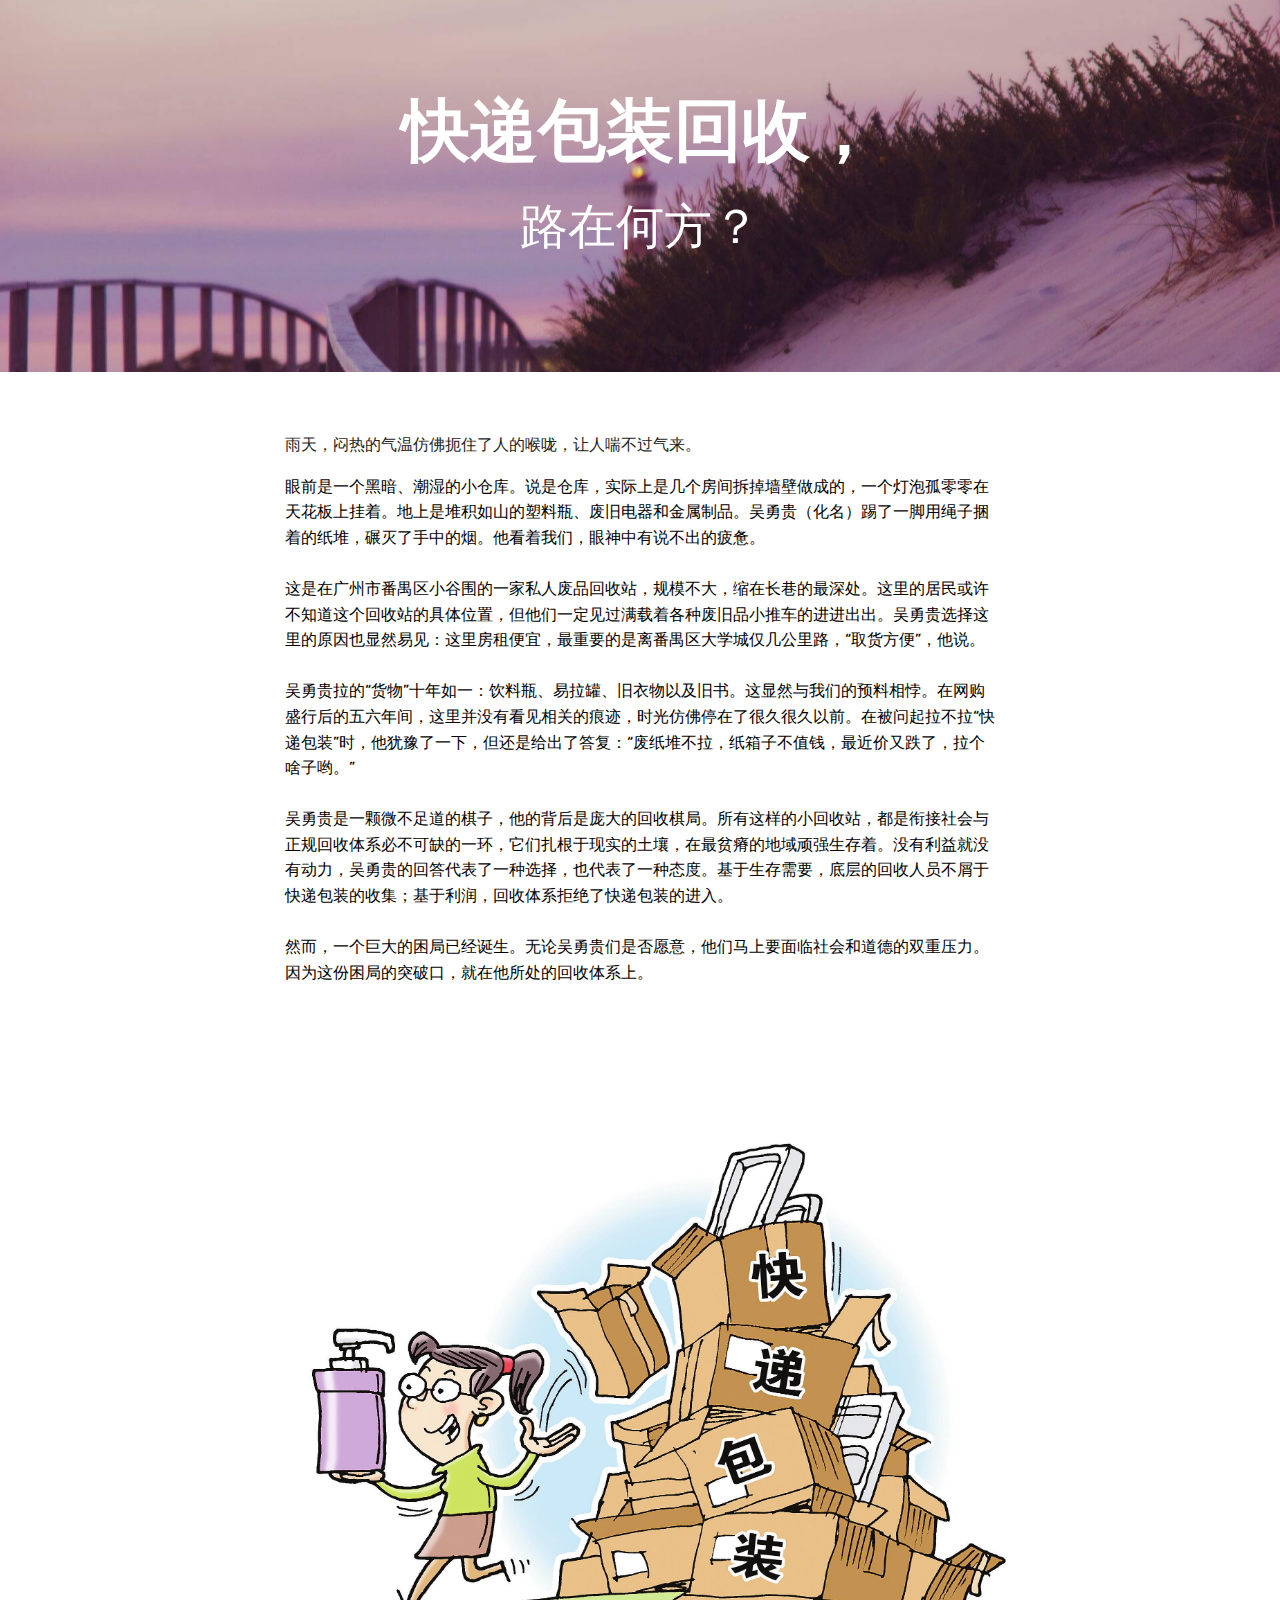
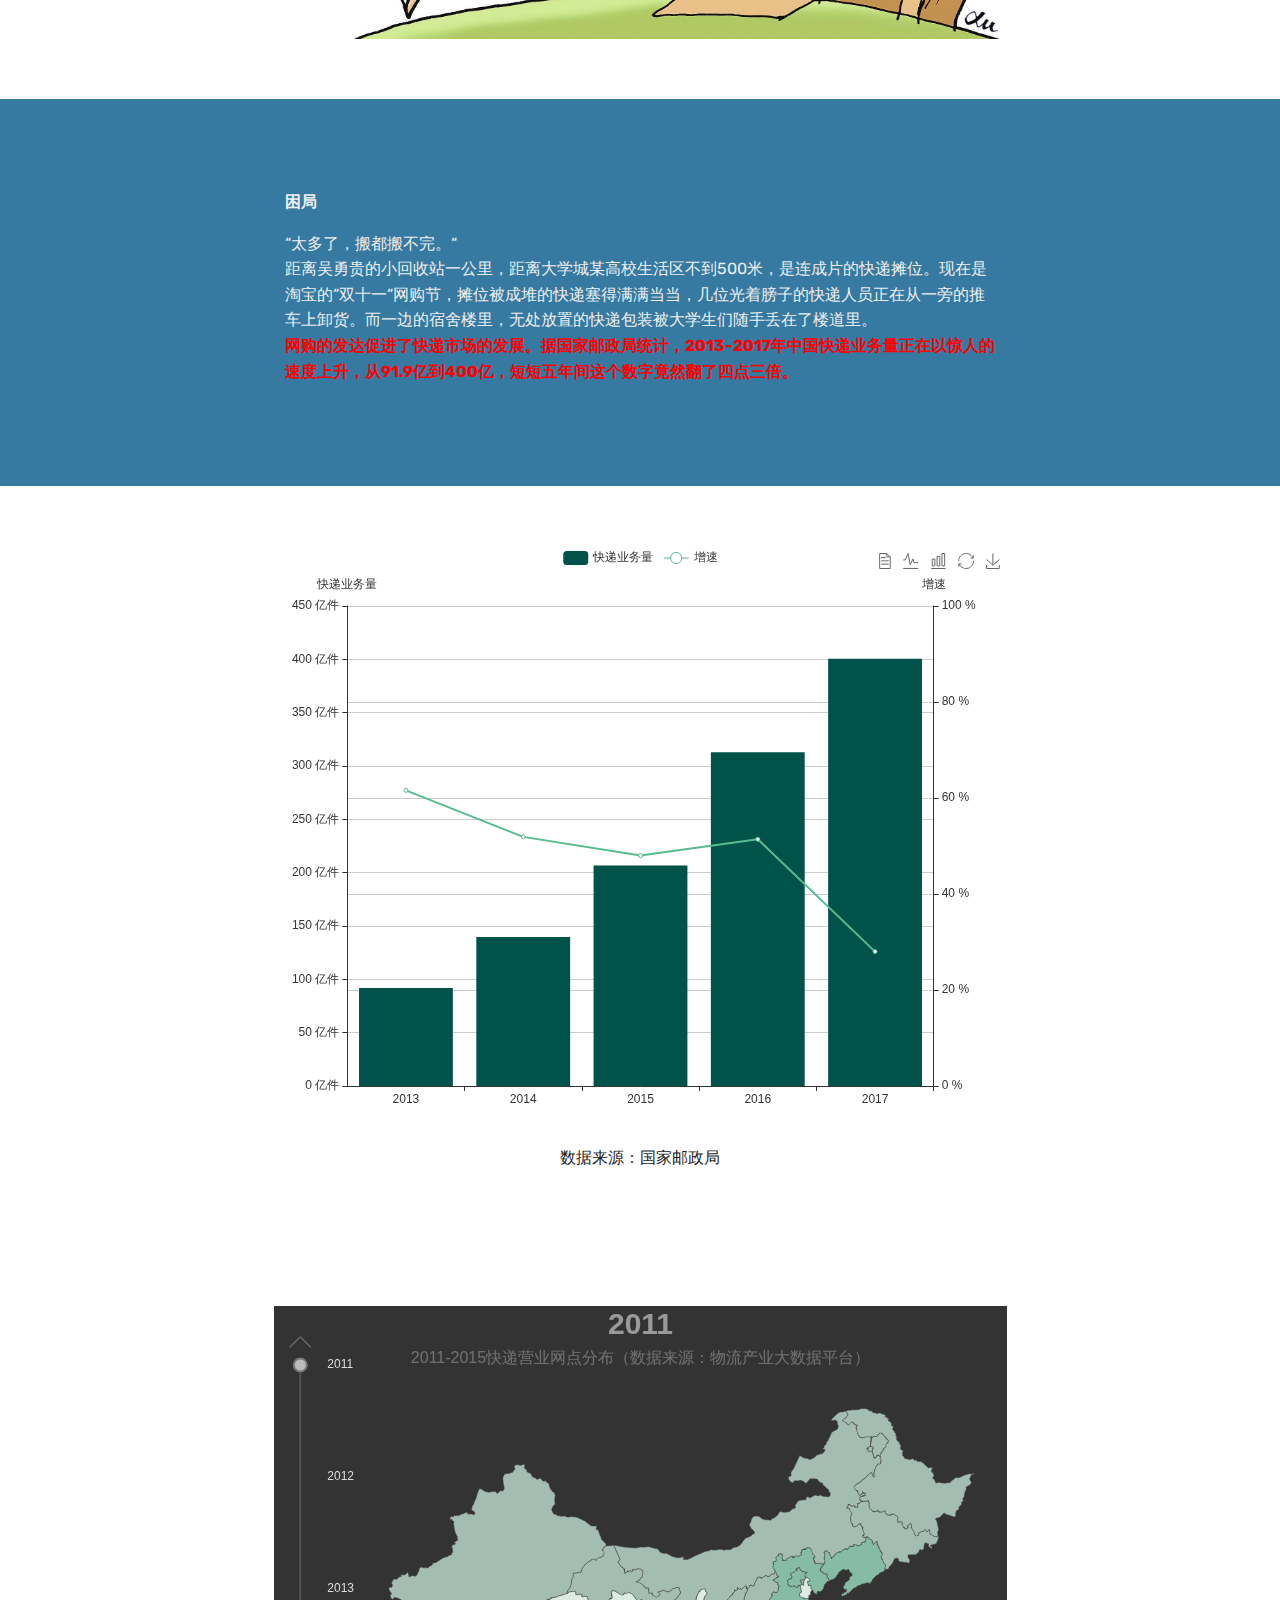
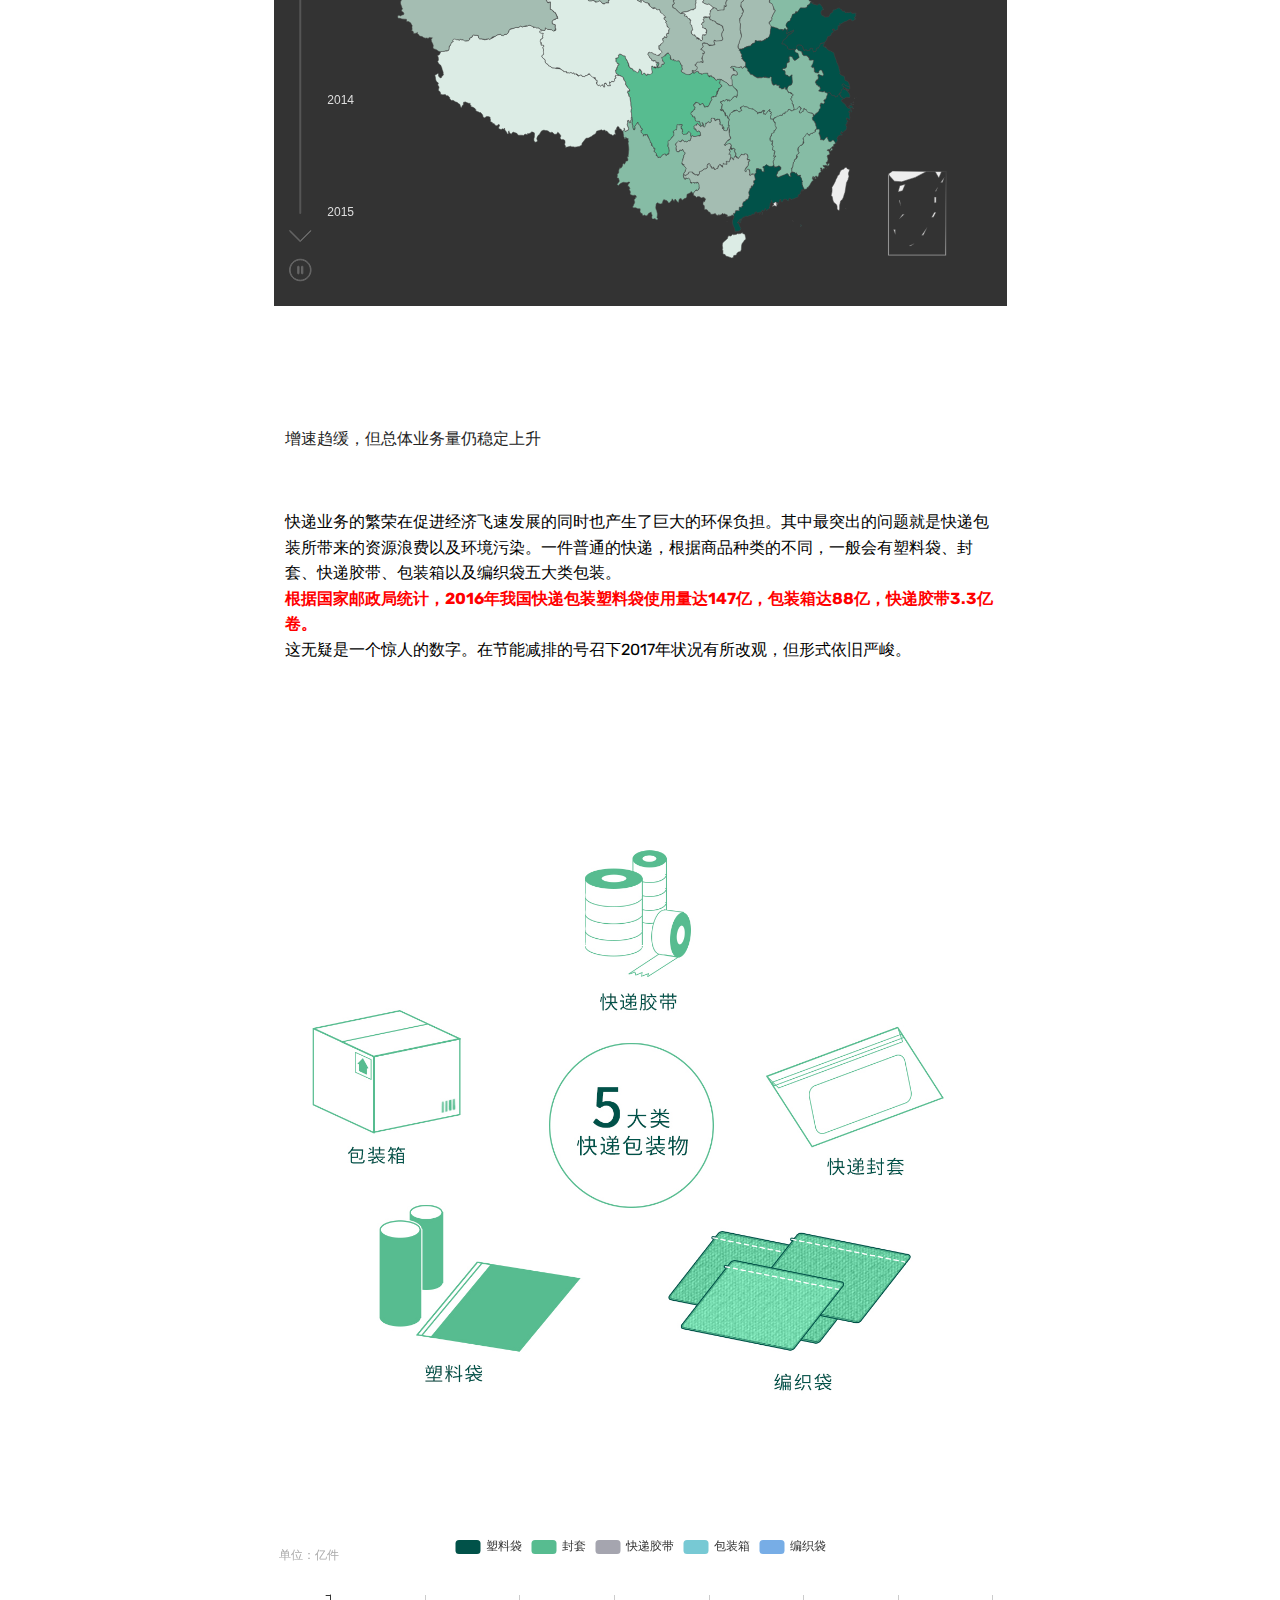
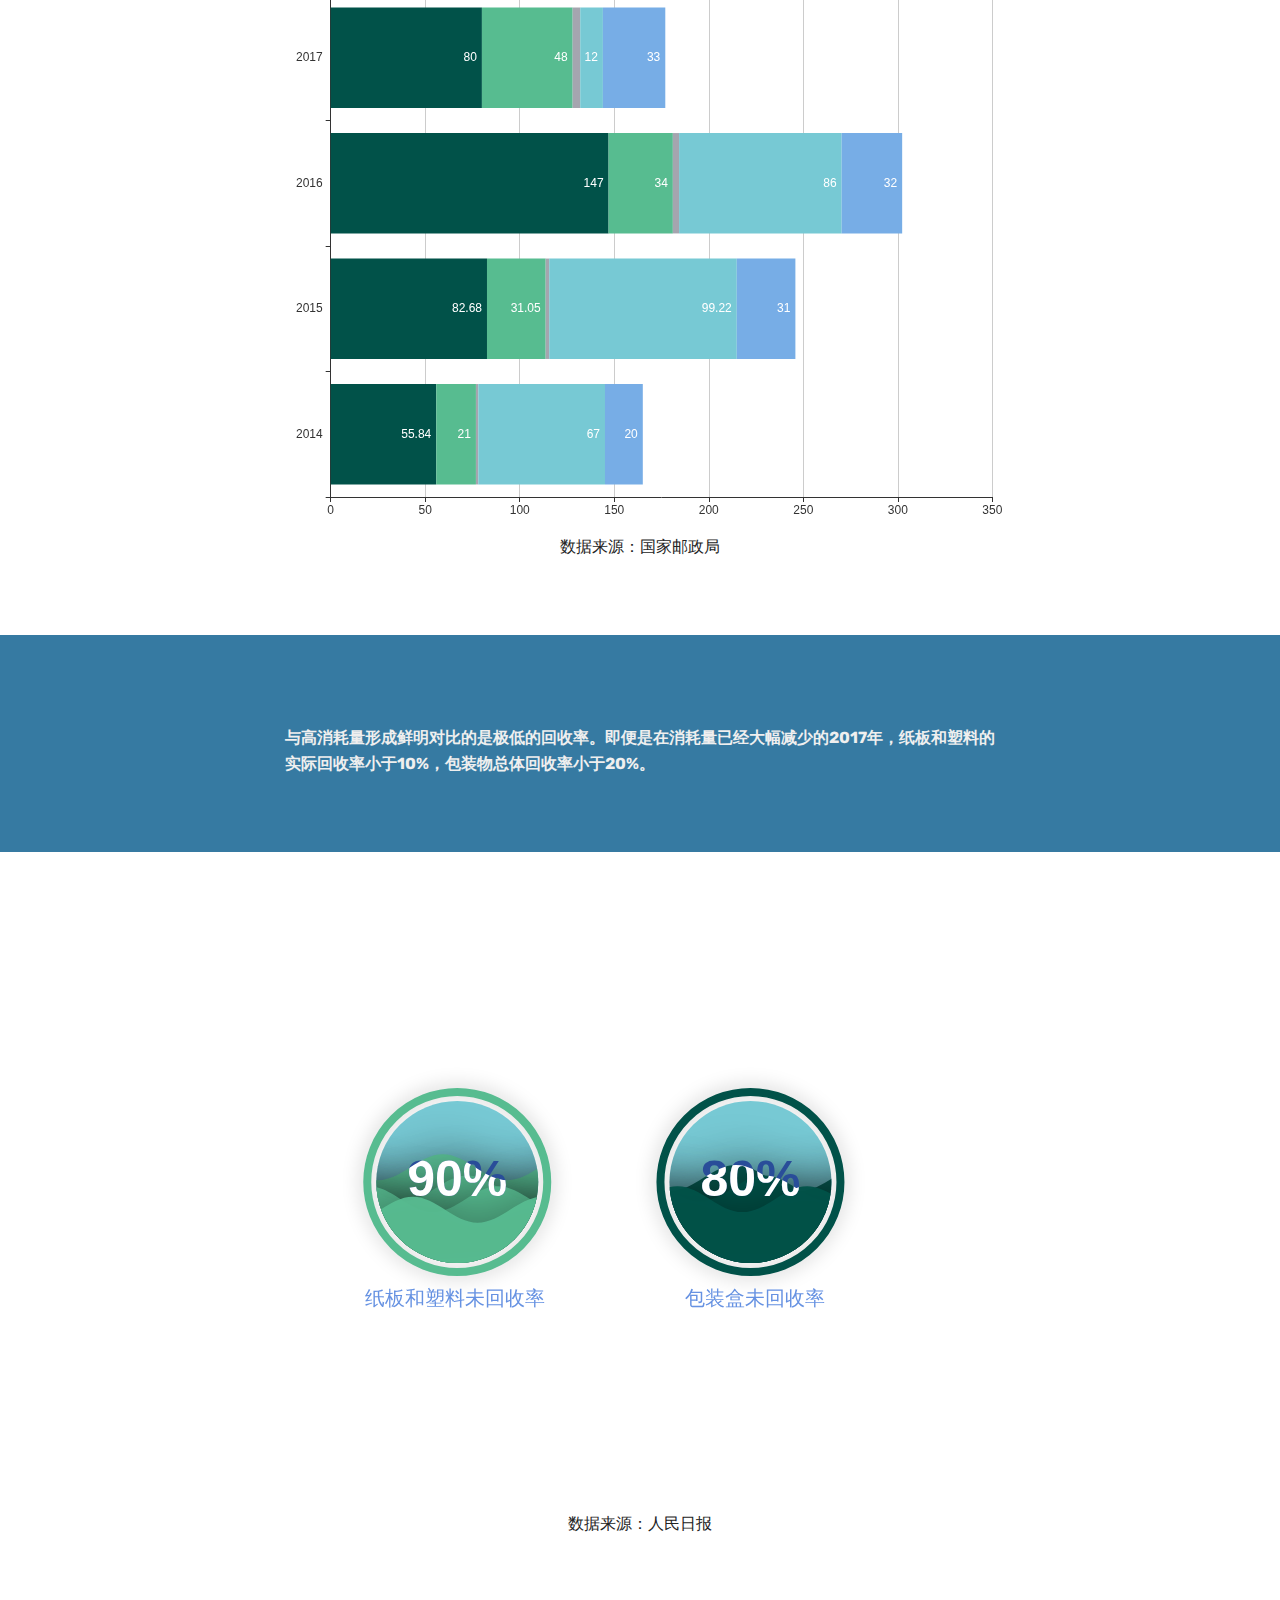
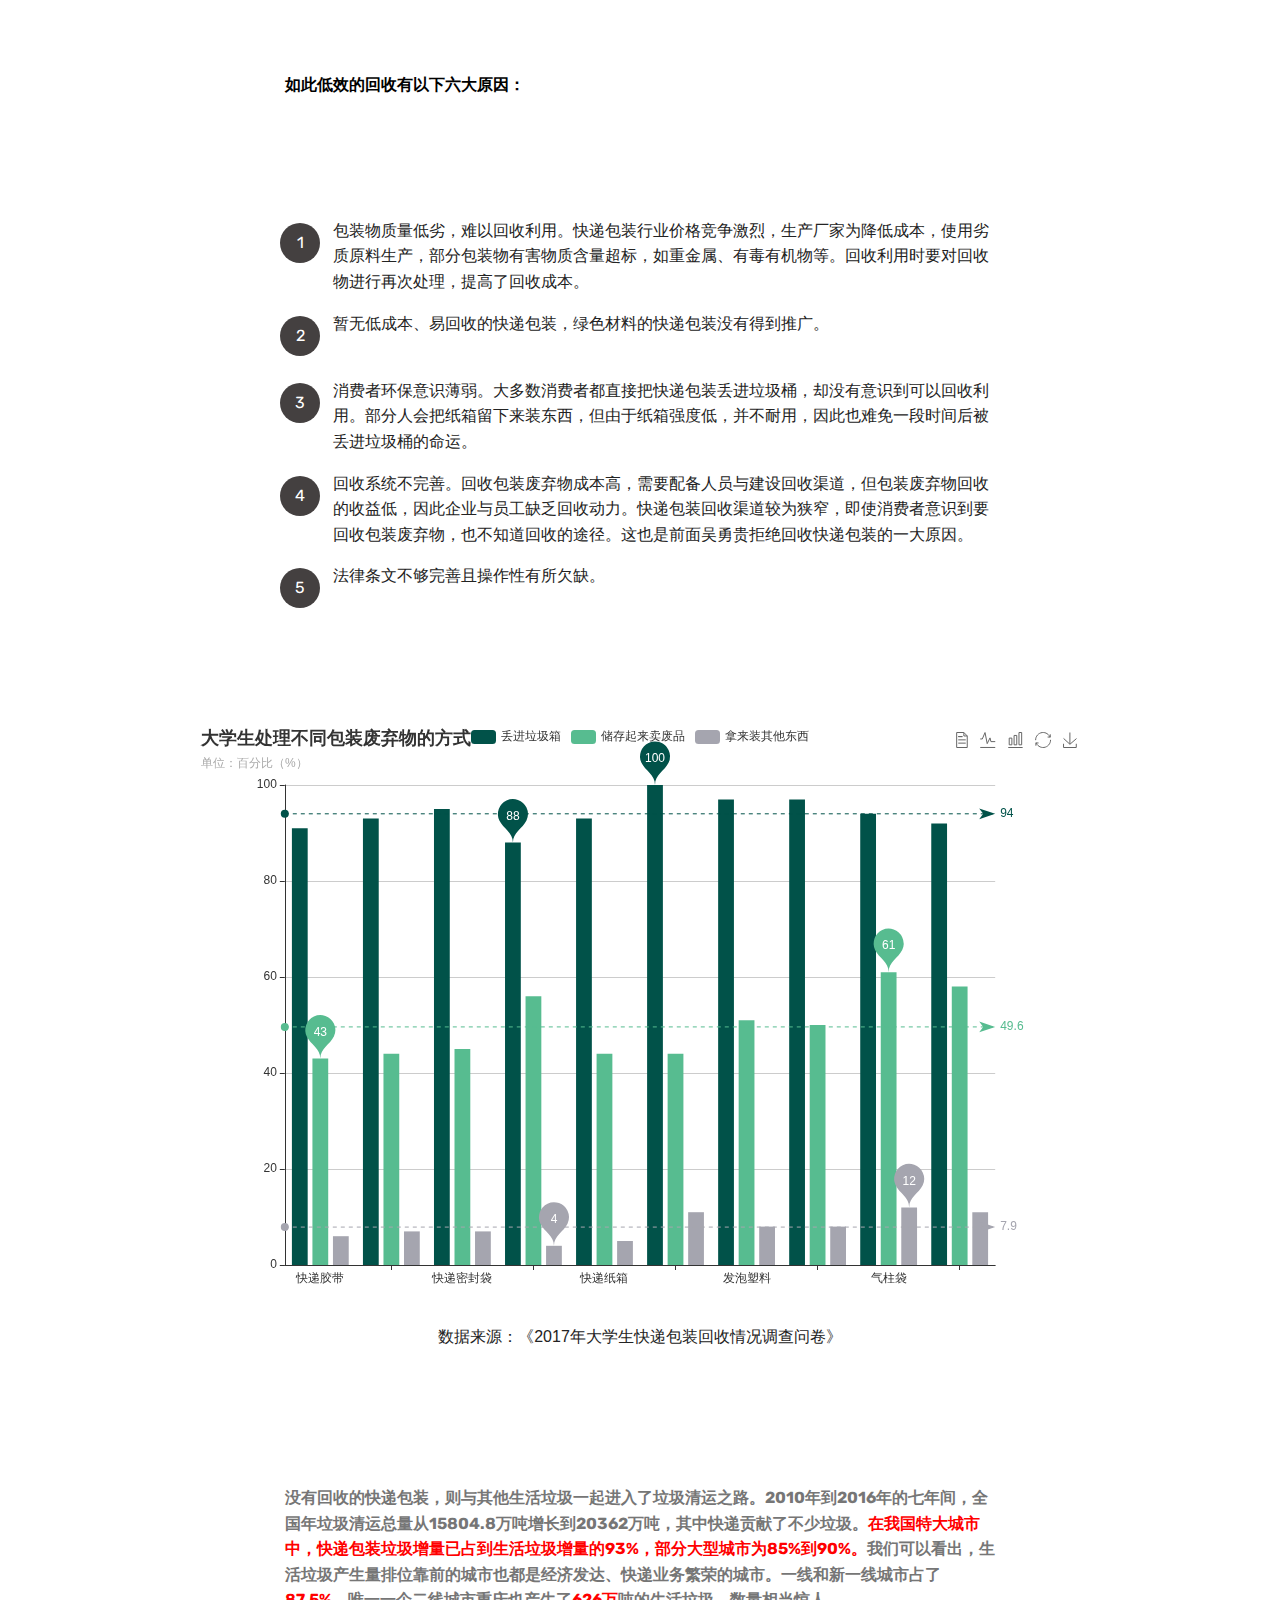
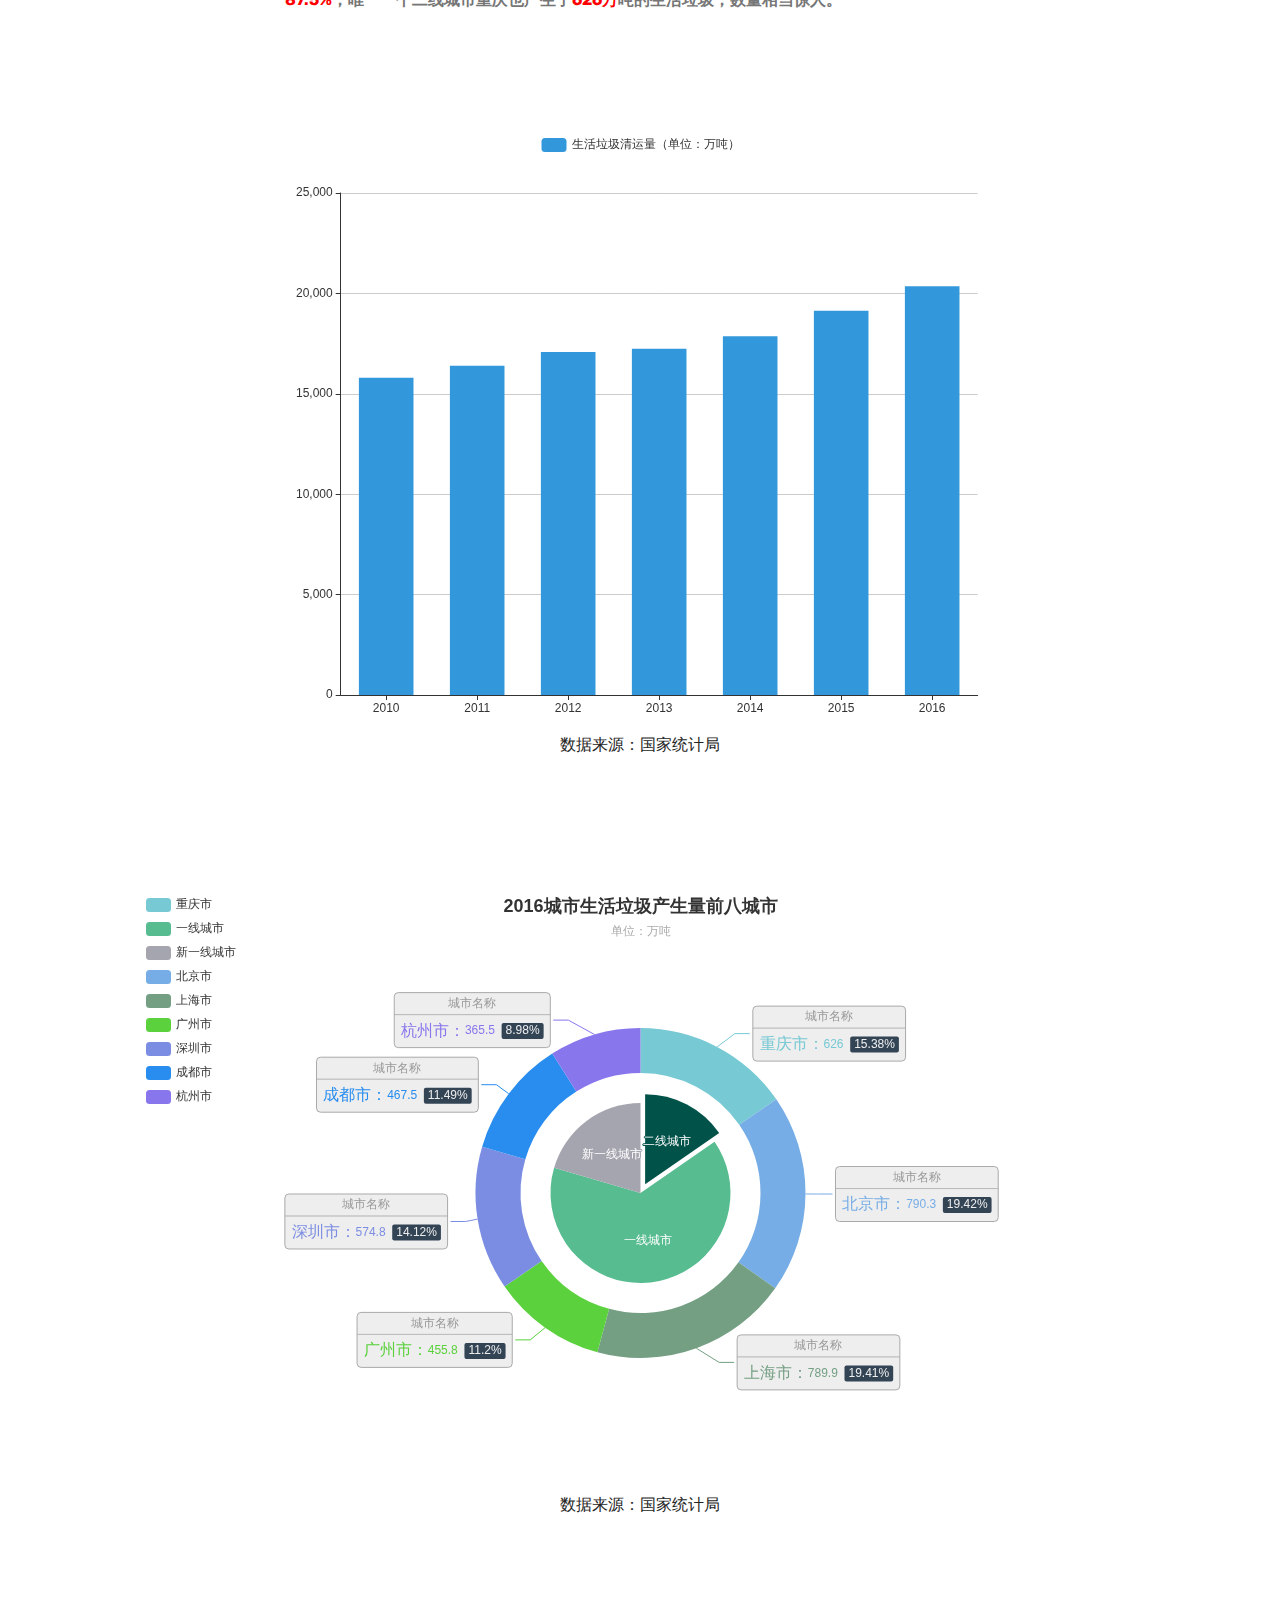
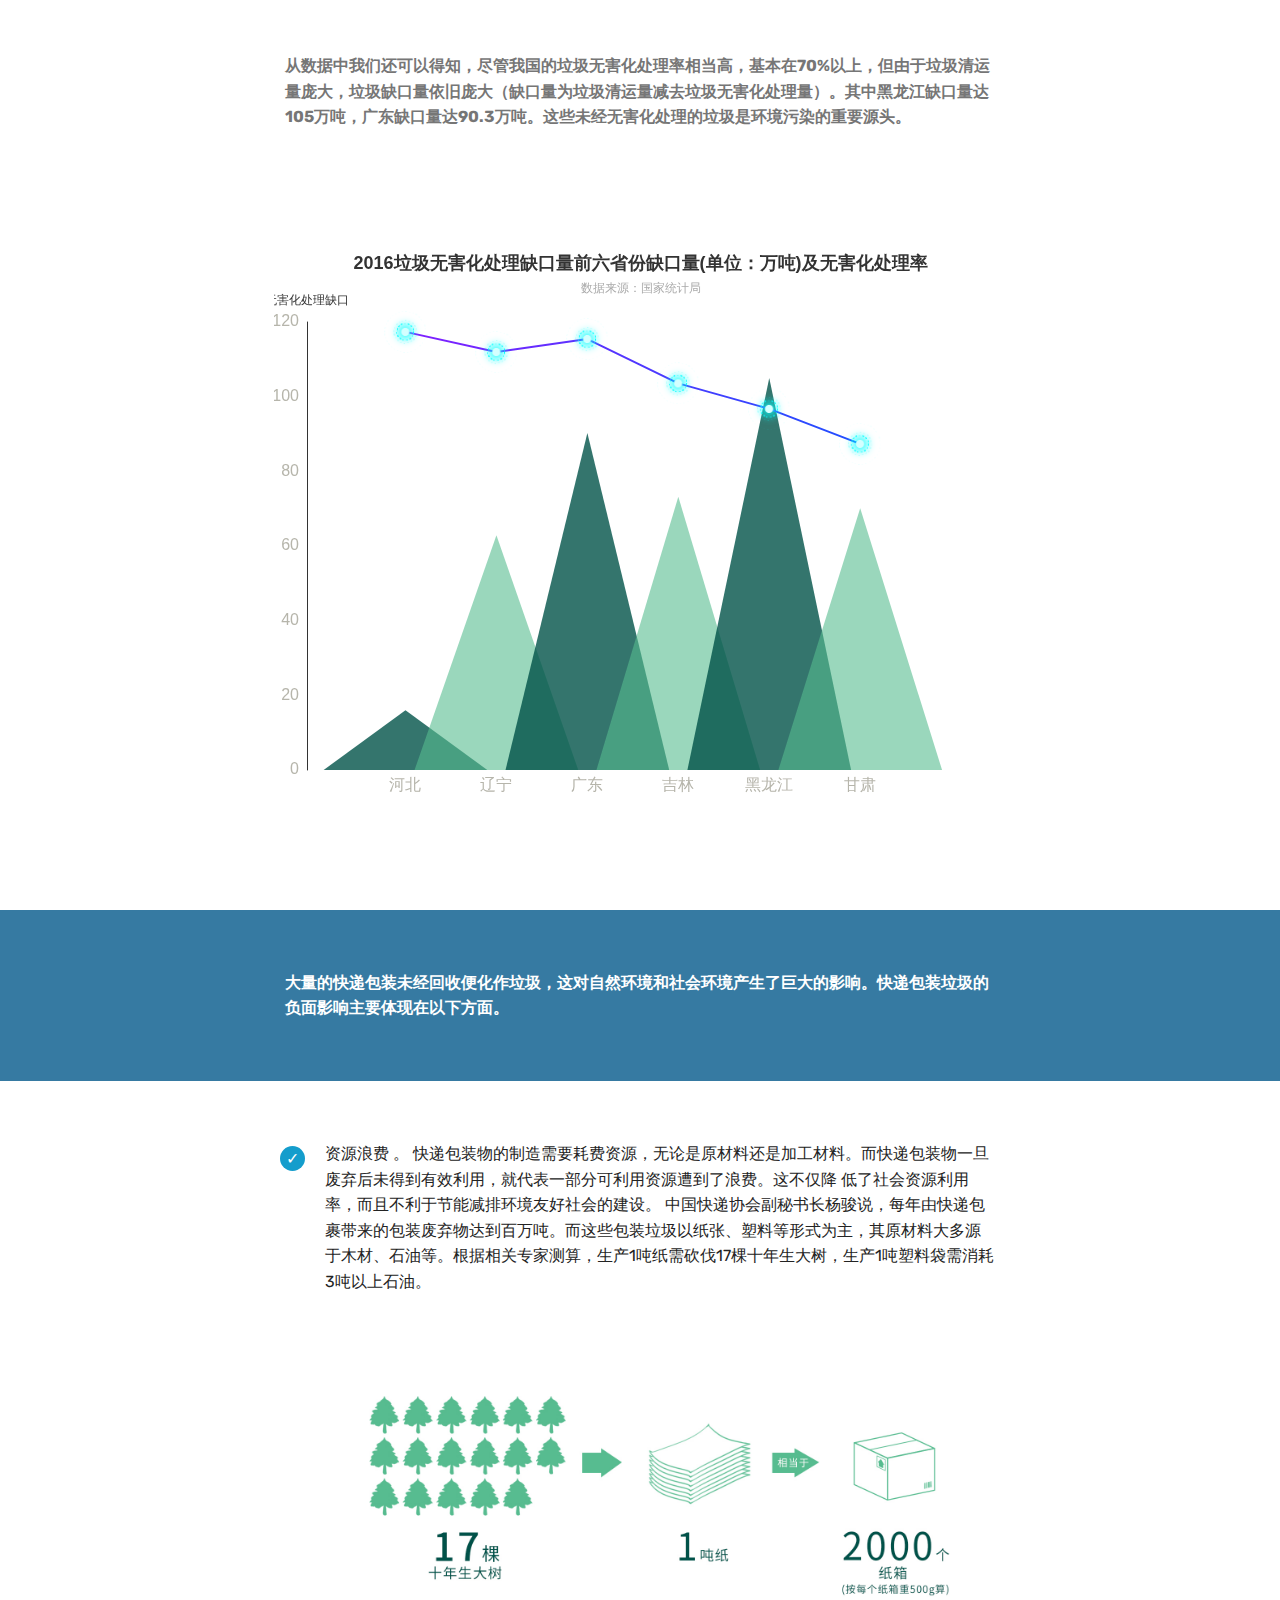
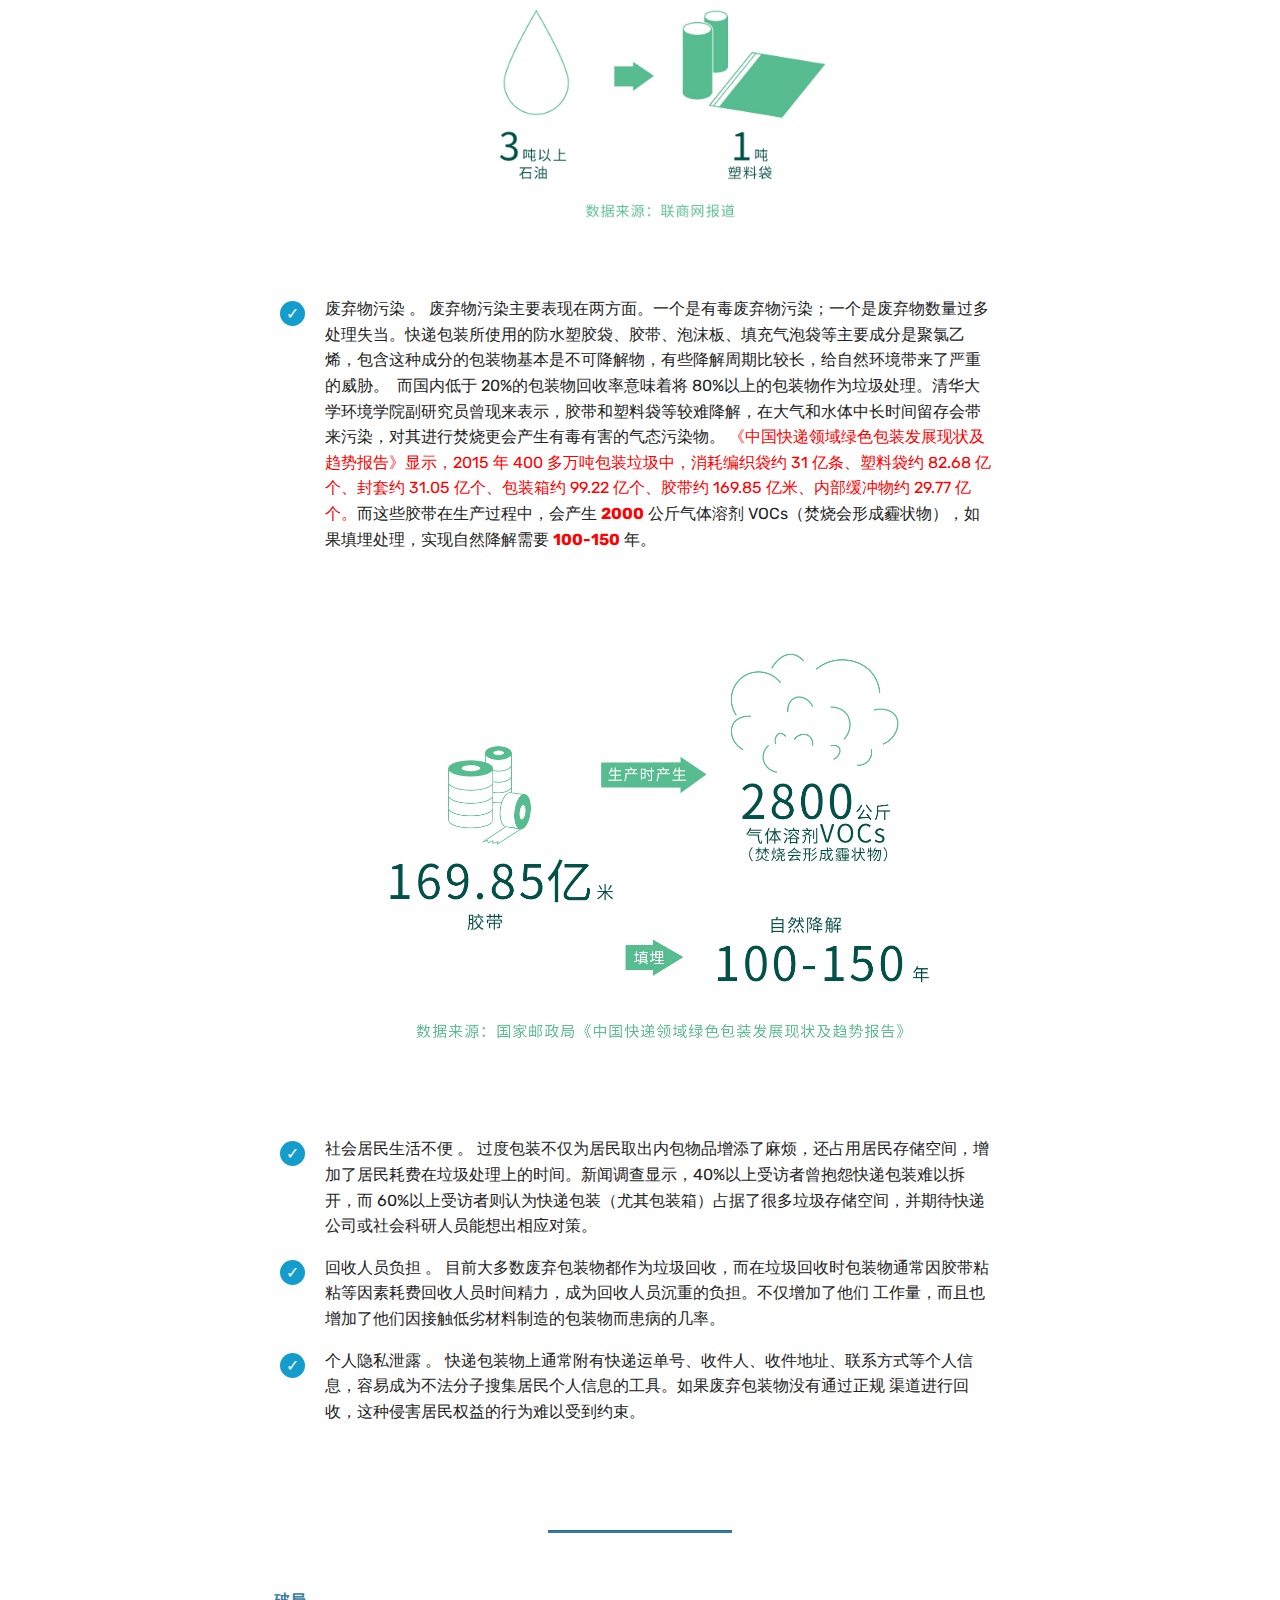
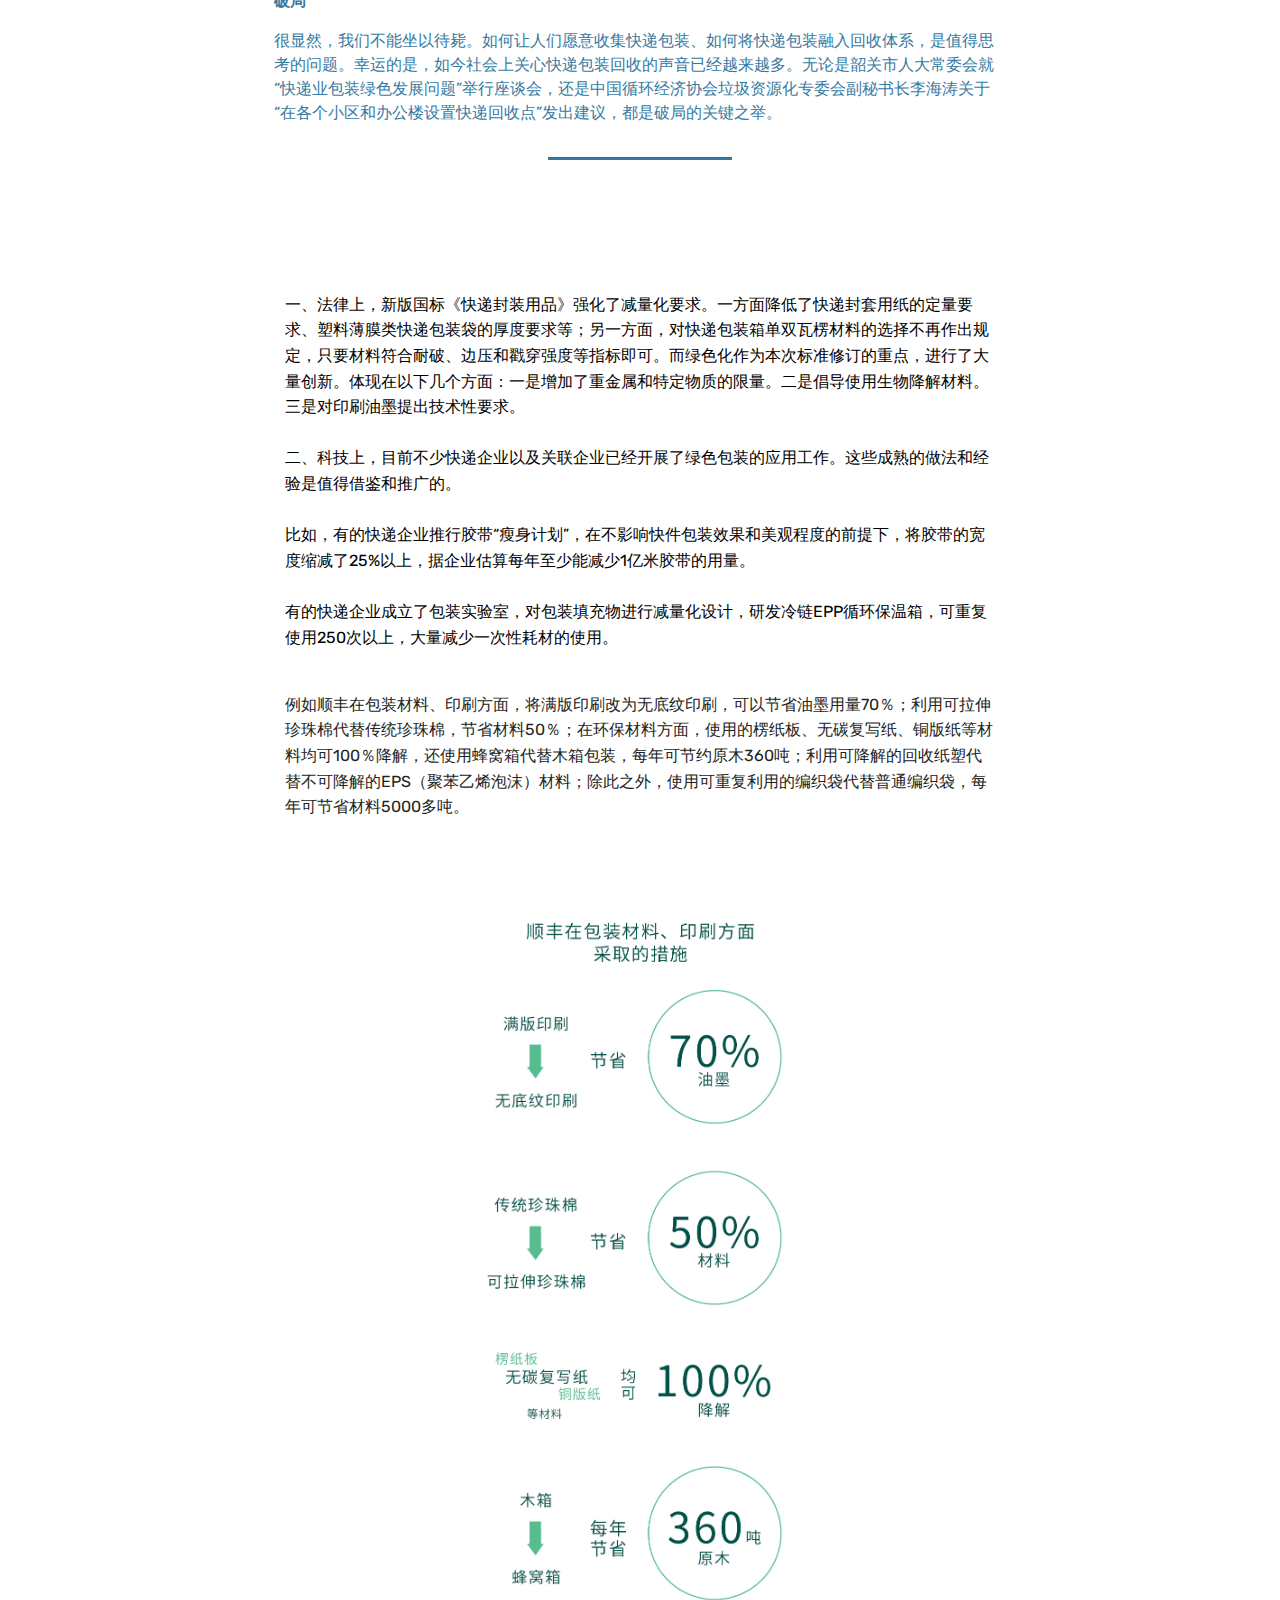
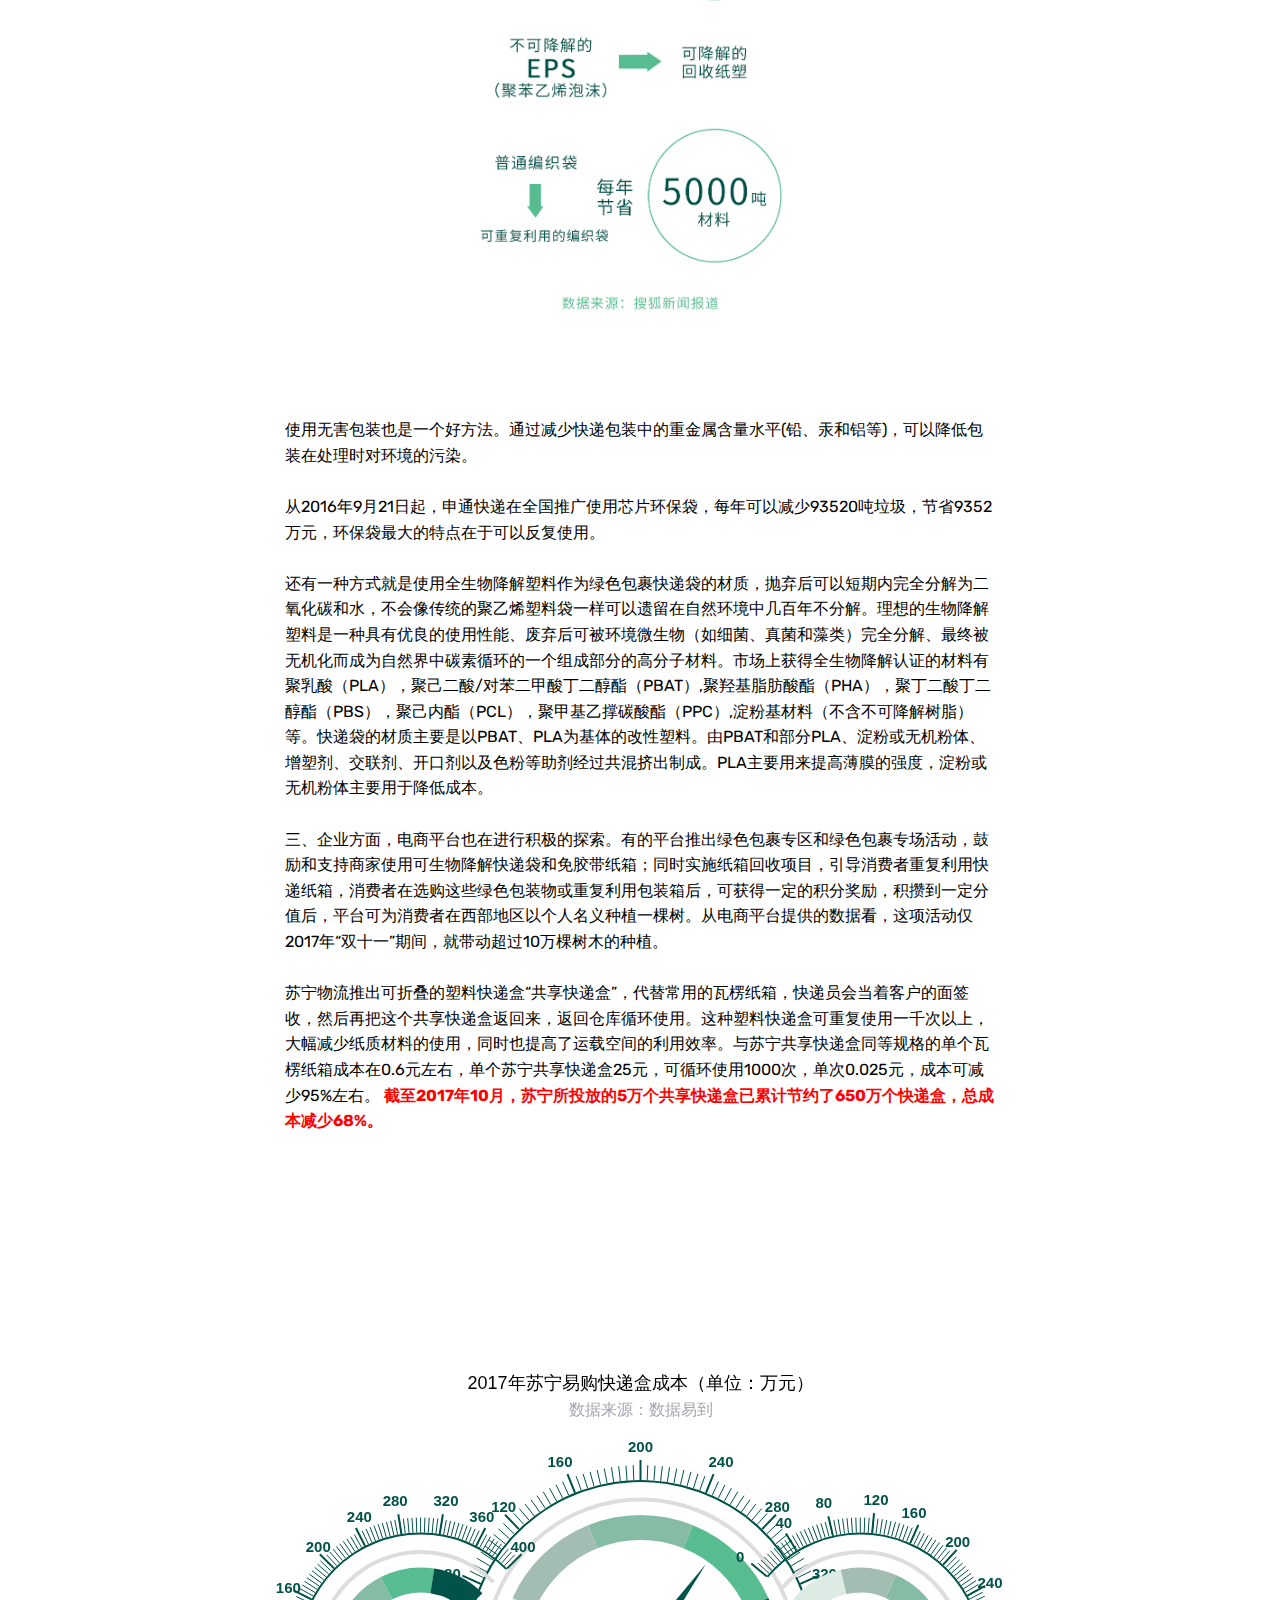
<file: index.html>
<!DOCTYPE html>
<html>

<head>
    <!-- Site made with Mobirise Website Builder v4.8.6, https://mobirise.com -->
    <meta charset="UTF-8">
    <script type="text/javascript" src="echarts.js"></script>
    <script type="text/javascript" src="js/echarts-liquidfill.min.js"></script>
    <script type="text/javascript" src="js/china.js"></script>
    <meta http-equiv="X-UA-Compatible" content="IE=edge">
    <meta name="generator" content="Mobirise v4.8.6, mobirise.com">
    <meta name="viewport" content="width=device-width, initial-scale=1, minimum-scale=1">
    <link rel="shortcut icon" href="assets/images/logo4.png" type="image/x-icon">
    <meta name="description" content="">
    <title>Home</title>
    <link rel="stylesheet" href="assets/web/assets/mobirise-icons/mobirise-icons.css">
    <link rel="stylesheet" href="assets/tether/tether.min.css">
    <link rel="stylesheet" href="assets/bootstrap/css/bootstrap.min.css">
    <link rel="stylesheet" href="assets/bootstrap/css/bootstrap-grid.min.css">
    <link rel="stylesheet" href="assets/bootstrap/css/bootstrap-reboot.min.css">
    <link rel="stylesheet" href="assets/socicon/css/styles.css">
    <link rel="stylesheet" href="assets/theme/css/style.css">
    <link rel="stylesheet" href="assets/mobirise/css/mbr-additional.css" type="text/css">



</head>

<body>
    <section class="header1 cid-r7hHEXvPCP mbr-parallax-background" id="header1-1">





        <div class="container">
            <div class="row justify-content-md-center">
                <div class="mbr-white col-md-10">
                    <h1 class="mbr-section-title align-center mbr-bold pb-3 mbr-fonts-style display-1">
                        快递包装回收，</h1>
                    <h3 class="mbr-section-subtitle align-center mbr-light pb-3 mbr-fonts-style display-2">
                        路在何方？</h3>


                </div>
            </div>
        </div>

    </section>

    <section class="engine"><a href="https://mobirise.info/y">html web templates</a></section>
    <section class="mbr-section article content1 cid-r7hIEdWmOl" id="content1-4">



        <div class="container">
            <div class="media-container-row" style="color: black">
                <div class="mbr-text col-12 col-md-8 mbr-fonts-style display-7">
                    <p>雨天，闷热的气温仿佛扼住了人的喉咙，让人喘不过气来。
                    </p>
                    <p></p>
                    <div style="color: black">眼前是一个黑暗、潮湿的小仓库。说是仓库，实际上是几个房间拆掉墙壁做成的，一个灯泡孤零零在天花板上挂着。地上是堆积如山的塑料瓶、废旧电器和金属制品。吴勇贵（化名）踢了一脚用绳子捆着的纸堆，碾灭了手中的烟。他看着我们，眼神中有说不出的疲惫。
                    </div>
                    <div><br></div>
                    <div style="color: black">这是在广州市番禺区小谷围的一家私人废品回收站，规模不大，缩在长巷的最深处。这里的居民或许不知道这个回收站的具体位置，但他们一定见过满载着各种废旧品小推车的进进出出。吴勇贵选择这里的原因也显然易见：这里房租便宜，最重要的是离番禺区大学城仅几公里路，“取货方便”，他说。
                    </div>
                    <div><br></div>
                    <div style="color: black">吴勇贵拉的“货物”十年如一：饮料瓶、易拉罐、旧衣物以及旧书。这显然与我们的预料相悖。在网购盛行后的五六年间，这里并没有看见相关的痕迹，时光仿佛停在了很久很久以前。在被问起拉不拉“快递包装”时，他犹豫了一下，但还是给出了答复：“废纸堆不拉，纸箱子不值钱，最近价又跌了，拉个啥子哟。”
                    </div>
                    <div><br></div>
                    <div style="color: black">吴勇贵是一颗微不足道的棋子，他的背后是庞大的回收棋局。所有这样的小回收站，都是衔接社会与正规回收体系必不可缺的一环，它们扎根于现实的土壤，在最贫瘠的地域顽强生存着。没有利益就没有动力，吴勇贵的回答代表了一种选择，也代表了一种态度。基于生存需要，底层的回收人员不屑于快递包装的收集；基于利润，回收体系拒绝了快递包装的进入。
                    </div>
                    <div><br></div>
                    <div style="color: black">然而，一个巨大的困局已经诞生。无论吴勇贵们是否愿意，他们马上要面临社会和道德的双重压力。因为这份困局的突破口，就在他所处的回收体系上。
                    </div>

                </div>
            </div>
        </div>
    </section>

    <section class="cid-r7hJ3kKZdB" id="image1-5">



        <figure class="mbr-figure container">
            <div class="image-block" style="width: 66%;">
                <img src="assets/images/p6.jpg" width="1400" alt="Mobirise">

            </div>
        </figure>
    </section>

    <section class="mbr-section article content1 cid-r7hJoDcj3W" id="content1-7">



        <div class="container">
            <div class="media-container-row">
                <div class="mbr-text col-12 col-md-8 mbr-fonts-style display-7">
                    <p><strong>困局
</strong></p>
                    <p></p>
                    <div>“太多了，搬都搬不完。“
                    </div>
                    <div>距离吴勇贵的小回收站一公里，距离大学城某高校生活区不到500米，是连成片的快递摊位。现在是淘宝的“双十一“网购节，摊位被成堆的快递塞得满满当当，几位光着膀子的快递人员正在从一旁的推车上卸货。而一边的宿舍楼里，无处放置的快递包装被大学生们随手丢在了楼道里。
                    </div>
                    <div style="color:red"><strong>网购的发达促进了快递市场的发展。据国家邮政局统计，2013-2017年中国快递业务量正在以惊人的速度上升，从91.9亿到400亿，短短五年间这个数字竟然翻了四点三倍。
                    </strong> </div>
                    <div><strong><br></strong></div>
                    <p></p>
                </div>
            </div>
        </div>
    </section>

    <section class="cid-r7hJtXLcLc" id="image1-8">



        <figure class="mbr-figure container">
            <center>
                <div id='picture1' style="width: 66%;height:600px;">
                    <script type="text/javascript">
                        var myChart = echarts.init(document.getElementById('picture1'));

                        option = {
                            tooltip: {
                                trigger: 'axis',
                                axisPointer: {
                                    type: 'cross',
                                    crossStyle: {
                                        color: '#999'
                                    }
                                }
                            },
                            toolbox: {
                                feature: {
                                    dataView: {
                                        show: true,
                                        readOnly: false
                                    },
                                    magicType: {
                                        show: true,
                                        type: ['line', 'bar']
                                    },
                                    restore: {
                                        show: true
                                    },
                                    saveAsImage: {
                                        show: true
                                    }
                                }
                            },
                            legend: {
                                data: ['快递业务量', '增速']
                            },
                            xAxis: [{
                                type: 'category',
                                data: ['2013', '2014', '2015', '2016', '2017'],
                                axisPointer: {
                                    type: 'shadow'
                                }
                            }],
                            yAxis: [{
                                type: 'value',
                                name: '快递业务量',
                                min: 0,
                                max: 450,
                                interval: 50,
                                axisLabel: {
                                    formatter: '{value} 亿件'
                                }
                            }, {
                                type: 'value',
                                name: '增速',
                                min: 0,
                                max: 100,
                                interval: 20,
                                axisLabel: {
                                    formatter: '{value} %'
                                }
                            }],
                            series: [{
                                    name: '快递业务量',
                                    type: 'bar',
                                    data: [91.9, 139.6, 206.7, 312.8, 400.6]
                                },

                                {
                                    name: '增速',
                                    type: 'line',
                                    yAxisIndex: 1,
                                    data: [61.6, 51.9, 48.0, 51.4, 28.0]
                                }
                            ]
                        };



                        myChart.setOption(option);
                    </script>

                </div>
                <p>数据来源：国家邮政局</p>
            </center>

        </figure>
    </section>
    <section class="cid-r7hLWMQtXa" id="image1-j">



        <figure class="mbr-figure container">
            <center>
                <div id="picture6" style="width: 66%;height:600px;">
                    <script type="text/javascript">
                        var myChart = echarts.init(document.getElementById('picture6'));

                        var all = {
                            "options": [{
                                "series": [{
                                    "center": [100, 38],
                                    "data": [{
                                        "name": "青海",
                                        "value": 165,
                                        "itemStyle": {
                                            "emphasis": {
                                                "areaColor": "#77C9D4"
                                            },
                                            "normal": {
                                                "areaColor": "#dcece5"
                                            }
                                        }
                                    }, {
                                        "name": "西藏",
                                        "value": 225,
                                        "itemStyle": {
                                            "emphasis": {
                                                "areaColor": "#77C9D4"
                                            },
                                            "normal": {
                                                "areaColor": "#dcece5"
                                            }
                                        }
                                    }, {
                                        "name": "新疆",
                                        "value": 1231,
                                        "itemStyle": {
                                            "emphasis": {
                                                "areaColor": "#77C9D4"
                                            },
                                            "normal": {
                                                "areaColor": "#a4bdb2"
                                            }
                                        }
                                    }, {
                                        "name": "重庆",
                                        "value": 2276,
                                        "itemStyle": {
                                            "emphasis": {
                                                "areaColor": "#77C9D4"
                                            },
                                            "normal": {
                                                "areaColor": "#86bca5"
                                            }
                                        }
                                    }, {
                                        "name": "宁夏",
                                        "value": 317,
                                        "itemStyle": {
                                            "emphasis": {
                                                "areaColor": "#77C9D4"
                                            },
                                            "normal": {
                                                "areaColor": "#dcece5"
                                            }
                                        }
                                    }, {
                                        "name": "云南",
                                        "value": 2134,
                                        "itemStyle": {
                                            "emphasis": {
                                                "areaColor": "#77C9D4"
                                            },
                                            "normal": {
                                                "areaColor": "#86bca5"
                                            }
                                        }
                                    }, {
                                        "name": "甘肃",
                                        "value": 1471,
                                        "itemStyle": {
                                            "emphasis": {
                                                "areaColor": "#77C9D4"
                                            },
                                            "normal": {
                                                "areaColor": "#a4bdb2"
                                            }
                                        }
                                    }, {
                                        "name": "贵州",
                                        "value": 1637,
                                        "itemStyle": {
                                            "emphasis": {
                                                "areaColor": "#77C9D4"
                                            },
                                            "normal": {
                                                "areaColor": "#a4bdb2"
                                            }
                                        }
                                    }, {
                                        "name": "辽宁",
                                        "value": 2545,
                                        "itemStyle": {
                                            "emphasis": {
                                                "areaColor": "#77C9D4"
                                            },
                                            "normal": {
                                                "areaColor": "#86bca5"
                                            }
                                        }
                                    }, {
                                        "name": "广西",
                                        "value": 1941,
                                        "itemStyle": {
                                            "emphasis": {
                                                "areaColor": "#77C9D4"
                                            },
                                            "normal": {
                                                "areaColor": "#a4bdb2"
                                            }
                                        }
                                    }, {
                                        "name": "四川",
                                        "value": 3938,
                                        "itemStyle": {
                                            "emphasis": {
                                                "areaColor": "#77C9D4"
                                            },
                                            "normal": {
                                                "areaColor": "#57BC90"
                                            }
                                        }
                                    }, {
                                        "name": "吉林",
                                        "value": 1429,
                                        "itemStyle": {
                                            "emphasis": {
                                                "areaColor": "#77C9D4"
                                            },
                                            "normal": {
                                                "areaColor": "#a4bdb2"
                                            }
                                        }
                                    }, {
                                        "name": "黑龙江",
                                        "value": 1654,
                                        "itemStyle": {
                                            "emphasis": {
                                                "areaColor": "#77C9D4"
                                            },
                                            "normal": {
                                                "areaColor": "#a4bdb2"
                                            }
                                        }
                                    }, {
                                        "name": "上海",
                                        "value": 5208,
                                        "itemStyle": {
                                            "emphasis": {
                                                "areaColor": "#77C9D4"
                                            },
                                            "normal": {
                                                "areaColor": "#015249"
                                            }
                                        }
                                    }, {
                                        "name": "江西",
                                        "value": 2142,
                                        "itemStyle": {
                                            "emphasis": {
                                                "areaColor": "#77C9D4"
                                            },
                                            "normal": {
                                                "areaColor": "#86bca5"
                                            }
                                        }
                                    }, {
                                        "name": "广东",
                                        "value": 7070,
                                        "itemStyle": {
                                            "emphasis": {
                                                "areaColor": "#77C9D4"
                                            },
                                            "normal": {
                                                "areaColor": "#015249"
                                            }
                                        }
                                    }, {
                                        "name": "内蒙古",
                                        "value": 1112,
                                        "itemStyle": {
                                            "emphasis": {
                                                "areaColor": "#77C9D4"
                                            },
                                            "normal": {
                                                "areaColor": "#a4bdb2"
                                            }
                                        }
                                    }, {
                                        "name": "陕西",
                                        "value": 1842,
                                        "itemStyle": {
                                            "emphasis": {
                                                "areaColor": "#77C9D4"
                                            },
                                            "normal": {
                                                "areaColor": "#a4bdb2"
                                            }
                                        }
                                    }, {
                                        "name": "天津",
                                        "value": 765,
                                        "itemStyle": {
                                            "emphasis": {
                                                "areaColor": "#77C9D4"
                                            },
                                            "normal": {
                                                "areaColor": "#dcece5"
                                            }
                                        }
                                    }, {
                                        "name": "湖南",
                                        "value": 2510,
                                        "itemStyle": {
                                            "emphasis": {
                                                "areaColor": "#77C9D4"
                                            },
                                            "normal": {
                                                "areaColor": "#86bca5"
                                            }
                                        }
                                    }, {
                                        "name": "福建",
                                        "value": 2288,
                                        "itemStyle": {
                                            "emphasis": {
                                                "areaColor": "#77C9D4"
                                            },
                                            "normal": {
                                                "areaColor": "#86bca5"
                                            }
                                        }
                                    }, {
                                        "name": "浙江",
                                        "value": 3965,
                                        "itemStyle": {
                                            "emphasis": {
                                                "areaColor": "#77C9D4"
                                            },
                                            "normal": {
                                                "areaColor": "#015249"
                                            }
                                        }
                                    }, {
                                        "name": "北京",
                                        "value": 2507,
                                        "itemStyle": {
                                            "emphasis": {
                                                "areaColor": "#77C9D4"
                                            },
                                            "normal": {
                                                "areaColor": "#86bca5"
                                            }
                                        }
                                    }, {
                                        "name": "海南",
                                        "value": 632,
                                        "itemStyle": {
                                            "emphasis": {
                                                "areaColor": "#77C9D4"
                                            },
                                            "normal": {
                                                "areaColor": "#dcece5"
                                            }
                                        }
                                    }, {
                                        "name": "河南",
                                        "value": 4325,
                                        "itemStyle": {
                                            "emphasis": {
                                                "areaColor": "#77C9D4"
                                            },
                                            "normal": {
                                                "areaColor": "#015249"
                                            }
                                        }
                                    }, {
                                        "name": "湖北",
                                        "value": 2569,
                                        "itemStyle": {
                                            "emphasis": {
                                                "areaColor": "#77C9D4"
                                            },
                                            "normal": {
                                                "areaColor": "#86bca5"
                                            }
                                        }
                                    }, {
                                        "name": "安徽",
                                        "value": 2260,
                                        "itemStyle": {
                                            "emphasis": {
                                                "areaColor": "#77C9D4"
                                            },
                                            "normal": {
                                                "areaColor": "#86bca5"
                                            }
                                        }
                                    }, {
                                        "name": "江苏",
                                        "value": 5837,
                                        "itemStyle": {
                                            "emphasis": {
                                                "areaColor": "#77C9D4"
                                            },
                                            "normal": {
                                                "areaColor": "#015249"
                                            }
                                        }
                                    }, {
                                        "name": "山西",
                                        "value": 1300,
                                        "itemStyle": {
                                            "emphasis": {
                                                "areaColor": "#77C9D4"
                                            },
                                            "normal": {
                                                "areaColor": "#a4bdb2"
                                            }
                                        }
                                    }, {
                                        "name": "山东",
                                        "value": 5506,
                                        "itemStyle": {
                                            "emphasis": {
                                                "areaColor": "#77C9D4"
                                            },
                                            "normal": {
                                                "areaColor": "#015249"
                                            }
                                        }
                                    }, {
                                        "name": "河北",
                                        "value": 2461,
                                        "itemStyle": {
                                            "emphasis": {
                                                "areaColor": "#77C9D4"
                                            },
                                            "normal": {
                                                "areaColor": "#86bca5"
                                            }
                                        }
                                    }],
                                    "label": {
                                        "emphasis": {
                                            "show": false
                                        },
                                        "normal": {
                                            "show": false
                                        }
                                    },
                                    "mapType": "china",
                                    "roam": false,
                                    "type": "map"
                                }],
                                "title": {
                                    "text": "2011"
                                }
                            }, {
                                "series": [{
                                    "center": [100, 38],
                                    "data": [{
                                        "name": "青海",
                                        "value": 241,
                                        "itemStyle": {
                                            "emphasis": {
                                                "areaColor": "#77C9D4"
                                            },
                                            "normal": {
                                                "areaColor": "#dcece5"
                                            }
                                        }
                                    }, {
                                        "name": "新疆",
                                        "value": 1554,
                                        "itemStyle": {
                                            "emphasis": {
                                                "areaColor": "#77C9D4"
                                            },
                                            "normal": {
                                                "areaColor": "#a4bdb2"
                                            }
                                        }
                                    }, {
                                        "name": "西藏",
                                        "value": 247,
                                        "itemStyle": {
                                            "emphasis": {
                                                "areaColor": "#77C9D4"
                                            },
                                            "normal": {
                                                "areaColor": "#dcece5"
                                            }
                                        }
                                    }, {
                                        "name": "重庆",
                                        "value": 2506,
                                        "itemStyle": {
                                            "emphasis": {
                                                "areaColor": "#77C9D4"
                                            },
                                            "normal": {
                                                "areaColor": "#a4bdb2"
                                            }
                                        }
                                    }, {
                                        "name": "宁夏",
                                        "value": 364,
                                        "itemStyle": {
                                            "emphasis": {
                                                "areaColor": "#77C9D4"
                                            },
                                            "normal": {
                                                "areaColor": "#dcece5"
                                            }
                                        }
                                    }, {
                                        "name": "贵州",
                                        "value": 1921,
                                        "itemStyle": {
                                            "emphasis": {
                                                "areaColor": "#77C9D4"
                                            },
                                            "normal": {
                                                "areaColor": "#a4bdb2"
                                            }
                                        }
                                    }, {
                                        "name": "云南",
                                        "value": 2598,
                                        "itemStyle": {
                                            "emphasis": {
                                                "areaColor": "#77C9D4"
                                            },
                                            "normal": {
                                                "areaColor": "#a4bdb2"
                                            }
                                        }
                                    }, {
                                        "name": "广西",
                                        "value": 2304,
                                        "itemStyle": {
                                            "emphasis": {
                                                "areaColor": "#77C9D4"
                                            },
                                            "normal": {
                                                "areaColor": "#a4bdb2"
                                            }
                                        }
                                    }, {
                                        "name": "甘肃",
                                        "value": 1697,
                                        "itemStyle": {
                                            "emphasis": {
                                                "areaColor": "#77C9D4"
                                            },
                                            "normal": {
                                                "areaColor": "#a4bdb2"
                                            }
                                        }
                                    }, {
                                        "name": "辽宁",
                                        "value": 3087,
                                        "itemStyle": {
                                            "emphasis": {
                                                "areaColor": "#77C9D4"
                                            },
                                            "normal": {
                                                "areaColor": "#86bca5"
                                            }
                                        }
                                    }, {
                                        "name": "黑龙江",
                                        "value": 1881,
                                        "itemStyle": {
                                            "emphasis": {
                                                "areaColor": "#77C9D4"
                                            },
                                            "normal": {
                                                "areaColor": "#a4bdb2"
                                            }
                                        }
                                    }, {
                                        "name": "上海",
                                        "value": 3792,
                                        "itemStyle": {
                                            "emphasis": {
                                                "areaColor": "#77C9D4"
                                            },
                                            "normal": {
                                                "areaColor": "#86bca5"
                                            }
                                        }
                                    }, {
                                        "name": "四川",
                                        "value": 6217,
                                        "itemStyle": {
                                            "emphasis": {
                                                "areaColor": "#77C9D4"
                                            },
                                            "normal": {
                                                "areaColor": "#015249"
                                            }
                                        }
                                    }, {
                                        "name": "吉林",
                                        "value": 1601,
                                        "itemStyle": {
                                            "emphasis": {
                                                "areaColor": "#77C9D4"
                                            },
                                            "normal": {
                                                "areaColor": "#a4bdb2"
                                            }
                                        }
                                    }, {
                                        "name": "湖南",
                                        "value": 2846,
                                        "itemStyle": {
                                            "emphasis": {
                                                "areaColor": "#77C9D4"
                                            },
                                            "normal": {
                                                "areaColor": "#86bca5"
                                            }
                                        }
                                    }, {
                                        "name": "江西",
                                        "value": 2369,
                                        "itemStyle": {
                                            "emphasis": {
                                                "areaColor": "#77C9D4"
                                            },
                                            "normal": {
                                                "areaColor": "#a4bdb2"
                                            }
                                        }
                                    }, {
                                        "name": "内蒙古",
                                        "value": 1596,
                                        "itemStyle": {
                                            "emphasis": {
                                                "areaColor": "#77C9D4"
                                            },
                                            "normal": {
                                                "areaColor": "#a4bdb2"
                                            }
                                        }
                                    }, {
                                        "name": "福建",
                                        "value": 3117,
                                        "itemStyle": {
                                            "emphasis": {
                                                "areaColor": "#77C9D4"
                                            },
                                            "normal": {
                                                "areaColor": "#86bca5"
                                            }
                                        }
                                    }, {
                                        "name": "广东",
                                        "value": 10015,
                                        "itemStyle": {
                                            "emphasis": {
                                                "areaColor": "#77C9D4"
                                            },
                                            "normal": {
                                                "areaColor": "#015249"
                                            }
                                        }
                                    }, {
                                        "name": "陕西",
                                        "value": 2312,
                                        "itemStyle": {
                                            "emphasis": {
                                                "areaColor": "#77C9D4"
                                            },
                                            "normal": {
                                                "areaColor": "#86bca5"
                                            }
                                        }
                                    }, {
                                        "name": "浙江",
                                        "value": 5155,
                                        "itemStyle": {
                                            "emphasis": {
                                                "areaColor": "#77C9D4"
                                            },
                                            "normal": {
                                                "areaColor": "#015249"
                                            }
                                        }
                                    }, {
                                        "name": "天津",
                                        "value": 1068,
                                        "itemStyle": {
                                            "emphasis": {
                                                "areaColor": "#77C9D4"
                                            },
                                            "normal": {
                                                "areaColor": "#dcece5"
                                            }
                                        }
                                    }, {
                                        "name": "北京",
                                        "value": 3052,
                                        "itemStyle": {
                                            "emphasis": {
                                                "areaColor": "#77C9D4"
                                            },
                                            "normal": {
                                                "areaColor": "#86bca5"
                                            }
                                        }
                                    }, {
                                        "name": "安徽",
                                        "value": 2434,
                                        "itemStyle": {
                                            "emphasis": {
                                                "areaColor": "#77C9D4"
                                            },
                                            "normal": {
                                                "areaColor": "#a4bdb2"
                                            }
                                        }
                                    }, {
                                        "name": "河南",
                                        "value": 4035,
                                        "itemStyle": {
                                            "emphasis": {
                                                "areaColor": "#77C9D4"
                                            },
                                            "normal": {
                                                "areaColor": "#57BC90"
                                            }
                                        }
                                    }, {
                                        "name": "湖北",
                                        "value": 4305,
                                        "itemStyle": {
                                            "emphasis": {
                                                "areaColor": "#77C9D4"
                                            },
                                            "normal": {
                                                "areaColor": "#57BC90"
                                            }
                                        }
                                    }, {
                                        "name": "海南",
                                        "value": 675,
                                        "itemStyle": {
                                            "emphasis": {
                                                "areaColor": "#77C9D4"
                                            },
                                            "normal": {
                                                "areaColor": "#dcece5"
                                            }
                                        }
                                    }, {
                                        "name": "江苏",
                                        "value": 6405,
                                        "itemStyle": {
                                            "emphasis": {
                                                "areaColor": "#77C9D4"
                                            },
                                            "normal": {
                                                "areaColor": "#015249"
                                            }
                                        }
                                    }, {
                                        "name": "山西",
                                        "value": 1728,
                                        "itemStyle": {
                                            "emphasis": {
                                                "areaColor": "#77C9D4"
                                            },
                                            "normal": {
                                                "areaColor": "#a4bdb2"
                                            }
                                        }
                                    }, {
                                        "name": "山东",
                                        "value": 5173,
                                        "itemStyle": {
                                            "emphasis": {
                                                "areaColor": "#77C9D4"
                                            },
                                            "normal": {
                                                "areaColor": "#015249"
                                            }
                                        }
                                    }, {
                                        "name": "河北",
                                        "value": 2734,
                                        "itemStyle": {
                                            "emphasis": {
                                                "areaColor": "#77C9D4"
                                            },
                                            "normal": {
                                                "areaColor": "#86bca5"
                                            }
                                        }
                                    }],
                                    "label": {
                                        "emphasis": {
                                            "show": false
                                        },
                                        "normal": {
                                            "show": false
                                        }
                                    },
                                    "mapType": "china",
                                    "roam": false,
                                    "type": "map"
                                }],
                                "title": {
                                    "text": "2012"
                                }
                            }, {
                                "series": [{
                                    "center": [100, 38],
                                    "data": [{
                                        "name": "青海",
                                        "value": 725,
                                        "itemStyle": {
                                            "emphasis": {
                                                "areaColor": "#77C9D4"
                                            },
                                            "normal": {
                                                "areaColor": "#dcece5"
                                            }
                                        }
                                    }, {
                                        "name": "西藏",
                                        "value": 303,
                                        "itemStyle": {
                                            "emphasis": {
                                                "areaColor": "#77C9D4"
                                            },
                                            "normal": {
                                                "areaColor": "#dcece5"
                                            }
                                        }
                                    }, {
                                        "name": "宁夏",
                                        "value": 541,
                                        "itemStyle": {
                                            "emphasis": {
                                                "areaColor": "#77C9D4"
                                            },
                                            "normal": {
                                                "areaColor": "#dcece5"
                                            }
                                        }
                                    }, {
                                        "name": "新疆",
                                        "value": 2381,
                                        "itemStyle": {
                                            "emphasis": {
                                                "areaColor": "#77C9D4"
                                            },
                                            "normal": {
                                                "areaColor": "#a4bdb2"
                                            }
                                        }
                                    }, {
                                        "name": "贵州",
                                        "value": 3070,
                                        "itemStyle": {
                                            "emphasis": {
                                                "areaColor": "#77C9D4"
                                            },
                                            "normal": {
                                                "areaColor": "#57BC90"
                                            }
                                        }
                                    }, {
                                        "name": "云南",
                                        "value": 3095,
                                        "itemStyle": {
                                            "emphasis": {
                                                "areaColor": "#77C9D4"
                                            },
                                            "normal": {
                                                "areaColor": "#57BC90"
                                            }
                                        }
                                    }, {
                                        "name": "重庆",
                                        "value": 3044,
                                        "itemStyle": {
                                            "emphasis": {
                                                "areaColor": "#77C9D4"
                                            },
                                            "normal": {
                                                "areaColor": "#57BC90"
                                            }
                                        }
                                    }, {
                                        "name": "甘肃",
                                        "value": 2028,
                                        "itemStyle": {
                                            "emphasis": {
                                                "areaColor": "#77C9D4"
                                            },
                                            "normal": {
                                                "areaColor": "#a4bdb2"
                                            }
                                        }
                                    }, {
                                        "name": "四川",
                                        "value": 8465,
                                        "itemStyle": {
                                            "emphasis": {
                                                "areaColor": "#77C9D4"
                                            },
                                            "normal": {
                                                "areaColor": "#015249"
                                            }
                                        }
                                    }, {
                                        "name": "广西",
                                        "value": 2764,
                                        "itemStyle": {
                                            "emphasis": {
                                                "areaColor": "#77C9D4"
                                            },
                                            "normal": {
                                                "areaColor": "#a4bdb2"
                                            }
                                        }
                                    }, {
                                        "name": "辽宁",
                                        "value": 3641,
                                        "itemStyle": {
                                            "emphasis": {
                                                "areaColor": "#77C9D4"
                                            },
                                            "normal": {
                                                "areaColor": "#57BC90"
                                            }
                                        }
                                    }, {
                                        "name": "黑龙江",
                                        "value": 2645,
                                        "itemStyle": {
                                            "emphasis": {
                                                "areaColor": "#77C9D4"
                                            },
                                            "normal": {
                                                "areaColor": "#a4bdb2"
                                            }
                                        }
                                    }, {
                                        "name": "吉林",
                                        "value": 2278,
                                        "itemStyle": {
                                            "emphasis": {
                                                "areaColor": "#77C9D4"
                                            },
                                            "normal": {
                                                "areaColor": "#a4bdb2"
                                            }
                                        }
                                    }, {
                                        "name": "上海",
                                        "value": 4568,
                                        "itemStyle": {
                                            "emphasis": {
                                                "areaColor": "#77C9D4"
                                            },
                                            "normal": {
                                                "areaColor": "#57BC90"
                                            }
                                        }
                                    }, {
                                        "name": "湖南",
                                        "value": 4364,
                                        "itemStyle": {
                                            "emphasis": {
                                                "areaColor": "#77C9D4"
                                            },
                                            "normal": {
                                                "areaColor": "#57BC90"
                                            }
                                        }
                                    }, {
                                        "name": "江西",
                                        "value": 3827,
                                        "itemStyle": {
                                            "emphasis": {
                                                "areaColor": "#77C9D4"
                                            },
                                            "normal": {
                                                "areaColor": "#86bca5"
                                            }
                                        }
                                    }, {
                                        "name": "内蒙古",
                                        "value": 2104,
                                        "itemStyle": {
                                            "emphasis": {
                                                "areaColor": "#77C9D4"
                                            },
                                            "normal": {
                                                "areaColor": "#a4bdb2"
                                            }
                                        }
                                    }, {
                                        "name": "陕西",
                                        "value": 2529,
                                        "itemStyle": {
                                            "emphasis": {
                                                "areaColor": "#77C9D4"
                                            },
                                            "normal": {
                                                "areaColor": "#a4bdb2"
                                            }
                                        }
                                    }, {
                                        "name": "福建",
                                        "value": 4125,
                                        "itemStyle": {
                                            "emphasis": {
                                                "areaColor": "#77C9D4"
                                            },
                                            "normal": {
                                                "areaColor": "#57BC90"
                                            }
                                        }
                                    }, {
                                        "name": "天津",
                                        "value": 1405,
                                        "itemStyle": {
                                            "emphasis": {
                                                "areaColor": "#77C9D4"
                                            },
                                            "normal": {
                                                "areaColor": "#dcece5"
                                            }
                                        }
                                    }, {
                                        "name": "浙江",
                                        "value": 6818,
                                        "itemStyle": {
                                            "emphasis": {
                                                "areaColor": "#77C9D4"
                                            },
                                            "normal": {
                                                "areaColor": "#015249"
                                            }
                                        }
                                    }, {
                                        "name": "广东",
                                        "value": 13461,
                                        "itemStyle": {
                                            "emphasis": {
                                                "areaColor": "#77C9D4"
                                            },
                                            "normal": {
                                                "areaColor": "#015249"
                                            }
                                        }
                                    }, {
                                        "name": "北京",
                                        "value": 3826,
                                        "itemStyle": {
                                            "emphasis": {
                                                "areaColor": "#77C9D4"
                                            },
                                            "normal": {
                                                "areaColor": "#86bca5"
                                            }
                                        }
                                    }, {
                                        "name": "安徽",
                                        "value": 2925,
                                        "itemStyle": {
                                            "emphasis": {
                                                "areaColor": "#77C9D4"
                                            },
                                            "normal": {
                                                "areaColor": "#86bca5"
                                            }
                                        }
                                    }, {
                                        "name": "海南",
                                        "value": 864,
                                        "itemStyle": {
                                            "emphasis": {
                                                "areaColor": "#77C9D4"
                                            },
                                            "normal": {
                                                "areaColor": "#dcece5"
                                            }
                                        }
                                    }, {
                                        "name": "湖北",
                                        "value": 5178,
                                        "itemStyle": {
                                            "emphasis": {
                                                "areaColor": "#77C9D4"
                                            },
                                            "normal": {
                                                "areaColor": "#015249"
                                            }
                                        }
                                    }, {
                                        "name": "河南",
                                        "value": 5626,
                                        "itemStyle": {
                                            "emphasis": {
                                                "areaColor": "#77C9D4"
                                            },
                                            "normal": {
                                                "areaColor": "#015249"
                                            }
                                        }
                                    }, {
                                        "name": "江苏",
                                        "value": 8913,
                                        "itemStyle": {
                                            "emphasis": {
                                                "areaColor": "#77C9D4"
                                            },
                                            "normal": {
                                                "areaColor": "#015249"
                                            }
                                        }
                                    }, {
                                        "name": "山西",
                                        "value": 2727,
                                        "itemStyle": {
                                            "emphasis": {
                                                "areaColor": "#77C9D4"
                                            },
                                            "normal": {
                                                "areaColor": "#a4bdb2"
                                            }
                                        }
                                    }, {
                                        "name": "山东",
                                        "value": 6153,
                                        "itemStyle": {
                                            "emphasis": {
                                                "areaColor": "#77C9D4"
                                            },
                                            "normal": {
                                                "areaColor": "#015249"
                                            }
                                        }
                                    }, {
                                        "name": "河北",
                                        "value": 3260,
                                        "itemStyle": {
                                            "emphasis": {
                                                "areaColor": "#77C9D4"
                                            },
                                            "normal": {
                                                "areaColor": "#86bca5"
                                            }
                                        }
                                    }],
                                    "label": {
                                        "emphasis": {
                                            "show": false
                                        },
                                        "normal": {
                                            "show": false
                                        }
                                    },
                                    "mapType": "china",
                                    "roam": false,
                                    "type": "map"
                                }],
                                "title": {
                                    "text": "2013"
                                }
                            }, {
                                "series": [{
                                    "center": [100, 38],
                                    "data": [{
                                        "name": "青海",
                                        "value": 425,
                                        "itemStyle": {
                                            "emphasis": {
                                                "areaColor": "#77C9D4"
                                            },
                                            "normal": {
                                                "areaColor": "#dcece5"
                                            }
                                        }
                                    }, {
                                        "name": "西藏",
                                        "value": 284,
                                        "itemStyle": {
                                            "emphasis": {
                                                "areaColor": "#77C9D4"
                                            },
                                            "normal": {
                                                "areaColor": "#dcece5"
                                            }
                                        }
                                    }, {
                                        "name": "宁夏",
                                        "value": 642,
                                        "itemStyle": {
                                            "emphasis": {
                                                "areaColor": "#77C9D4"
                                            },
                                            "normal": {
                                                "areaColor": "#dcece5"
                                            }
                                        }
                                    }, {
                                        "name": "重庆",
                                        "value": 3542,
                                        "itemStyle": {
                                            "emphasis": {
                                                "areaColor": "#77C9D4"
                                            },
                                            "normal": {
                                                "areaColor": "#86bca5"
                                            }
                                        }
                                    }, {
                                        "name": "贵州",
                                        "value": 4815,
                                        "itemStyle": {
                                            "emphasis": {
                                                "areaColor": "#77C9D4"
                                            },
                                            "normal": {
                                                "areaColor": "#57BC90"
                                            }
                                        }
                                    }, {
                                        "name": "云南",
                                        "value": 3458,
                                        "itemStyle": {
                                            "emphasis": {
                                                "areaColor": "#77C9D4"
                                            },
                                            "normal": {
                                                "areaColor": "#57BC90"
                                            }
                                        }
                                    }, {
                                        "name": "甘肃",
                                        "value": 2573,
                                        "itemStyle": {
                                            "emphasis": {
                                                "areaColor": "#77C9D4"
                                            },
                                            "normal": {
                                                "areaColor": "#a4bdb2"
                                            }
                                        }
                                    }, {
                                        "name": "辽宁",
                                        "value": 3846,
                                        "itemStyle": {
                                            "emphasis": {
                                                "areaColor": "#77C9D4"
                                            },
                                            "normal": {
                                                "areaColor": "#86bca5"
                                            }
                                        }
                                    }, {
                                        "name": "四川",
                                        "value": 9266,
                                        "itemStyle": {
                                            "emphasis": {
                                                "areaColor": "#77C9D4"
                                            },
                                            "normal": {
                                                "areaColor": "#015249"
                                            }
                                        }
                                    }, {
                                        "name": "黑龙江",
                                        "value": 2897,
                                        "itemStyle": {
                                            "emphasis": {
                                                "areaColor": "#77C9D4"
                                            },
                                            "normal": {
                                                "areaColor": "#a4bdb2"
                                            }
                                        }
                                    }, {
                                        "name": "广西",
                                        "value": 3370,
                                        "itemStyle": {
                                            "emphasis": {
                                                "areaColor": "#77C9D4"
                                            },
                                            "normal": {
                                                "areaColor": "#a4bdb2"
                                            }
                                        }
                                    }, {
                                        "name": "吉林",
                                        "value": 2369,
                                        "itemStyle": {
                                            "emphasis": {
                                                "areaColor": "#77C9D4"
                                            },
                                            "normal": {
                                                "areaColor": "#a4bdb2"
                                            }
                                        }
                                    }, {
                                        "name": "江西",
                                        "value": 3360,
                                        "itemStyle": {
                                            "emphasis": {
                                                "areaColor": "#77C9D4"
                                            },
                                            "normal": {
                                                "areaColor": "a4bdb2"
                                            }
                                        }
                                    }, {
                                        "name": "新疆",
                                        "value": 2489,
                                        "itemStyle": {
                                            "emphasis": {
                                                "areaColor": "#77C9D4"
                                            },
                                            "normal": {
                                                "areaColor": "#a4bdb2"
                                            }
                                        }
                                    }, {
                                        "name": "上海",
                                        "value": 4477,
                                        "itemStyle": {
                                            "emphasis": {
                                                "areaColor": "#77C9D4"
                                            },
                                            "normal": {
                                                "areaColor": "#86bca5"
                                            }
                                        }
                                    }, {
                                        "name": "内蒙古",
                                        "value": 2462,
                                        "itemStyle": {
                                            "emphasis": {
                                                "areaColor": "#77C9D4"
                                            },
                                            "normal": {
                                                "areaColor": "#a4bdb2"
                                            }
                                        }
                                    }, {
                                        "name": "陕西",
                                        "value": 3205,
                                        "itemStyle": {
                                            "emphasis": {
                                                "areaColor": "#77C9D4"
                                            },
                                            "normal": {
                                                "areaColor": "#a4bdb2"
                                            }
                                        }
                                    }, {
                                        "name": "福建",
                                        "value": 4222,
                                        "itemStyle": {
                                            "emphasis": {
                                                "areaColor": "#77C9D4"
                                            },
                                            "normal": {
                                                "areaColor": "#86bca5"
                                            }
                                        }
                                    }, {
                                        "name": "天津",
                                        "value": 1342,
                                        "itemStyle": {
                                            "emphasis": {
                                                "areaColor": "#77C9D4"
                                            },
                                            "normal": {
                                                "areaColor": "#dcece5"
                                            }
                                        }
                                    }, {
                                        "name": "湖南",
                                        "value": 4792,
                                        "itemStyle": {
                                            "emphasis": {
                                                "areaColor": "#77C9D4"
                                            },
                                            "normal": {
                                                "areaColor": "#57BC90"
                                            }
                                        }
                                    }, {
                                        "name": "浙江",
                                        "value": 7217,
                                        "itemStyle": {
                                            "emphasis": {
                                                "areaColor": "#77C9D4"
                                            },
                                            "normal": {
                                                "areaColor": "#015249"
                                            }
                                        }
                                    }, {
                                        "name": "广东",
                                        "value": 14476,
                                        "itemStyle": {
                                            "emphasis": {
                                                "areaColor": "#77C9D4"
                                            },
                                            "normal": {
                                                "areaColor": "#015249"
                                            }
                                        }
                                    }, {
                                        "name": "北京",
                                        "value": 4110,
                                        "itemStyle": {
                                            "emphasis": {
                                                "areaColor": "#77C9D4"
                                            },
                                            "normal": {
                                                "areaColor": "#86bca5"
                                            }
                                        }
                                    }, {
                                        "name": "海南",
                                        "value": 1108,
                                        "itemStyle": {
                                            "emphasis": {
                                                "areaColor": "#77C9D4"
                                            },
                                            "normal": {
                                                "areaColor": "#dcece5"
                                            }
                                        }
                                    }, {
                                        "name": "湖北",
                                        "value": 5581,
                                        "itemStyle": {
                                            "emphasis": {
                                                "areaColor": "#77C9D4"
                                            },
                                            "normal": {
                                                "areaColor": "#015249"
                                            }
                                        }
                                    }, {
                                        "name": "安徽",
                                        "value": 3786,
                                        "itemStyle": {
                                            "emphasis": {
                                                "areaColor": "#77C9D4"
                                            },
                                            "normal": {
                                                "areaColor": "#86bca5"
                                            }
                                        }
                                    }, {
                                        "name": "河南",
                                        "value": 6481,
                                        "itemStyle": {
                                            "emphasis": {
                                                "areaColor": "#77C9D4"
                                            },
                                            "normal": {
                                                "areaColor": "#015249"
                                            }
                                        }
                                    }, {
                                        "name": "山西",
                                        "value": 3568,
                                        "itemStyle": {
                                            "emphasis": {
                                                "areaColor": "#77C9D4"
                                            },
                                            "normal": {
                                                "areaColor": "#86bca5"
                                            }
                                        }
                                    }, {
                                        "name": "江苏",
                                        "value": 11861,
                                        "itemStyle": {
                                            "emphasis": {
                                                "areaColor": "#77C9D4"
                                            },
                                            "normal": {
                                                "areaColor": "#015249"
                                            }
                                        }
                                    }, {
                                        "name": "山东",
                                        "value": 6498,
                                        "itemStyle": {
                                            "emphasis": {
                                                "areaColor": "#77C9D4"
                                            },
                                            "normal": {
                                                "areaColor": "#015249"
                                            }
                                        }
                                    }, {
                                        "name": "河北",
                                        "value": 3697,
                                        "itemStyle": {
                                            "emphasis": {
                                                "areaColor": "#77C9D4"
                                            },
                                            "normal": {
                                                "areaColor": "#86bca5"
                                            }
                                        }
                                    }],
                                    "label": {
                                        "emphasis": {
                                            "show": false
                                        },
                                        "normal": {
                                            "show": false
                                        }
                                    },
                                    "mapType": "china",
                                    "roam": false,
                                    "type": "map"
                                }],
                                "title": {
                                    "text": "2014"
                                }
                            }, {
                                "series": [{
                                    "center": [100, 38],
                                    "data": [{
                                        "name": "西藏",
                                        "value": 888,
                                        "itemStyle": {
                                            "emphasis": {
                                                "areaColor": "#77C9D4"
                                            },
                                            "normal": {
                                                "areaColor": "#dcece5"
                                            }
                                        }
                                    }, {
                                        "name": "青海",
                                        "value": 425,
                                        "itemStyle": {
                                            "emphasis": {
                                                "areaColor": "#77C9D4"
                                            },
                                            "normal": {
                                                "areaColor": "#dcece5"
                                            }
                                        }
                                    }, {
                                        "name": "宁夏",
                                        "value": 941,
                                        "itemStyle": {
                                            "emphasis": {
                                                "areaColor": "#77C9D4"
                                            },
                                            "normal": {
                                                "areaColor": "#dcece5"
                                            }
                                        }
                                    }, {
                                        "name": "重庆",
                                        "value": 3685,
                                        "itemStyle": {
                                            "emphasis": {
                                                "areaColor": "#77C9D4"
                                            },
                                            "normal": {
                                                "areaColor": "#86bca5"
                                            }
                                        }
                                    }, {
                                        "name": "贵州",
                                        "value": 4815,
                                        "itemStyle": {
                                            "emphasis": {
                                                "areaColor": "#77C9D4"
                                            },
                                            "normal": {
                                                "areaColor": "#57BC90"
                                            }
                                        }
                                    }, {
                                        "name": "云南",
                                        "value": 4774,
                                        "itemStyle": {
                                            "emphasis": {
                                                "areaColor": "#77C9D4"
                                            },
                                            "normal": {
                                                "areaColor": "#57BC90"
                                            }
                                        }
                                    }, {
                                        "name": "甘肃",
                                        "value": 3935,
                                        "itemStyle": {
                                            "emphasis": {
                                                "areaColor": "#77C9D4"
                                            },
                                            "normal": {
                                                "areaColor": "#86bca5"
                                            }
                                        }
                                    }, {
                                        "name": "四川",
                                        "value": 11833,
                                        "itemStyle": {
                                            "emphasis": {
                                                "areaColor": "#77C9D4"
                                            },
                                            "normal": {
                                                "areaColor": "#015249"
                                            }
                                        }
                                    }, {
                                        "name": "江西",
                                        "value": 4384,
                                        "itemStyle": {
                                            "emphasis": {
                                                "areaColor": "#77C9D4"
                                            },
                                            "normal": {
                                                "areaColor": "#57BC90"
                                            }
                                        }
                                    }, {
                                        "name": "上海",
                                        "value": 7781,
                                        "itemStyle": {
                                            "emphasis": {
                                                "areaColor": "#77C9D4"
                                            },
                                            "normal": {
                                                "areaColor": "#015249"
                                            }
                                        }
                                    }, {
                                        "name": "黑龙江",
                                        "value": 4244,
                                        "itemStyle": {
                                            "emphasis": {
                                                "areaColor": "#77C9D4"
                                            },
                                            "normal": {
                                                "areaColor": "#86bca5"
                                            }
                                        }
                                    }, {
                                        "name": "辽宁",
                                        "value": 5295,
                                        "itemStyle": {
                                            "emphasis": {
                                                "areaColor": "#77C9D4"
                                            },
                                            "normal": {
                                                "areaColor": "#57BC90"
                                            }
                                        }
                                    }, {
                                        "name": "内蒙古",
                                        "value": 3477,
                                        "itemStyle": {
                                            "emphasis": {
                                                "areaColor": "#77C9D4"
                                            },
                                            "normal": {
                                                "areaColor": "#86bca5"
                                            }
                                        }
                                    }, {
                                        "name": "福建",
                                        "value": 6453,
                                        "itemStyle": {
                                            "emphasis": {
                                                "areaColor": "#77C9D4"
                                            },
                                            "normal": {
                                                "areaColor": "#015249"
                                            }
                                        }
                                    }, {
                                        "name": "吉林",
                                        "value": 4081,
                                        "itemStyle": {
                                            "emphasis": {
                                                "areaColor": "#77C9D4"
                                            },
                                            "normal": {
                                                "areaColor": "#86bca5"
                                            }
                                        }
                                    }, {
                                        "name": "湖南",
                                        "value": 7016,
                                        "itemStyle": {
                                            "emphasis": {
                                                "areaColor": "#77C9D4"
                                            },
                                            "normal": {
                                                "areaColor": "#015249"
                                            }
                                        }
                                    }, {
                                        "name": "天津",
                                        "value": 1814,
                                        "itemStyle": {
                                            "emphasis": {
                                                "areaColor": "#77C9D4"
                                            },
                                            "normal": {
                                                "areaColor": "#dcece5"
                                            }
                                        }
                                    }, {
                                        "name": "陕西",
                                        "value": 4335,
                                        "itemStyle": {
                                            "emphasis": {
                                                "areaColor": "#77C9D4"
                                            },
                                            "normal": {
                                                "areaColor": "#86bca5"
                                            }
                                        }
                                    }, {
                                        "name": "新疆",
                                        "value": 3194,
                                        "itemStyle": {
                                            "emphasis": {
                                                "areaColor": "#77C9D4"
                                            },
                                            "normal": {
                                                "areaColor": "#a4bdb2"
                                            }
                                        }
                                    }, {
                                        "name": "广西",
                                        "value": 4834,
                                        "itemStyle": {
                                            "emphasis": {
                                                "areaColor": "#77C9D4"
                                            },
                                            "normal": {
                                                "areaColor": "#57BC90"
                                            }
                                        }
                                    }, {
                                        "name": "北京",
                                        "value": 6110,
                                        "itemStyle": {
                                            "emphasis": {
                                                "areaColor": "#77C9D4"
                                            },
                                            "normal": {
                                                "areaColor": "#015249"
                                            }
                                        }
                                    }, {
                                        "name": "浙江",
                                        "value": 11829,
                                        "itemStyle": {
                                            "emphasis": {
                                                "areaColor": "#77C9D4"
                                            },
                                            "normal": {
                                                "areaColor": "#015249"
                                            }
                                        }
                                    }, {
                                        "name": "海南",
                                        "value": 1513,
                                        "itemStyle": {
                                            "emphasis": {
                                                "areaColor": "#77C9D4"
                                            },
                                            "normal": {
                                                "areaColor": "#dcece5"
                                            }
                                        }
                                    }, {
                                        "name": "广东",
                                        "value": 21965,
                                        "itemStyle": {
                                            "emphasis": {
                                                "areaColor": "#77C9D4"
                                            },
                                            "normal": {
                                                "areaColor": "#015249"
                                            }
                                        }
                                    }, {
                                        "name": "湖北",
                                        "value": 9129,
                                        "itemStyle": {
                                            "emphasis": {
                                                "areaColor": "#77C9D4"
                                            },
                                            "normal": {
                                                "areaColor": "#015249"
                                            }
                                        }
                                    }, {
                                        "name": "安徽",
                                        "value": 7039,
                                        "itemStyle": {
                                            "emphasis": {
                                                "areaColor": "#77C9D4"
                                            },
                                            "normal": {
                                                "areaColor": "#015249"
                                            }
                                        }
                                    }, {
                                        "name": "河南",
                                        "value": 7408,
                                        "itemStyle": {
                                            "emphasis": {
                                                "areaColor": "#77C9D4"
                                            },
                                            "normal": {
                                                "areaColor": "#015249"
                                            }
                                        }
                                    }, {
                                        "name": "山西",
                                        "value": 5580,
                                        "itemStyle": {
                                            "emphasis": {
                                                "areaColor": "#77C9D4"
                                            },
                                            "normal": {
                                                "areaColor": "#015249"
                                            }
                                        }
                                    }, {
                                        "name": "江苏",
                                        "value": 10866,
                                        "itemStyle": {
                                            "emphasis": {
                                                "areaColor": "#77C9D4"
                                            },
                                            "normal": {
                                                "areaColor": "#015249"
                                            }
                                        }
                                    }, {
                                        "name": "河北",
                                        "value": 4830,
                                        "itemStyle": {
                                            "emphasis": {
                                                "areaColor": "#77C9D4"
                                            },
                                            "normal": {
                                                "areaColor": "#57BC90"
                                            }
                                        }
                                    }, {
                                        "name": "山东",
                                        "value": 8599,
                                        "itemStyle": {
                                            "emphasis": {
                                                "areaColor": "#77C9D4"
                                            },
                                            "normal": {
                                                "areaColor": "#015249"
                                            }
                                        }
                                    }],
                                    "label": {
                                        "emphasis": {
                                            "show": false
                                        },
                                        "normal": {
                                            "show": false
                                        }
                                    },
                                    "mapType": "china",
                                    "roam": false,
                                    "type": "map"
                                }],
                                "title": {
                                    "text": "2015"
                                }
                            }],
                            "years": ["2011", "2012", "2013", "2014", "2015"]
                        };

                        option = {
                            baseOption: {
                                timeline: {
                                    axisType: 'category',
                                    orient: 'vertical',
                                    autoPlay: true,
                                    inverse: true,
                                    playInterval: 5000,
                                    left: 10,
                                    right: null,
                                    top: 20,
                                    bottom: 20,
                                    width: 65,
                                    height: null,
                                    label: {
                                        normal: {
                                            textStyle: {
                                                color: '#ddd'
                                            }
                                        },
                                        emphasis: {
                                            textStyle: {
                                                color: '#fff'
                                            }
                                        }
                                    },
                                    symbol: 'none',
                                    lineStyle: {
                                        color: '#555'
                                    },
                                    checkpointStyle: {
                                        color: '#bbb',
                                        borderColor: '#777',
                                        borderWidth: 2
                                    },
                                    controlStyle: {
                                        showNextBtn: true,
                                        showPrevBtn: true,
                                        normal: {
                                            color: '#666',
                                            borderColor: '#666'
                                        },
                                        emphasis: {
                                            color: '#aaa',
                                            borderColor: '#aaa'
                                        }
                                    },
                                    data: all.years
                                },
                                title: {
                                    left: 'center',
                                    subtext: '2011-2015快递营业网点分布（数据来源：物流产业大数据平台）',
                                    textStyle: {
                                        fontSize: 30,
                                        color: 'rgba(255, 255, 255, 0.5)'
                                    },
                                    subtextStyle: {
                                        fontSize: 16,
                                        color: 'rgba(255, 255, 255, 0.3)'
                                    }
                                },
                                backgroundColor: '#333',
                                tooltip: {
                                    trigger: 'item',
                                    formatter: '{b}: {c}'
                                },
                                series: [],
                                animationDurationUpdate: 1000,
                                animationEasingUpdate: 'quinticInOut'
                            },
                            options: all.options
                        };


                        myChart.setOption(option);
                    </script>
                </div>
            </center>
        </figure>
    </section>


    <section class="mbr-section article content1 cid-r7hK3glZ4X" id="content1-9">



        <div class="container" style="color: black">
            <div class="media-container-row">
                <div class="mbr-text col-12 col-md-8 mbr-fonts-style display-7">
                    <p>增速趋缓，但总体业务量仍稳定上升
                    </p>
                    <p><br></p>
                    <div style="color:black">快递业务的繁荣在促进经济飞速发展的同时也产生了巨大的环保负担。其中最突出的问题就是快递包装所带来的资源浪费以及环境污染。一件普通的快递，根据商品种类的不同，一般会有塑料袋、封套、快递胶带、包装箱以及编织袋五大类包装。
                        <div style="color:red"><strong>根据国家邮政局统计，2016年我国快递包装塑料袋使用量达147亿，包装箱达88亿，快递胶带3.3亿卷。</strong></div>这无疑是一个惊人的数字。在节能减排的号召下2017年状况有所改观，但形式依旧严峻。
                    </div>
                    <div><strong><br></strong></div>
                    <p></p>
                </div>
            </div>
        </div>
    </section>
    <section class="cid-r7hJ3kKZdB" id="image1-5">



        <figure class="mbr-figure container">
            <div class="image-block" style="width: 66%;">
                <img src="assets/images/p1.jpg" width="1400" alt="Mobirise">

            </div>
        </figure>
    </section>


    <section class="cid-r7hKdvpKrZ" id="image1-a">



        <figure class="mbr-figure container">
            <center>
                <div id="picture2" style="width:66%;height:600px;">
                    <script type="text/javascript">
                        var myChart = echarts.init(document.getElementById('picture2'));



                        option = {
                            title: {
                                subtext: '单位：亿件'
                            },

                            tooltip: {
                                trigger: 'axis',
                                axisPointer: { // 坐标轴指示器，坐标轴触发有效
                                    type: 'shadow' // 默认为直线，可选为：'line' | 'shadow'
                                }
                            },
                            legend: {
                                data: ['塑料袋', '封套', '快递胶带', '包装箱', '编织袋']
                            },
                            grid: {
                                left: '3%',
                                right: '2%',
                                bottom: '3%',
                                containLabel: true
                            },
                            xAxis: {
                                type: 'value'
                            },
                            yAxis: {

                                type: 'category',
                                data: ['2014', '2015', '2016', '2017']
                            },
                            series: [{
                                name: '塑料袋',
                                type: 'bar',
                                stack: '总量',
                                label: {
                                    normal: {
                                        show: true,
                                        position: 'insideRight'
                                    }
                                },
                                data: [55.84, 82.68, 147, 80]
                            }, {
                                name: '封套',
                                type: 'bar',
                                stack: '总量',
                                label: {
                                    normal: {
                                        show: true,
                                        position: 'insideRight'
                                    }
                                },
                                data: [21, 31.05, 34, 48]
                            }, {
                                name: '快递胶带',
                                type: 'bar',
                                stack: '总量',
                                label: {

                                },
                                data: [1.26, 1.87, 3.3, 4]
                            }, {
                                name: '包装箱',
                                type: 'bar',
                                stack: '总量',
                                label: {
                                    normal: {
                                        show: true,
                                        position: 'insideRight'
                                    }
                                },
                                data: [67, 99.22, 86, 12]
                            }, {
                                name: '编织袋',
                                type: 'bar',
                                stack: '总量',
                                label: {
                                    normal: {
                                        show: true,
                                        position: 'insideRight'
                                    }
                                },
                                data: [20, 31, 32, 33]
                            }]
                        };

                        myChart.setOption(option);
                    </script>
                </div>
                <p>数据来源：国家邮政局</p>
            </center>
        </figure>
    </section>

    <section class="mbr-section article content1 cid-r7hKDP60Pl" id="content1-d">



        <div class="container">
            <div class="media-container-row">
                <div class="mbr-text col-12 col-md-8 mbr-fonts-style display-7">
                    <p><strong>与高消耗量形成鲜明对比的是极低的回收率。即便是在消耗量已经大幅减少的2017年，纸板和塑料的实际回收率小于10%，包装物总体回收率小于20%。
</strong><strong></strong></p>
                </div>
            </div>
        </div>
    </section>
    <section class="cid-r7hLgCEwWa" id="image1-f">
        <figure class="mbr-figure container">
            <center>
                <div id="picture5" style="width: 66%;height:600px;">
                    <script type="text/javascript">
                        var myChart = echarts.init(document.getElementById('picture5'));


                        // ECharts 水球图插件，需要额外插件脚本，参见上方“脚本”
                        // 完整配置参数参见：https://github.com/ecomfe/echarts-liquidfill

                        option = {

                            title: [{
                                text: '纸板和塑料未回收率',
                                left: '24%',
                                top: '62%',
                                textAlign: 'center',
                                textStyle: {
                                    fontWeight: 'normal',
                                    color: '#6692e2',
                                    fontSize: 20,
                                    textAlign: 'center',
                                }
                            }, {
                                text: '包装盒未回收率',
                                left: '65%',
                                top: '62%',
                                textAlign: 'center',
                                textStyle: {
                                    fontWeight: 'normal',
                                    color: '#6692e2',
                                    fontSize: 20,
                                    textAlign: 'center',
                                }
                            }],
                            series: [{
                                type: 'liquidFill',
                                // data: [0.6, 0.5, 0.4, 0.3],
                                data: [0.9, 0.7, 0.6, 0.5],
                                direction: 'right', //波浪方向或者静止
                                radius: '30%',
                                // 水球颜色
                                color: ['#57BC90'],
                                center: ['25%', '45%'], //水球位置
                                // outline  外边
                                outline: {
                                    // show: false
                                    borderDistance: 5, //内环padding值
                                    itemStyle: {
                                        borderWidth: 8, //圆边线宽度
                                        borderColor: '#57BC90',
                                    },
                                },
                                label: {
                                    normal: {
                                        formatter: '90%', //重置百分比字体为空
                                        // textStyle: {
                                        color: 'red',
                                        insideColor: 'yellow',
                                        fontSize: 10
                                            // }
                                    }
                                },
                                // 内图 背景色 边
                                backgroundStyle: {
                                    color: '#77C9D4',
                                    // borderWidth: 5,
                                    // borderColor: 'red',
                                }
                            }, {
                                type: 'liquidFill',
                                data: [0.8, 0.7, 0.6],

                                direction: 'right', //波浪方向或者静止
                                radius: '30%',
                                // 水球颜色
                                color: ['#015249'],
                                center: ['65%', '45%'], //水球位置
                                // outline  外边
                                outline: {
                                    // show: false
                                    borderDistance: 5, //内环padding值
                                    itemStyle: {
                                        borderWidth: 8, //圆边线宽度
                                        borderColor: '#015249',
                                    },
                                },
                                label: {
                                    normal: {
                                        formatter: '80%', //重置百分比字体为空
                                        // textStyle: {
                                        color: 'red',
                                        insideColor: 'yellow',
                                        fontSize: 10
                                            // }
                                    }
                                },
                                // 内图 背景色 边
                                backgroundStyle: {
                                    color: '#77C9D4',
                                    // borderWidth: 5,
                                    // borderColor: 'red',
                                }
                            }]
                        };

                        myChart.setOption(option);
                    </script>
                </div>
                <p>数据来源：人民日报</p>
            </center>
        </figure>
    </section>

    <section class="mbr-section article content1 cid-r7hQEAHggx" id="content1-o">
        <div class="container">
            <div class="media-container-row">
                <div class="mbr-text col-12 col-md-8 mbr-fonts-style display-7" style="color: black"><strong>如此低效的回收有以下六大原因：</strong>
                </div>
            </div>
        </div>
    </section>

    <section class="mbr-section article content11 cid-r7hKHg1u9o" id="content11-e">


        <div class="container">
            <div class="media-container-row">
                <div class="mbr-text counter-container col-12 col-md-8 mbr-fonts-style display-7">
                    <ol>
                        <li>包装物质量低劣，难以回收利用。快递包装行业价格竞争激烈，生产厂家为降低成本，使用劣质原料生产，部分包装物有害物质含量超标，如重金属、有毒有机物等。回收利用时要对回收物进行再次处理，提高了回收成本。<br></li>
                        <li><span style="font-size: 1rem;">暂无低成本、易回收的快递包装，绿色材料的快递包装没有得到推广。<br></span><br></li>
                        <li><span style="font-size: 1rem;">消费者环保意识薄弱。大多数消费者都直接把快递包装丢进垃圾桶，却没有意识到可以回收利用。部分人会把纸箱留下来装东西，但由于纸箱强度低，并不耐用，因此也难免一段时间后被丢进垃圾桶的命运。</span></li>
                        <li><span style="font-size: 1rem;">回收系统不完善。回收包装废弃物成本高，需要配备人员与建设回收渠道，但包装废弃物回收的收益低，因此企业与员工缺乏回收动力。快递包装回收渠道较为狭窄，即使消费者意识到要回收包装废弃物，也不知道回收的途径。这也是前面吴勇贵拒绝回收快递包装的一大原因。</span></li>
                        <li><span style="font-size: 1rem;">法律条文不够完善且操作性有所欠缺。</span><br></li>
                    </ol>
                </div>
            </div>
        </div>
    </section>

    <section class="cid-r7hLgCEwWa" id="image1-f">



        <figure class="mbr-figure container">
            <center>
                <!-- 为ECharts准备一个具备大小（宽高）的Dom -->
                <div id="main" style="width: 80%;height:600px;"></div>
                <script type="text/javascript">
                    // 基于准备好的dom，初始化echarts实例
                    var myChart = echarts.init(document.getElementById('main'));

                    // 指定图表的配置项和数据
                    var option = {
                        title: {
                            text: '大学生处理不同包装废弃物的方式',
                            subtext: '单位：百分比（%）   '
                        },
                        tooltip: {
                            trigger: 'axis'
                        },
                        legend: {
                            data: ['丢进垃圾箱', '储存起来卖废品', '拿来装其他东西']
                        },
                        toolbox: {
                            show: true,
                            feature: {
                                dataView: {
                                    show: true,
                                    readOnly: false
                                },
                                magicType: {
                                    show: true,
                                    type: ['line', 'bar']
                                },
                                restore: {
                                    show: true
                                },
                                saveAsImage: {
                                    show: true
                                }
                            }
                        },
                        calculable: true,
                        xAxis: [{
                            type: 'category',
                            data: ['快递胶带', '快递气泡袋', '快递密封袋', '快递编织袋', '快递纸箱', '快递木箱', '发泡塑料', '气泡膜', '气柱袋', '胶带或标示贴']
                        }],
                        yAxis: [{
                            type: 'value'
                        }],
                        series: [{
                            name: '丢进垃圾箱',
                            type: 'bar',
                            data: [91, 93, 95, 88, 93, 100, 97, 97, 94, 92, ],
                            markPoint: {
                                data: [{
                                    type: 'max',
                                    name: '最大值1'
                                }, {
                                    type: 'min',
                                    name: '最小值1'
                                }]
                            },
                            markLine: {
                                data: [{
                                    type: 'average',
                                    name: '平均值1'
                                }]
                            }
                        }, {
                            name: '储存起来卖废品',
                            type: 'bar',
                            data: [43, 44, 45, 56, 44, 44, 51, 50, 61, 58],
                            markPoint: {
                                data: [{
                                    type: 'max',
                                    name: '最大值2'
                                }, {
                                    type: 'min',
                                    name: '最小值2'
                                }]
                            },
                            markLine: {
                                data: [{
                                    type: 'average',
                                    name: '平均值2'
                                }]
                            }
                        }, {
                            name: '拿来装其他东西',
                            type: 'bar',
                            data: [6, 7, 7, 4, 5, 11, 8, 8, 12, 11],
                            markPoint: {
                                data: [{
                                    type: 'max',
                                    name: '最大值3'
                                }, {
                                    type: 'min',
                                    name: '最小值3'
                                }]
                            },
                            markLine: {
                                data: [{
                                    type: 'average',
                                    name: '平均值3'
                                }]
                            }
                        }]
                    };

                    // 使用刚指定的配置项和数据显示图表。
                    myChart.setOption(option);
                </script>
                <p>数据来源：《2017年大学生快递包装回收情况调查问卷》</p>
            </center>
        </figure>
    </section>

    <section class="mbr-section article content1 cid-r7hLztnGPD" id="content1-g">



        <div class="container">
            <div class="media-container-row">
                <div class="mbr-text col-12 col-md-8 mbr-fonts-style display-7"><strong>
                    没有回收的快递包装，则与其他生活垃圾一起进入了垃圾清运之路。2010年到2016年的七年间，全国年垃圾清运总量从15804.8万吨增长到20362万吨，其中快递贡献了不少垃圾。<span style="color:red"><strong>在我国特大城市中，快递包装垃圾增量已占到生活垃圾增量的93%，部分大型城市为85%到90%。</strong></span>我们可以看出，生活垃圾产生量排位靠前的城市也都是经济发达、快递业务繁荣的城市。一线和新一线城市占了
                    <span style="color:red">87.5%</span>，唯一一个二线城市重庆也产生了<span style="color:red">626万</span>吨的生活垃圾，数量相当惊人。
                    </strong>
                </div>
            </div>
        </div>
    </section>

    <section class="cid-r7hLIIAcNL" id="image1-h">



        <figure class="mbr-figure container">
            <center>
                <div id="picture30" style="width: 66%;height:600px;">
                    <script type="text/javascript">
                        var myChart = echarts.init(document.getElementById('picture30'));



                        option = {
                            legend: {
                                data: ['生活垃圾清运量（单位：万吨）']
                            },

                            color: ['#3398DB'],

                            tooltip: {
                                trigger: 'axis',
                                axisPointer: { // 坐标轴指示器，坐标轴触发有效
                                    type: 'shadow' // 默认为直线，可选为：'line' | 'shadow'
                                }
                            },
                            grid: {
                                left: '3%',
                                right: '4%',
                                bottom: '3%',
                                containLabel: true
                            },
                            xAxis: [{
                                type: 'category',

                                data: ['2010', '2011', '2012', '2013', '2014', '2015', '2016'],
                                axisTick: {
                                    alignWithLabel: true
                                }
                            }],
                            yAxis: [{
                                type: 'value'
                            }],
                            series: [{
                                name: '生活垃圾清运量（单位：万吨）',
                                type: 'bar',
                                barWidth: '60%',
                                data: [15804.8, 16395.3, 17080.9, 17238.6, 17860.2, 19141.9, 20362]
                            }]
                        };



                        myChart.setOption(option);
                    </script>
                </div>
                <p>数据来源：国家统计局</p>

            </center>
        </figure>
    </section>
    <section class="cid-r7hJtXLcLc" id="image1-8">



        <figure class="mbr-figure container">
            <center>
                <div id="picture33" style="width: 90%;height:600px;">
                    <script type="text/javascript">
                        var myChart = echarts.init(document.getElementById('picture33'));


                        option = {
                            title: {
                                text: '2016城市生活垃圾产生量前八城市',
                                subtext: '单位：万吨',
                                x: 'center'
                            },
                            tooltip: {
                                trigger: 'item',
                                formatter: "{a} <br/>{b}: {c} ({d}%)"
                            },
                            legend: {
                                orient: 'vertical',
                                x: 'left',
                                data: ['重庆市', '一线城市', '新一线城市', '北京市', '上海市', '广州市', '深圳市', '成都市', '杭州市']
                            },
                            series: [{
                                name: '城市名称',
                                type: 'pie',
                                selectedMode: 'single',
                                radius: [0, '30%'],

                                label: {
                                    normal: {
                                        position: 'inner'
                                    }
                                },
                                labelLine: {
                                    normal: {
                                        show: false
                                    }
                                },
                                data: [{
                                    value: 626,
                                    name: '二线城市',
                                    selected: true
                                }, {
                                    value: 2610.8,
                                    name: '一线城市'
                                }, {
                                    value: 833,
                                    name: '新一线城市'
                                }]
                            }, {
                                name: '城市名称',
                                type: 'pie',
                                radius: ['40%', '55%'],
                                label: {
                                    normal: {
                                        formatter: '{a|{a}}{abg|}\n{hr|}\n  {b|{b}：}{c}  {per|{d}%}  ',
                                        backgroundColor: '#eee',
                                        borderColor: '#aaa',
                                        borderWidth: 1,
                                        borderRadius: 4,
                                        // shadowBlur:3,
                                        // shadowOffsetX: 2,
                                        // shadowOffsetY: 2,
                                        // shadowColor: '#999',
                                        // padding: [0, 7],
                                        rich: {
                                            a: {
                                                color: '#999',
                                                lineHeight: 22,
                                                align: 'center'
                                            },
                                            // abg: {
                                            //     backgroundColor: '#333',
                                            //     width: '100%',
                                            //     align: 'right',
                                            //     height: 22,
                                            //     borderRadius: [4, 4, 0, 0]
                                            // },
                                            hr: {
                                                borderColor: '#aaa',
                                                width: '100%',
                                                borderWidth: 0.5,
                                                height: 0
                                            },
                                            b: {
                                                fontSize: 16,
                                                lineHeight: 33
                                            },
                                            per: {
                                                color: '#eee',
                                                backgroundColor: '#334455',
                                                padding: [2, 4],
                                                borderRadius: 2
                                            }
                                        }
                                    }
                                },
                                data: [{
                                    value: 626,
                                    name: '重庆市'
                                }, {
                                    value: 790.3,
                                    name: '北京市'
                                }, {
                                    value: 789.9,
                                    name: '上海市'
                                }, {
                                    value: 455.8,
                                    name: '广州市'
                                }, {
                                    value: 574.8,
                                    name: '深圳市'
                                }, {
                                    value: 467.5,
                                    name: '成都市'
                                }, {
                                    value: 365.5,
                                    name: '杭州市'
                                }]
                            }]
                        };


                        myChart.setOption(option);
                    </script>
                </div>
                <p>数据来源：国家统计局</p>
            </center>

        </figure>
    </section>

    <section class="mbr-section article content1 cid-r7hLztnGPD" id="content1-g">



        <div class="container">
            <div class="media-container-row">
                <div class="mbr-text col-12 col-md-8 mbr-fonts-style display-7"><strong>
                            从数据中我们还可以得知，尽管我国的垃圾无害化处理率相当高，基本在70%以上，但由于垃圾清运量庞大，垃圾缺口量依旧庞大（缺口量为垃圾清运量减去垃圾无害化处理量）。其中黑龙江缺口量达105万吨，广东缺口量达90.3万吨。这些未经无害化处理的垃圾是环境污染的重要源头。
                            </strong></div>
            </div>
        </div>
    </section>

    <section class="cid-r7hLWMQtXa" id="image1-j">



        <figure class="mbr-figure container">
            <center>
                <div id="picture7" style="width:66%;height:600px;">
                    <script type="text/javascript">
                        var myChart = echarts.init(document.getElementById('picture7'));





                        let data = {
                            "chart": [{
                                    month: "河北",
                                    value: 16,
                                    ratio: 97.8
                                },

                                {
                                    month: "辽宁",
                                    value: 62.9,
                                    ratio: 93.3
                                },

                                {
                                    month: "广东",
                                    value: 90.3,
                                    ratio: 96.2
                                },

                                {
                                    month: "吉林",
                                    value: 73.2,
                                    ratio: 86.3
                                },

                                {
                                    month: "黑龙江",
                                    value: 105,
                                    ratio: 80.6
                                },


                                {
                                    month: "甘肃",
                                    value: 70.1,
                                    ratio: 72.8
                                }

                            ]
                        }

                        //  x轴数据          象形柱图数据  折线图数据
                        let xAxisMonth = [],
                            barData = [],
                            lineData = [];
                        for (let i = 0; i < data.chart.length; i++) {
                            xAxisMonth.push(data.chart[i].month);
                            barData.push({
                                "name": xAxisMonth[i],
                                "value": data.chart[i].value
                            });
                            lineData.push({
                                "name": xAxisMonth[i],
                                "value": data.chart[i].ratio
                            });
                        }

                        option = {

                            title: {
                                text: '2016垃圾无害化处理缺口量前六省份缺口量(单位：万吨)及无害化处理率',
                                subtext: '数据来源：国家统计局',
                                x: 'center',
                                align: 'right'
                            },

                            grid: {
                                top: '12%',
                                left: '7%',
                                bottom: '6%',
                                containLabel: true
                            },
                            tooltip: {
                                trigger: 'axis',
                                axisPointer: {
                                    type: 'none'
                                },
                                formatter: function(params) {
                                    return params[0]["data"].name + "<br/>" + '垃圾无害化处理缺口量（单位：万吨）: ' + params[1]["data"].value + "<br/>" + '垃圾无害化处理率（%）: ' + params[0]["data"].value;
                                }
                            },
                            xAxis: [{
                                    type: 'category',
                                    show: false,
                                    data: ['河北', '辽宁', '广东', '吉林', '黑龙江', '甘肃'],

                                    axisLabel: {
                                        textStyle: {
                                            color: '#b6b5ab'
                                        }
                                    }
                                }, {
                                    type: 'category',
                                    position: "bottom",
                                    data: xAxisMonth,
                                    boundaryGap: true,
                                    // offset: 40,
                                    axisTick: {
                                        show: false
                                    },
                                    axisLine: {
                                        show: false
                                    },
                                    axisLabel: {
                                        textStyle: {
                                            color: '#A5ASAF',
                                            fontSize: 16
                                        }
                                    }
                                }

                            ],
                            yAxis: [{
                                show: true,
                                name: '无害化处理缺口',

                                type: 'value',
                                offset: 53,
                                splitLine: {
                                    show: false,
                                    lineStyle: {
                                        color: "rgba(255,255,255,0.2)"
                                    }
                                },
                                axisTick: {
                                    show: false
                                },
                                axisLine: {
                                    show: true
                                },
                                axisLabel: {
                                    show: true,
                                    color: '#b6b5ab',
                                    fontSize: 16
                                }
                            }, {
                                show: false,
                                type: "value",
                                name: "垃圾无害化处理率（%）",
                                nameTextStyle: {
                                    color: '#ccc'
                                },
                                axisLabel: {
                                    color: '#ccc'
                                },
                                splitLine: {
                                    show: false
                                },
                                axisLine: {
                                    show: false
                                },
                                axisTick: {
                                    show: false
                                }
                            }],
                            color: ['#e54035'],
                            series: [{
                                name: '垃圾无害化处理缺口量',
                                type: 'pictorialBar',
                                xAxisIndex: 1,
                                barCategoryGap: '-80%',
                                // barCategoryGap: '-5%',
                                symbol: 'path://d="M150 50 L130 130 L170 130  Z"',
                                itemStyle: {
                                    normal: {
                                        color: function(params) {
                                            let colorList = [
                                                'rgba(1,82,73,0.8)', 'rgba(87,188,144,0.6)',
                                                'rgba(1,82,73,0.8)', 'rgba(87,188,144,0.6)',
                                                'rgba(1,82,73,0.8)', 'rgba(87,188,144,0.6)'
                                            ];
                                            return colorList[params.dataIndex];
                                        }
                                    },
                                    emphasis: {
                                        opacity: 1
                                    }
                                },
                                data: barData,
                            }, {
                                symbol: 'image://[data-uri]',
                                symbolSize: 42,
                                name: "垃圾无害化处理率（%）",
                                type: "line",
                                yAxisIndex: 1,
                                data: lineData,
                                itemStyle: {
                                    normal: {
                                        borderWidth: 5,
                                        color: {
                                            colorStops: [{
                                                    offset: 0,
                                                    color: '#821eff'
                                                },

                                                {
                                                    offset: 1,
                                                    color: '#204fff'
                                                }
                                            ],
                                        }
                                    }
                                }
                            }]
                        }




                        myChart.setOption(option);
                    </script>
                </div>
            </center>
        </figure>
    </section>

    <section class="mbr-section article content1 cid-r7hM4IURgC" id="content1-k">


        <div class="container">
            <div class="media-container-row">
                <div class="mbr-text col-12 col-md-8 mbr-fonts-style display-7" style="color: white"><strong>大量的快递包装未经回收便化作垃圾，这对自然环境和社会环境产生了巨大的影响。快递包装垃圾的负面影响主要体现在以下方面。</strong></div>
            </div>
        </div>
    </section>

    <section class="mbr-section article content12 cid-r7hMoRQBam" id="content12-l">


        <div class="container">
            <div class="media-container-row">
                <div class="mbr-text counter-container col-12 col-md-8 mbr-fonts-style display-7">
                    <ul>
                        <li>资源浪费 。
                            <span style="font-size: 1rem;">快递包装物的制造需要耗费资源，无论是原材料还是加工材料。而快递包装物一旦废弃后未得到有效利用，就代表一部分可利用资源遭到了浪费。这不仅降 低了社会资源利用率，而且不利于节能减排环境友好社会的建设。 中国快递协会副秘书长杨骏说，每年由快递包裹带来的包装废弃物达到百万吨。而这些包装垃圾以纸张、塑料等形式为主，其原材料大多源于木材、石油等。根据相关专家测算，生产1吨纸需砍伐17棵十年生大树，生产1吨塑料袋需消耗3吨以上石油。&nbsp;</span></li>
                        <section class="cid-r7hJ3kKZdB" id="image1-5">



                            <figure class="mbr-figure container">
                                <div class="image-block">
                                    <img src="assets/images/p4.jpg" width="1400" alt="Mobirise">

                                </div>
                            </figure>
                        </section>

                        <li>废弃物污染 。
                            <span style="font-size: 1rem;">废弃物污染主要表现在两方面。一个是有毒废弃物污染；一个是废弃物数量过多处理失当。快递包装所使用的防水塑胶袋、胶带、泡沫板、填充气泡袋等主要成分是聚氯乙烯，包含这种成分的包装物基本是不可降解物，有些降解周期比较长，给自然环境带来了严重的威胁。 &nbsp;而国内低于 20%的包装物回收率意味着将 80%以上的包装物作为垃圾处理。清华大学环境学院副研究员曾现来表示，胶带和塑料袋等较难降解，在大气和水体中长时间留存会带来污染，对其进行焚烧更会产生有毒有害的气态污染物。</span>
                            <span style="font-size: 1rem;"><span  style="color:red">《中国快递领域绿色包装发展现状及趋势报告》显示，2015 年 400 多万吨包装垃圾中，消耗编织袋约 31 亿条、塑料袋约 82.68 亿个、封套约 31.05 亿个、包装箱约 99.22 亿个、胶带约 169.85 亿米、内部缓冲物约 29.77 亿个。</span>而这些胶带在生产过程中，会产生 <span style="color:red"><strong>2000</strong> </span>公斤气体溶剂
                            VOCs（焚烧会形成霾状物），如果填埋处理，实现自然降解需要 <span style="color:red"><strong> 100-150</strong></span> 年。 &nbsp;</span>
                        </li>
                        <section class="cid-r7hJ3kKZdB" id="image1-5">



                            <figure class="mbr-figure container">
                                <div class="image-block">
                                    <img src="assets/images/p2.jpg" width="1400" alt="Mobirise">

                                </div>
                            </figure>
                        </section>

                        <li>社会居民生活不便 。
                            <span style="font-size: 1rem;">过度包装不仅为居民取出内包物品增添了麻烦，还占用居民存储空间，增加了居民耗费在垃圾处理上的时间。新闻调查显示，40%以上受访者曾抱怨快递包装难以拆开，而 60%以上受访者则认为快递包装（尤其包装箱）占据了很多垃圾存储空间，并期待快递公司或社会科研人员能想出相应对策。 &nbsp;</span></li>
                        <li>回收人员负担 。
                            <span style="font-size: 1rem;">目前大多数废弃包装物都作为垃圾回收，而在垃圾回收时包装物通常因胶带粘粘等因素耗费回收人员时间精力，成为回收人员沉重的负担。不仅增加了他们 工作量，而且也增加了他们因接触低劣材料制造的包装物而患病的几率。&nbsp;</span></li>
                        <li>个人隐私泄露 。
                            <span style="font-size: 1rem;">快递包装物上通常附有快递运单号、收件人、收件地址、联系方式等个人信息，容易成为不法分子搜集居民个人信息的工具。如果废弃包装物没有通过正规 渠道进行回收，这种侵害居民权益的行为难以受到约束。 &nbsp;</span></li>
                    </ul>
                </div>
            </div>
        </div>
    </section>


    <section class="mbr-section article content10 cid-r7hRqMTUwC" id="content10-q">



        <div class="container">
            <div class="inner-container" style="width: 66%;">
                <hr class="line" style="width: 25%;">
                <div class="section-text align-center mbr-white mbr-fonts-style display-7"><strong>
                    破局
                </strong>
                    <center>
                        <div>
                            <p><strong>破局</strong></p>
                        </div>
                    </center>

                    <div>很显然，我们不能坐以待毙。如何让人们愿意收集快递包装、如何将快递包装融入回收体系，是值得思考的问题。幸运的是，如今社会上关心快递包装回收的声音已经越来越多。无论是韶关市人大常委会就“快递业包装绿色发展问题”举行座谈会，还是中国循环经济协会垃圾资源化专委会副秘书长李海涛关于“在各个小区和办公楼设置快递回收点”发出建议，都是破局的关键之举。
                    </div>
                </div>
                <hr class="line" style="width: 25%;">
            </div>
        </div>
    </section>

    <section class="mbr-section article content1 cid-r7hMXC8bbf" id="content1-m">



        <div class="container">
            <div class="media-container-row">
                <div class="mbr-text col-12 col-md-8 mbr-fonts-style display-7">
                    <p><br></p>
                    <p></p>
                    <div style="color: black">一、法律上，新版国标《快递封装用品》强化了减量化要求。一方面降低了快递封套用纸的定量要求、塑料薄膜类快递包装袋的厚度要求等；另一方面，对快递包装箱单双瓦楞材料的选择不再作出规定，只要材料符合耐破、边压和戳穿强度等指标即可。而绿色化作为本次标准修订的重点，进行了大量创新。体现在以下几个方面：一是增加了重金属和特定物质的限量。二是倡导使用生物降解材料。三是对印刷油墨提出技术性要求。
                    </div>
                    <div><br></div>
                    <div style="color: black">二、科技上，目前不少快递企业以及关联企业已经开展了绿色包装的应用工作。这些成熟的做法和经验是值得借鉴和推广的。
                    </div>
                    <div><br></div>
                    <div style="color: black">比如，有的快递企业推行胶带“瘦身计划”，在不影响快件包装效果和美观程度的前提下，将胶带的宽度缩减了25%以上，据企业估算每年至少能减少1亿米胶带的用量。
                    </div>
                    <div><br></div>

                    <div style="color: black">有的快递企业成立了包装实验室，对包装填充物进行减量化设计，研发冷链EPP循环保温箱，可重复使用250次以上，大量减少一次性耗材的使用。</div>
                    <p><br></p>
                    <p>例如顺丰在包装材料、印刷方面，将满版印刷改为无底纹印刷，可以节省油墨用量70％；利用可拉伸珍珠棉代替传统珍珠棉，节省材料50％；在环保材料方面，使用的楞纸板、无碳复写纸、铜版纸等材料均可100％降解，还使用蜂窝箱代替木箱包装，每年可节约原木360吨；利用可降解的回收纸塑代替不可降解的EPS（聚苯乙烯泡沫）材料；除此之外，使用可重复利用的编织袋代替普通编织袋，每年可节省材料5000多吨。</p>
                    <section class="cid-r7hJ3kKZdB" id="image1-5">



                        <figure class="mbr-figure container">
                            <div class="image-block" style="width: 50%;">
                                <img src="assets/images/p5.jpg" width="1400" alt="Mobirise">

                            </div>
                        </figure>
                    </section>
                    <div>

                        <div><br></div>
                        <div style="color: black">使用无害包装也是一个好方法。通过减少快递包装中的重金属含量水平(铅、汞和铝等)，可以降低包装在处理时对环境的污染。
                        </div>
                        <div><br></div>
                    </div>
                    <div style="color: black">从2016年9月21日起，申通快递在全国推广使用芯片环保袋，每年可以减少93520吨垃圾，节省9352万元，环保袋最大的特点在于可以反复使用。
                    </div>
                    <div><br></div>
                    <div style="color: black">还有一种方式就是使用全生物降解塑料作为绿色包裹快递袋的材质，抛弃后可以短期内完全分解为二氧化碳和水，不会像传统的聚乙烯塑料袋一样可以遗留在自然环境中几百年不分解。理想的生物降解塑料是一种具有优良的使用性能、废弃后可被环境微生物（如细菌、真菌和藻类）完全分解、最终被无机化而成为自然界中碳素循环的一个组成部分的高分子材料。市场上获得全生物降解认证的材料有聚乳酸（PLA），聚己二酸/对苯二甲酸丁二醇酯（PBAT）,聚羟基脂肪酸酯（PHA），聚丁二酸丁二醇酯（PBS），聚己内酯（PCL），聚甲基乙撑碳酸酯（PPC）,淀粉基材料（不含不可降解树脂）等。快递袋的材质主要是以PBAT、PLA为基体的改性塑料。由PBAT和部分PLA、淀粉或无机粉体、增塑剂、交联剂、开口剂以及色粉等助剂经过共混挤出制成。PLA主要用来提高薄膜的强度，淀粉或无机粉体主要用于降低成本。
                    </div>
                    <div><br></div>
                    <div style="color: black">三、企业方面，电商平台也在进行积极的探索。有的平台推出绿色包裹专区和绿色包裹专场活动，鼓励和支持商家使用可生物降解快递袋和免胶带纸箱；同时实施纸箱回收项目，引导消费者重复利用快递纸箱，消费者在选购这些绿色包装物或重复利用包装箱后，可获得一定的积分奖励，积攒到一定分值后，平台可为消费者在西部地区以个人名义种植一棵树。从电商平台提供的数据看，这项活动仅2017年“双十一”期间，就带动超过10万棵树木的种植。
                    </div>
                    <div><br></div>
                    <div style="color: black">苏宁物流推出可折叠的塑料快递盒“共享快递盒”，代替常用的瓦楞纸箱，快递员会当着客户的面签收，然后再把这个共享快递盒返回来，返回仓库循环使用。这种塑料快递盒可重复使用一千次以上，大幅减少纸质材料的使用，同时也提高了运载空间的利用效率。与苏宁共享快递盒同等规格的单个瓦楞纸箱成本在0.6元左右，单个苏宁共享快递盒25元，可循环使用1000次，单次0.025元，成本可减少95%左右。<span style="color: red"> <strong>截至2017年10月，苏宁所投放的5万个共享快递盒已累计节约了650万个快递盒，总成本减少68%。</strong></span>
                    </div>
                    <p></p>
                </div>
            </div>
        </div>
    </section>

    <section class="cid-r7hJtXLcLc" id="image1-8">



        <figure class="mbr-figure container">
            <center>
                <div id="picture9" style="width: 66%;height:700px;">
                    <script type="text/javascript">
                        var myChart = echarts.init(document.getElementById('picture9'));

                        var myRate1 = 1000;
                        option = {

                            title: [{
                                x: "12%",
                                bottom: 200,
                                text: '共享快递盒成本',
                                textStyle: {
                                    fontWeight: 'normal',
                                    fontSize: 18,
                                    color: "#a5a5af"
                                },
                            }, {
                                x: "45%",
                                bottom: 200,
                                text: '节约成本',
                                textStyle: {
                                    fontWeight: 'normal',
                                    fontSize: 18,
                                    color: "#a5a5af"
                                },
                            }, {
                                x: "75%",
                                bottom: 200,
                                text: '瓦楞纸箱成本',
                                textStyle: {
                                    fontWeight: 'normal',
                                    fontSize: 18,
                                    color: "#a5a5af"
                                },
                            }, {
                                x: "center",
                                top: 100,
                                text: '2017年苏宁易购快递盒成本（单位：万元）',
                                subtext: '数据来源：数据易到',
                                textStyle: {
                                    fontWeight: 'normal',
                                    fontSize: 18,
                                    color: "#000000"
                                },
                                subtextStyle: {
                                    fontWeight: 'normal',
                                    fontSize: 16,
                                    color: "#a5a5af"
                                }


                            }],
                            tooltip: {
                                show: true,


                            },
                            series: [{
                                type: 'gauge',
                                center: ['50%', '55%'], // 默认全局居中  
                                radius: '50%',
                                splitNumber: 10, //刻度数量
                                min: 0,
                                max: 400,
                                startAngle: 200,
                                endAngle: -20,
                                clockwise: true,
                                axisLine: {
                                    show: true,
                                    lineStyle: {
                                        width: 2,
                                        shadowBlur: 0,
                                        color: [
                                            [1, '#015249']
                                        ]
                                    }
                                },
                                axisTick: {
                                    show: true,
                                    lineStyle: {
                                        color: '#015249',
                                        width: 1
                                    },
                                    length: -15,
                                    splitNumber: 10
                                },
                                splitLine: {
                                    show: true,
                                    length: -20,
                                    lineStyle: {
                                        color: '#015249',
                                    }
                                },
                                axisLabel: {
                                    distance: -20,
                                    textStyle: {
                                        color: "#015249",
                                        fontSize: "15",
                                        fontWeight: "bold"
                                    }
                                },
                                pointer: { //仪表盘指针
                                    show: 0
                                },
                                detail: {
                                    show: false
                                },
                                data: [{
                                    name: "",
                                    value: myRate1
                                }]
                            }, {
                                startAngle: 200,
                                endAngle: -20,
                                type: 'gauge',
                                center: ['50%', '55%'], // 默认全局居中  
                                radius: '45%',
                                min: 0,
                                max: 400,
                                splitNumber: 0,
                                axisLine: { // 坐标轴线  
                                    lineStyle: {
                                        color: [
                                            [0.66, '#dddddd'],
                                            [1, '#dddddd']
                                        ], // 属性lineStyle控制线条样式  
                                        width: 4
                                    }
                                },


                                axisLabel: { // 坐标轴小标记  
                                    textStyle: { // 属性lineStyle控制线条样式  
                                        fontWeight: 'bolder',
                                        fontSize: 16,
                                        color: 'rgba(30,144,255,0)',
                                    }
                                },
                                splitLine: { // 分隔线  
                                    length: 10, // 属性length控制线长  
                                    lineStyle: { // 属性lineStyle（详见lineStyle）控制线条样式  
                                        width: 0,
                                        color: '#444'
                                    }
                                },
                                pointer: { // 分隔线 指针  
                                    color: '#666666',
                                    width: 0,
                                    length: 230
                                },
                                detail: {
                                    show: false
                                },

                            }, {
                                name: '节约成本',
                                type: 'gauge',
                                startAngle: 200,
                                endAngle: -20,
                                radius: '40%',
                                center: ['50%', '55%'], // 默认全局居中  

                                min: 0,
                                max: 400,

                                axisLine: {
                                    show: false,
                                    lineStyle: {
                                        width: 25,
                                        shadowBlur: 0,
                                        color: [
                                            [0.2, '#dcece5'],
                                            [0.4, '#a4bdb2'],
                                            [0.6, '#86bca5'],
                                            [0.8, '#57bc90'],
                                            [1, '#015249']
                                        ]
                                    }
                                },
                                axisTick: {
                                    show: false,

                                },
                                splitLine: {
                                    show: false,
                                    length: 20,

                                },

                                axisLabel: {
                                    show: false
                                },
                                pointer: {
                                    show: true,
                                },
                                detail: {
                                    show: true,
                                    offsetCenter: [0, '40%'],
                                    textStyle: {
                                        fontSize: 30
                                    }
                                },
                                itemStyle: {
                                    normal: {
                                        color: "#015249",

                                    }
                                },
                                data: [{
                                    value: 265
                                }]
                            }, {
                                type: 'gauge',
                                center: ['20%', '55%'], // 默认全局居中  
                                radius: '35%',
                                splitNumber: 10, //刻度数量
                                min: 0,
                                max: 400,
                                endAngle: 45,
                                clockwise: true,
                                axisLine: {
                                    show: true,
                                    lineStyle: {
                                        width: 2,
                                        shadowBlur: 0,
                                        color: [
                                            [1, '#015249']
                                        ]
                                    }
                                },
                                axisTick: {
                                    show: true,
                                    lineStyle: {
                                        color: '#015249',
                                        width: 1
                                    },
                                    length: -15,
                                    splitNumber: 10
                                },
                                splitLine: {
                                    show: true,
                                    length: -20,
                                    lineStyle: {
                                        color: '#015249',
                                    }
                                },
                                axisLabel: {
                                    distance: -20,
                                    textStyle: {
                                        color: "#015249",
                                        fontSize: "15",
                                        fontWeight: "bold"
                                    }
                                },
                                pointer: { //仪表盘指针
                                    show: 0
                                },
                                detail: {
                                    show: false
                                },
                                data: [{
                                    name: "",
                                    value: myRate1
                                }]
                            }, {
                                type: 'gauge',
                                center: ['20%', '55%'], // 默认全局居中  
                                radius: '30%',
                                min: 0,
                                max: 400,
                                endAngle: 45,
                                splitNumber: 0,
                                axisLine: { // 坐标轴线  
                                    lineStyle: {
                                        color: [
                                            [0.66, '#dddddd'],
                                            [1, '#dddddd']
                                        ], // 属性lineStyle控制线条样式  
                                        width: 4
                                    }
                                },


                                axisLabel: { // 坐标轴小标记  
                                    textStyle: { // 属性lineStyle控制线条样式  
                                        fontWeight: 'bolder',
                                        fontSize: 16,
                                        color: 'rgba(30,144,255,0)',
                                    }
                                },
                                splitLine: { // 分隔线  
                                    length: 10, // 属性length控制线长  
                                    lineStyle: { // 属性lineStyle（详见lineStyle）控制线条样式  
                                        width: 0,
                                        color: '#444'
                                    }
                                },
                                pointer: { // 分隔线 指针  
                                    color: '#666666',
                                    width: 0,
                                    length: 230
                                },
                                detail: {
                                    show: false
                                },

                            }, {
                                name: '共享快递盒成本',
                                type: 'gauge',
                                endAngle: 45,
                                radius: '25%',
                                center: ['20%', '55%'], // 默认全局居中  

                                min: 0,
                                max: 400,

                                axisLine: {
                                    show: false,
                                    lineStyle: {
                                        width: 25,
                                        shadowBlur: 0,
                                        color: [
                                            [0.2, '#dcece5'],
                                            [0.4, '#a4bdb2'],
                                            [0.6, '#86bca5'],
                                            [0.8, '#57bc90'],
                                            [1, '#015249']
                                        ]
                                    }
                                },
                                axisTick: {
                                    show: false,

                                },
                                splitLine: {
                                    show: false,
                                    length: 20,

                                },

                                axisLabel: {
                                    show: false
                                },
                                pointer: {
                                    show: true,
                                },
                                detail: {
                                    show: true,
                                    offsetCenter: [0, '40%'],
                                    textStyle: {
                                        fontSize: 30
                                    }
                                },
                                itemStyle: {
                                    normal: {
                                        color: "#015249",

                                    }
                                },
                                data: [{
                                    value: 125
                                }]
                            }, {
                                type: 'gauge',
                                center: ['80%', '55%'], // 默认全局居中  
                                radius: '35%',
                                splitNumber: 10, //刻度数量
                                min: 0,
                                max: 400,
                                startAngle: 140,
                                endAngle: -45,
                                clockwise: true,
                                axisLine: {
                                    show: true,
                                    lineStyle: {
                                        width: 2,
                                        shadowBlur: 0,
                                        color: [
                                            [1, '#015249']
                                        ]
                                    }
                                },
                                axisTick: {
                                    show: true,
                                    lineStyle: {
                                        color: '#015249',
                                        width: 1
                                    },
                                    length: -15,
                                    splitNumber: 10
                                },
                                splitLine: {
                                    show: true,
                                    length: -20,
                                    lineStyle: {
                                        color: '#015249',
                                    }
                                },
                                axisLabel: {
                                    distance: -20,
                                    textStyle: {
                                        color: "#015249",
                                        fontSize: "15",
                                        fontWeight: "bold"
                                    }
                                },
                                pointer: { //仪表盘指针
                                    show: 0
                                },
                                detail: {
                                    show: false
                                },
                                data: [{
                                    name: "",
                                    value: myRate1
                                }]
                            }, {
                                type: 'gauge',
                                center: ['80%', '55%'], // 默认全局居中  
                                radius: '30%',
                                min: 0,
                                max: 400,
                                startAngle: 140,
                                endAngle: -45,
                                splitNumber: 0,
                                axisLine: { // 坐标轴线  
                                    lineStyle: {
                                        color: [
                                            [0.66, '#dddddd'],
                                            [1, '#dddddd']
                                        ], // 属性lineStyle控制线条样式  
                                        width: 4
                                    }
                                },


                                axisLabel: { // 坐标轴小标记  
                                    textStyle: { // 属性lineStyle控制线条样式  
                                        fontWeight: 'bolder',
                                        fontSize: 16,
                                        color: 'rgba(30,144,255,0)',
                                    }
                                },
                                splitLine: { // 分隔线  
                                    length: 10, // 属性length控制线长  
                                    lineStyle: { // 属性lineStyle（详见lineStyle）控制线条样式  
                                        width: 0,
                                        color: '#444'
                                    }
                                },
                                pointer: { // 分隔线 指针  
                                    color: '#666666',
                                    width: 0,
                                    length: 230
                                },
                                detail: {
                                    show: false
                                },

                            }, {
                                name: '未处理',
                                type: 'gauge',
                                startAngle: 140,
                                endAngle: -45,
                                radius: '25%',
                                center: ['80%', '55%'], // 默认全局居中  

                                min: 0,
                                max: 400,

                                axisLine: {
                                    show: false,
                                    lineStyle: {
                                        width: 25,
                                        shadowBlur: 0,
                                        color: [
                                            [0.2, '#dcece5'],
                                            [0.4, '#a4bdb2'],
                                            [0.6, '#86bca5'],
                                            [0.8, '#57bc90'],
                                            [1, '#015249']
                                        ]
                                    }
                                },
                                axisTick: {
                                    show: false,

                                },
                                splitLine: {
                                    show: false,
                                    length: 20,

                                },

                                axisLabel: {
                                    show: false
                                },
                                pointer: {
                                    show: true,
                                },
                                detail: {
                                    show: true,
                                    offsetCenter: [0, '40%'],
                                    textStyle: {
                                        fontSize: 30
                                    }
                                },
                                itemStyle: {
                                    normal: {
                                        color: "#015249",

                                    }
                                },
                                data: [{
                                    value: 390
                                }]
                            }]
                        };


                        myChart.setOption(option);
                    </script>
                </div>
            </center>

        </figure>
    </section>
    <section class="mbr-section article content1 cid-r7hK3glZ4X" id="content1-9">



        <div class="container">
            <div class="media-container-row">
                <div class="mbr-text col-12 col-md-8 mbr-fonts-style display-7" style="color: black">
                    四、政府方面，需要对快递包装环保回收事业提供一定的资金支持、扶持政策和宣传。资金支持一方面用于资助快递包装回收体系如高校、社区快递包装回收站和快递包装回收机构的建立和运营，另一方面用于绿色包装的技术革新，通过研发更低成本的环保型快递包装取代不可降解的聚氯乙烯塑料包装制品。既能降低对环境的污染，也能实现更大范围的推广和使用，不必让快递公司承担过高的成本负担。

                    <p><br></p>
                    <div style="color: black">政府的扶持政策如税收的优惠，对积极从事回收业务、使用环保型快递包装的快递企业和研发、生产环保型快递包装的包装企业应当予以税收优惠的奖励。还要把快递包装回收箱、回收站、回收机构的网点整体规划设置具体列入可持续发展计划中，改变目前快递包装回收站点的数目远少于垃圾回收站点、网点无序经营状况。
                    </div>
                    <div><strong><br></strong></div>
                    <div style="color: black">还可以加强快递包装环保回收的宣传力度，明确回收体系中各相关利益者的责任，保障快递包装回收体系有条不紊地运行。
                    </div>
                    <div><strong><br></strong></div>
                    <div style="color: black">五、消费者方面，消费者主动了解回收相关知识，不使用包装过度的商品，拒绝有毒有害快递包装，形成绿色消费观念，享受网购的乐趣。
                    </div>
                    <div><strong><br></strong></div>
                    <p></p>
                </div>
            </div>
        </div>
    </section>
    <section class="cid-r7hJtXLcLc" id="image1-8">



        <figure class="mbr-figure container">
            <center>
                <div id="picture8" style="width: 1000px;height:1200px;">
                    <script type="text/javascript">
                        var myChart = echarts.init(document.getElementById('picture8'));

                        option = {

                            title: {
                                text: "快递包装回收体系模型",
                                subtext: "其中数值表示分配份额（单位：%）",
                                top: "top",
                                left: "center"
                            },
                            tooltip: {},
                            legend: [{
                                formatter: function(name) {
                                    return echarts.format.truncateText(name, 40, '14px Microsoft Yahei', '…');
                                },
                                tooltip: {
                                    show: true
                                },
                                selectedMode: 'true',
                                bottom: 20,
                                data: ['快递包装回收', '科技', '法律', '企业', '政府', '消费者']
                            }],
                            toolbox: {
                                show: true,
                                feature: {
                                    dataView: {
                                        show: true,
                                        readOnly: true
                                    },
                                    restore: {
                                        show: true
                                    },
                                    saveAsImage: {
                                        show: true
                                    }
                                }
                            },
                            animationDuration: 1000,
                            animationEasingUpdate: 'quinticInOut',
                            series: [{
                                name: '快递包装回收',
                                type: 'graph',
                                layout: 'force',

                                force: {
                                    repulsion: 500,
                                    edgeLength: 120
                                },
                                data: [{
                                    "id": 0,
                                    "name": "快递包装回收",
                                    // "x": 0,
                                    // y: 0,
                                    "symbolSize": [100, 100],
                                    "draggable": "false",
                                    "category": "父节点",
                                    "value": 100,

                                }, {
                                    "id": 1,
                                    "name": "科技",
                                    "symbolSize": 45,
                                    "category": "项目类型",
                                    "draggable": "true",
                                    "value": 35
                                }, {
                                    "id": 2,
                                    "name": "政府",
                                    "symbolSize": 32,
                                    "category": "项目类型",
                                    "draggable": "true",
                                    "value": 35
                                }, {
                                    "id": 3,
                                    "name": "法律",
                                    "symbolSize": 40,
                                    "category": "项目类型",
                                    "draggable": "true",
                                    "value": 10
                                }, {
                                    "id": 4,
                                    "name": "消费者",
                                    "symbolSize": 40,
                                    "category": "项目类型",
                                    "draggable": "true",
                                    "value": 10
                                }, {
                                    "id": 5,
                                    "name": "企业",
                                    "symbolSize": 40,
                                    "category": "项目类型",
                                    "draggable": "true",
                                    "value": 10
                                }, {
                                    "id": 6,
                                    "name": "快递企业",
                                    "symbolSize": 53,
                                    "category": "评标办法",
                                    "draggable": "true",
                                    "value": 35
                                }, {
                                    "id": 8,
                                    "name": "电商平台",
                                    "symbolSize": 45,
                                    "category": "评标办法",
                                    "draggable": "true",
                                    "value": 10
                                }, {
                                    "id": 9,
                                    "name": "资金支持",
                                    "symbolSize": 45,
                                    "category": "评标办法",
                                    "draggable": "true",
                                    "value": 12
                                }, {
                                    "id": 10,
                                    "name": "扶持政策",
                                    "symbolSize": 45,
                                    "category": "评标办法",
                                    "draggable": "true",
                                    "value": 12
                                }, {
                                    "id": 11,
                                    "name": "宣传",
                                    "symbolSize": 45,
                                    "category": "评标办法",
                                    "draggable": "true",
                                    "value": 11
                                }, {
                                    "id": 12,
                                    "name": "《快递封装用品》",
                                    "symbolSize": 45,
                                    "category": "评标办法",
                                    "draggable": "true",
                                    "value": 10
                                }, {
                                    "id": 13,
                                    "name": "了解环保知识",
                                    "symbolSize": 26,
                                    "category": "定标办法",
                                    "draggable": "true",
                                    "value": 5
                                }, {
                                    "id": 14,
                                    "name": "包装",
                                    "symbolSize": 45,
                                    "category": "定标办法",
                                    "draggable": "true",
                                    "value": 35
                                }, {
                                    "id": 15,
                                    "name": "共享快递盒",
                                    "symbolSize": 45,
                                    "category": "定标办法",
                                    "draggable": "true",
                                    "value": 5
                                }, {
                                    "id": 16,
                                    "name": "重金属限量",
                                    "symbolSize": 45,
                                    "category": "定标办法",
                                    "draggable": "true",
                                    "value": 3

                                }, {
                                    "id": 17,
                                    "name": "生物降解材料",
                                    "symbolSize": 45,
                                    "category": "定标办法",
                                    "draggable": "true",
                                    "value": 3
                                }, {
                                    "id": 18,
                                    "name": "绿色包裹活动",
                                    "symbolSize": 45,
                                    "category": "定标办法",
                                    "draggable": "true",
                                    "value": 5
                                }, {
                                    "id": 19,
                                    "name": "绿色包装技术革新",
                                    "symbolSize": 26,
                                    "category": "定标办法",
                                    "draggable": "true",
                                    "value": 6

                                }, {
                                    "id": 20,
                                    "name": "资助回收机构",
                                    "symbolSize": 45,
                                    "category": "定标办法",
                                    "draggable": "true",
                                    "value": 6
                                }, {
                                    "id": 21,
                                    "name": "税收优惠",
                                    "symbolSize": 45,
                                    "category": "定标办法",
                                    "draggable": "true",
                                    "value": 6
                                }, {
                                    "id": 22,
                                    "name": "回收网点整体规划",
                                    "symbolSize": 45,
                                    "category": "定标办法",
                                    "draggable": "true",
                                    "value": 6
                                }, {
                                    "id": 23,
                                    "name": "加大回收宣传力度",
                                    "symbolSize": 45,
                                    "category": "定标办法",
                                    "draggable": "true",
                                    "value": 11
                                }, {
                                    "id": 24,
                                    "name": "技术性印刷油墨",
                                    "symbolSize": 45,
                                    "category": "定标办法",
                                    "draggable": "true",
                                    "value": 4
                                }, {
                                    "id": 25,
                                    "name": "无害包装",
                                    "symbolSize": 28,
                                    "category": "中标企业",
                                    "draggable": "true",
                                    "value": 7
                                }, {
                                    "id": 26,
                                    "name": "胶带瘦身",
                                    "symbolSize": 30,
                                    "category": "中标企业",
                                    "draggable": "true",
                                    "value": 7
                                }, {
                                    "id": 27,
                                    "name": "包装实验室",
                                    "symbolSize": 40,
                                    "category": "中标企业",
                                    "draggable": "true",
                                    "value": 7
                                }, {
                                    "id": 28,
                                    "name": "芯片环保袋",
                                    "symbolSize": 25,
                                    "category": "中标企业",
                                    "draggable": "true",
                                    "value": 7

                                }, {
                                    "id": 29,
                                    "name": "全生物降解材料",
                                    "symbolSize": 45,
                                    "category": "中标企业",
                                    "draggable": "true",
                                    "value": 7
                                }],
                                links: [{
                                    "source": "0",
                                    "target": "1"
                                }, {
                                    "source": "0",
                                    "target": "2"
                                }, {
                                    "source": "0",
                                    "target": "3"
                                }, {
                                    "source": "0",
                                    "target": "4"
                                }, {
                                    "source": "0",
                                    "target": "5"
                                }, {
                                    "source": "1",
                                    "target": "6"
                                }, {
                                    "source": "5",
                                    "target": "8"
                                }, {
                                    "source": "2",
                                    "target": "9"
                                }, {
                                    "source": "2",
                                    "target": "10"
                                }, {
                                    "source": "2",
                                    "target": "11"
                                }, {
                                    "source": "12",
                                    "target": "17"
                                }, {
                                    "source": "3",
                                    "target": "12"
                                }, {
                                    "source": "4",
                                    "target": "13"
                                }, {
                                    "source": "6",
                                    "target": "14"
                                }, {
                                    "source": "8",
                                    "target": "15"
                                }, {
                                    "source": "12",
                                    "target": "16"
                                }, {
                                    "source": "8",
                                    "target": "18"
                                }, {
                                    "source": "9",
                                    "target": "19"
                                }, {
                                    "source": "9",
                                    "target": "20"
                                }, {
                                    "source": "10",
                                    "target": "21"
                                }, {
                                    "source": "10",
                                    "target": "22"
                                }, {
                                    "source": "11",
                                    "target": "23"
                                }, {
                                    "source": "12",
                                    "target": "24"
                                }, {
                                    "source": "14",
                                    "target": "25"
                                }, {
                                    "source": "14",
                                    "target": "26"
                                }, {
                                    "source": "14",
                                    "target": "27"
                                }, {
                                    "source": "14",
                                    "target": "28"
                                }, {
                                    "source": "14",
                                    "target": "29"
                                }],
                                categories: [{
                                    'name': '项目类型',
                                    itemStyle: {
                                        normal: {
                                            color: '#57BC90'
                                        }
                                    },
                                }, {
                                    'name': '评标办法',
                                    itemStyle: {
                                        normal: {
                                            color: '#86bca5'
                                        }
                                    },
                                }, {
                                    'name': '父节点',
                                    itemStyle: {
                                        normal: {
                                            color: '#015249'
                                        }
                                    },
                                }, {
                                    'name': '定标办法',
                                    itemStyle: {
                                        normal: {
                                            color: '#a4bdb2'
                                        }
                                    },
                                }, {
                                    'name': '中标企业',
                                    itemStyle: {
                                        normal: {
                                            color: '#A5A5AF'
                                        }
                                    },
                                }],
                                focusNodeAdjacency: true,
                                roam: true,
                                label: {
                                    normal: {
                                        show: true,
                                        position: 'top',
                                    }
                                },
                                lineStyle: {
                                    normal: {
                                        color: 'source',
                                        curveness: 0,
                                        type: "solid"
                                    }
                                }
                            }]
                        };

                        myChart.setOption(option);
                    </script>
                </div>
            </center>

        </figure>
    </section>
    <section class="mbr-section article content1 cid-r7hSgd1cQe" id="content2-t">



        <div class="container">
            <div class="media-container-row">
                <div class="mbr-text col-12 col-md-8 mbr-fonts-style display-7">
                    <blockquote><strong>很显然，为了促进资源循环利用，消费者、快递公司、商家、政府与社会回收机构必须进行协调合作，迎接废弃快递包装物带来的新挑战。新的商机也一起到来。正如深圳市快递行业协会秘书长郭小梅接受采访时所说，唯有建立起以政府为主导、企业为主体、社会组织和公众共同参与的治理体系，发挥全社会合力，让快递垃圾变废为宝，才能让快递包装真正变‘绿’，才能让每一个吴勇贵愿意回收快递包装，每一个快递公司形成完善的回收体制。</strong></blockquote>
                </div>
            </div>
        </div>
    </section>

    <section class="cid-r7hOllbZ8b" id="footer1-n">





        <div class="container">
            <div class="media-container-row content text-white">
                <div class="col-12 col-md-3">
                    <div class="media-wrap">
                        <a href="https://mobirise.co/">
                            <img src="assets/images/logo2.png" alt="Mobirise">
                        </a>
                    </div>
                </div>
                <div class="col-12 col-md-3 mbr-fonts-style display-7">
                    <h5 class="pb-3">
                        Address
                    </h5>
                    <p class="mbr-text">广东省广州市番禺区小谷围街道<br>华南理工大学</p>
                </div>
                <div class="col-12 col-md-3 mbr-fonts-style display-7">
                    <h5 class="pb-3">
                        Contacts
                    </h5>
                    <p class="mbr-text">
                        Email: 1090318998@qq.com &nbsp; &nbsp; &nbsp; &nbsp; &nbsp; &nbsp; &nbsp;<br>Phone: 18307515003 &nbsp; &nbsp; &nbsp; &nbsp; &nbsp; &nbsp; &nbsp; &nbsp; &nbsp; &nbsp;<br><br></p>
                </div>
                <div class="col-12 col-md-3 mbr-fonts-style display-7">
                    <h5 class="pb-3">Menbers</h5>
                    <p class="mbr-text">谭复子<br>战瑾元<br>麦鑫琳</p>
                </div>
            </div>
            <div class="footer-lower">
                <div class="media-container-row">
                    <div class="col-sm-12">
                        <hr>
                    </div>
                </div>
                <div class="media-container-row mbr-white">
                    <div class="col-sm-6 copyright">
                        <p class="mbr-text mbr-fonts-style display-7">
                            数据来源：国家统计局、国家邮政局、数据易到、搜狐新闻报道、人民日报、物流产业大数据平台、联商网报道
                        </p>
                        <p>《中国快递领域绿色包装发展现状及趋势报告》《2017年大学生快递包装回收情况调查问卷》</p>
                    </div>
                    <div class="col-md-6">
                        <div class="social-list align-right">
                            <div class="soc-item">
                                <a href="https://twitter.com/mobirise" target="_blank">
                                    <span class="socicon-twitter socicon mbr-iconfont mbr-iconfont-social"></span>
                                </a>
                            </div>
                            <div class="soc-item">
                                <a href="https://www.facebook.com/pages/Mobirise/1616226671953247" target="_blank">
                                    <span class="socicon-facebook socicon mbr-iconfont mbr-iconfont-social"></span>
                                </a>
                            </div>
                            <div class="soc-item">
                                <a href="https://www.youtube.com/c/mobirise" target="_blank">
                                    <span class="socicon-youtube socicon mbr-iconfont mbr-iconfont-social"></span>
                                </a>
                            </div>
                            <div class="soc-item">
                                <a href="https://instagram.com/mobirise" target="_blank">
                                    <span class="socicon-instagram socicon mbr-iconfont mbr-iconfont-social"></span>
                                </a>
                            </div>
                            <div class="soc-item">
                                <a href="https://plus.google.com/u/0/+Mobirise" target="_blank">
                                    <span class="socicon-googleplus socicon mbr-iconfont mbr-iconfont-social"></span>
                                </a>
                            </div>
                            <div class="soc-item">
                                <a href="https://www.behance.net/Mobirise" target="_blank">
                                    <span class="socicon-behance socicon mbr-iconfont mbr-iconfont-social"></span>
                                </a>
                            </div>
                        </div>
                    </div>
                </div>
            </div>
        </div>
    </section>


    <script src="assets/web/assets/jquery/jquery.min.js"></script>
    <script src="assets/popper/popper.min.js"></script>
    <script src="assets/tether/tether.min.js"></script>
    <script src="assets/bootstrap/js/bootstrap.min.js"></script>
    <script src="assets/smoothscroll/smooth-scroll.js"></script>
    <script src="assets/parallax/jarallax.min.js"></script>
    <script src="assets/theme/js/script.js"></script>


</body>

</html>
</file>
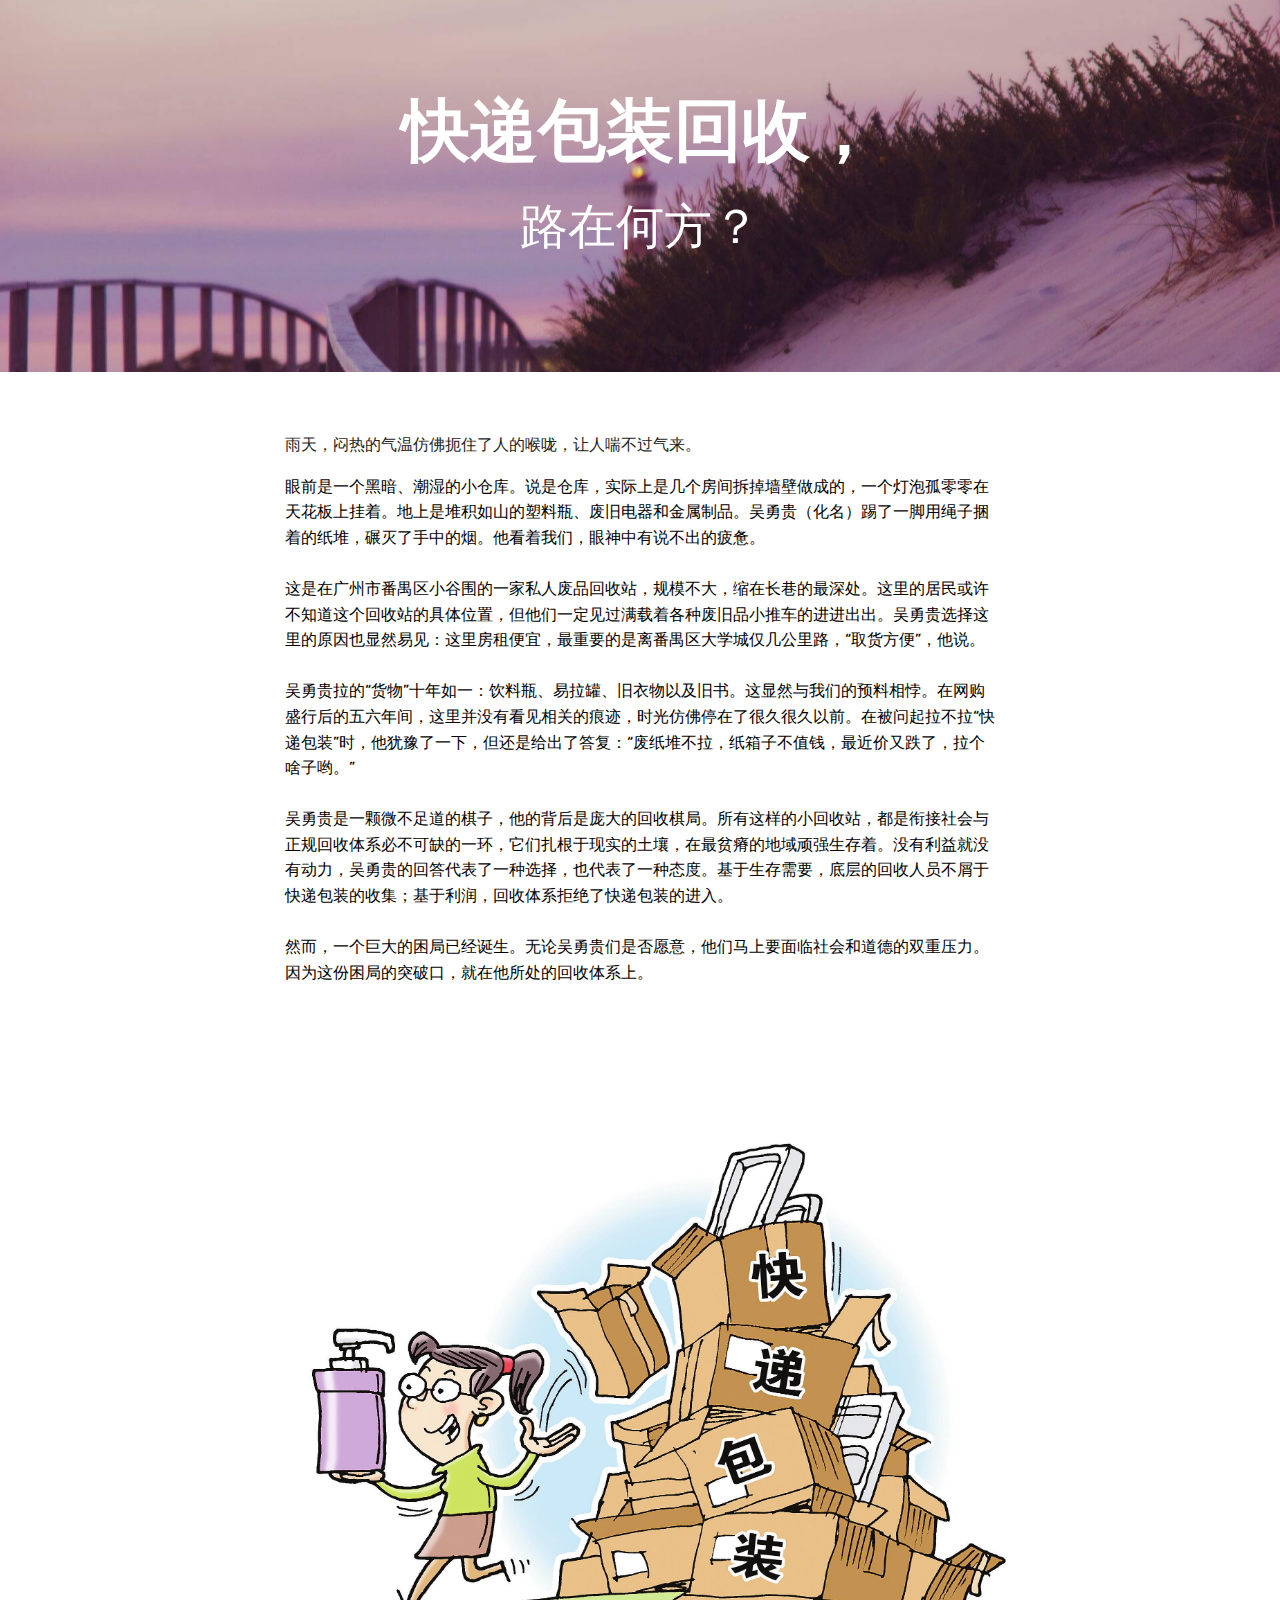
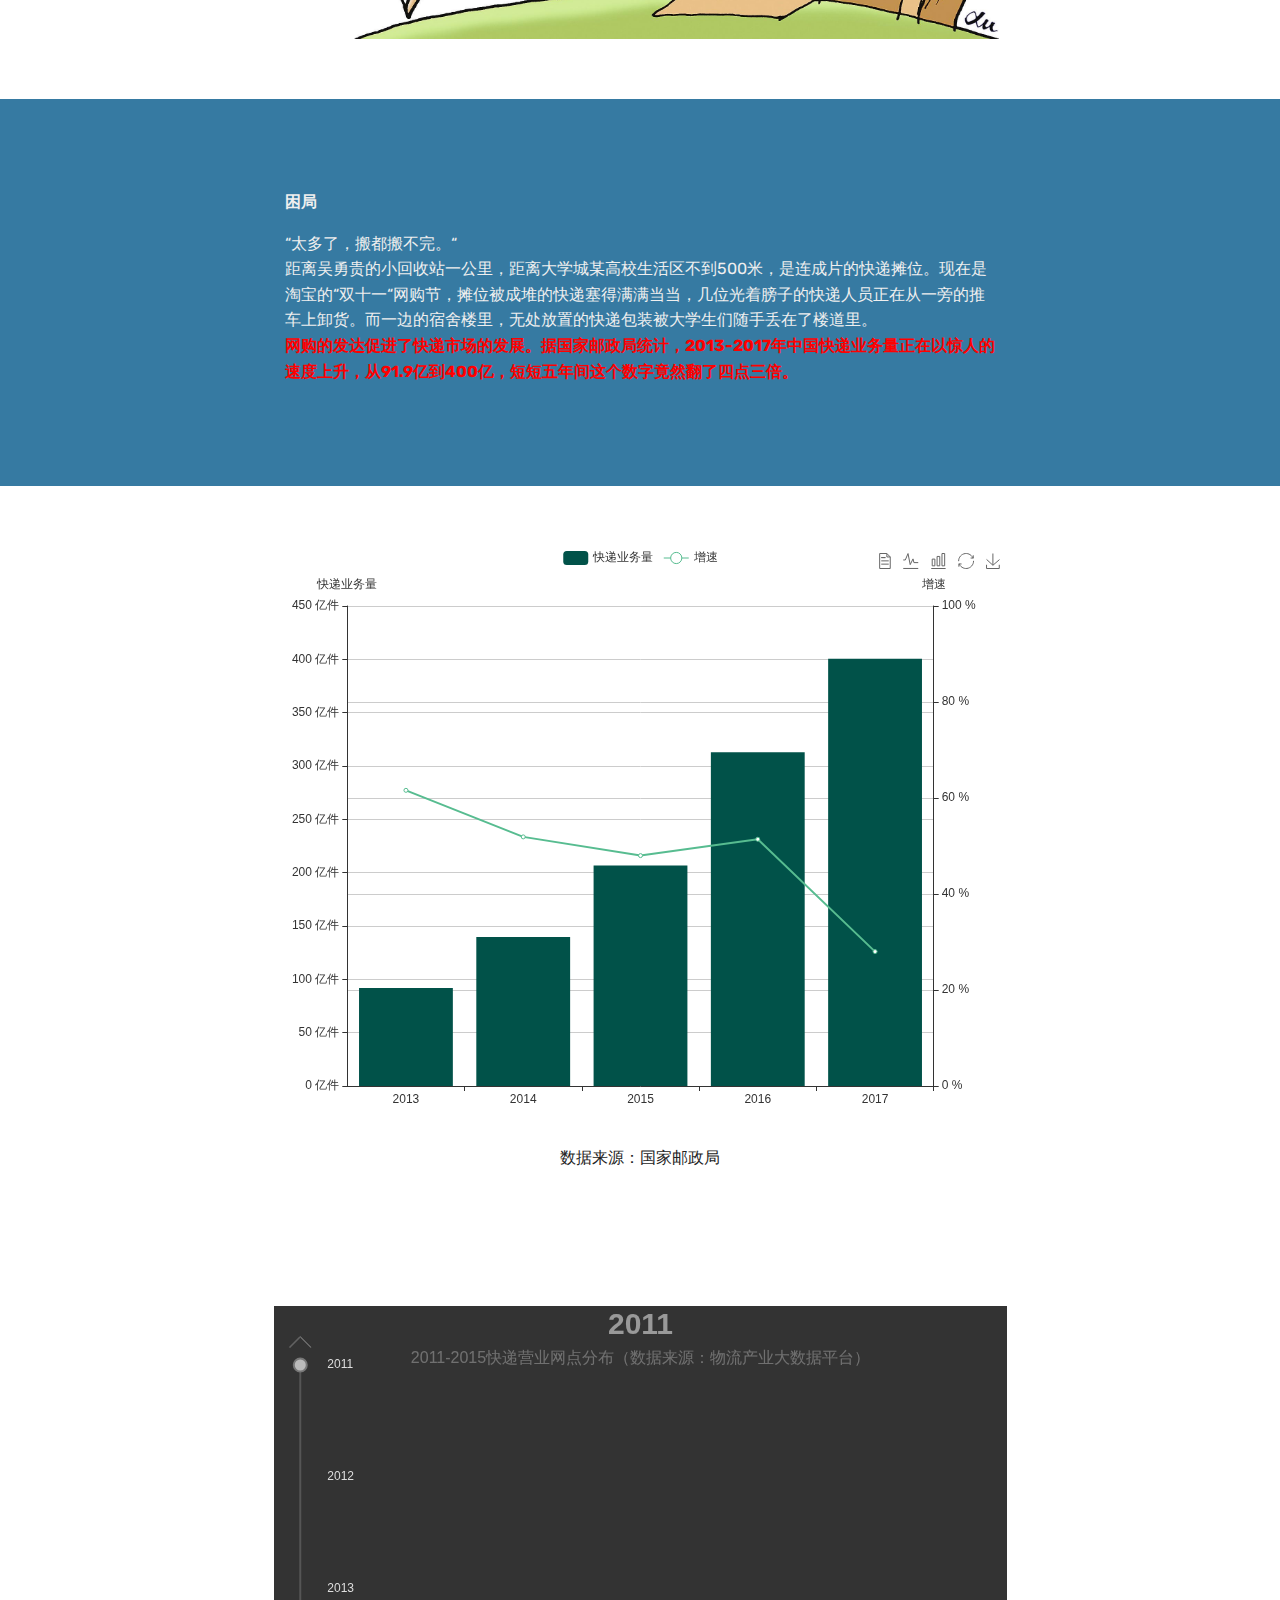
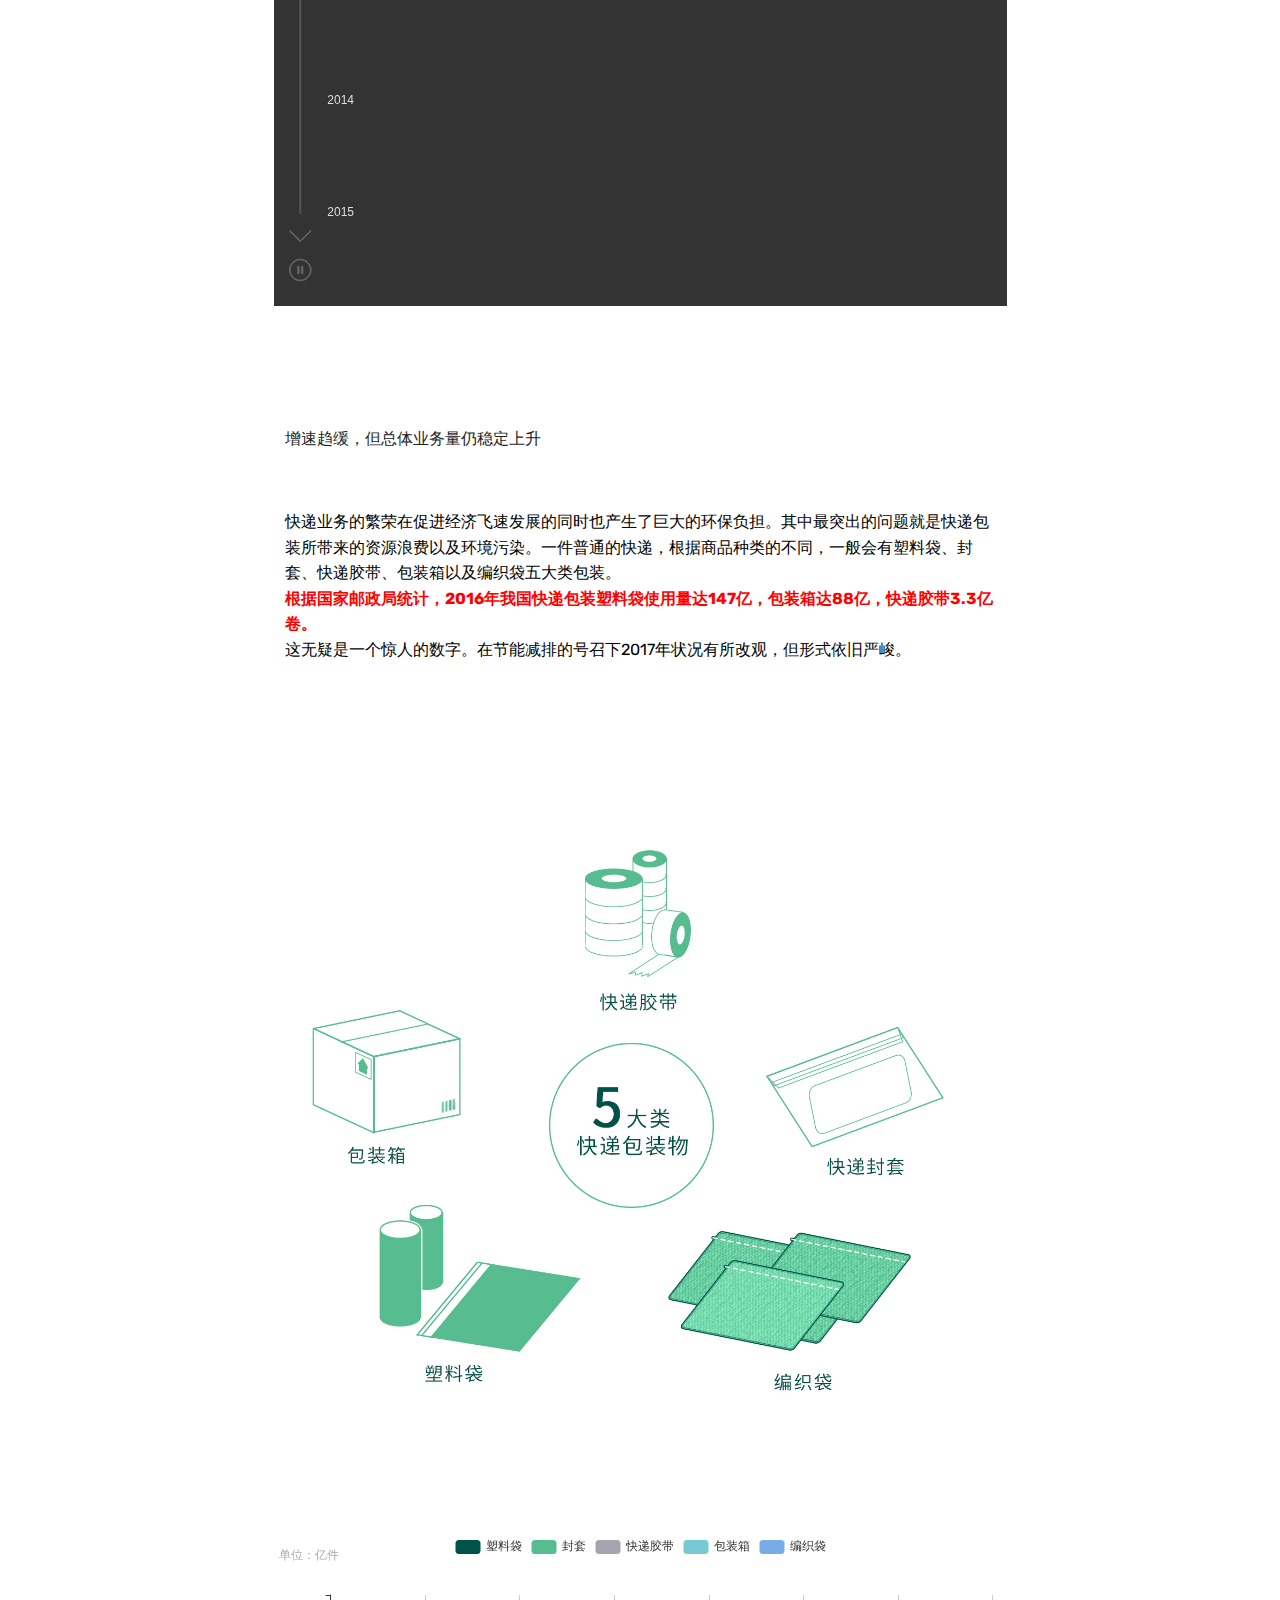
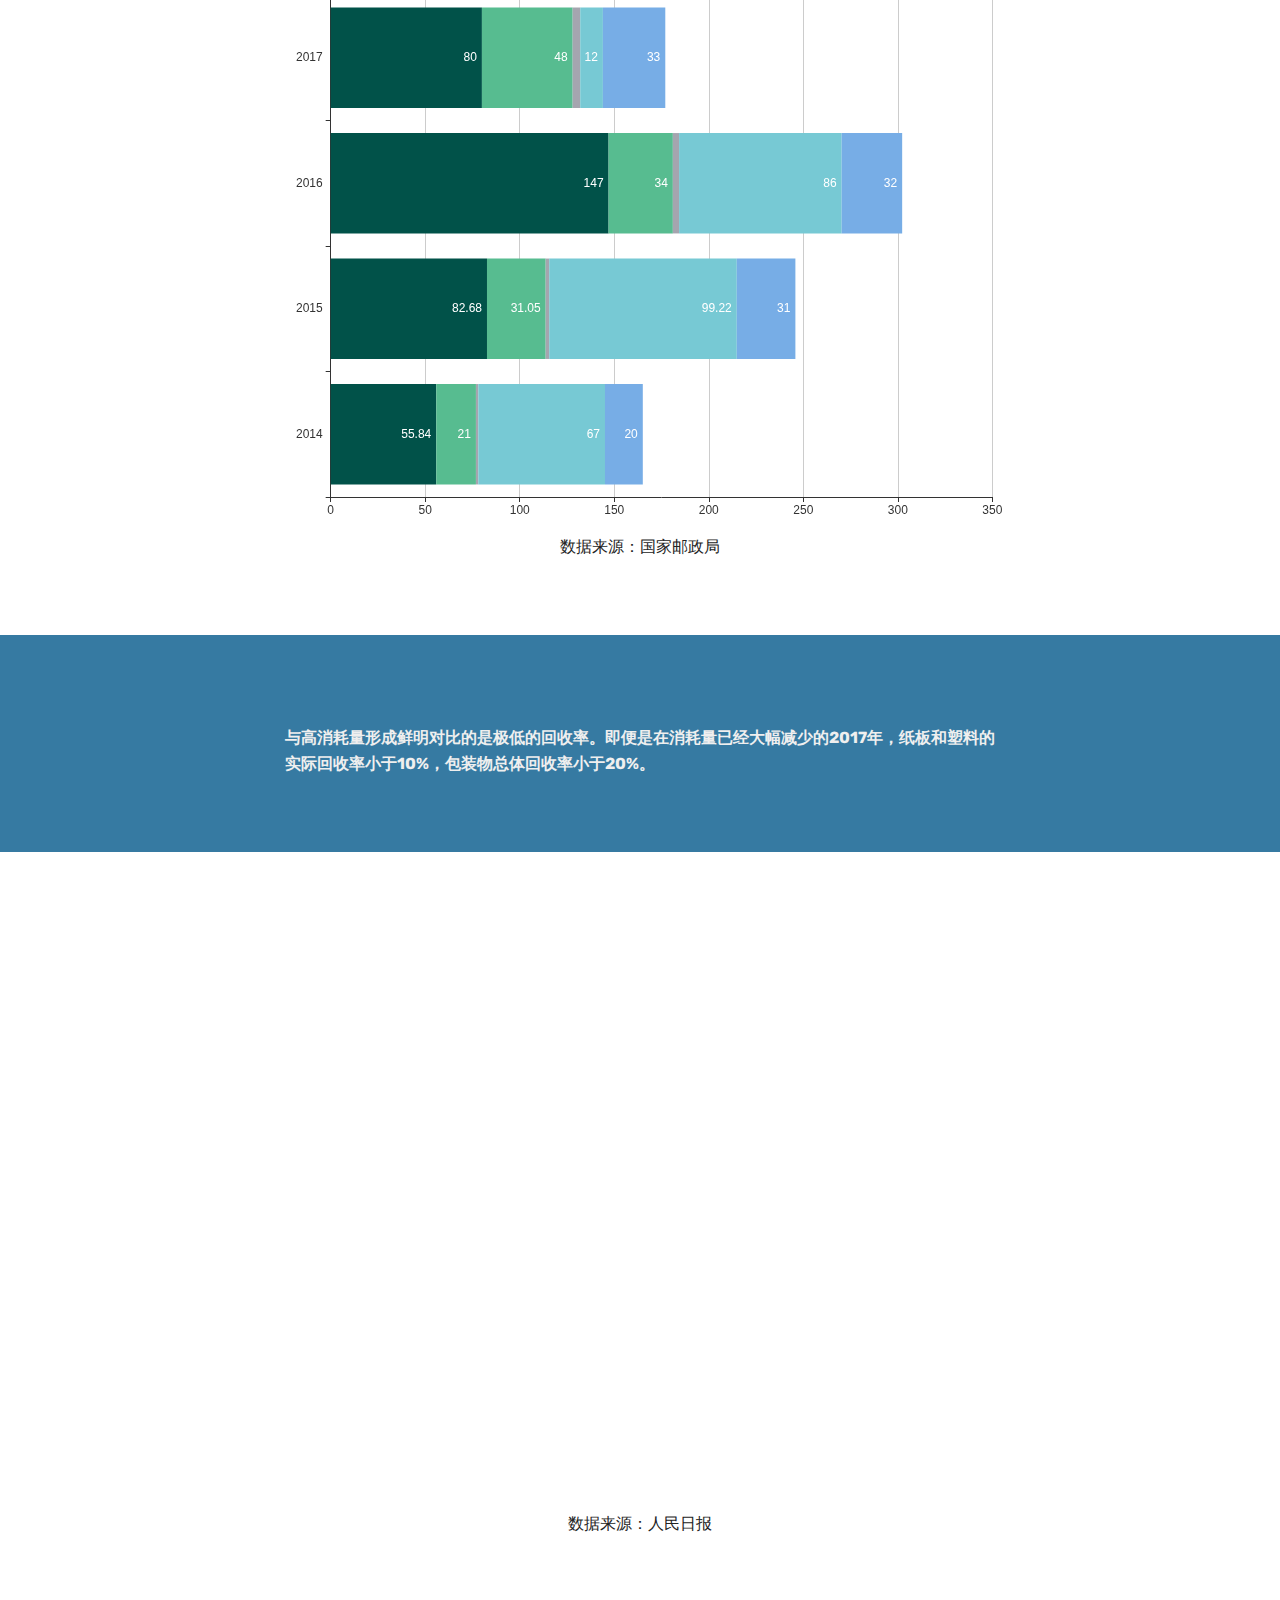
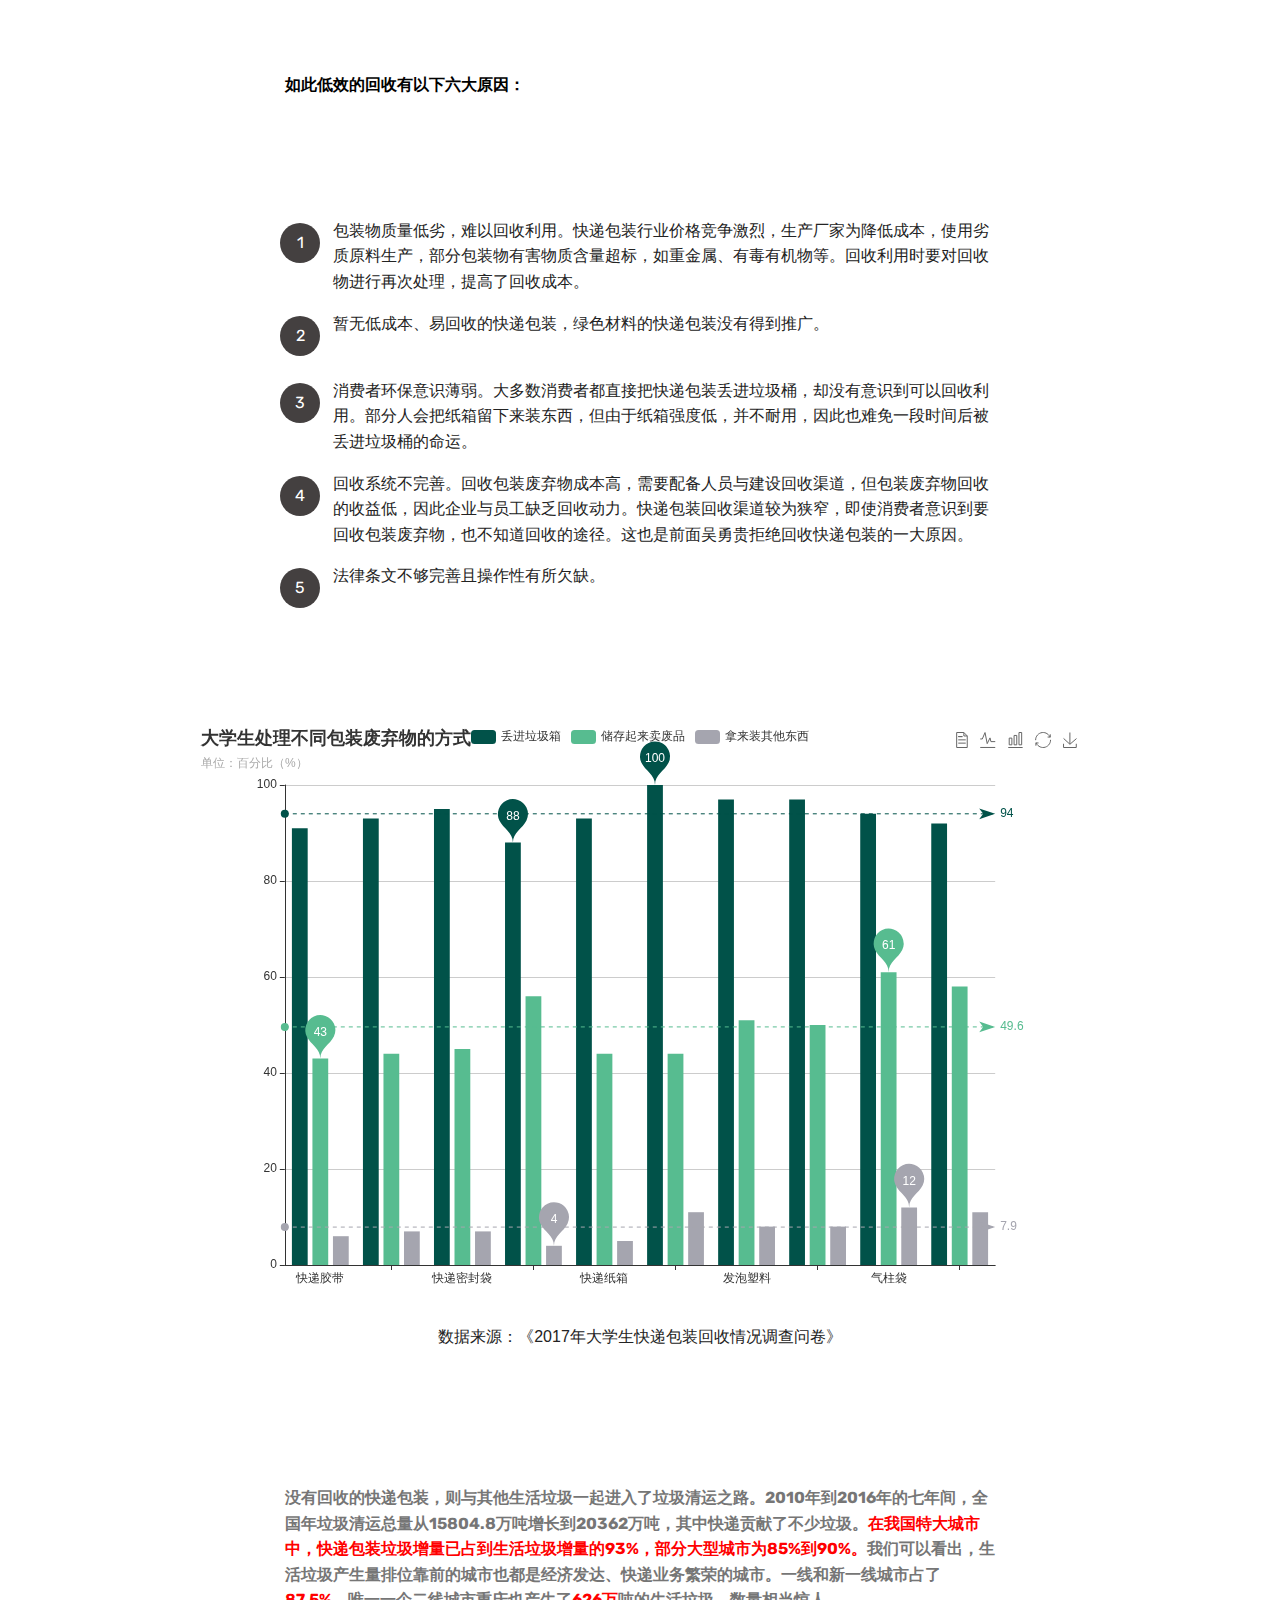
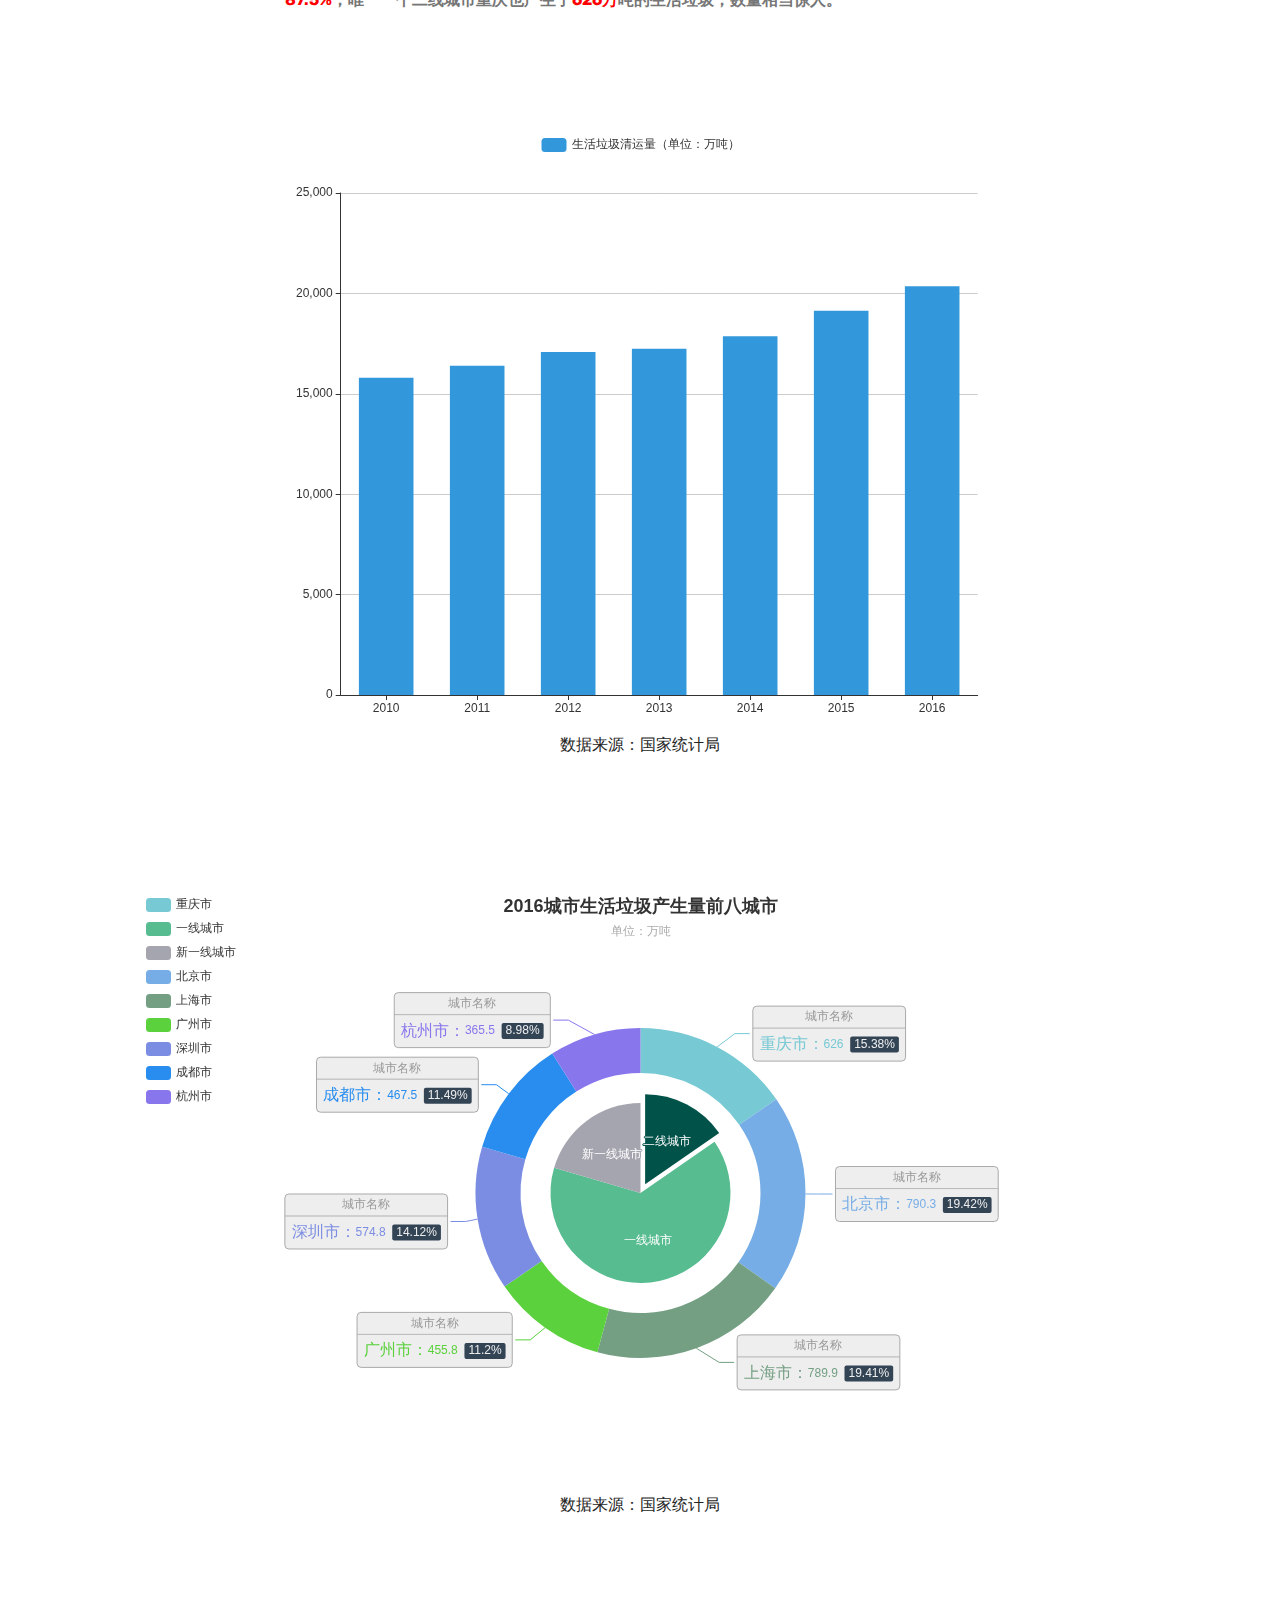
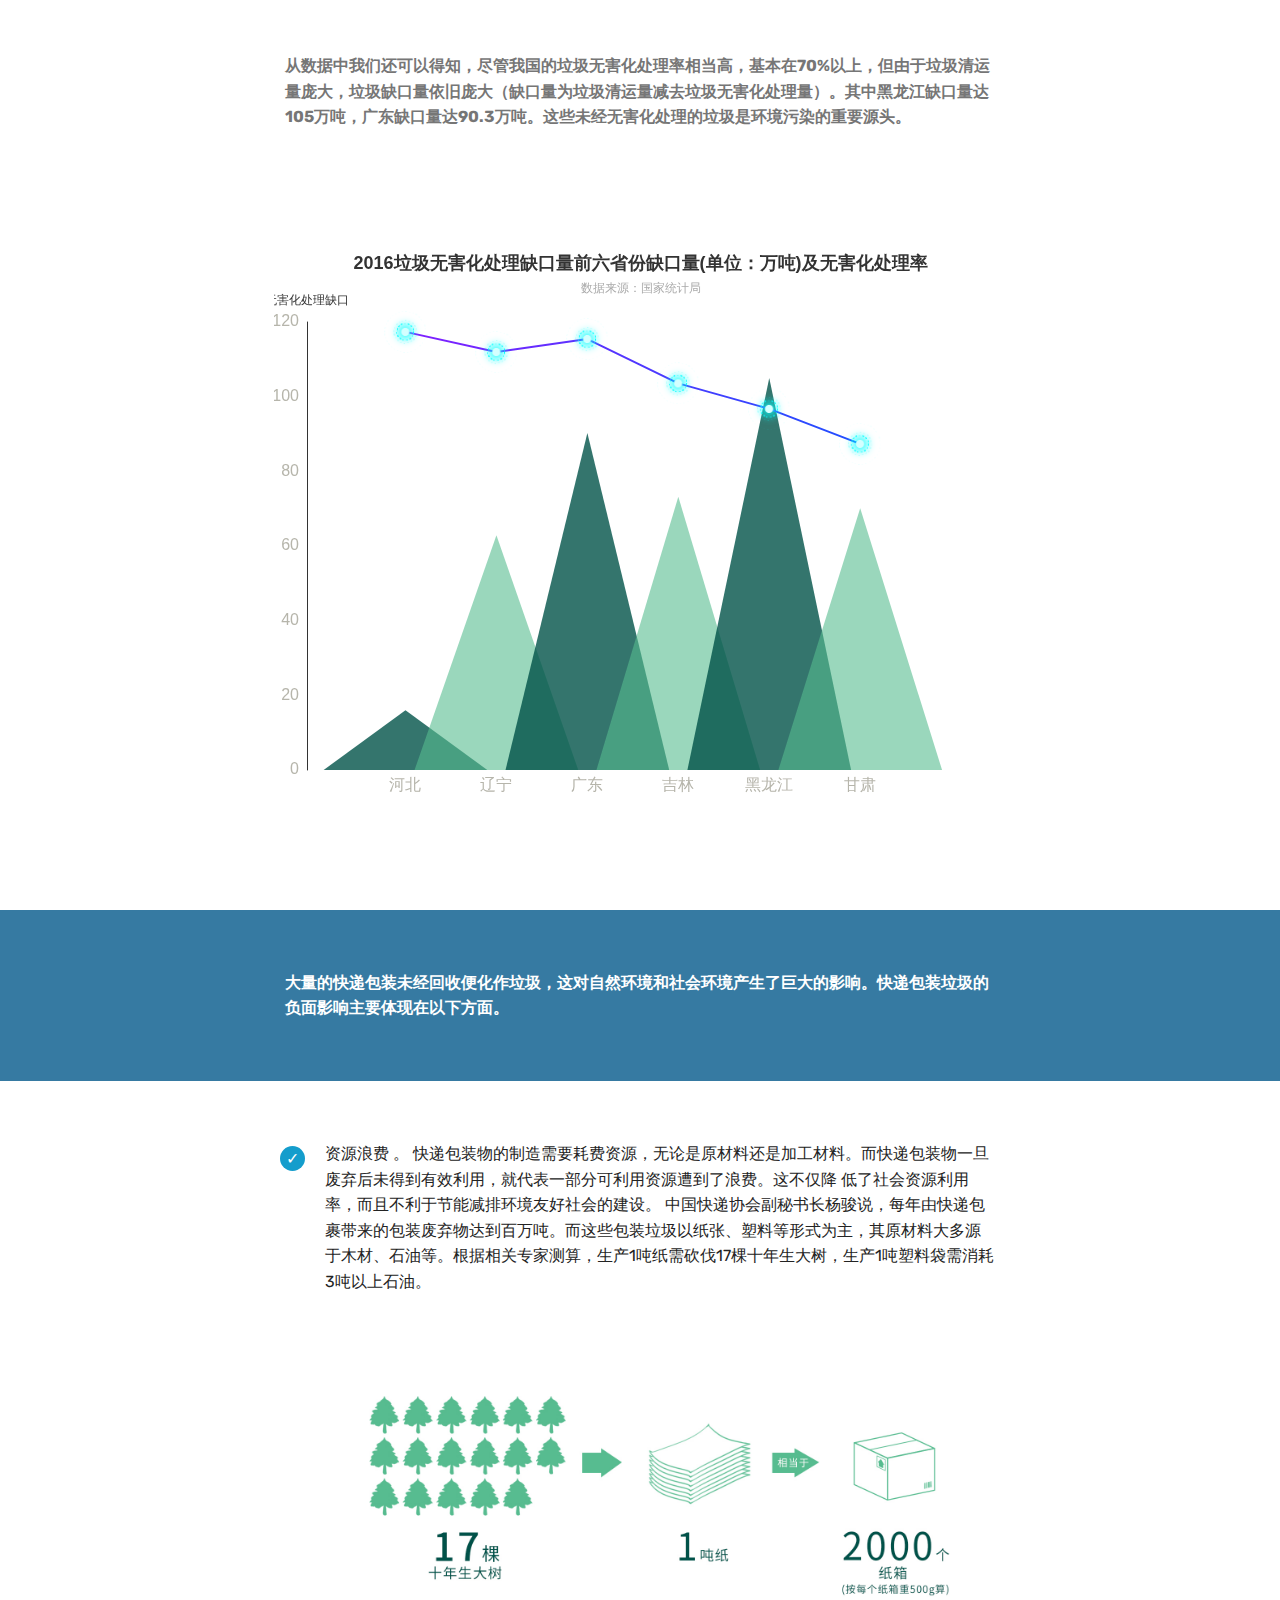
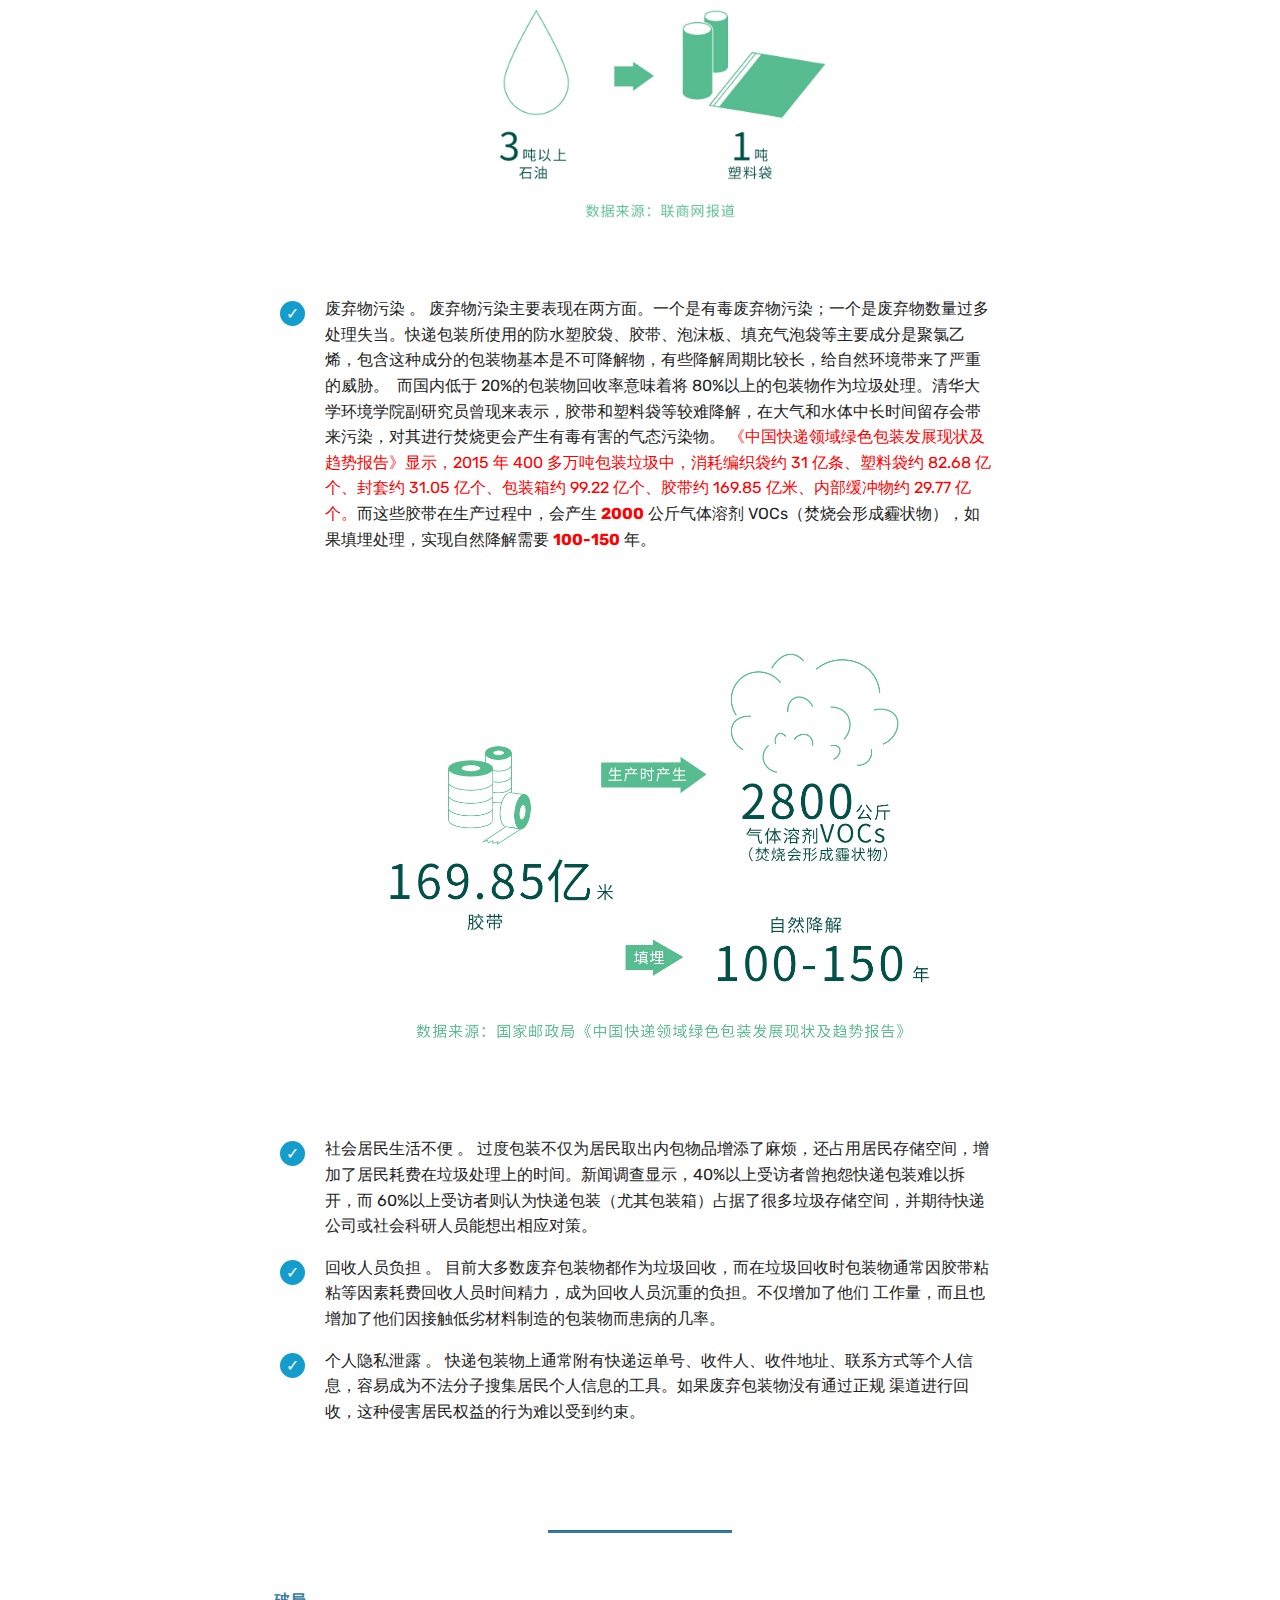
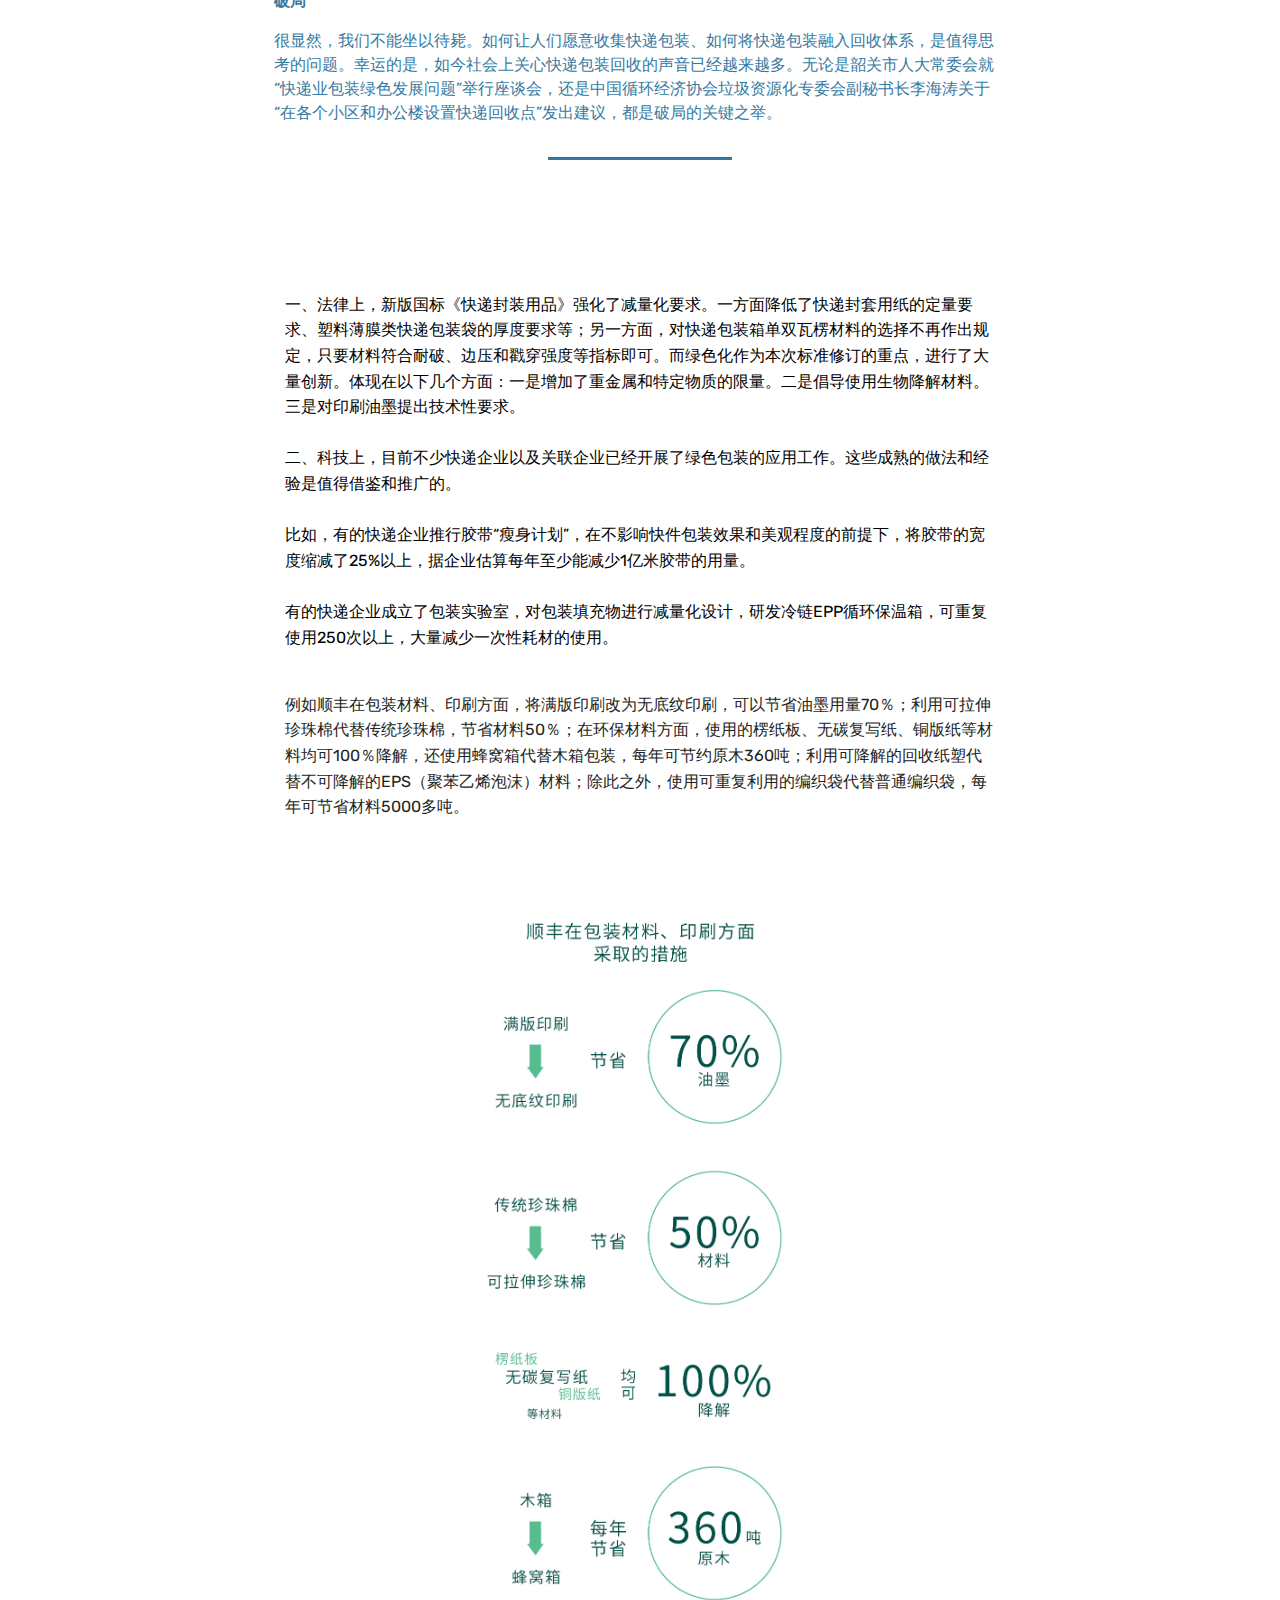
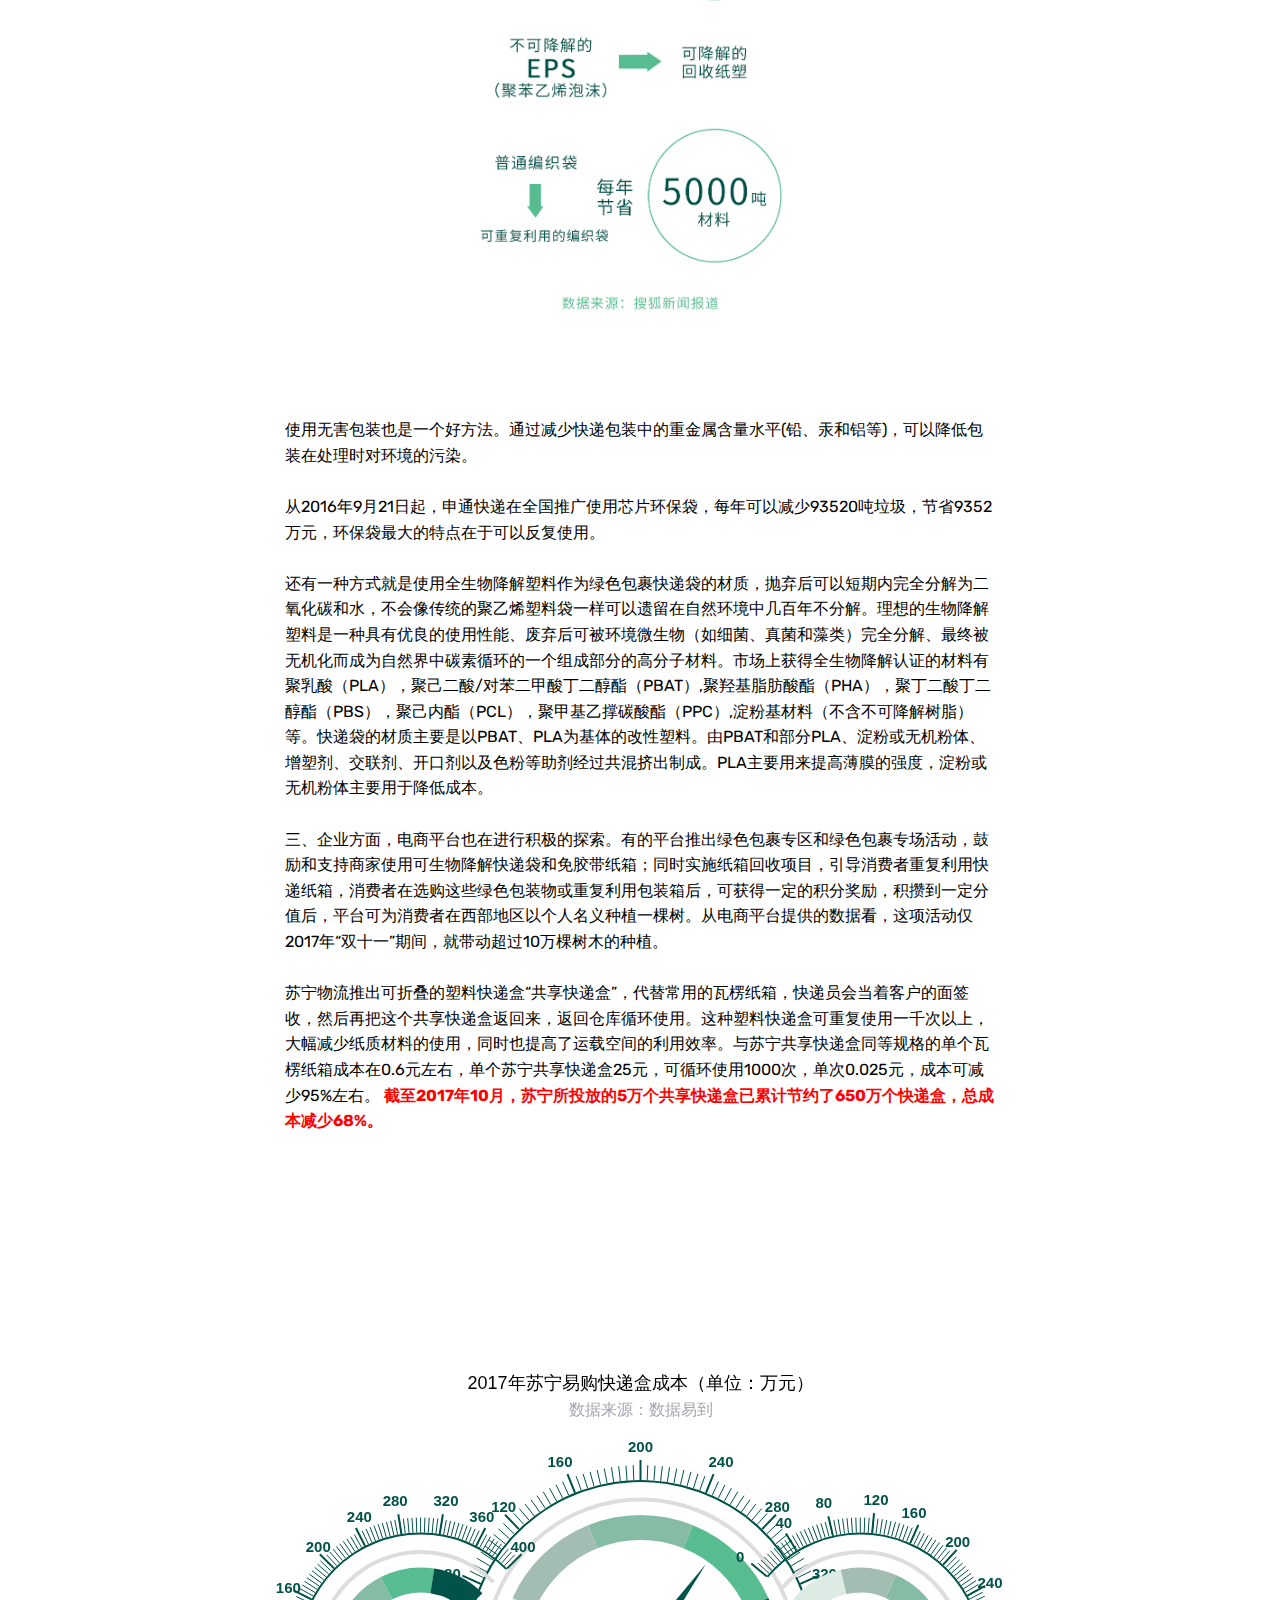
<file: 快递包装回收，路在何方？/index.html>
<!DOCTYPE html>
<html>

<head>
    <!-- Site made with Mobirise Website Builder v4.8.6, https://mobirise.com -->
    <meta charset="UTF-8">
    <script type="text/javascript" src="echarts.js"></script>
    <script type="text/javascript" src="http://echarts.baidu.com/resource/echarts-liquidfill-latest/dist/echarts-liquidfill.min.js"></script>
    <script type="text/javascript" src="http://gallery.echartsjs.com/dep/echarts/map/js/china.js"></script>
    <meta http-equiv="X-UA-Compatible" content="IE=edge">
    <meta name="generator" content="Mobirise v4.8.6, mobirise.com">
    <meta name="viewport" content="width=device-width, initial-scale=1, minimum-scale=1">
    <link rel="shortcut icon" href="assets/images/logo4.png" type="image/x-icon">
    <meta name="description" content="">
    <title>Home</title>
    <link rel="stylesheet" href="assets/web/assets/mobirise-icons/mobirise-icons.css">
    <link rel="stylesheet" href="assets/tether/tether.min.css">
    <link rel="stylesheet" href="assets/bootstrap/css/bootstrap.min.css">
    <link rel="stylesheet" href="assets/bootstrap/css/bootstrap-grid.min.css">
    <link rel="stylesheet" href="assets/bootstrap/css/bootstrap-reboot.min.css">
    <link rel="stylesheet" href="assets/socicon/css/styles.css">
    <link rel="stylesheet" href="assets/theme/css/style.css">
    <link rel="stylesheet" href="assets/mobirise/css/mbr-additional.css" type="text/css">



</head>

<body>
    <section class="header1 cid-r7hHEXvPCP mbr-parallax-background" id="header1-1">





        <div class="container">
            <div class="row justify-content-md-center">
                <div class="mbr-white col-md-10">
                    <h1 class="mbr-section-title align-center mbr-bold pb-3 mbr-fonts-style display-1">
                        快递包装回收，</h1>
                    <h3 class="mbr-section-subtitle align-center mbr-light pb-3 mbr-fonts-style display-2">
                        路在何方？</h3>


                </div>
            </div>
        </div>

    </section>

    <section class="engine"><a href="https://mobirise.info/y">html web templates</a></section>
    <section class="mbr-section article content1 cid-r7hIEdWmOl" id="content1-4">



        <div class="container">
            <div class="media-container-row" style="color: black">
                <div class="mbr-text col-12 col-md-8 mbr-fonts-style display-7">
                    <p>雨天，闷热的气温仿佛扼住了人的喉咙，让人喘不过气来。
                    </p>
                    <p></p>
                    <div style="color: black">眼前是一个黑暗、潮湿的小仓库。说是仓库，实际上是几个房间拆掉墙壁做成的，一个灯泡孤零零在天花板上挂着。地上是堆积如山的塑料瓶、废旧电器和金属制品。吴勇贵（化名）踢了一脚用绳子捆着的纸堆，碾灭了手中的烟。他看着我们，眼神中有说不出的疲惫。
                    </div>
                    <div><br></div>
                    <div style="color: black">这是在广州市番禺区小谷围的一家私人废品回收站，规模不大，缩在长巷的最深处。这里的居民或许不知道这个回收站的具体位置，但他们一定见过满载着各种废旧品小推车的进进出出。吴勇贵选择这里的原因也显然易见：这里房租便宜，最重要的是离番禺区大学城仅几公里路，“取货方便”，他说。
                    </div>
                    <div><br></div>
                    <div style="color: black">吴勇贵拉的“货物”十年如一：饮料瓶、易拉罐、旧衣物以及旧书。这显然与我们的预料相悖。在网购盛行后的五六年间，这里并没有看见相关的痕迹，时光仿佛停在了很久很久以前。在被问起拉不拉“快递包装”时，他犹豫了一下，但还是给出了答复：“废纸堆不拉，纸箱子不值钱，最近价又跌了，拉个啥子哟。”
                    </div>
                    <div><br></div>
                    <div style="color: black">吴勇贵是一颗微不足道的棋子，他的背后是庞大的回收棋局。所有这样的小回收站，都是衔接社会与正规回收体系必不可缺的一环，它们扎根于现实的土壤，在最贫瘠的地域顽强生存着。没有利益就没有动力，吴勇贵的回答代表了一种选择，也代表了一种态度。基于生存需要，底层的回收人员不屑于快递包装的收集；基于利润，回收体系拒绝了快递包装的进入。
                    </div>
                    <div><br></div>
                    <div style="color: black">然而，一个巨大的困局已经诞生。无论吴勇贵们是否愿意，他们马上要面临社会和道德的双重压力。因为这份困局的突破口，就在他所处的回收体系上。
                    </div>

                </div>
            </div>
        </div>
    </section>

    <section class="cid-r7hJ3kKZdB" id="image1-5">



        <figure class="mbr-figure container">
            <div class="image-block" style="width: 66%;">
                <img src="assets/images/p6.jpg" width="1400" alt="Mobirise">

            </div>
        </figure>
    </section>

    <section class="mbr-section article content1 cid-r7hJoDcj3W" id="content1-7">



        <div class="container">
            <div class="media-container-row">
                <div class="mbr-text col-12 col-md-8 mbr-fonts-style display-7">
                    <p><strong>困局
</strong></p>
                    <p></p>
                    <div>“太多了，搬都搬不完。“
                    </div>
                    <div>距离吴勇贵的小回收站一公里，距离大学城某高校生活区不到500米，是连成片的快递摊位。现在是淘宝的“双十一“网购节，摊位被成堆的快递塞得满满当当，几位光着膀子的快递人员正在从一旁的推车上卸货。而一边的宿舍楼里，无处放置的快递包装被大学生们随手丢在了楼道里。
                    </div>
                    <div style="color:red"><strong>网购的发达促进了快递市场的发展。据国家邮政局统计，2013-2017年中国快递业务量正在以惊人的速度上升，从91.9亿到400亿，短短五年间这个数字竟然翻了四点三倍。
                    </strong> </div>
                    <div><strong><br></strong></div>
                    <p></p>
                </div>
            </div>
        </div>
    </section>

    <section class="cid-r7hJtXLcLc" id="image1-8">



        <figure class="mbr-figure container">
            <center>
                <div id='picture1' style="width: 66%;height:600px;">
                    <script type="text/javascript">
                        var myChart = echarts.init(document.getElementById('picture1'));

                        option = {
                            tooltip: {
                                trigger: 'axis',
                                axisPointer: {
                                    type: 'cross',
                                    crossStyle: {
                                        color: '#999'
                                    }
                                }
                            },
                            toolbox: {
                                feature: {
                                    dataView: {
                                        show: true,
                                        readOnly: false
                                    },
                                    magicType: {
                                        show: true,
                                        type: ['line', 'bar']
                                    },
                                    restore: {
                                        show: true
                                    },
                                    saveAsImage: {
                                        show: true
                                    }
                                }
                            },
                            legend: {
                                data: ['快递业务量', '增速']
                            },
                            xAxis: [{
                                type: 'category',
                                data: ['2013', '2014', '2015', '2016', '2017'],
                                axisPointer: {
                                    type: 'shadow'
                                }
                            }],
                            yAxis: [{
                                type: 'value',
                                name: '快递业务量',
                                min: 0,
                                max: 450,
                                interval: 50,
                                axisLabel: {
                                    formatter: '{value} 亿件'
                                }
                            }, {
                                type: 'value',
                                name: '增速',
                                min: 0,
                                max: 100,
                                interval: 20,
                                axisLabel: {
                                    formatter: '{value} %'
                                }
                            }],
                            series: [{
                                    name: '快递业务量',
                                    type: 'bar',
                                    data: [91.9, 139.6, 206.7, 312.8, 400.6]
                                },

                                {
                                    name: '增速',
                                    type: 'line',
                                    yAxisIndex: 1,
                                    data: [61.6, 51.9, 48.0, 51.4, 28.0]
                                }
                            ]
                        };



                        myChart.setOption(option);
                    </script>

                </div>
                <p>数据来源：国家邮政局</p>
            </center>

        </figure>
    </section>
    <section class="cid-r7hLWMQtXa" id="image1-j">



        <figure class="mbr-figure container">
            <center>
                <div id="picture6" style="width: 66%;height:600px;">
                    <script type="text/javascript">
                        var myChart = echarts.init(document.getElementById('picture6'));

                        var all = {
                            "options": [{
                                "series": [{
                                    "center": [100, 38],
                                    "data": [{
                                        "name": "青海",
                                        "value": 165,
                                        "itemStyle": {
                                            "emphasis": {
                                                "areaColor": "#77C9D4"
                                            },
                                            "normal": {
                                                "areaColor": "#dcece5"
                                            }
                                        }
                                    }, {
                                        "name": "西藏",
                                        "value": 225,
                                        "itemStyle": {
                                            "emphasis": {
                                                "areaColor": "#77C9D4"
                                            },
                                            "normal": {
                                                "areaColor": "#dcece5"
                                            }
                                        }
                                    }, {
                                        "name": "新疆",
                                        "value": 1231,
                                        "itemStyle": {
                                            "emphasis": {
                                                "areaColor": "#77C9D4"
                                            },
                                            "normal": {
                                                "areaColor": "#a4bdb2"
                                            }
                                        }
                                    }, {
                                        "name": "重庆",
                                        "value": 2276,
                                        "itemStyle": {
                                            "emphasis": {
                                                "areaColor": "#77C9D4"
                                            },
                                            "normal": {
                                                "areaColor": "#86bca5"
                                            }
                                        }
                                    }, {
                                        "name": "宁夏",
                                        "value": 317,
                                        "itemStyle": {
                                            "emphasis": {
                                                "areaColor": "#77C9D4"
                                            },
                                            "normal": {
                                                "areaColor": "#dcece5"
                                            }
                                        }
                                    }, {
                                        "name": "云南",
                                        "value": 2134,
                                        "itemStyle": {
                                            "emphasis": {
                                                "areaColor": "#77C9D4"
                                            },
                                            "normal": {
                                                "areaColor": "#86bca5"
                                            }
                                        }
                                    }, {
                                        "name": "甘肃",
                                        "value": 1471,
                                        "itemStyle": {
                                            "emphasis": {
                                                "areaColor": "#77C9D4"
                                            },
                                            "normal": {
                                                "areaColor": "#a4bdb2"
                                            }
                                        }
                                    }, {
                                        "name": "贵州",
                                        "value": 1637,
                                        "itemStyle": {
                                            "emphasis": {
                                                "areaColor": "#77C9D4"
                                            },
                                            "normal": {
                                                "areaColor": "#a4bdb2"
                                            }
                                        }
                                    }, {
                                        "name": "辽宁",
                                        "value": 2545,
                                        "itemStyle": {
                                            "emphasis": {
                                                "areaColor": "#77C9D4"
                                            },
                                            "normal": {
                                                "areaColor": "#86bca5"
                                            }
                                        }
                                    }, {
                                        "name": "广西",
                                        "value": 1941,
                                        "itemStyle": {
                                            "emphasis": {
                                                "areaColor": "#77C9D4"
                                            },
                                            "normal": {
                                                "areaColor": "#a4bdb2"
                                            }
                                        }
                                    }, {
                                        "name": "四川",
                                        "value": 3938,
                                        "itemStyle": {
                                            "emphasis": {
                                                "areaColor": "#77C9D4"
                                            },
                                            "normal": {
                                                "areaColor": "#57BC90"
                                            }
                                        }
                                    }, {
                                        "name": "吉林",
                                        "value": 1429,
                                        "itemStyle": {
                                            "emphasis": {
                                                "areaColor": "#77C9D4"
                                            },
                                            "normal": {
                                                "areaColor": "#a4bdb2"
                                            }
                                        }
                                    }, {
                                        "name": "黑龙江",
                                        "value": 1654,
                                        "itemStyle": {
                                            "emphasis": {
                                                "areaColor": "#77C9D4"
                                            },
                                            "normal": {
                                                "areaColor": "#a4bdb2"
                                            }
                                        }
                                    }, {
                                        "name": "上海",
                                        "value": 5208,
                                        "itemStyle": {
                                            "emphasis": {
                                                "areaColor": "#77C9D4"
                                            },
                                            "normal": {
                                                "areaColor": "#015249"
                                            }
                                        }
                                    }, {
                                        "name": "江西",
                                        "value": 2142,
                                        "itemStyle": {
                                            "emphasis": {
                                                "areaColor": "#77C9D4"
                                            },
                                            "normal": {
                                                "areaColor": "#86bca5"
                                            }
                                        }
                                    }, {
                                        "name": "广东",
                                        "value": 7070,
                                        "itemStyle": {
                                            "emphasis": {
                                                "areaColor": "#77C9D4"
                                            },
                                            "normal": {
                                                "areaColor": "#015249"
                                            }
                                        }
                                    }, {
                                        "name": "内蒙古",
                                        "value": 1112,
                                        "itemStyle": {
                                            "emphasis": {
                                                "areaColor": "#77C9D4"
                                            },
                                            "normal": {
                                                "areaColor": "#a4bdb2"
                                            }
                                        }
                                    }, {
                                        "name": "陕西",
                                        "value": 1842,
                                        "itemStyle": {
                                            "emphasis": {
                                                "areaColor": "#77C9D4"
                                            },
                                            "normal": {
                                                "areaColor": "#a4bdb2"
                                            }
                                        }
                                    }, {
                                        "name": "天津",
                                        "value": 765,
                                        "itemStyle": {
                                            "emphasis": {
                                                "areaColor": "#77C9D4"
                                            },
                                            "normal": {
                                                "areaColor": "#dcece5"
                                            }
                                        }
                                    }, {
                                        "name": "湖南",
                                        "value": 2510,
                                        "itemStyle": {
                                            "emphasis": {
                                                "areaColor": "#77C9D4"
                                            },
                                            "normal": {
                                                "areaColor": "#86bca5"
                                            }
                                        }
                                    }, {
                                        "name": "福建",
                                        "value": 2288,
                                        "itemStyle": {
                                            "emphasis": {
                                                "areaColor": "#77C9D4"
                                            },
                                            "normal": {
                                                "areaColor": "#86bca5"
                                            }
                                        }
                                    }, {
                                        "name": "浙江",
                                        "value": 3965,
                                        "itemStyle": {
                                            "emphasis": {
                                                "areaColor": "#77C9D4"
                                            },
                                            "normal": {
                                                "areaColor": "#015249"
                                            }
                                        }
                                    }, {
                                        "name": "北京",
                                        "value": 2507,
                                        "itemStyle": {
                                            "emphasis": {
                                                "areaColor": "#77C9D4"
                                            },
                                            "normal": {
                                                "areaColor": "#86bca5"
                                            }
                                        }
                                    }, {
                                        "name": "海南",
                                        "value": 632,
                                        "itemStyle": {
                                            "emphasis": {
                                                "areaColor": "#77C9D4"
                                            },
                                            "normal": {
                                                "areaColor": "#dcece5"
                                            }
                                        }
                                    }, {
                                        "name": "河南",
                                        "value": 4325,
                                        "itemStyle": {
                                            "emphasis": {
                                                "areaColor": "#77C9D4"
                                            },
                                            "normal": {
                                                "areaColor": "#015249"
                                            }
                                        }
                                    }, {
                                        "name": "湖北",
                                        "value": 2569,
                                        "itemStyle": {
                                            "emphasis": {
                                                "areaColor": "#77C9D4"
                                            },
                                            "normal": {
                                                "areaColor": "#86bca5"
                                            }
                                        }
                                    }, {
                                        "name": "安徽",
                                        "value": 2260,
                                        "itemStyle": {
                                            "emphasis": {
                                                "areaColor": "#77C9D4"
                                            },
                                            "normal": {
                                                "areaColor": "#86bca5"
                                            }
                                        }
                                    }, {
                                        "name": "江苏",
                                        "value": 5837,
                                        "itemStyle": {
                                            "emphasis": {
                                                "areaColor": "#77C9D4"
                                            },
                                            "normal": {
                                                "areaColor": "#015249"
                                            }
                                        }
                                    }, {
                                        "name": "山西",
                                        "value": 1300,
                                        "itemStyle": {
                                            "emphasis": {
                                                "areaColor": "#77C9D4"
                                            },
                                            "normal": {
                                                "areaColor": "#a4bdb2"
                                            }
                                        }
                                    }, {
                                        "name": "山东",
                                        "value": 5506,
                                        "itemStyle": {
                                            "emphasis": {
                                                "areaColor": "#77C9D4"
                                            },
                                            "normal": {
                                                "areaColor": "#015249"
                                            }
                                        }
                                    }, {
                                        "name": "河北",
                                        "value": 2461,
                                        "itemStyle": {
                                            "emphasis": {
                                                "areaColor": "#77C9D4"
                                            },
                                            "normal": {
                                                "areaColor": "#86bca5"
                                            }
                                        }
                                    }],
                                    "label": {
                                        "emphasis": {
                                            "show": false
                                        },
                                        "normal": {
                                            "show": false
                                        }
                                    },
                                    "mapType": "china",
                                    "roam": false,
                                    "type": "map"
                                }],
                                "title": {
                                    "text": "2011"
                                }
                            }, {
                                "series": [{
                                    "center": [100, 38],
                                    "data": [{
                                        "name": "青海",
                                        "value": 241,
                                        "itemStyle": {
                                            "emphasis": {
                                                "areaColor": "#77C9D4"
                                            },
                                            "normal": {
                                                "areaColor": "#dcece5"
                                            }
                                        }
                                    }, {
                                        "name": "新疆",
                                        "value": 1554,
                                        "itemStyle": {
                                            "emphasis": {
                                                "areaColor": "#77C9D4"
                                            },
                                            "normal": {
                                                "areaColor": "#a4bdb2"
                                            }
                                        }
                                    }, {
                                        "name": "西藏",
                                        "value": 247,
                                        "itemStyle": {
                                            "emphasis": {
                                                "areaColor": "#77C9D4"
                                            },
                                            "normal": {
                                                "areaColor": "#dcece5"
                                            }
                                        }
                                    }, {
                                        "name": "重庆",
                                        "value": 2506,
                                        "itemStyle": {
                                            "emphasis": {
                                                "areaColor": "#77C9D4"
                                            },
                                            "normal": {
                                                "areaColor": "#a4bdb2"
                                            }
                                        }
                                    }, {
                                        "name": "宁夏",
                                        "value": 364,
                                        "itemStyle": {
                                            "emphasis": {
                                                "areaColor": "#77C9D4"
                                            },
                                            "normal": {
                                                "areaColor": "#dcece5"
                                            }
                                        }
                                    }, {
                                        "name": "贵州",
                                        "value": 1921,
                                        "itemStyle": {
                                            "emphasis": {
                                                "areaColor": "#77C9D4"
                                            },
                                            "normal": {
                                                "areaColor": "#a4bdb2"
                                            }
                                        }
                                    }, {
                                        "name": "云南",
                                        "value": 2598,
                                        "itemStyle": {
                                            "emphasis": {
                                                "areaColor": "#77C9D4"
                                            },
                                            "normal": {
                                                "areaColor": "#a4bdb2"
                                            }
                                        }
                                    }, {
                                        "name": "广西",
                                        "value": 2304,
                                        "itemStyle": {
                                            "emphasis": {
                                                "areaColor": "#77C9D4"
                                            },
                                            "normal": {
                                                "areaColor": "#a4bdb2"
                                            }
                                        }
                                    }, {
                                        "name": "甘肃",
                                        "value": 1697,
                                        "itemStyle": {
                                            "emphasis": {
                                                "areaColor": "#77C9D4"
                                            },
                                            "normal": {
                                                "areaColor": "#a4bdb2"
                                            }
                                        }
                                    }, {
                                        "name": "辽宁",
                                        "value": 3087,
                                        "itemStyle": {
                                            "emphasis": {
                                                "areaColor": "#77C9D4"
                                            },
                                            "normal": {
                                                "areaColor": "#86bca5"
                                            }
                                        }
                                    }, {
                                        "name": "黑龙江",
                                        "value": 1881,
                                        "itemStyle": {
                                            "emphasis": {
                                                "areaColor": "#77C9D4"
                                            },
                                            "normal": {
                                                "areaColor": "#a4bdb2"
                                            }
                                        }
                                    }, {
                                        "name": "上海",
                                        "value": 3792,
                                        "itemStyle": {
                                            "emphasis": {
                                                "areaColor": "#77C9D4"
                                            },
                                            "normal": {
                                                "areaColor": "#86bca5"
                                            }
                                        }
                                    }, {
                                        "name": "四川",
                                        "value": 6217,
                                        "itemStyle": {
                                            "emphasis": {
                                                "areaColor": "#77C9D4"
                                            },
                                            "normal": {
                                                "areaColor": "#015249"
                                            }
                                        }
                                    }, {
                                        "name": "吉林",
                                        "value": 1601,
                                        "itemStyle": {
                                            "emphasis": {
                                                "areaColor": "#77C9D4"
                                            },
                                            "normal": {
                                                "areaColor": "#a4bdb2"
                                            }
                                        }
                                    }, {
                                        "name": "湖南",
                                        "value": 2846,
                                        "itemStyle": {
                                            "emphasis": {
                                                "areaColor": "#77C9D4"
                                            },
                                            "normal": {
                                                "areaColor": "#86bca5"
                                            }
                                        }
                                    }, {
                                        "name": "江西",
                                        "value": 2369,
                                        "itemStyle": {
                                            "emphasis": {
                                                "areaColor": "#77C9D4"
                                            },
                                            "normal": {
                                                "areaColor": "#a4bdb2"
                                            }
                                        }
                                    }, {
                                        "name": "内蒙古",
                                        "value": 1596,
                                        "itemStyle": {
                                            "emphasis": {
                                                "areaColor": "#77C9D4"
                                            },
                                            "normal": {
                                                "areaColor": "#a4bdb2"
                                            }
                                        }
                                    }, {
                                        "name": "福建",
                                        "value": 3117,
                                        "itemStyle": {
                                            "emphasis": {
                                                "areaColor": "#77C9D4"
                                            },
                                            "normal": {
                                                "areaColor": "#86bca5"
                                            }
                                        }
                                    }, {
                                        "name": "广东",
                                        "value": 10015,
                                        "itemStyle": {
                                            "emphasis": {
                                                "areaColor": "#77C9D4"
                                            },
                                            "normal": {
                                                "areaColor": "#015249"
                                            }
                                        }
                                    }, {
                                        "name": "陕西",
                                        "value": 2312,
                                        "itemStyle": {
                                            "emphasis": {
                                                "areaColor": "#77C9D4"
                                            },
                                            "normal": {
                                                "areaColor": "#86bca5"
                                            }
                                        }
                                    }, {
                                        "name": "浙江",
                                        "value": 5155,
                                        "itemStyle": {
                                            "emphasis": {
                                                "areaColor": "#77C9D4"
                                            },
                                            "normal": {
                                                "areaColor": "#015249"
                                            }
                                        }
                                    }, {
                                        "name": "天津",
                                        "value": 1068,
                                        "itemStyle": {
                                            "emphasis": {
                                                "areaColor": "#77C9D4"
                                            },
                                            "normal": {
                                                "areaColor": "#dcece5"
                                            }
                                        }
                                    }, {
                                        "name": "北京",
                                        "value": 3052,
                                        "itemStyle": {
                                            "emphasis": {
                                                "areaColor": "#77C9D4"
                                            },
                                            "normal": {
                                                "areaColor": "#86bca5"
                                            }
                                        }
                                    }, {
                                        "name": "安徽",
                                        "value": 2434,
                                        "itemStyle": {
                                            "emphasis": {
                                                "areaColor": "#77C9D4"
                                            },
                                            "normal": {
                                                "areaColor": "#a4bdb2"
                                            }
                                        }
                                    }, {
                                        "name": "河南",
                                        "value": 4035,
                                        "itemStyle": {
                                            "emphasis": {
                                                "areaColor": "#77C9D4"
                                            },
                                            "normal": {
                                                "areaColor": "#57BC90"
                                            }
                                        }
                                    }, {
                                        "name": "湖北",
                                        "value": 4305,
                                        "itemStyle": {
                                            "emphasis": {
                                                "areaColor": "#77C9D4"
                                            },
                                            "normal": {
                                                "areaColor": "#57BC90"
                                            }
                                        }
                                    }, {
                                        "name": "海南",
                                        "value": 675,
                                        "itemStyle": {
                                            "emphasis": {
                                                "areaColor": "#77C9D4"
                                            },
                                            "normal": {
                                                "areaColor": "#dcece5"
                                            }
                                        }
                                    }, {
                                        "name": "江苏",
                                        "value": 6405,
                                        "itemStyle": {
                                            "emphasis": {
                                                "areaColor": "#77C9D4"
                                            },
                                            "normal": {
                                                "areaColor": "#015249"
                                            }
                                        }
                                    }, {
                                        "name": "山西",
                                        "value": 1728,
                                        "itemStyle": {
                                            "emphasis": {
                                                "areaColor": "#77C9D4"
                                            },
                                            "normal": {
                                                "areaColor": "#a4bdb2"
                                            }
                                        }
                                    }, {
                                        "name": "山东",
                                        "value": 5173,
                                        "itemStyle": {
                                            "emphasis": {
                                                "areaColor": "#77C9D4"
                                            },
                                            "normal": {
                                                "areaColor": "#015249"
                                            }
                                        }
                                    }, {
                                        "name": "河北",
                                        "value": 2734,
                                        "itemStyle": {
                                            "emphasis": {
                                                "areaColor": "#77C9D4"
                                            },
                                            "normal": {
                                                "areaColor": "#86bca5"
                                            }
                                        }
                                    }],
                                    "label": {
                                        "emphasis": {
                                            "show": false
                                        },
                                        "normal": {
                                            "show": false
                                        }
                                    },
                                    "mapType": "china",
                                    "roam": false,
                                    "type": "map"
                                }],
                                "title": {
                                    "text": "2012"
                                }
                            }, {
                                "series": [{
                                    "center": [100, 38],
                                    "data": [{
                                        "name": "青海",
                                        "value": 725,
                                        "itemStyle": {
                                            "emphasis": {
                                                "areaColor": "#77C9D4"
                                            },
                                            "normal": {
                                                "areaColor": "#dcece5"
                                            }
                                        }
                                    }, {
                                        "name": "西藏",
                                        "value": 303,
                                        "itemStyle": {
                                            "emphasis": {
                                                "areaColor": "#77C9D4"
                                            },
                                            "normal": {
                                                "areaColor": "#dcece5"
                                            }
                                        }
                                    }, {
                                        "name": "宁夏",
                                        "value": 541,
                                        "itemStyle": {
                                            "emphasis": {
                                                "areaColor": "#77C9D4"
                                            },
                                            "normal": {
                                                "areaColor": "#dcece5"
                                            }
                                        }
                                    }, {
                                        "name": "新疆",
                                        "value": 2381,
                                        "itemStyle": {
                                            "emphasis": {
                                                "areaColor": "#77C9D4"
                                            },
                                            "normal": {
                                                "areaColor": "#a4bdb2"
                                            }
                                        }
                                    }, {
                                        "name": "贵州",
                                        "value": 3070,
                                        "itemStyle": {
                                            "emphasis": {
                                                "areaColor": "#77C9D4"
                                            },
                                            "normal": {
                                                "areaColor": "#57BC90"
                                            }
                                        }
                                    }, {
                                        "name": "云南",
                                        "value": 3095,
                                        "itemStyle": {
                                            "emphasis": {
                                                "areaColor": "#77C9D4"
                                            },
                                            "normal": {
                                                "areaColor": "#57BC90"
                                            }
                                        }
                                    }, {
                                        "name": "重庆",
                                        "value": 3044,
                                        "itemStyle": {
                                            "emphasis": {
                                                "areaColor": "#77C9D4"
                                            },
                                            "normal": {
                                                "areaColor": "#57BC90"
                                            }
                                        }
                                    }, {
                                        "name": "甘肃",
                                        "value": 2028,
                                        "itemStyle": {
                                            "emphasis": {
                                                "areaColor": "#77C9D4"
                                            },
                                            "normal": {
                                                "areaColor": "#a4bdb2"
                                            }
                                        }
                                    }, {
                                        "name": "四川",
                                        "value": 8465,
                                        "itemStyle": {
                                            "emphasis": {
                                                "areaColor": "#77C9D4"
                                            },
                                            "normal": {
                                                "areaColor": "#015249"
                                            }
                                        }
                                    }, {
                                        "name": "广西",
                                        "value": 2764,
                                        "itemStyle": {
                                            "emphasis": {
                                                "areaColor": "#77C9D4"
                                            },
                                            "normal": {
                                                "areaColor": "#a4bdb2"
                                            }
                                        }
                                    }, {
                                        "name": "辽宁",
                                        "value": 3641,
                                        "itemStyle": {
                                            "emphasis": {
                                                "areaColor": "#77C9D4"
                                            },
                                            "normal": {
                                                "areaColor": "#57BC90"
                                            }
                                        }
                                    }, {
                                        "name": "黑龙江",
                                        "value": 2645,
                                        "itemStyle": {
                                            "emphasis": {
                                                "areaColor": "#77C9D4"
                                            },
                                            "normal": {
                                                "areaColor": "#a4bdb2"
                                            }
                                        }
                                    }, {
                                        "name": "吉林",
                                        "value": 2278,
                                        "itemStyle": {
                                            "emphasis": {
                                                "areaColor": "#77C9D4"
                                            },
                                            "normal": {
                                                "areaColor": "#a4bdb2"
                                            }
                                        }
                                    }, {
                                        "name": "上海",
                                        "value": 4568,
                                        "itemStyle": {
                                            "emphasis": {
                                                "areaColor": "#77C9D4"
                                            },
                                            "normal": {
                                                "areaColor": "#57BC90"
                                            }
                                        }
                                    }, {
                                        "name": "湖南",
                                        "value": 4364,
                                        "itemStyle": {
                                            "emphasis": {
                                                "areaColor": "#77C9D4"
                                            },
                                            "normal": {
                                                "areaColor": "#57BC90"
                                            }
                                        }
                                    }, {
                                        "name": "江西",
                                        "value": 3827,
                                        "itemStyle": {
                                            "emphasis": {
                                                "areaColor": "#77C9D4"
                                            },
                                            "normal": {
                                                "areaColor": "#86bca5"
                                            }
                                        }
                                    }, {
                                        "name": "内蒙古",
                                        "value": 2104,
                                        "itemStyle": {
                                            "emphasis": {
                                                "areaColor": "#77C9D4"
                                            },
                                            "normal": {
                                                "areaColor": "#a4bdb2"
                                            }
                                        }
                                    }, {
                                        "name": "陕西",
                                        "value": 2529,
                                        "itemStyle": {
                                            "emphasis": {
                                                "areaColor": "#77C9D4"
                                            },
                                            "normal": {
                                                "areaColor": "#a4bdb2"
                                            }
                                        }
                                    }, {
                                        "name": "福建",
                                        "value": 4125,
                                        "itemStyle": {
                                            "emphasis": {
                                                "areaColor": "#77C9D4"
                                            },
                                            "normal": {
                                                "areaColor": "#57BC90"
                                            }
                                        }
                                    }, {
                                        "name": "天津",
                                        "value": 1405,
                                        "itemStyle": {
                                            "emphasis": {
                                                "areaColor": "#77C9D4"
                                            },
                                            "normal": {
                                                "areaColor": "#dcece5"
                                            }
                                        }
                                    }, {
                                        "name": "浙江",
                                        "value": 6818,
                                        "itemStyle": {
                                            "emphasis": {
                                                "areaColor": "#77C9D4"
                                            },
                                            "normal": {
                                                "areaColor": "#015249"
                                            }
                                        }
                                    }, {
                                        "name": "广东",
                                        "value": 13461,
                                        "itemStyle": {
                                            "emphasis": {
                                                "areaColor": "#77C9D4"
                                            },
                                            "normal": {
                                                "areaColor": "#015249"
                                            }
                                        }
                                    }, {
                                        "name": "北京",
                                        "value": 3826,
                                        "itemStyle": {
                                            "emphasis": {
                                                "areaColor": "#77C9D4"
                                            },
                                            "normal": {
                                                "areaColor": "#86bca5"
                                            }
                                        }
                                    }, {
                                        "name": "安徽",
                                        "value": 2925,
                                        "itemStyle": {
                                            "emphasis": {
                                                "areaColor": "#77C9D4"
                                            },
                                            "normal": {
                                                "areaColor": "#86bca5"
                                            }
                                        }
                                    }, {
                                        "name": "海南",
                                        "value": 864,
                                        "itemStyle": {
                                            "emphasis": {
                                                "areaColor": "#77C9D4"
                                            },
                                            "normal": {
                                                "areaColor": "#dcece5"
                                            }
                                        }
                                    }, {
                                        "name": "湖北",
                                        "value": 5178,
                                        "itemStyle": {
                                            "emphasis": {
                                                "areaColor": "#77C9D4"
                                            },
                                            "normal": {
                                                "areaColor": "#015249"
                                            }
                                        }
                                    }, {
                                        "name": "河南",
                                        "value": 5626,
                                        "itemStyle": {
                                            "emphasis": {
                                                "areaColor": "#77C9D4"
                                            },
                                            "normal": {
                                                "areaColor": "#015249"
                                            }
                                        }
                                    }, {
                                        "name": "江苏",
                                        "value": 8913,
                                        "itemStyle": {
                                            "emphasis": {
                                                "areaColor": "#77C9D4"
                                            },
                                            "normal": {
                                                "areaColor": "#015249"
                                            }
                                        }
                                    }, {
                                        "name": "山西",
                                        "value": 2727,
                                        "itemStyle": {
                                            "emphasis": {
                                                "areaColor": "#77C9D4"
                                            },
                                            "normal": {
                                                "areaColor": "#a4bdb2"
                                            }
                                        }
                                    }, {
                                        "name": "山东",
                                        "value": 6153,
                                        "itemStyle": {
                                            "emphasis": {
                                                "areaColor": "#77C9D4"
                                            },
                                            "normal": {
                                                "areaColor": "#015249"
                                            }
                                        }
                                    }, {
                                        "name": "河北",
                                        "value": 3260,
                                        "itemStyle": {
                                            "emphasis": {
                                                "areaColor": "#77C9D4"
                                            },
                                            "normal": {
                                                "areaColor": "#86bca5"
                                            }
                                        }
                                    }],
                                    "label": {
                                        "emphasis": {
                                            "show": false
                                        },
                                        "normal": {
                                            "show": false
                                        }
                                    },
                                    "mapType": "china",
                                    "roam": false,
                                    "type": "map"
                                }],
                                "title": {
                                    "text": "2013"
                                }
                            }, {
                                "series": [{
                                    "center": [100, 38],
                                    "data": [{
                                        "name": "青海",
                                        "value": 425,
                                        "itemStyle": {
                                            "emphasis": {
                                                "areaColor": "#77C9D4"
                                            },
                                            "normal": {
                                                "areaColor": "#dcece5"
                                            }
                                        }
                                    }, {
                                        "name": "西藏",
                                        "value": 284,
                                        "itemStyle": {
                                            "emphasis": {
                                                "areaColor": "#77C9D4"
                                            },
                                            "normal": {
                                                "areaColor": "#dcece5"
                                            }
                                        }
                                    }, {
                                        "name": "宁夏",
                                        "value": 642,
                                        "itemStyle": {
                                            "emphasis": {
                                                "areaColor": "#77C9D4"
                                            },
                                            "normal": {
                                                "areaColor": "#dcece5"
                                            }
                                        }
                                    }, {
                                        "name": "重庆",
                                        "value": 3542,
                                        "itemStyle": {
                                            "emphasis": {
                                                "areaColor": "#77C9D4"
                                            },
                                            "normal": {
                                                "areaColor": "#86bca5"
                                            }
                                        }
                                    }, {
                                        "name": "贵州",
                                        "value": 4815,
                                        "itemStyle": {
                                            "emphasis": {
                                                "areaColor": "#77C9D4"
                                            },
                                            "normal": {
                                                "areaColor": "#57BC90"
                                            }
                                        }
                                    }, {
                                        "name": "云南",
                                        "value": 3458,
                                        "itemStyle": {
                                            "emphasis": {
                                                "areaColor": "#77C9D4"
                                            },
                                            "normal": {
                                                "areaColor": "#57BC90"
                                            }
                                        }
                                    }, {
                                        "name": "甘肃",
                                        "value": 2573,
                                        "itemStyle": {
                                            "emphasis": {
                                                "areaColor": "#77C9D4"
                                            },
                                            "normal": {
                                                "areaColor": "#a4bdb2"
                                            }
                                        }
                                    }, {
                                        "name": "辽宁",
                                        "value": 3846,
                                        "itemStyle": {
                                            "emphasis": {
                                                "areaColor": "#77C9D4"
                                            },
                                            "normal": {
                                                "areaColor": "#86bca5"
                                            }
                                        }
                                    }, {
                                        "name": "四川",
                                        "value": 9266,
                                        "itemStyle": {
                                            "emphasis": {
                                                "areaColor": "#77C9D4"
                                            },
                                            "normal": {
                                                "areaColor": "#015249"
                                            }
                                        }
                                    }, {
                                        "name": "黑龙江",
                                        "value": 2897,
                                        "itemStyle": {
                                            "emphasis": {
                                                "areaColor": "#77C9D4"
                                            },
                                            "normal": {
                                                "areaColor": "#a4bdb2"
                                            }
                                        }
                                    }, {
                                        "name": "广西",
                                        "value": 3370,
                                        "itemStyle": {
                                            "emphasis": {
                                                "areaColor": "#77C9D4"
                                            },
                                            "normal": {
                                                "areaColor": "#a4bdb2"
                                            }
                                        }
                                    }, {
                                        "name": "吉林",
                                        "value": 2369,
                                        "itemStyle": {
                                            "emphasis": {
                                                "areaColor": "#77C9D4"
                                            },
                                            "normal": {
                                                "areaColor": "#a4bdb2"
                                            }
                                        }
                                    }, {
                                        "name": "江西",
                                        "value": 3360,
                                        "itemStyle": {
                                            "emphasis": {
                                                "areaColor": "#77C9D4"
                                            },
                                            "normal": {
                                                "areaColor": "a4bdb2"
                                            }
                                        }
                                    }, {
                                        "name": "新疆",
                                        "value": 2489,
                                        "itemStyle": {
                                            "emphasis": {
                                                "areaColor": "#77C9D4"
                                            },
                                            "normal": {
                                                "areaColor": "#a4bdb2"
                                            }
                                        }
                                    }, {
                                        "name": "上海",
                                        "value": 4477,
                                        "itemStyle": {
                                            "emphasis": {
                                                "areaColor": "#77C9D4"
                                            },
                                            "normal": {
                                                "areaColor": "#86bca5"
                                            }
                                        }
                                    }, {
                                        "name": "内蒙古",
                                        "value": 2462,
                                        "itemStyle": {
                                            "emphasis": {
                                                "areaColor": "#77C9D4"
                                            },
                                            "normal": {
                                                "areaColor": "#a4bdb2"
                                            }
                                        }
                                    }, {
                                        "name": "陕西",
                                        "value": 3205,
                                        "itemStyle": {
                                            "emphasis": {
                                                "areaColor": "#77C9D4"
                                            },
                                            "normal": {
                                                "areaColor": "#a4bdb2"
                                            }
                                        }
                                    }, {
                                        "name": "福建",
                                        "value": 4222,
                                        "itemStyle": {
                                            "emphasis": {
                                                "areaColor": "#77C9D4"
                                            },
                                            "normal": {
                                                "areaColor": "#86bca5"
                                            }
                                        }
                                    }, {
                                        "name": "天津",
                                        "value": 1342,
                                        "itemStyle": {
                                            "emphasis": {
                                                "areaColor": "#77C9D4"
                                            },
                                            "normal": {
                                                "areaColor": "#dcece5"
                                            }
                                        }
                                    }, {
                                        "name": "湖南",
                                        "value": 4792,
                                        "itemStyle": {
                                            "emphasis": {
                                                "areaColor": "#77C9D4"
                                            },
                                            "normal": {
                                                "areaColor": "#57BC90"
                                            }
                                        }
                                    }, {
                                        "name": "浙江",
                                        "value": 7217,
                                        "itemStyle": {
                                            "emphasis": {
                                                "areaColor": "#77C9D4"
                                            },
                                            "normal": {
                                                "areaColor": "#015249"
                                            }
                                        }
                                    }, {
                                        "name": "广东",
                                        "value": 14476,
                                        "itemStyle": {
                                            "emphasis": {
                                                "areaColor": "#77C9D4"
                                            },
                                            "normal": {
                                                "areaColor": "#015249"
                                            }
                                        }
                                    }, {
                                        "name": "北京",
                                        "value": 4110,
                                        "itemStyle": {
                                            "emphasis": {
                                                "areaColor": "#77C9D4"
                                            },
                                            "normal": {
                                                "areaColor": "#86bca5"
                                            }
                                        }
                                    }, {
                                        "name": "海南",
                                        "value": 1108,
                                        "itemStyle": {
                                            "emphasis": {
                                                "areaColor": "#77C9D4"
                                            },
                                            "normal": {
                                                "areaColor": "#dcece5"
                                            }
                                        }
                                    }, {
                                        "name": "湖北",
                                        "value": 5581,
                                        "itemStyle": {
                                            "emphasis": {
                                                "areaColor": "#77C9D4"
                                            },
                                            "normal": {
                                                "areaColor": "#015249"
                                            }
                                        }
                                    }, {
                                        "name": "安徽",
                                        "value": 3786,
                                        "itemStyle": {
                                            "emphasis": {
                                                "areaColor": "#77C9D4"
                                            },
                                            "normal": {
                                                "areaColor": "#86bca5"
                                            }
                                        }
                                    }, {
                                        "name": "河南",
                                        "value": 6481,
                                        "itemStyle": {
                                            "emphasis": {
                                                "areaColor": "#77C9D4"
                                            },
                                            "normal": {
                                                "areaColor": "#015249"
                                            }
                                        }
                                    }, {
                                        "name": "山西",
                                        "value": 3568,
                                        "itemStyle": {
                                            "emphasis": {
                                                "areaColor": "#77C9D4"
                                            },
                                            "normal": {
                                                "areaColor": "#86bca5"
                                            }
                                        }
                                    }, {
                                        "name": "江苏",
                                        "value": 11861,
                                        "itemStyle": {
                                            "emphasis": {
                                                "areaColor": "#77C9D4"
                                            },
                                            "normal": {
                                                "areaColor": "#015249"
                                            }
                                        }
                                    }, {
                                        "name": "山东",
                                        "value": 6498,
                                        "itemStyle": {
                                            "emphasis": {
                                                "areaColor": "#77C9D4"
                                            },
                                            "normal": {
                                                "areaColor": "#015249"
                                            }
                                        }
                                    }, {
                                        "name": "河北",
                                        "value": 3697,
                                        "itemStyle": {
                                            "emphasis": {
                                                "areaColor": "#77C9D4"
                                            },
                                            "normal": {
                                                "areaColor": "#86bca5"
                                            }
                                        }
                                    }],
                                    "label": {
                                        "emphasis": {
                                            "show": false
                                        },
                                        "normal": {
                                            "show": false
                                        }
                                    },
                                    "mapType": "china",
                                    "roam": false,
                                    "type": "map"
                                }],
                                "title": {
                                    "text": "2014"
                                }
                            }, {
                                "series": [{
                                    "center": [100, 38],
                                    "data": [{
                                        "name": "西藏",
                                        "value": 888,
                                        "itemStyle": {
                                            "emphasis": {
                                                "areaColor": "#77C9D4"
                                            },
                                            "normal": {
                                                "areaColor": "#dcece5"
                                            }
                                        }
                                    }, {
                                        "name": "青海",
                                        "value": 425,
                                        "itemStyle": {
                                            "emphasis": {
                                                "areaColor": "#77C9D4"
                                            },
                                            "normal": {
                                                "areaColor": "#dcece5"
                                            }
                                        }
                                    }, {
                                        "name": "宁夏",
                                        "value": 941,
                                        "itemStyle": {
                                            "emphasis": {
                                                "areaColor": "#77C9D4"
                                            },
                                            "normal": {
                                                "areaColor": "#dcece5"
                                            }
                                        }
                                    }, {
                                        "name": "重庆",
                                        "value": 3685,
                                        "itemStyle": {
                                            "emphasis": {
                                                "areaColor": "#77C9D4"
                                            },
                                            "normal": {
                                                "areaColor": "#86bca5"
                                            }
                                        }
                                    }, {
                                        "name": "贵州",
                                        "value": 4815,
                                        "itemStyle": {
                                            "emphasis": {
                                                "areaColor": "#77C9D4"
                                            },
                                            "normal": {
                                                "areaColor": "#57BC90"
                                            }
                                        }
                                    }, {
                                        "name": "云南",
                                        "value": 4774,
                                        "itemStyle": {
                                            "emphasis": {
                                                "areaColor": "#77C9D4"
                                            },
                                            "normal": {
                                                "areaColor": "#57BC90"
                                            }
                                        }
                                    }, {
                                        "name": "甘肃",
                                        "value": 3935,
                                        "itemStyle": {
                                            "emphasis": {
                                                "areaColor": "#77C9D4"
                                            },
                                            "normal": {
                                                "areaColor": "#86bca5"
                                            }
                                        }
                                    }, {
                                        "name": "四川",
                                        "value": 11833,
                                        "itemStyle": {
                                            "emphasis": {
                                                "areaColor": "#77C9D4"
                                            },
                                            "normal": {
                                                "areaColor": "#015249"
                                            }
                                        }
                                    }, {
                                        "name": "江西",
                                        "value": 4384,
                                        "itemStyle": {
                                            "emphasis": {
                                                "areaColor": "#77C9D4"
                                            },
                                            "normal": {
                                                "areaColor": "#57BC90"
                                            }
                                        }
                                    }, {
                                        "name": "上海",
                                        "value": 7781,
                                        "itemStyle": {
                                            "emphasis": {
                                                "areaColor": "#77C9D4"
                                            },
                                            "normal": {
                                                "areaColor": "#015249"
                                            }
                                        }
                                    }, {
                                        "name": "黑龙江",
                                        "value": 4244,
                                        "itemStyle": {
                                            "emphasis": {
                                                "areaColor": "#77C9D4"
                                            },
                                            "normal": {
                                                "areaColor": "#86bca5"
                                            }
                                        }
                                    }, {
                                        "name": "辽宁",
                                        "value": 5295,
                                        "itemStyle": {
                                            "emphasis": {
                                                "areaColor": "#77C9D4"
                                            },
                                            "normal": {
                                                "areaColor": "#57BC90"
                                            }
                                        }
                                    }, {
                                        "name": "内蒙古",
                                        "value": 3477,
                                        "itemStyle": {
                                            "emphasis": {
                                                "areaColor": "#77C9D4"
                                            },
                                            "normal": {
                                                "areaColor": "#86bca5"
                                            }
                                        }
                                    }, {
                                        "name": "福建",
                                        "value": 6453,
                                        "itemStyle": {
                                            "emphasis": {
                                                "areaColor": "#77C9D4"
                                            },
                                            "normal": {
                                                "areaColor": "#015249"
                                            }
                                        }
                                    }, {
                                        "name": "吉林",
                                        "value": 4081,
                                        "itemStyle": {
                                            "emphasis": {
                                                "areaColor": "#77C9D4"
                                            },
                                            "normal": {
                                                "areaColor": "#86bca5"
                                            }
                                        }
                                    }, {
                                        "name": "湖南",
                                        "value": 7016,
                                        "itemStyle": {
                                            "emphasis": {
                                                "areaColor": "#77C9D4"
                                            },
                                            "normal": {
                                                "areaColor": "#015249"
                                            }
                                        }
                                    }, {
                                        "name": "天津",
                                        "value": 1814,
                                        "itemStyle": {
                                            "emphasis": {
                                                "areaColor": "#77C9D4"
                                            },
                                            "normal": {
                                                "areaColor": "#dcece5"
                                            }
                                        }
                                    }, {
                                        "name": "陕西",
                                        "value": 4335,
                                        "itemStyle": {
                                            "emphasis": {
                                                "areaColor": "#77C9D4"
                                            },
                                            "normal": {
                                                "areaColor": "#86bca5"
                                            }
                                        }
                                    }, {
                                        "name": "新疆",
                                        "value": 3194,
                                        "itemStyle": {
                                            "emphasis": {
                                                "areaColor": "#77C9D4"
                                            },
                                            "normal": {
                                                "areaColor": "#a4bdb2"
                                            }
                                        }
                                    }, {
                                        "name": "广西",
                                        "value": 4834,
                                        "itemStyle": {
                                            "emphasis": {
                                                "areaColor": "#77C9D4"
                                            },
                                            "normal": {
                                                "areaColor": "#57BC90"
                                            }
                                        }
                                    }, {
                                        "name": "北京",
                                        "value": 6110,
                                        "itemStyle": {
                                            "emphasis": {
                                                "areaColor": "#77C9D4"
                                            },
                                            "normal": {
                                                "areaColor": "#015249"
                                            }
                                        }
                                    }, {
                                        "name": "浙江",
                                        "value": 11829,
                                        "itemStyle": {
                                            "emphasis": {
                                                "areaColor": "#77C9D4"
                                            },
                                            "normal": {
                                                "areaColor": "#015249"
                                            }
                                        }
                                    }, {
                                        "name": "海南",
                                        "value": 1513,
                                        "itemStyle": {
                                            "emphasis": {
                                                "areaColor": "#77C9D4"
                                            },
                                            "normal": {
                                                "areaColor": "#dcece5"
                                            }
                                        }
                                    }, {
                                        "name": "广东",
                                        "value": 21965,
                                        "itemStyle": {
                                            "emphasis": {
                                                "areaColor": "#77C9D4"
                                            },
                                            "normal": {
                                                "areaColor": "#015249"
                                            }
                                        }
                                    }, {
                                        "name": "湖北",
                                        "value": 9129,
                                        "itemStyle": {
                                            "emphasis": {
                                                "areaColor": "#77C9D4"
                                            },
                                            "normal": {
                                                "areaColor": "#015249"
                                            }
                                        }
                                    }, {
                                        "name": "安徽",
                                        "value": 7039,
                                        "itemStyle": {
                                            "emphasis": {
                                                "areaColor": "#77C9D4"
                                            },
                                            "normal": {
                                                "areaColor": "#015249"
                                            }
                                        }
                                    }, {
                                        "name": "河南",
                                        "value": 7408,
                                        "itemStyle": {
                                            "emphasis": {
                                                "areaColor": "#77C9D4"
                                            },
                                            "normal": {
                                                "areaColor": "#015249"
                                            }
                                        }
                                    }, {
                                        "name": "山西",
                                        "value": 5580,
                                        "itemStyle": {
                                            "emphasis": {
                                                "areaColor": "#77C9D4"
                                            },
                                            "normal": {
                                                "areaColor": "#015249"
                                            }
                                        }
                                    }, {
                                        "name": "江苏",
                                        "value": 10866,
                                        "itemStyle": {
                                            "emphasis": {
                                                "areaColor": "#77C9D4"
                                            },
                                            "normal": {
                                                "areaColor": "#015249"
                                            }
                                        }
                                    }, {
                                        "name": "河北",
                                        "value": 4830,
                                        "itemStyle": {
                                            "emphasis": {
                                                "areaColor": "#77C9D4"
                                            },
                                            "normal": {
                                                "areaColor": "#57BC90"
                                            }
                                        }
                                    }, {
                                        "name": "山东",
                                        "value": 8599,
                                        "itemStyle": {
                                            "emphasis": {
                                                "areaColor": "#77C9D4"
                                            },
                                            "normal": {
                                                "areaColor": "#015249"
                                            }
                                        }
                                    }],
                                    "label": {
                                        "emphasis": {
                                            "show": false
                                        },
                                        "normal": {
                                            "show": false
                                        }
                                    },
                                    "mapType": "china",
                                    "roam": false,
                                    "type": "map"
                                }],
                                "title": {
                                    "text": "2015"
                                }
                            }],
                            "years": ["2011", "2012", "2013", "2014", "2015"]
                        };

                        option = {
                            baseOption: {
                                timeline: {
                                    axisType: 'category',
                                    orient: 'vertical',
                                    autoPlay: true,
                                    inverse: true,
                                    playInterval: 5000,
                                    left: 10,
                                    right: null,
                                    top: 20,
                                    bottom: 20,
                                    width: 65,
                                    height: null,
                                    label: {
                                        normal: {
                                            textStyle: {
                                                color: '#ddd'
                                            }
                                        },
                                        emphasis: {
                                            textStyle: {
                                                color: '#fff'
                                            }
                                        }
                                    },
                                    symbol: 'none',
                                    lineStyle: {
                                        color: '#555'
                                    },
                                    checkpointStyle: {
                                        color: '#bbb',
                                        borderColor: '#777',
                                        borderWidth: 2
                                    },
                                    controlStyle: {
                                        showNextBtn: true,
                                        showPrevBtn: true,
                                        normal: {
                                            color: '#666',
                                            borderColor: '#666'
                                        },
                                        emphasis: {
                                            color: '#aaa',
                                            borderColor: '#aaa'
                                        }
                                    },
                                    data: all.years
                                },
                                title: {
                                    left: 'center',
                                    subtext: '2011-2015快递营业网点分布（数据来源：物流产业大数据平台）',
                                    textStyle: {
                                        fontSize: 30,
                                        color: 'rgba(255, 255, 255, 0.5)'
                                    },
                                    subtextStyle: {
                                        fontSize: 16,
                                        color: 'rgba(255, 255, 255, 0.3)'
                                    }
                                },
                                backgroundColor: '#333',
                                tooltip: {
                                    trigger: 'item',
                                    formatter: '{b}: {c}'
                                },
                                series: [],
                                animationDurationUpdate: 1000,
                                animationEasingUpdate: 'quinticInOut'
                            },
                            options: all.options
                        };


                        myChart.setOption(option);
                    </script>
                </div>
            </center>
        </figure>
    </section>


    <section class="mbr-section article content1 cid-r7hK3glZ4X" id="content1-9">



        <div class="container" style="color: black">
            <div class="media-container-row">
                <div class="mbr-text col-12 col-md-8 mbr-fonts-style display-7">
                    <p>增速趋缓，但总体业务量仍稳定上升
                    </p>
                    <p><br></p>
                    <div style="color:black">快递业务的繁荣在促进经济飞速发展的同时也产生了巨大的环保负担。其中最突出的问题就是快递包装所带来的资源浪费以及环境污染。一件普通的快递，根据商品种类的不同，一般会有塑料袋、封套、快递胶带、包装箱以及编织袋五大类包装。
                        <div style="color:red"><strong>根据国家邮政局统计，2016年我国快递包装塑料袋使用量达147亿，包装箱达88亿，快递胶带3.3亿卷。</strong></div>这无疑是一个惊人的数字。在节能减排的号召下2017年状况有所改观，但形式依旧严峻。
                    </div>
                    <div><strong><br></strong></div>
                    <p></p>
                </div>
            </div>
        </div>
    </section>
    <section class="cid-r7hJ3kKZdB" id="image1-5">



        <figure class="mbr-figure container">
            <div class="image-block" style="width: 66%;">
                <img src="assets/images/p1.jpg" width="1400" alt="Mobirise">

            </div>
        </figure>
    </section>


    <section class="cid-r7hKdvpKrZ" id="image1-a">



        <figure class="mbr-figure container">
            <center>
                <div id="picture2" style="width:66%;height:600px;">
                    <script type="text/javascript">
                        var myChart = echarts.init(document.getElementById('picture2'));



                        option = {
                            title: {
                                subtext: '单位：亿件'
                            },

                            tooltip: {
                                trigger: 'axis',
                                axisPointer: { // 坐标轴指示器，坐标轴触发有效
                                    type: 'shadow' // 默认为直线，可选为：'line' | 'shadow'
                                }
                            },
                            legend: {
                                data: ['塑料袋', '封套', '快递胶带', '包装箱', '编织袋']
                            },
                            grid: {
                                left: '3%',
                                right: '2%',
                                bottom: '3%',
                                containLabel: true
                            },
                            xAxis: {
                                type: 'value'
                            },
                            yAxis: {

                                type: 'category',
                                data: ['2014', '2015', '2016', '2017']
                            },
                            series: [{
                                name: '塑料袋',
                                type: 'bar',
                                stack: '总量',
                                label: {
                                    normal: {
                                        show: true,
                                        position: 'insideRight'
                                    }
                                },
                                data: [55.84, 82.68, 147, 80]
                            }, {
                                name: '封套',
                                type: 'bar',
                                stack: '总量',
                                label: {
                                    normal: {
                                        show: true,
                                        position: 'insideRight'
                                    }
                                },
                                data: [21, 31.05, 34, 48]
                            }, {
                                name: '快递胶带',
                                type: 'bar',
                                stack: '总量',
                                label: {

                                },
                                data: [1.26, 1.87, 3.3, 4]
                            }, {
                                name: '包装箱',
                                type: 'bar',
                                stack: '总量',
                                label: {
                                    normal: {
                                        show: true,
                                        position: 'insideRight'
                                    }
                                },
                                data: [67, 99.22, 86, 12]
                            }, {
                                name: '编织袋',
                                type: 'bar',
                                stack: '总量',
                                label: {
                                    normal: {
                                        show: true,
                                        position: 'insideRight'
                                    }
                                },
                                data: [20, 31, 32, 33]
                            }]
                        };

                        myChart.setOption(option);
                    </script>
                </div>
                <p>数据来源：国家邮政局</p>
            </center>
        </figure>
    </section>

    <section class="mbr-section article content1 cid-r7hKDP60Pl" id="content1-d">



        <div class="container">
            <div class="media-container-row">
                <div class="mbr-text col-12 col-md-8 mbr-fonts-style display-7">
                    <p><strong>与高消耗量形成鲜明对比的是极低的回收率。即便是在消耗量已经大幅减少的2017年，纸板和塑料的实际回收率小于10%，包装物总体回收率小于20%。
</strong><strong></strong></p>
                </div>
            </div>
        </div>
    </section>
    <section class="cid-r7hLgCEwWa" id="image1-f">
        <figure class="mbr-figure container">
            <center>
                <div id="picture5" style="width: 66%;height:600px;">
                    <script type="text/javascript">
                        var myChart = echarts.init(document.getElementById('picture5'));


                        // ECharts 水球图插件，需要额外插件脚本，参见上方“脚本”
                        // 完整配置参数参见：https://github.com/ecomfe/echarts-liquidfill

                        option = {

                            title: [{
                                text: '纸板和塑料未回收率',
                                left: '24%',
                                top: '62%',
                                textAlign: 'center',
                                textStyle: {
                                    fontWeight: 'normal',
                                    color: '#6692e2',
                                    fontSize: 20,
                                    textAlign: 'center',
                                }
                            }, {
                                text: '包装盒未回收率',
                                left: '65%',
                                top: '62%',
                                textAlign: 'center',
                                textStyle: {
                                    fontWeight: 'normal',
                                    color: '#6692e2',
                                    fontSize: 20,
                                    textAlign: 'center',
                                }
                            }],
                            series: [{
                                type: 'liquidFill',
                                // data: [0.6, 0.5, 0.4, 0.3],
                                data: [0.9, 0.7, 0.6, 0.5],
                                direction: 'right', //波浪方向或者静止
                                radius: '30%',
                                // 水球颜色
                                color: ['#57BC90'],
                                center: ['25%', '45%'], //水球位置
                                // outline  外边
                                outline: {
                                    // show: false
                                    borderDistance: 5, //内环padding值
                                    itemStyle: {
                                        borderWidth: 8, //圆边线宽度
                                        borderColor: '#57BC90',
                                    },
                                },
                                label: {
                                    normal: {
                                        formatter: '90%', //重置百分比字体为空
                                        // textStyle: {
                                        color: 'red',
                                        insideColor: 'yellow',
                                        fontSize: 10
                                            // }
                                    }
                                },
                                // 内图 背景色 边
                                backgroundStyle: {
                                    color: '#77C9D4',
                                    // borderWidth: 5,
                                    // borderColor: 'red',
                                }
                            }, {
                                type: 'liquidFill',
                                data: [0.8, 0.7, 0.6],

                                direction: 'right', //波浪方向或者静止
                                radius: '30%',
                                // 水球颜色
                                color: ['#015249'],
                                center: ['65%', '45%'], //水球位置
                                // outline  外边
                                outline: {
                                    // show: false
                                    borderDistance: 5, //内环padding值
                                    itemStyle: {
                                        borderWidth: 8, //圆边线宽度
                                        borderColor: '#015249',
                                    },
                                },
                                label: {
                                    normal: {
                                        formatter: '80%', //重置百分比字体为空
                                        // textStyle: {
                                        color: 'red',
                                        insideColor: 'yellow',
                                        fontSize: 10
                                            // }
                                    }
                                },
                                // 内图 背景色 边
                                backgroundStyle: {
                                    color: '#77C9D4',
                                    // borderWidth: 5,
                                    // borderColor: 'red',
                                }
                            }]
                        };

                        myChart.setOption(option);
                    </script>
                </div>
                <p>数据来源：人民日报</p>
            </center>
        </figure>
    </section>

    <section class="mbr-section article content1 cid-r7hQEAHggx" id="content1-o">
        <div class="container">
            <div class="media-container-row">
                <div class="mbr-text col-12 col-md-8 mbr-fonts-style display-7" style="color: black"><strong>如此低效的回收有以下六大原因：</strong>
                </div>
            </div>
        </div>
    </section>

    <section class="mbr-section article content11 cid-r7hKHg1u9o" id="content11-e">


        <div class="container">
            <div class="media-container-row">
                <div class="mbr-text counter-container col-12 col-md-8 mbr-fonts-style display-7">
                    <ol>
                        <li>包装物质量低劣，难以回收利用。快递包装行业价格竞争激烈，生产厂家为降低成本，使用劣质原料生产，部分包装物有害物质含量超标，如重金属、有毒有机物等。回收利用时要对回收物进行再次处理，提高了回收成本。<br></li>
                        <li><span style="font-size: 1rem;">暂无低成本、易回收的快递包装，绿色材料的快递包装没有得到推广。<br></span><br></li>
                        <li><span style="font-size: 1rem;">消费者环保意识薄弱。大多数消费者都直接把快递包装丢进垃圾桶，却没有意识到可以回收利用。部分人会把纸箱留下来装东西，但由于纸箱强度低，并不耐用，因此也难免一段时间后被丢进垃圾桶的命运。</span></li>
                        <li><span style="font-size: 1rem;">回收系统不完善。回收包装废弃物成本高，需要配备人员与建设回收渠道，但包装废弃物回收的收益低，因此企业与员工缺乏回收动力。快递包装回收渠道较为狭窄，即使消费者意识到要回收包装废弃物，也不知道回收的途径。这也是前面吴勇贵拒绝回收快递包装的一大原因。</span></li>
                        <li><span style="font-size: 1rem;">法律条文不够完善且操作性有所欠缺。</span><br></li>
                    </ol>
                </div>
            </div>
        </div>
    </section>

    <section class="cid-r7hLgCEwWa" id="image1-f">



        <figure class="mbr-figure container">
            <center>
                <!-- 为ECharts准备一个具备大小（宽高）的Dom -->
                <div id="main" style="width: 80%;height:600px;"></div>
                <script type="text/javascript">
                    // 基于准备好的dom，初始化echarts实例
                    var myChart = echarts.init(document.getElementById('main'));

                    // 指定图表的配置项和数据
                    var option = {
                        title: {
                            text: '大学生处理不同包装废弃物的方式',
                            subtext: '单位：百分比（%）   '
                        },
                        tooltip: {
                            trigger: 'axis'
                        },
                        legend: {
                            data: ['丢进垃圾箱', '储存起来卖废品', '拿来装其他东西']
                        },
                        toolbox: {
                            show: true,
                            feature: {
                                dataView: {
                                    show: true,
                                    readOnly: false
                                },
                                magicType: {
                                    show: true,
                                    type: ['line', 'bar']
                                },
                                restore: {
                                    show: true
                                },
                                saveAsImage: {
                                    show: true
                                }
                            }
                        },
                        calculable: true,
                        xAxis: [{
                            type: 'category',
                            data: ['快递胶带', '快递气泡袋', '快递密封袋', '快递编织袋', '快递纸箱', '快递木箱', '发泡塑料', '气泡膜', '气柱袋', '胶带或标示贴']
                        }],
                        yAxis: [{
                            type: 'value'
                        }],
                        series: [{
                            name: '丢进垃圾箱',
                            type: 'bar',
                            data: [91, 93, 95, 88, 93, 100, 97, 97, 94, 92, ],
                            markPoint: {
                                data: [{
                                    type: 'max',
                                    name: '最大值1'
                                }, {
                                    type: 'min',
                                    name: '最小值1'
                                }]
                            },
                            markLine: {
                                data: [{
                                    type: 'average',
                                    name: '平均值1'
                                }]
                            }
                        }, {
                            name: '储存起来卖废品',
                            type: 'bar',
                            data: [43, 44, 45, 56, 44, 44, 51, 50, 61, 58],
                            markPoint: {
                                data: [{
                                    type: 'max',
                                    name: '最大值2'
                                }, {
                                    type: 'min',
                                    name: '最小值2'
                                }]
                            },
                            markLine: {
                                data: [{
                                    type: 'average',
                                    name: '平均值2'
                                }]
                            }
                        }, {
                            name: '拿来装其他东西',
                            type: 'bar',
                            data: [6, 7, 7, 4, 5, 11, 8, 8, 12, 11],
                            markPoint: {
                                data: [{
                                    type: 'max',
                                    name: '最大值3'
                                }, {
                                    type: 'min',
                                    name: '最小值3'
                                }]
                            },
                            markLine: {
                                data: [{
                                    type: 'average',
                                    name: '平均值3'
                                }]
                            }
                        }]
                    };

                    // 使用刚指定的配置项和数据显示图表。
                    myChart.setOption(option);
                </script>
                <p>数据来源：《2017年大学生快递包装回收情况调查问卷》</p>
            </center>
        </figure>
    </section>

    <section class="mbr-section article content1 cid-r7hLztnGPD" id="content1-g">



        <div class="container">
            <div class="media-container-row">
                <div class="mbr-text col-12 col-md-8 mbr-fonts-style display-7"><strong>
                    没有回收的快递包装，则与其他生活垃圾一起进入了垃圾清运之路。2010年到2016年的七年间，全国年垃圾清运总量从15804.8万吨增长到20362万吨，其中快递贡献了不少垃圾。<span style="color:red"><strong>在我国特大城市中，快递包装垃圾增量已占到生活垃圾增量的93%，部分大型城市为85%到90%。</strong></span>我们可以看出，生活垃圾产生量排位靠前的城市也都是经济发达、快递业务繁荣的城市。一线和新一线城市占了
                    <span style="color:red">87.5%</span>，唯一一个二线城市重庆也产生了<span style="color:red">626万</span>吨的生活垃圾，数量相当惊人。
                    </strong>
                </div>
            </div>
        </div>
    </section>

    <section class="cid-r7hLIIAcNL" id="image1-h">



        <figure class="mbr-figure container">
            <center>
                <div id="picture30" style="width: 66%;height:600px;">
                    <script type="text/javascript">
                        var myChart = echarts.init(document.getElementById('picture30'));



                        option = {
                            legend: {
                                data: ['生活垃圾清运量（单位：万吨）']
                            },

                            color: ['#3398DB'],

                            tooltip: {
                                trigger: 'axis',
                                axisPointer: { // 坐标轴指示器，坐标轴触发有效
                                    type: 'shadow' // 默认为直线，可选为：'line' | 'shadow'
                                }
                            },
                            grid: {
                                left: '3%',
                                right: '4%',
                                bottom: '3%',
                                containLabel: true
                            },
                            xAxis: [{
                                type: 'category',

                                data: ['2010', '2011', '2012', '2013', '2014', '2015', '2016'],
                                axisTick: {
                                    alignWithLabel: true
                                }
                            }],
                            yAxis: [{
                                type: 'value'
                            }],
                            series: [{
                                name: '生活垃圾清运量（单位：万吨）',
                                type: 'bar',
                                barWidth: '60%',
                                data: [15804.8, 16395.3, 17080.9, 17238.6, 17860.2, 19141.9, 20362]
                            }]
                        };



                        myChart.setOption(option);
                    </script>
                </div>
                <p>数据来源：国家统计局</p>

            </center>
        </figure>
    </section>
    <section class="cid-r7hJtXLcLc" id="image1-8">



        <figure class="mbr-figure container">
            <center>
                <div id="picture33" style="width: 90%;height:600px;">
                    <script type="text/javascript">
                        var myChart = echarts.init(document.getElementById('picture33'));


                        option = {
                            title: {
                                text: '2016城市生活垃圾产生量前八城市',
                                subtext: '单位：万吨',
                                x: 'center'
                            },
                            tooltip: {
                                trigger: 'item',
                                formatter: "{a} <br/>{b}: {c} ({d}%)"
                            },
                            legend: {
                                orient: 'vertical',
                                x: 'left',
                                data: ['重庆市', '一线城市', '新一线城市', '北京市', '上海市', '广州市', '深圳市', '成都市', '杭州市']
                            },
                            series: [{
                                name: '城市名称',
                                type: 'pie',
                                selectedMode: 'single',
                                radius: [0, '30%'],

                                label: {
                                    normal: {
                                        position: 'inner'
                                    }
                                },
                                labelLine: {
                                    normal: {
                                        show: false
                                    }
                                },
                                data: [{
                                    value: 626,
                                    name: '二线城市',
                                    selected: true
                                }, {
                                    value: 2610.8,
                                    name: '一线城市'
                                }, {
                                    value: 833,
                                    name: '新一线城市'
                                }]
                            }, {
                                name: '城市名称',
                                type: 'pie',
                                radius: ['40%', '55%'],
                                label: {
                                    normal: {
                                        formatter: '{a|{a}}{abg|}\n{hr|}\n  {b|{b}：}{c}  {per|{d}%}  ',
                                        backgroundColor: '#eee',
                                        borderColor: '#aaa',
                                        borderWidth: 1,
                                        borderRadius: 4,
                                        // shadowBlur:3,
                                        // shadowOffsetX: 2,
                                        // shadowOffsetY: 2,
                                        // shadowColor: '#999',
                                        // padding: [0, 7],
                                        rich: {
                                            a: {
                                                color: '#999',
                                                lineHeight: 22,
                                                align: 'center'
                                            },
                                            // abg: {
                                            //     backgroundColor: '#333',
                                            //     width: '100%',
                                            //     align: 'right',
                                            //     height: 22,
                                            //     borderRadius: [4, 4, 0, 0]
                                            // },
                                            hr: {
                                                borderColor: '#aaa',
                                                width: '100%',
                                                borderWidth: 0.5,
                                                height: 0
                                            },
                                            b: {
                                                fontSize: 16,
                                                lineHeight: 33
                                            },
                                            per: {
                                                color: '#eee',
                                                backgroundColor: '#334455',
                                                padding: [2, 4],
                                                borderRadius: 2
                                            }
                                        }
                                    }
                                },
                                data: [{
                                    value: 626,
                                    name: '重庆市'
                                }, {
                                    value: 790.3,
                                    name: '北京市'
                                }, {
                                    value: 789.9,
                                    name: '上海市'
                                }, {
                                    value: 455.8,
                                    name: '广州市'
                                }, {
                                    value: 574.8,
                                    name: '深圳市'
                                }, {
                                    value: 467.5,
                                    name: '成都市'
                                }, {
                                    value: 365.5,
                                    name: '杭州市'
                                }]
                            }]
                        };


                        myChart.setOption(option);
                    </script>
                </div>
                <p>数据来源：国家统计局</p>
            </center>

        </figure>
    </section>

    <section class="mbr-section article content1 cid-r7hLztnGPD" id="content1-g">



        <div class="container">
            <div class="media-container-row">
                <div class="mbr-text col-12 col-md-8 mbr-fonts-style display-7"><strong>
                            从数据中我们还可以得知，尽管我国的垃圾无害化处理率相当高，基本在70%以上，但由于垃圾清运量庞大，垃圾缺口量依旧庞大（缺口量为垃圾清运量减去垃圾无害化处理量）。其中黑龙江缺口量达105万吨，广东缺口量达90.3万吨。这些未经无害化处理的垃圾是环境污染的重要源头。
                            </strong></div>
            </div>
        </div>
    </section>

    <section class="cid-r7hLWMQtXa" id="image1-j">



        <figure class="mbr-figure container">
            <center>
                <div id="picture7" style="width:66%;height:600px;">
                    <script type="text/javascript">
                        var myChart = echarts.init(document.getElementById('picture7'));





                        let data = {
                            "chart": [{
                                    month: "河北",
                                    value: 16,
                                    ratio: 97.8
                                },

                                {
                                    month: "辽宁",
                                    value: 62.9,
                                    ratio: 93.3
                                },

                                {
                                    month: "广东",
                                    value: 90.3,
                                    ratio: 96.2
                                },

                                {
                                    month: "吉林",
                                    value: 73.2,
                                    ratio: 86.3
                                },

                                {
                                    month: "黑龙江",
                                    value: 105,
                                    ratio: 80.6
                                },


                                {
                                    month: "甘肃",
                                    value: 70.1,
                                    ratio: 72.8
                                }

                            ]
                        }

                        //  x轴数据          象形柱图数据  折线图数据
                        let xAxisMonth = [],
                            barData = [],
                            lineData = [];
                        for (let i = 0; i < data.chart.length; i++) {
                            xAxisMonth.push(data.chart[i].month);
                            barData.push({
                                "name": xAxisMonth[i],
                                "value": data.chart[i].value
                            });
                            lineData.push({
                                "name": xAxisMonth[i],
                                "value": data.chart[i].ratio
                            });
                        }

                        option = {

                            title: {
                                text: '2016垃圾无害化处理缺口量前六省份缺口量(单位：万吨)及无害化处理率',
                                subtext: '数据来源：国家统计局',
                                x: 'center',
                                align: 'right'
                            },

                            grid: {
                                top: '12%',
                                left: '7%',
                                bottom: '6%',
                                containLabel: true
                            },
                            tooltip: {
                                trigger: 'axis',
                                axisPointer: {
                                    type: 'none'
                                },
                                formatter: function(params) {
                                    return params[0]["data"].name + "<br/>" + '垃圾无害化处理缺口量（单位：万吨）: ' + params[1]["data"].value + "<br/>" + '垃圾无害化处理率（%）: ' + params[0]["data"].value;
                                }
                            },
                            xAxis: [{
                                    type: 'category',
                                    show: false,
                                    data: ['河北', '辽宁', '广东', '吉林', '黑龙江', '甘肃'],

                                    axisLabel: {
                                        textStyle: {
                                            color: '#b6b5ab'
                                        }
                                    }
                                }, {
                                    type: 'category',
                                    position: "bottom",
                                    data: xAxisMonth,
                                    boundaryGap: true,
                                    // offset: 40,
                                    axisTick: {
                                        show: false
                                    },
                                    axisLine: {
                                        show: false
                                    },
                                    axisLabel: {
                                        textStyle: {
                                            color: '#A5ASAF',
                                            fontSize: 16
                                        }
                                    }
                                }

                            ],
                            yAxis: [{
                                show: true,
                                name: '无害化处理缺口',

                                type: 'value',
                                offset: 53,
                                splitLine: {
                                    show: false,
                                    lineStyle: {
                                        color: "rgba(255,255,255,0.2)"
                                    }
                                },
                                axisTick: {
                                    show: false
                                },
                                axisLine: {
                                    show: true
                                },
                                axisLabel: {
                                    show: true,
                                    color: '#b6b5ab',
                                    fontSize: 16
                                }
                            }, {
                                show: false,
                                type: "value",
                                name: "垃圾无害化处理率（%）",
                                nameTextStyle: {
                                    color: '#ccc'
                                },
                                axisLabel: {
                                    color: '#ccc'
                                },
                                splitLine: {
                                    show: false
                                },
                                axisLine: {
                                    show: false
                                },
                                axisTick: {
                                    show: false
                                }
                            }],
                            color: ['#e54035'],
                            series: [{
                                name: '垃圾无害化处理缺口量',
                                type: 'pictorialBar',
                                xAxisIndex: 1,
                                barCategoryGap: '-80%',
                                // barCategoryGap: '-5%',
                                symbol: 'path://d="M150 50 L130 130 L170 130  Z"',
                                itemStyle: {
                                    normal: {
                                        color: function(params) {
                                            let colorList = [
                                                'rgba(1,82,73,0.8)', 'rgba(87,188,144,0.6)',
                                                'rgba(1,82,73,0.8)', 'rgba(87,188,144,0.6)',
                                                'rgba(1,82,73,0.8)', 'rgba(87,188,144,0.6)'
                                            ];
                                            return colorList[params.dataIndex];
                                        }
                                    },
                                    emphasis: {
                                        opacity: 1
                                    }
                                },
                                data: barData,
                            }, {
                                symbol: 'image://[data-uri]',
                                symbolSize: 42,
                                name: "垃圾无害化处理率（%）",
                                type: "line",
                                yAxisIndex: 1,
                                data: lineData,
                                itemStyle: {
                                    normal: {
                                        borderWidth: 5,
                                        color: {
                                            colorStops: [{
                                                    offset: 0,
                                                    color: '#821eff'
                                                },

                                                {
                                                    offset: 1,
                                                    color: '#204fff'
                                                }
                                            ],
                                        }
                                    }
                                }
                            }]
                        }




                        myChart.setOption(option);
                    </script>
                </div>
            </center>
        </figure>
    </section>

    <section class="mbr-section article content1 cid-r7hM4IURgC" id="content1-k">


        <div class="container">
            <div class="media-container-row">
                <div class="mbr-text col-12 col-md-8 mbr-fonts-style display-7" style="color: white"><strong>大量的快递包装未经回收便化作垃圾，这对自然环境和社会环境产生了巨大的影响。快递包装垃圾的负面影响主要体现在以下方面。</strong></div>
            </div>
        </div>
    </section>

    <section class="mbr-section article content12 cid-r7hMoRQBam" id="content12-l">


        <div class="container">
            <div class="media-container-row">
                <div class="mbr-text counter-container col-12 col-md-8 mbr-fonts-style display-7">
                    <ul>
                        <li>资源浪费 。
                            <span style="font-size: 1rem;">快递包装物的制造需要耗费资源，无论是原材料还是加工材料。而快递包装物一旦废弃后未得到有效利用，就代表一部分可利用资源遭到了浪费。这不仅降 低了社会资源利用率，而且不利于节能减排环境友好社会的建设。 中国快递协会副秘书长杨骏说，每年由快递包裹带来的包装废弃物达到百万吨。而这些包装垃圾以纸张、塑料等形式为主，其原材料大多源于木材、石油等。根据相关专家测算，生产1吨纸需砍伐17棵十年生大树，生产1吨塑料袋需消耗3吨以上石油。&nbsp;</span></li>
                        <section class="cid-r7hJ3kKZdB" id="image1-5">



                            <figure class="mbr-figure container">
                                <div class="image-block">
                                    <img src="assets/images/p4.jpg" width="1400" alt="Mobirise">

                                </div>
                            </figure>
                        </section>

                        <li>废弃物污染 。
                            <span style="font-size: 1rem;">废弃物污染主要表现在两方面。一个是有毒废弃物污染；一个是废弃物数量过多处理失当。快递包装所使用的防水塑胶袋、胶带、泡沫板、填充气泡袋等主要成分是聚氯乙烯，包含这种成分的包装物基本是不可降解物，有些降解周期比较长，给自然环境带来了严重的威胁。 &nbsp;而国内低于 20%的包装物回收率意味着将 80%以上的包装物作为垃圾处理。清华大学环境学院副研究员曾现来表示，胶带和塑料袋等较难降解，在大气和水体中长时间留存会带来污染，对其进行焚烧更会产生有毒有害的气态污染物。</span>
                            <span style="font-size: 1rem;"><span  style="color:red">《中国快递领域绿色包装发展现状及趋势报告》显示，2015 年 400 多万吨包装垃圾中，消耗编织袋约 31 亿条、塑料袋约 82.68 亿个、封套约 31.05 亿个、包装箱约 99.22 亿个、胶带约 169.85 亿米、内部缓冲物约 29.77 亿个。</span>而这些胶带在生产过程中，会产生 <span style="color:red"><strong>2000</strong> </span>公斤气体溶剂
                            VOCs（焚烧会形成霾状物），如果填埋处理，实现自然降解需要 <span style="color:red"><strong> 100-150</strong></span> 年。 &nbsp;</span>
                        </li>
                        <section class="cid-r7hJ3kKZdB" id="image1-5">



                            <figure class="mbr-figure container">
                                <div class="image-block">
                                    <img src="assets/images/p2.jpg" width="1400" alt="Mobirise">

                                </div>
                            </figure>
                        </section>

                        <li>社会居民生活不便 。
                            <span style="font-size: 1rem;">过度包装不仅为居民取出内包物品增添了麻烦，还占用居民存储空间，增加了居民耗费在垃圾处理上的时间。新闻调查显示，40%以上受访者曾抱怨快递包装难以拆开，而 60%以上受访者则认为快递包装（尤其包装箱）占据了很多垃圾存储空间，并期待快递公司或社会科研人员能想出相应对策。 &nbsp;</span></li>
                        <li>回收人员负担 。
                            <span style="font-size: 1rem;">目前大多数废弃包装物都作为垃圾回收，而在垃圾回收时包装物通常因胶带粘粘等因素耗费回收人员时间精力，成为回收人员沉重的负担。不仅增加了他们 工作量，而且也增加了他们因接触低劣材料制造的包装物而患病的几率。&nbsp;</span></li>
                        <li>个人隐私泄露 。
                            <span style="font-size: 1rem;">快递包装物上通常附有快递运单号、收件人、收件地址、联系方式等个人信息，容易成为不法分子搜集居民个人信息的工具。如果废弃包装物没有通过正规 渠道进行回收，这种侵害居民权益的行为难以受到约束。 &nbsp;</span></li>
                    </ul>
                </div>
            </div>
        </div>
    </section>


    <section class="mbr-section article content10 cid-r7hRqMTUwC" id="content10-q">



        <div class="container">
            <div class="inner-container" style="width: 66%;">
                <hr class="line" style="width: 25%;">
                <div class="section-text align-center mbr-white mbr-fonts-style display-7"><strong>
                    破局
                </strong>
                    <center>
                        <div>
                            <p><strong>破局</strong></p>
                        </div>
                    </center>

                    <div>很显然，我们不能坐以待毙。如何让人们愿意收集快递包装、如何将快递包装融入回收体系，是值得思考的问题。幸运的是，如今社会上关心快递包装回收的声音已经越来越多。无论是韶关市人大常委会就“快递业包装绿色发展问题”举行座谈会，还是中国循环经济协会垃圾资源化专委会副秘书长李海涛关于“在各个小区和办公楼设置快递回收点”发出建议，都是破局的关键之举。
                    </div>
                </div>
                <hr class="line" style="width: 25%;">
            </div>
        </div>
    </section>

    <section class="mbr-section article content1 cid-r7hMXC8bbf" id="content1-m">



        <div class="container">
            <div class="media-container-row">
                <div class="mbr-text col-12 col-md-8 mbr-fonts-style display-7">
                    <p><br></p>
                    <p></p>
                    <div style="color: black">一、法律上，新版国标《快递封装用品》强化了减量化要求。一方面降低了快递封套用纸的定量要求、塑料薄膜类快递包装袋的厚度要求等；另一方面，对快递包装箱单双瓦楞材料的选择不再作出规定，只要材料符合耐破、边压和戳穿强度等指标即可。而绿色化作为本次标准修订的重点，进行了大量创新。体现在以下几个方面：一是增加了重金属和特定物质的限量。二是倡导使用生物降解材料。三是对印刷油墨提出技术性要求。
                    </div>
                    <div><br></div>
                    <div style="color: black">二、科技上，目前不少快递企业以及关联企业已经开展了绿色包装的应用工作。这些成熟的做法和经验是值得借鉴和推广的。
                    </div>
                    <div><br></div>
                    <div style="color: black">比如，有的快递企业推行胶带“瘦身计划”，在不影响快件包装效果和美观程度的前提下，将胶带的宽度缩减了25%以上，据企业估算每年至少能减少1亿米胶带的用量。
                    </div>
                    <div><br></div>

                    <div style="color: black">有的快递企业成立了包装实验室，对包装填充物进行减量化设计，研发冷链EPP循环保温箱，可重复使用250次以上，大量减少一次性耗材的使用。</div>
                    <p><br></p>
                    <p>例如顺丰在包装材料、印刷方面，将满版印刷改为无底纹印刷，可以节省油墨用量70％；利用可拉伸珍珠棉代替传统珍珠棉，节省材料50％；在环保材料方面，使用的楞纸板、无碳复写纸、铜版纸等材料均可100％降解，还使用蜂窝箱代替木箱包装，每年可节约原木360吨；利用可降解的回收纸塑代替不可降解的EPS（聚苯乙烯泡沫）材料；除此之外，使用可重复利用的编织袋代替普通编织袋，每年可节省材料5000多吨。</p>
                    <section class="cid-r7hJ3kKZdB" id="image1-5">



                        <figure class="mbr-figure container">
                            <div class="image-block" style="width: 50%;">
                                <img src="assets/images/p5.jpg" width="1400" alt="Mobirise">

                            </div>
                        </figure>
                    </section>
                    <div>

                        <div><br></div>
                        <div style="color: black">使用无害包装也是一个好方法。通过减少快递包装中的重金属含量水平(铅、汞和铝等)，可以降低包装在处理时对环境的污染。
                        </div>
                        <div><br></div>
                    </div>
                    <div style="color: black">从2016年9月21日起，申通快递在全国推广使用芯片环保袋，每年可以减少93520吨垃圾，节省9352万元，环保袋最大的特点在于可以反复使用。
                    </div>
                    <div><br></div>
                    <div style="color: black">还有一种方式就是使用全生物降解塑料作为绿色包裹快递袋的材质，抛弃后可以短期内完全分解为二氧化碳和水，不会像传统的聚乙烯塑料袋一样可以遗留在自然环境中几百年不分解。理想的生物降解塑料是一种具有优良的使用性能、废弃后可被环境微生物（如细菌、真菌和藻类）完全分解、最终被无机化而成为自然界中碳素循环的一个组成部分的高分子材料。市场上获得全生物降解认证的材料有聚乳酸（PLA），聚己二酸/对苯二甲酸丁二醇酯（PBAT）,聚羟基脂肪酸酯（PHA），聚丁二酸丁二醇酯（PBS），聚己内酯（PCL），聚甲基乙撑碳酸酯（PPC）,淀粉基材料（不含不可降解树脂）等。快递袋的材质主要是以PBAT、PLA为基体的改性塑料。由PBAT和部分PLA、淀粉或无机粉体、增塑剂、交联剂、开口剂以及色粉等助剂经过共混挤出制成。PLA主要用来提高薄膜的强度，淀粉或无机粉体主要用于降低成本。
                    </div>
                    <div><br></div>
                    <div style="color: black">三、企业方面，电商平台也在进行积极的探索。有的平台推出绿色包裹专区和绿色包裹专场活动，鼓励和支持商家使用可生物降解快递袋和免胶带纸箱；同时实施纸箱回收项目，引导消费者重复利用快递纸箱，消费者在选购这些绿色包装物或重复利用包装箱后，可获得一定的积分奖励，积攒到一定分值后，平台可为消费者在西部地区以个人名义种植一棵树。从电商平台提供的数据看，这项活动仅2017年“双十一”期间，就带动超过10万棵树木的种植。
                    </div>
                    <div><br></div>
                    <div style="color: black">苏宁物流推出可折叠的塑料快递盒“共享快递盒”，代替常用的瓦楞纸箱，快递员会当着客户的面签收，然后再把这个共享快递盒返回来，返回仓库循环使用。这种塑料快递盒可重复使用一千次以上，大幅减少纸质材料的使用，同时也提高了运载空间的利用效率。与苏宁共享快递盒同等规格的单个瓦楞纸箱成本在0.6元左右，单个苏宁共享快递盒25元，可循环使用1000次，单次0.025元，成本可减少95%左右。<span style="color: red"> <strong>截至2017年10月，苏宁所投放的5万个共享快递盒已累计节约了650万个快递盒，总成本减少68%。</strong></span>
                    </div>
                    <p></p>
                </div>
            </div>
        </div>
    </section>

    <section class="cid-r7hJtXLcLc" id="image1-8">



        <figure class="mbr-figure container">
            <center>
                <div id="picture9" style="width: 66%;height:700px;">
                    <script type="text/javascript">
                        var myChart = echarts.init(document.getElementById('picture9'));

                        var myRate1 = 1000;
                        option = {

                            title: [{
                                x: "12%",
                                bottom: 200,
                                text: '共享快递盒成本',
                                textStyle: {
                                    fontWeight: 'normal',
                                    fontSize: 18,
                                    color: "#a5a5af"
                                },
                            }, {
                                x: "45%",
                                bottom: 200,
                                text: '节约成本',
                                textStyle: {
                                    fontWeight: 'normal',
                                    fontSize: 18,
                                    color: "#a5a5af"
                                },
                            }, {
                                x: "75%",
                                bottom: 200,
                                text: '瓦楞纸箱成本',
                                textStyle: {
                                    fontWeight: 'normal',
                                    fontSize: 18,
                                    color: "#a5a5af"
                                },
                            }, {
                                x: "center",
                                top: 100,
                                text: '2017年苏宁易购快递盒成本（单位：万元）',
                                subtext: '数据来源：数据易到',
                                textStyle: {
                                    fontWeight: 'normal',
                                    fontSize: 18,
                                    color: "#000000"
                                },
                                subtextStyle: {
                                    fontWeight: 'normal',
                                    fontSize: 16,
                                    color: "#a5a5af"
                                }


                            }],
                            tooltip: {
                                show: true,


                            },
                            series: [{
                                type: 'gauge',
                                center: ['50%', '55%'], // 默认全局居中  
                                radius: '50%',
                                splitNumber: 10, //刻度数量
                                min: 0,
                                max: 400,
                                startAngle: 200,
                                endAngle: -20,
                                clockwise: true,
                                axisLine: {
                                    show: true,
                                    lineStyle: {
                                        width: 2,
                                        shadowBlur: 0,
                                        color: [
                                            [1, '#015249']
                                        ]
                                    }
                                },
                                axisTick: {
                                    show: true,
                                    lineStyle: {
                                        color: '#015249',
                                        width: 1
                                    },
                                    length: -15,
                                    splitNumber: 10
                                },
                                splitLine: {
                                    show: true,
                                    length: -20,
                                    lineStyle: {
                                        color: '#015249',
                                    }
                                },
                                axisLabel: {
                                    distance: -20,
                                    textStyle: {
                                        color: "#015249",
                                        fontSize: "15",
                                        fontWeight: "bold"
                                    }
                                },
                                pointer: { //仪表盘指针
                                    show: 0
                                },
                                detail: {
                                    show: false
                                },
                                data: [{
                                    name: "",
                                    value: myRate1
                                }]
                            }, {
                                startAngle: 200,
                                endAngle: -20,
                                type: 'gauge',
                                center: ['50%', '55%'], // 默认全局居中  
                                radius: '45%',
                                min: 0,
                                max: 400,
                                splitNumber: 0,
                                axisLine: { // 坐标轴线  
                                    lineStyle: {
                                        color: [
                                            [0.66, '#dddddd'],
                                            [1, '#dddddd']
                                        ], // 属性lineStyle控制线条样式  
                                        width: 4
                                    }
                                },


                                axisLabel: { // 坐标轴小标记  
                                    textStyle: { // 属性lineStyle控制线条样式  
                                        fontWeight: 'bolder',
                                        fontSize: 16,
                                        color: 'rgba(30,144,255,0)',
                                    }
                                },
                                splitLine: { // 分隔线  
                                    length: 10, // 属性length控制线长  
                                    lineStyle: { // 属性lineStyle（详见lineStyle）控制线条样式  
                                        width: 0,
                                        color: '#444'
                                    }
                                },
                                pointer: { // 分隔线 指针  
                                    color: '#666666',
                                    width: 0,
                                    length: 230
                                },
                                detail: {
                                    show: false
                                },

                            }, {
                                name: '节约成本',
                                type: 'gauge',
                                startAngle: 200,
                                endAngle: -20,
                                radius: '40%',
                                center: ['50%', '55%'], // 默认全局居中  

                                min: 0,
                                max: 400,

                                axisLine: {
                                    show: false,
                                    lineStyle: {
                                        width: 25,
                                        shadowBlur: 0,
                                        color: [
                                            [0.2, '#dcece5'],
                                            [0.4, '#a4bdb2'],
                                            [0.6, '#86bca5'],
                                            [0.8, '#57bc90'],
                                            [1, '#015249']
                                        ]
                                    }
                                },
                                axisTick: {
                                    show: false,

                                },
                                splitLine: {
                                    show: false,
                                    length: 20,

                                },

                                axisLabel: {
                                    show: false
                                },
                                pointer: {
                                    show: true,
                                },
                                detail: {
                                    show: true,
                                    offsetCenter: [0, '40%'],
                                    textStyle: {
                                        fontSize: 30
                                    }
                                },
                                itemStyle: {
                                    normal: {
                                        color: "#015249",

                                    }
                                },
                                data: [{
                                    value: 265
                                }]
                            }, {
                                type: 'gauge',
                                center: ['20%', '55%'], // 默认全局居中  
                                radius: '35%',
                                splitNumber: 10, //刻度数量
                                min: 0,
                                max: 400,
                                endAngle: 45,
                                clockwise: true,
                                axisLine: {
                                    show: true,
                                    lineStyle: {
                                        width: 2,
                                        shadowBlur: 0,
                                        color: [
                                            [1, '#015249']
                                        ]
                                    }
                                },
                                axisTick: {
                                    show: true,
                                    lineStyle: {
                                        color: '#015249',
                                        width: 1
                                    },
                                    length: -15,
                                    splitNumber: 10
                                },
                                splitLine: {
                                    show: true,
                                    length: -20,
                                    lineStyle: {
                                        color: '#015249',
                                    }
                                },
                                axisLabel: {
                                    distance: -20,
                                    textStyle: {
                                        color: "#015249",
                                        fontSize: "15",
                                        fontWeight: "bold"
                                    }
                                },
                                pointer: { //仪表盘指针
                                    show: 0
                                },
                                detail: {
                                    show: false
                                },
                                data: [{
                                    name: "",
                                    value: myRate1
                                }]
                            }, {
                                type: 'gauge',
                                center: ['20%', '55%'], // 默认全局居中  
                                radius: '30%',
                                min: 0,
                                max: 400,
                                endAngle: 45,
                                splitNumber: 0,
                                axisLine: { // 坐标轴线  
                                    lineStyle: {
                                        color: [
                                            [0.66, '#dddddd'],
                                            [1, '#dddddd']
                                        ], // 属性lineStyle控制线条样式  
                                        width: 4
                                    }
                                },


                                axisLabel: { // 坐标轴小标记  
                                    textStyle: { // 属性lineStyle控制线条样式  
                                        fontWeight: 'bolder',
                                        fontSize: 16,
                                        color: 'rgba(30,144,255,0)',
                                    }
                                },
                                splitLine: { // 分隔线  
                                    length: 10, // 属性length控制线长  
                                    lineStyle: { // 属性lineStyle（详见lineStyle）控制线条样式  
                                        width: 0,
                                        color: '#444'
                                    }
                                },
                                pointer: { // 分隔线 指针  
                                    color: '#666666',
                                    width: 0,
                                    length: 230
                                },
                                detail: {
                                    show: false
                                },

                            }, {
                                name: '共享快递盒成本',
                                type: 'gauge',
                                endAngle: 45,
                                radius: '25%',
                                center: ['20%', '55%'], // 默认全局居中  

                                min: 0,
                                max: 400,

                                axisLine: {
                                    show: false,
                                    lineStyle: {
                                        width: 25,
                                        shadowBlur: 0,
                                        color: [
                                            [0.2, '#dcece5'],
                                            [0.4, '#a4bdb2'],
                                            [0.6, '#86bca5'],
                                            [0.8, '#57bc90'],
                                            [1, '#015249']
                                        ]
                                    }
                                },
                                axisTick: {
                                    show: false,

                                },
                                splitLine: {
                                    show: false,
                                    length: 20,

                                },

                                axisLabel: {
                                    show: false
                                },
                                pointer: {
                                    show: true,
                                },
                                detail: {
                                    show: true,
                                    offsetCenter: [0, '40%'],
                                    textStyle: {
                                        fontSize: 30
                                    }
                                },
                                itemStyle: {
                                    normal: {
                                        color: "#015249",

                                    }
                                },
                                data: [{
                                    value: 125
                                }]
                            }, {
                                type: 'gauge',
                                center: ['80%', '55%'], // 默认全局居中  
                                radius: '35%',
                                splitNumber: 10, //刻度数量
                                min: 0,
                                max: 400,
                                startAngle: 140,
                                endAngle: -45,
                                clockwise: true,
                                axisLine: {
                                    show: true,
                                    lineStyle: {
                                        width: 2,
                                        shadowBlur: 0,
                                        color: [
                                            [1, '#015249']
                                        ]
                                    }
                                },
                                axisTick: {
                                    show: true,
                                    lineStyle: {
                                        color: '#015249',
                                        width: 1
                                    },
                                    length: -15,
                                    splitNumber: 10
                                },
                                splitLine: {
                                    show: true,
                                    length: -20,
                                    lineStyle: {
                                        color: '#015249',
                                    }
                                },
                                axisLabel: {
                                    distance: -20,
                                    textStyle: {
                                        color: "#015249",
                                        fontSize: "15",
                                        fontWeight: "bold"
                                    }
                                },
                                pointer: { //仪表盘指针
                                    show: 0
                                },
                                detail: {
                                    show: false
                                },
                                data: [{
                                    name: "",
                                    value: myRate1
                                }]
                            }, {
                                type: 'gauge',
                                center: ['80%', '55%'], // 默认全局居中  
                                radius: '30%',
                                min: 0,
                                max: 400,
                                startAngle: 140,
                                endAngle: -45,
                                splitNumber: 0,
                                axisLine: { // 坐标轴线  
                                    lineStyle: {
                                        color: [
                                            [0.66, '#dddddd'],
                                            [1, '#dddddd']
                                        ], // 属性lineStyle控制线条样式  
                                        width: 4
                                    }
                                },


                                axisLabel: { // 坐标轴小标记  
                                    textStyle: { // 属性lineStyle控制线条样式  
                                        fontWeight: 'bolder',
                                        fontSize: 16,
                                        color: 'rgba(30,144,255,0)',
                                    }
                                },
                                splitLine: { // 分隔线  
                                    length: 10, // 属性length控制线长  
                                    lineStyle: { // 属性lineStyle（详见lineStyle）控制线条样式  
                                        width: 0,
                                        color: '#444'
                                    }
                                },
                                pointer: { // 分隔线 指针  
                                    color: '#666666',
                                    width: 0,
                                    length: 230
                                },
                                detail: {
                                    show: false
                                },

                            }, {
                                name: '未处理',
                                type: 'gauge',
                                startAngle: 140,
                                endAngle: -45,
                                radius: '25%',
                                center: ['80%', '55%'], // 默认全局居中  

                                min: 0,
                                max: 400,

                                axisLine: {
                                    show: false,
                                    lineStyle: {
                                        width: 25,
                                        shadowBlur: 0,
                                        color: [
                                            [0.2, '#dcece5'],
                                            [0.4, '#a4bdb2'],
                                            [0.6, '#86bca5'],
                                            [0.8, '#57bc90'],
                                            [1, '#015249']
                                        ]
                                    }
                                },
                                axisTick: {
                                    show: false,

                                },
                                splitLine: {
                                    show: false,
                                    length: 20,

                                },

                                axisLabel: {
                                    show: false
                                },
                                pointer: {
                                    show: true,
                                },
                                detail: {
                                    show: true,
                                    offsetCenter: [0, '40%'],
                                    textStyle: {
                                        fontSize: 30
                                    }
                                },
                                itemStyle: {
                                    normal: {
                                        color: "#015249",

                                    }
                                },
                                data: [{
                                    value: 390
                                }]
                            }]
                        };


                        myChart.setOption(option);
                    </script>
                </div>
            </center>

        </figure>
    </section>
    <section class="mbr-section article content1 cid-r7hK3glZ4X" id="content1-9">



        <div class="container">
            <div class="media-container-row">
                <div class="mbr-text col-12 col-md-8 mbr-fonts-style display-7" style="color: black">
                    四、政府方面，需要对快递包装环保回收事业提供一定的资金支持、扶持政策和宣传。资金支持一方面用于资助快递包装回收体系如高校、社区快递包装回收站和快递包装回收机构的建立和运营，另一方面用于绿色包装的技术革新，通过研发更低成本的环保型快递包装取代不可降解的聚氯乙烯塑料包装制品。既能降低对环境的污染，也能实现更大范围的推广和使用，不必让快递公司承担过高的成本负担。

                    <p><br></p>
                    <div style="color: black">政府的扶持政策如税收的优惠，对积极从事回收业务、使用环保型快递包装的快递企业和研发、生产环保型快递包装的包装企业应当予以税收优惠的奖励。还要把快递包装回收箱、回收站、回收机构的网点整体规划设置具体列入可持续发展计划中，改变目前快递包装回收站点的数目远少于垃圾回收站点、网点无序经营状况。
                    </div>
                    <div><strong><br></strong></div>
                    <div style="color: black">还可以加强快递包装环保回收的宣传力度，明确回收体系中各相关利益者的责任，保障快递包装回收体系有条不紊地运行。
                    </div>
                    <div><strong><br></strong></div>
                    <div style="color: black">五、消费者方面，消费者主动了解回收相关知识，不使用包装过度的商品，拒绝有毒有害快递包装，形成绿色消费观念，享受网购的乐趣。
                    </div>
                    <div><strong><br></strong></div>
                    <p></p>
                </div>
            </div>
        </div>
    </section>
    <section class="cid-r7hJtXLcLc" id="image1-8">



        <figure class="mbr-figure container">
            <center>
                <div id="picture8" style="width: 1000px;height:1200px;">
                    <script type="text/javascript">
                        var myChart = echarts.init(document.getElementById('picture8'));

                        option = {

                            title: {
                                text: "快递包装回收体系模型",
                                subtext: "其中数值表示分配份额（单位：%）",
                                top: "top",
                                left: "center"
                            },
                            tooltip: {},
                            legend: [{
                                formatter: function(name) {
                                    return echarts.format.truncateText(name, 40, '14px Microsoft Yahei', '…');
                                },
                                tooltip: {
                                    show: true
                                },
                                selectedMode: 'true',
                                bottom: 20,
                                data: ['快递包装回收', '科技', '法律', '企业', '政府', '消费者']
                            }],
                            toolbox: {
                                show: true,
                                feature: {
                                    dataView: {
                                        show: true,
                                        readOnly: true
                                    },
                                    restore: {
                                        show: true
                                    },
                                    saveAsImage: {
                                        show: true
                                    }
                                }
                            },
                            animationDuration: 1000,
                            animationEasingUpdate: 'quinticInOut',
                            series: [{
                                name: '快递包装回收',
                                type: 'graph',
                                layout: 'force',

                                force: {
                                    repulsion: 500,
                                    edgeLength: 120
                                },
                                data: [{
                                    "id": 0,
                                    "name": "快递包装回收",
                                    // "x": 0,
                                    // y: 0,
                                    "symbolSize": [100, 100],
                                    "draggable": "false",
                                    "category": "父节点",
                                    "value": 100,

                                }, {
                                    "id": 1,
                                    "name": "科技",
                                    "symbolSize": 45,
                                    "category": "项目类型",
                                    "draggable": "true",
                                    "value": 35
                                }, {
                                    "id": 2,
                                    "name": "政府",
                                    "symbolSize": 32,
                                    "category": "项目类型",
                                    "draggable": "true",
                                    "value": 35
                                }, {
                                    "id": 3,
                                    "name": "法律",
                                    "symbolSize": 40,
                                    "category": "项目类型",
                                    "draggable": "true",
                                    "value": 10
                                }, {
                                    "id": 4,
                                    "name": "消费者",
                                    "symbolSize": 40,
                                    "category": "项目类型",
                                    "draggable": "true",
                                    "value": 10
                                }, {
                                    "id": 5,
                                    "name": "企业",
                                    "symbolSize": 40,
                                    "category": "项目类型",
                                    "draggable": "true",
                                    "value": 10
                                }, {
                                    "id": 6,
                                    "name": "快递企业",
                                    "symbolSize": 53,
                                    "category": "评标办法",
                                    "draggable": "true",
                                    "value": 35
                                }, {
                                    "id": 8,
                                    "name": "电商平台",
                                    "symbolSize": 45,
                                    "category": "评标办法",
                                    "draggable": "true",
                                    "value": 10
                                }, {
                                    "id": 9,
                                    "name": "资金支持",
                                    "symbolSize": 45,
                                    "category": "评标办法",
                                    "draggable": "true",
                                    "value": 12
                                }, {
                                    "id": 10,
                                    "name": "扶持政策",
                                    "symbolSize": 45,
                                    "category": "评标办法",
                                    "draggable": "true",
                                    "value": 12
                                }, {
                                    "id": 11,
                                    "name": "宣传",
                                    "symbolSize": 45,
                                    "category": "评标办法",
                                    "draggable": "true",
                                    "value": 11
                                }, {
                                    "id": 12,
                                    "name": "《快递封装用品》",
                                    "symbolSize": 45,
                                    "category": "评标办法",
                                    "draggable": "true",
                                    "value": 10
                                }, {
                                    "id": 13,
                                    "name": "了解环保知识",
                                    "symbolSize": 26,
                                    "category": "定标办法",
                                    "draggable": "true",
                                    "value": 5
                                }, {
                                    "id": 14,
                                    "name": "包装",
                                    "symbolSize": 45,
                                    "category": "定标办法",
                                    "draggable": "true",
                                    "value": 35
                                }, {
                                    "id": 15,
                                    "name": "共享快递盒",
                                    "symbolSize": 45,
                                    "category": "定标办法",
                                    "draggable": "true",
                                    "value": 5
                                }, {
                                    "id": 16,
                                    "name": "重金属限量",
                                    "symbolSize": 45,
                                    "category": "定标办法",
                                    "draggable": "true",
                                    "value": 3

                                }, {
                                    "id": 17,
                                    "name": "生物降解材料",
                                    "symbolSize": 45,
                                    "category": "定标办法",
                                    "draggable": "true",
                                    "value": 3
                                }, {
                                    "id": 18,
                                    "name": "绿色包裹活动",
                                    "symbolSize": 45,
                                    "category": "定标办法",
                                    "draggable": "true",
                                    "value": 5
                                }, {
                                    "id": 19,
                                    "name": "绿色包装技术革新",
                                    "symbolSize": 26,
                                    "category": "定标办法",
                                    "draggable": "true",
                                    "value": 6

                                }, {
                                    "id": 20,
                                    "name": "资助回收机构",
                                    "symbolSize": 45,
                                    "category": "定标办法",
                                    "draggable": "true",
                                    "value": 6
                                }, {
                                    "id": 21,
                                    "name": "税收优惠",
                                    "symbolSize": 45,
                                    "category": "定标办法",
                                    "draggable": "true",
                                    "value": 6
                                }, {
                                    "id": 22,
                                    "name": "回收网点整体规划",
                                    "symbolSize": 45,
                                    "category": "定标办法",
                                    "draggable": "true",
                                    "value": 6
                                }, {
                                    "id": 23,
                                    "name": "加大回收宣传力度",
                                    "symbolSize": 45,
                                    "category": "定标办法",
                                    "draggable": "true",
                                    "value": 11
                                }, {
                                    "id": 24,
                                    "name": "技术性印刷油墨",
                                    "symbolSize": 45,
                                    "category": "定标办法",
                                    "draggable": "true",
                                    "value": 4
                                }, {
                                    "id": 25,
                                    "name": "无害包装",
                                    "symbolSize": 28,
                                    "category": "中标企业",
                                    "draggable": "true",
                                    "value": 7
                                }, {
                                    "id": 26,
                                    "name": "胶带瘦身",
                                    "symbolSize": 30,
                                    "category": "中标企业",
                                    "draggable": "true",
                                    "value": 7
                                }, {
                                    "id": 27,
                                    "name": "包装实验室",
                                    "symbolSize": 40,
                                    "category": "中标企业",
                                    "draggable": "true",
                                    "value": 7
                                }, {
                                    "id": 28,
                                    "name": "芯片环保袋",
                                    "symbolSize": 25,
                                    "category": "中标企业",
                                    "draggable": "true",
                                    "value": 7

                                }, {
                                    "id": 29,
                                    "name": "全生物降解材料",
                                    "symbolSize": 45,
                                    "category": "中标企业",
                                    "draggable": "true",
                                    "value": 7
                                }],
                                links: [{
                                    "source": "0",
                                    "target": "1"
                                }, {
                                    "source": "0",
                                    "target": "2"
                                }, {
                                    "source": "0",
                                    "target": "3"
                                }, {
                                    "source": "0",
                                    "target": "4"
                                }, {
                                    "source": "0",
                                    "target": "5"
                                }, {
                                    "source": "1",
                                    "target": "6"
                                }, {
                                    "source": "5",
                                    "target": "8"
                                }, {
                                    "source": "2",
                                    "target": "9"
                                }, {
                                    "source": "2",
                                    "target": "10"
                                }, {
                                    "source": "2",
                                    "target": "11"
                                }, {
                                    "source": "12",
                                    "target": "17"
                                }, {
                                    "source": "3",
                                    "target": "12"
                                }, {
                                    "source": "4",
                                    "target": "13"
                                }, {
                                    "source": "6",
                                    "target": "14"
                                }, {
                                    "source": "8",
                                    "target": "15"
                                }, {
                                    "source": "12",
                                    "target": "16"
                                }, {
                                    "source": "8",
                                    "target": "18"
                                }, {
                                    "source": "9",
                                    "target": "19"
                                }, {
                                    "source": "9",
                                    "target": "20"
                                }, {
                                    "source": "10",
                                    "target": "21"
                                }, {
                                    "source": "10",
                                    "target": "22"
                                }, {
                                    "source": "11",
                                    "target": "23"
                                }, {
                                    "source": "12",
                                    "target": "24"
                                }, {
                                    "source": "14",
                                    "target": "25"
                                }, {
                                    "source": "14",
                                    "target": "26"
                                }, {
                                    "source": "14",
                                    "target": "27"
                                }, {
                                    "source": "14",
                                    "target": "28"
                                }, {
                                    "source": "14",
                                    "target": "29"
                                }],
                                categories: [{
                                    'name': '项目类型',
                                    itemStyle: {
                                        normal: {
                                            color: '#57BC90'
                                        }
                                    },
                                }, {
                                    'name': '评标办法',
                                    itemStyle: {
                                        normal: {
                                            color: '#86bca5'
                                        }
                                    },
                                }, {
                                    'name': '父节点',
                                    itemStyle: {
                                        normal: {
                                            color: '#015249'
                                        }
                                    },
                                }, {
                                    'name': '定标办法',
                                    itemStyle: {
                                        normal: {
                                            color: '#a4bdb2'
                                        }
                                    },
                                }, {
                                    'name': '中标企业',
                                    itemStyle: {
                                        normal: {
                                            color: '#A5A5AF'
                                        }
                                    },
                                }],
                                focusNodeAdjacency: true,
                                roam: true,
                                label: {
                                    normal: {
                                        show: true,
                                        position: 'top',
                                    }
                                },
                                lineStyle: {
                                    normal: {
                                        color: 'source',
                                        curveness: 0,
                                        type: "solid"
                                    }
                                }
                            }]
                        };

                        myChart.setOption(option);
                    </script>
                </div>
            </center>

        </figure>
    </section>
    <section class="mbr-section article content1 cid-r7hSgd1cQe" id="content2-t">



        <div class="container">
            <div class="media-container-row">
                <div class="mbr-text col-12 col-md-8 mbr-fonts-style display-7">
                    <blockquote><strong>很显然，为了促进资源循环利用，消费者、快递公司、商家、政府与社会回收机构必须进行协调合作，迎接废弃快递包装物带来的新挑战。新的商机也一起到来。正如深圳市快递行业协会秘书长郭小梅接受采访时所说，唯有建立起以政府为主导、企业为主体、社会组织和公众共同参与的治理体系，发挥全社会合力，让快递垃圾变废为宝，才能让快递包装真正变‘绿’，才能让每一个吴勇贵愿意回收快递包装，每一个快递公司形成完善的回收体制。</strong></blockquote>
                </div>
            </div>
        </div>
    </section>

    <section class="cid-r7hOllbZ8b" id="footer1-n">





        <div class="container">
            <div class="media-container-row content text-white">
                <div class="col-12 col-md-3">
                    <div class="media-wrap">
                        <a href="https://mobirise.co/">
                            <img src="assets/images/logo2.png" alt="Mobirise">
                        </a>
                    </div>
                </div>
                <div class="col-12 col-md-3 mbr-fonts-style display-7">
                    <h5 class="pb-3">
                        Address
                    </h5>
                    <p class="mbr-text">广东省广州市番禺区小谷围街道<br>华南理工大学</p>
                </div>
                <div class="col-12 col-md-3 mbr-fonts-style display-7">
                    <h5 class="pb-3">
                        Contacts
                    </h5>
                    <p class="mbr-text">
                        Email: 1090318998@qq.com &nbsp; &nbsp; &nbsp; &nbsp; &nbsp; &nbsp; &nbsp;<br>Phone: 18307515003 &nbsp; &nbsp; &nbsp; &nbsp; &nbsp; &nbsp; &nbsp; &nbsp; &nbsp; &nbsp;<br><br></p>
                </div>
                <div class="col-12 col-md-3 mbr-fonts-style display-7">
                    <h5 class="pb-3">Menbers</h5>
                    <p class="mbr-text">谭复子<br>战瑾元<br>麦鑫琳</p>
                </div>
            </div>
            <div class="footer-lower">
                <div class="media-container-row">
                    <div class="col-sm-12">
                        <hr>
                    </div>
                </div>
                <div class="media-container-row mbr-white">
                    <div class="col-sm-6 copyright">
                        <p class="mbr-text mbr-fonts-style display-7">
                            数据来源：国家统计局、国家邮政局、数据易到、搜狐新闻报道、人民日报、物流产业大数据平台、联商网报道
                        </p>
                        <p>《中国快递领域绿色包装发展现状及趋势报告》《2017年大学生快递包装回收情况调查问卷》</p>
                    </div>
                    <div class="col-md-6">
                        <div class="social-list align-right">
                            <div class="soc-item">
                                <a href="https://twitter.com/mobirise" target="_blank">
                                    <span class="socicon-twitter socicon mbr-iconfont mbr-iconfont-social"></span>
                                </a>
                            </div>
                            <div class="soc-item">
                                <a href="https://www.facebook.com/pages/Mobirise/1616226671953247" target="_blank">
                                    <span class="socicon-facebook socicon mbr-iconfont mbr-iconfont-social"></span>
                                </a>
                            </div>
                            <div class="soc-item">
                                <a href="https://www.youtube.com/c/mobirise" target="_blank">
                                    <span class="socicon-youtube socicon mbr-iconfont mbr-iconfont-social"></span>
                                </a>
                            </div>
                            <div class="soc-item">
                                <a href="https://instagram.com/mobirise" target="_blank">
                                    <span class="socicon-instagram socicon mbr-iconfont mbr-iconfont-social"></span>
                                </a>
                            </div>
                            <div class="soc-item">
                                <a href="https://plus.google.com/u/0/+Mobirise" target="_blank">
                                    <span class="socicon-googleplus socicon mbr-iconfont mbr-iconfont-social"></span>
                                </a>
                            </div>
                            <div class="soc-item">
                                <a href="https://www.behance.net/Mobirise" target="_blank">
                                    <span class="socicon-behance socicon mbr-iconfont mbr-iconfont-social"></span>
                                </a>
                            </div>
                        </div>
                    </div>
                </div>
            </div>
        </div>
    </section>


    <script src="assets/web/assets/jquery/jquery.min.js"></script>
    <script src="assets/popper/popper.min.js"></script>
    <script src="assets/tether/tether.min.js"></script>
    <script src="assets/bootstrap/js/bootstrap.min.js"></script>
    <script src="assets/smoothscroll/smooth-scroll.js"></script>
    <script src="assets/parallax/jarallax.min.js"></script>
    <script src="assets/theme/js/script.js"></script>


</body>

</html>
</file>
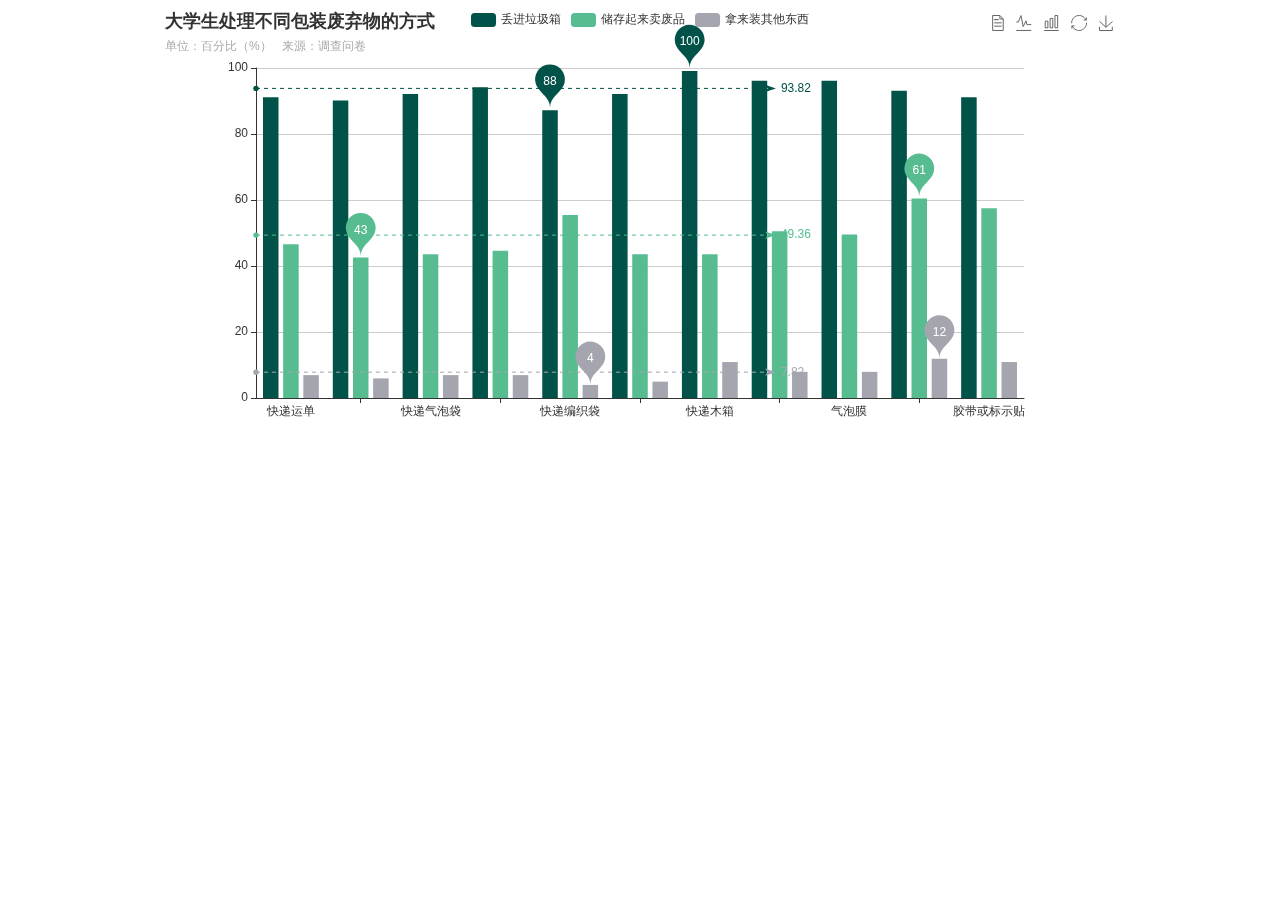
<file: keshihua-xiaofeizhechuli(1).html>
<!DOCTYPE html>
<html>

<head>
    <meta charset="utf-8">
    <title>ECharts</title>
    <!-- 引入 echarts.js -->
    <script src="echarts.js"></script>
</head>

<body>
    <center>
        <!-- 为ECharts准备一个具备大小（宽高）的Dom -->
        <div id="main" style="width: 960px;height:450px;"></div>
        <script type="text/javascript">
            // 基于准备好的dom，初始化echarts实例
            var myChart = echarts.init(document.getElementById('main'));

            // 指定图表的配置项和数据
            var option = {
                title: {
                    text: '大学生处理不同包装废弃物的方式',
                    subtext: '单位：百分比（%）   来源：调查问卷'
                },
                tooltip: {
                    trigger: 'axis'
                },
                legend: {
                    data: ['丢进垃圾箱', '储存起来卖废品', '拿来装其他东西']
                },
                toolbox: {
                    show: true,
                    feature: {
                        dataView: {
                            show: true,
                            readOnly: false
                        },
                        magicType: {
                            show: true,
                            type: ['line', 'bar']
                        },
                        restore: {
                            show: true
                        },
                        saveAsImage: {
                            show: true
                        }
                    }
                },
                calculable: true,
                xAxis: [{
                    type: 'category',
                    data: ['快递运单', '快递胶带', '快递气泡袋', '快递密封袋', '快递编织袋', '快递纸箱', '快递木箱', '发泡塑料', '气泡膜', '气柱袋', '胶带或标示贴']
                }],
                yAxis: [{
                    type: 'value'
                }],
                series: [{
                    name: '丢进垃圾箱',
                    type: 'bar',
                    data: [92, 91, 93, 95, 88, 93, 100, 97, 97, 94, 92, ],
                    markPoint: {
                        data: [{
                            type: 'max',
                            name: '最大值1'
                        }, {
                            type: 'min',
                            name: '最小值1'
                        }]
                    },
                    markLine: {
                        data: [{
                            type: 'average',
                            name: '平均值1'
                        }]
                    }
                }, {
                    name: '储存起来卖废品',
                    type: 'bar',
                    data: [47, 43, 44, 45, 56, 44, 44, 51, 50, 61, 58],
                    markPoint: {
                        data: [{
                            type: 'max',
                            name: '最大值2'
                        }, {
                            type: 'min',
                            name: '最小值2'
                        }]
                    },
                    markLine: {
                        data: [{
                            type: 'average',
                            name: '平均值2'
                        }]
                    }
                }, {
                    name: '拿来装其他东西',
                    type: 'bar',
                    data: [7, 6, 7, 7, 4, 5, 11, 8, 8, 12, 11],
                    markPoint: {
                        data: [{
                            type: 'max',
                            name: '最大值3'
                        }, {
                            type: 'min',
                            name: '最小值3'
                        }]
                    },
                    markLine: {
                        data: [{
                            type: 'average',
                            name: '平均值3'
                        }]
                    }
                }]
            };

            // 使用刚指定的配置项和数据显示图表。
            myChart.setOption(option);
        </script>
    </center>
</body>

</html>
</file>
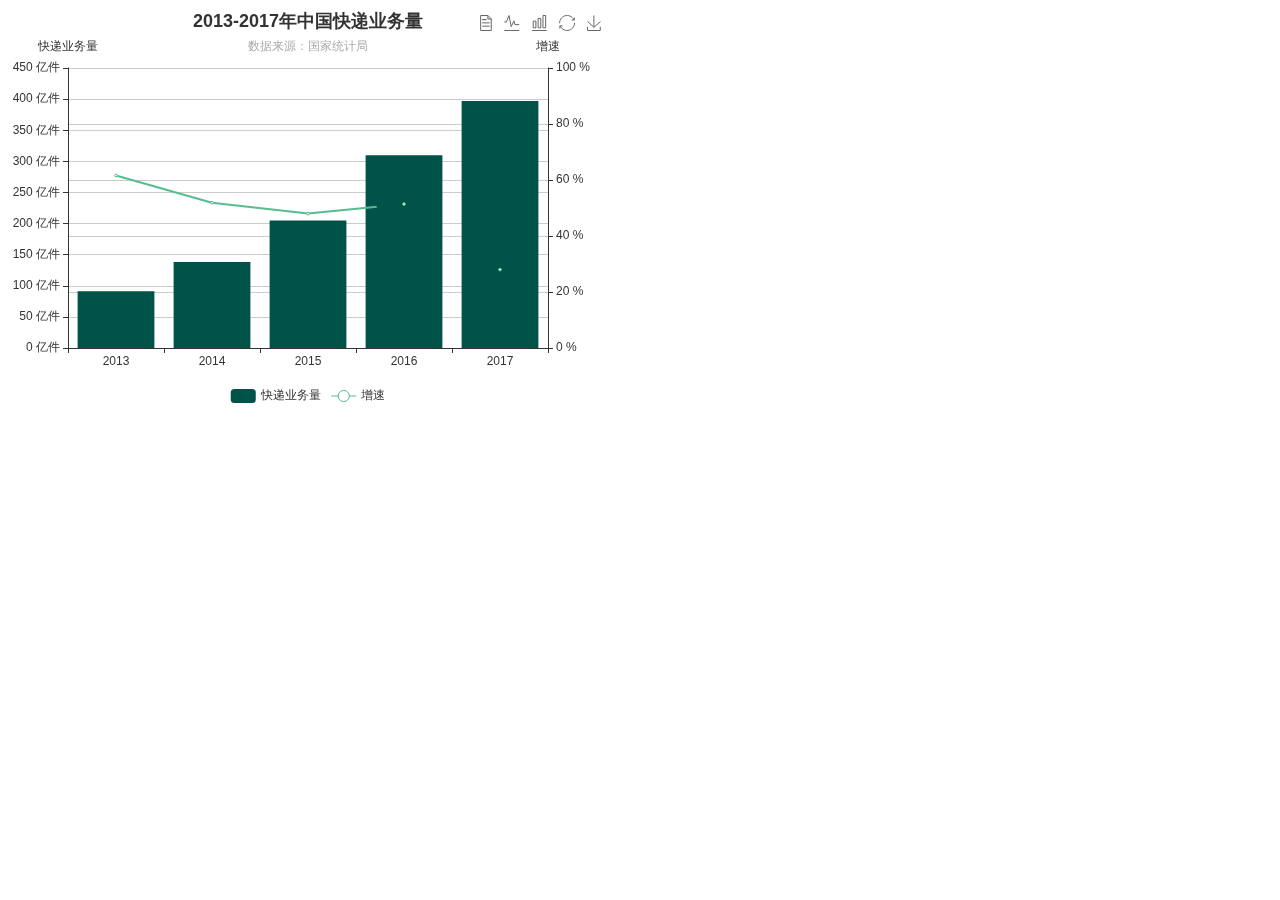
<file: Echars图表文件/picture1(1).html>
<!DOCTYPE HTML>
<html>

<head>
    <meta charset="utf-8">
    <title>ECharts</title>
    <script type="text/javascript" src="echarts.js"></script>

</head>

<body>
    <div id='picture1' style="width: 600px;height:400px;">
        <script type="text/javascript">
            var myChart = echarts.init(document.getElementById('picture1'));

            option = {
                title: {
                    left: 'center',

                    text: '2013-2017年中国快递业务量',
                    subtext: '数据来源：国家统计局'
                },
                tooltip: {
                    trigger: 'axis',
                    axisPointer: {
                        type: 'cross',
                        crossStyle: {
                            color: '#999'
                        }
                    }
                },
                toolbox: {
                    feature: {
                        dataView: {
                            show: true,
                            readOnly: false
                        },
                        magicType: {
                            show: true,
                            type: ['line', 'bar']
                        },
                        restore: {
                            show: true
                        },
                        saveAsImage: {
                            show: true
                        }
                    }
                },
                legend: {
                    data: ['快递业务量', '增速'],
                    top: 'bottom',
                },
                xAxis: [{
                    type: 'category',
                    data: ['2013', '2014', '2015', '2016', '2017'],
                    axisPointer: {
                        type: 'shadow'
                    }
                }],
                yAxis: [{
                    type: 'value',
                    name: '快递业务量',
                    min: 0,
                    max: 450,
                    interval: 50,
                    axisLabel: {
                        formatter: '{value} 亿件'
                    }
                }, {
                    type: 'value',
                    name: '增速',
                    min: 0,
                    max: 100,
                    interval: 20,
                    axisLabel: {
                        formatter: '{value} %'
                    }
                }],
                series: [{
                        name: '快递业务量',
                        type: 'bar',
                        data: [91.9, 139.6, 206.7, 312.8, 400.6]
                    },

                    {
                        name: '增速',
                        type: 'line',
                        yAxisIndex: 1,
                        data: [61.6, 51.9, 48.0, 51.4, 28.0]
                    }
                ]
            };



            myChart.setOption(option);
        </script>

    </div>


</body>

</html>
</file>
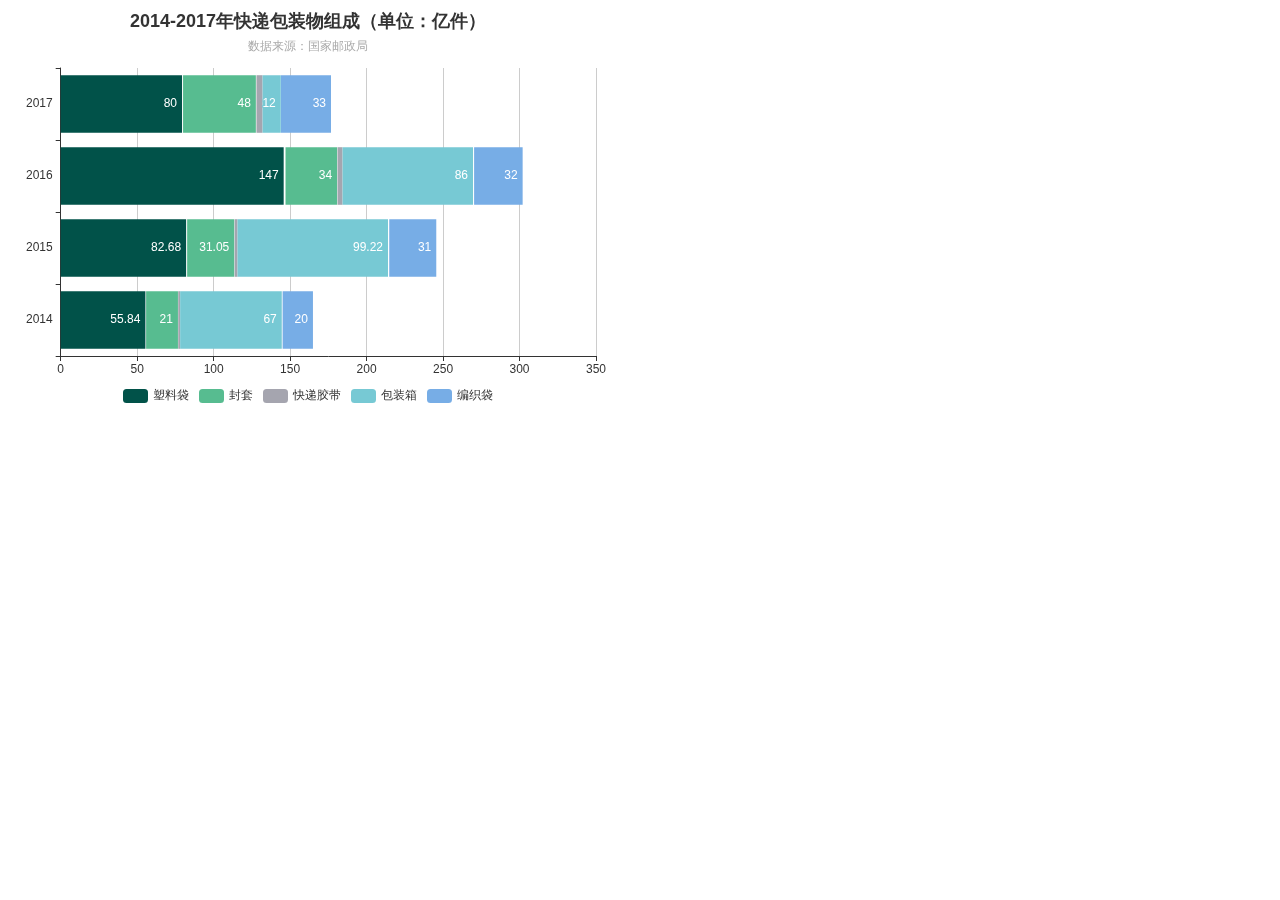
<file: Echars图表文件/picture2(1).html>
<!DOCTYPE HTML>
<html>

<head>
    <meta charset="utf-8">
    <title>ECharts</title>
    <script type="text/javascript" src="echarts.js"></script>
</head>

<body>
    <div id="picture2" style="width: 600px;height:400px;">
        <script type="text/javascript">
            var myChart = echarts.init(document.getElementById('picture2'));



            option = {
                title: {
                    left: 'center',

                    text: '2014-2017年快递包装物组成（单位：亿件）',
                    subtext: '数据来源：国家邮政局'
                },

                tooltip: {
                    trigger: 'axis',
                    axisPointer: { // 坐标轴指示器，坐标轴触发有效
                        type: 'shadow' // 默认为直线，可选为：'line' | 'shadow'
                    }
                },
                legend: {
                    data: ['塑料袋', '封套', '快递胶带', '包装箱', '编织袋'],
                    top: 'bottom'
                },
                grid: {
                    left: '3%',
                    right: '2%',
                    bottom: '8%',
                    containLabel: true
                },
                xAxis: {
                    type: 'value'
                },
                yAxis: {

                    type: 'category',
                    data: ['2014', '2015', '2016', '2017']
                },
                series: [{
                    name: '塑料袋',
                    type: 'bar',
                    stack: '总量',
                    label: {
                        normal: {
                            show: true,
                            position: 'insideRight'
                        }
                    },
                    data: [55.84, 82.68, 147, 80]
                }, {
                    name: '封套',
                    type: 'bar',
                    stack: '总量',
                    label: {
                        normal: {
                            show: true,
                            position: 'insideRight'
                        }
                    },
                    data: [21, 31.05, 34, 48]
                }, {
                    name: '快递胶带',
                    type: 'bar',
                    stack: '总量',
                    label: {

                    },
                    data: [1.26, 1.87, 3.3, 4]
                }, {
                    name: '包装箱',
                    type: 'bar',
                    stack: '总量',
                    label: {
                        normal: {
                            show: true,
                            position: 'insideRight'
                        }
                    },
                    data: [67, 99.22, 86, 12]
                }, {
                    name: '编织袋',
                    type: 'bar',
                    stack: '总量',
                    label: {
                        normal: {
                            show: true,
                            position: 'insideRight'
                        }
                    },
                    data: [20, 31, 32, 33]
                }]
            };

            myChart.setOption(option);
        </script>
    </div>
</body>

</html>
</file>
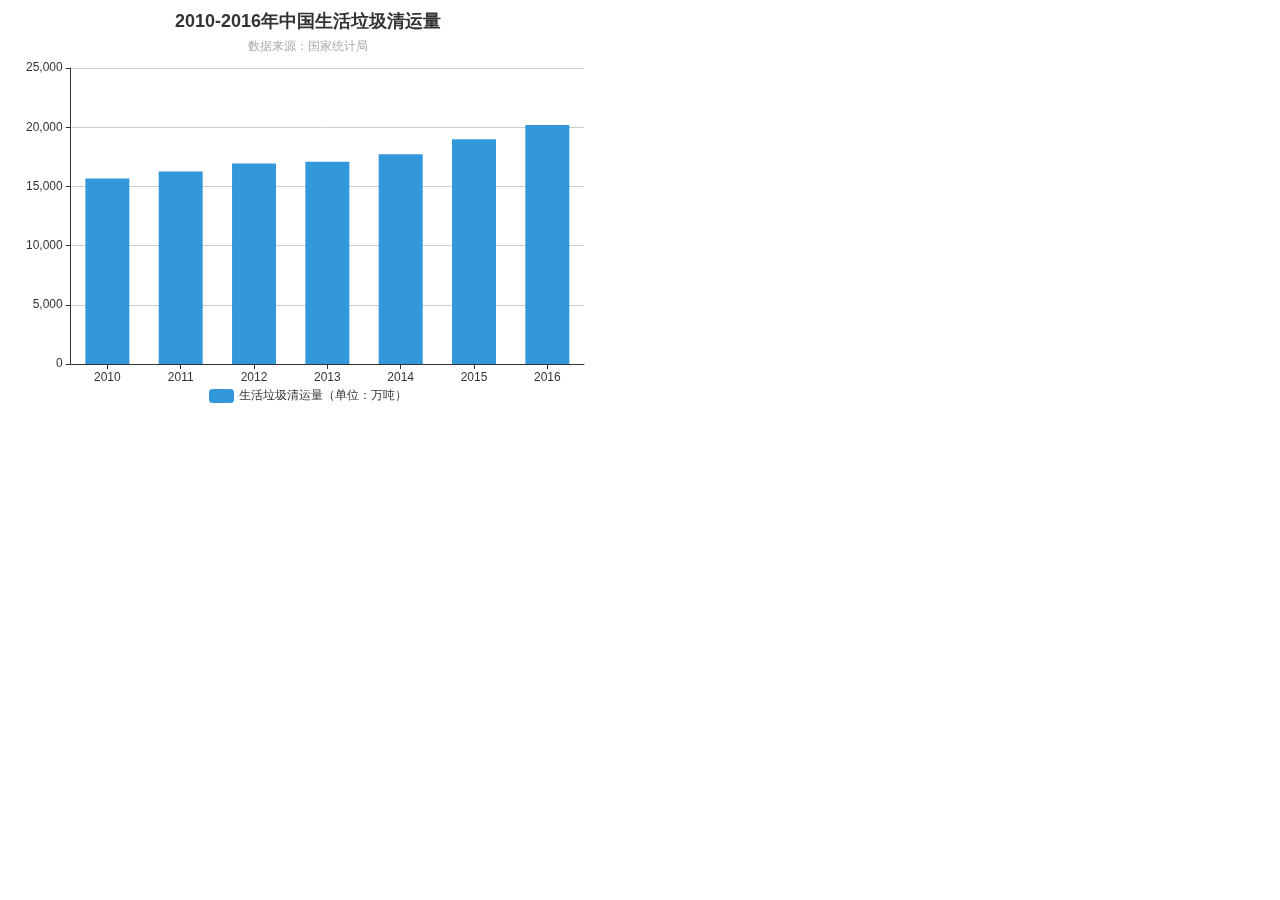
<file: Echars图表文件/picture3(1).html>
<!DOCTYPE HTML>
<html>

<head>
    <meta charset="utf-8">
    <title>ECharts</title>
    <script type="text/javascript" src="echarts.js"></script>
</head>

<body>
    <div id="picture3" style="width: 600px;height:400px;">
        <script type="text/javascript">
            var myChart = echarts.init(document.getElementById('picture3'));



            option = {
                title: {
                    left: 'center',

                    text: '2010-2016年中国生活垃圾清运量',
                    subtext: '数据来源：国家统计局'
                },
                legend: {
                    data: ['生活垃圾清运量（单位：万吨）'],
                    top: 'bottom'
                },

                color: ['#3398DB'],

                tooltip: {
                    trigger: 'axis',
                    axisPointer: { // 坐标轴指示器，坐标轴触发有效
                        type: 'shadow' // 默认为直线，可选为：'line' | 'shadow'
                    }
                },
                grid: {
                    left: '3%',
                    right: '4%',
                    bottom: '6%',
                    containLabel: true
                },
                xAxis: [{
                    type: 'category',

                    data: ['2010', '2011', '2012', '2013', '2014', '2015', '2016'],
                    axisTick: {
                        alignWithLabel: true
                    }
                }],
                yAxis: [{
                    type: 'value'
                }],
                series: [{
                    name: '生活垃圾清运量（单位：万吨）',
                    type: 'bar',
                    barWidth: '60%',
                    data: [15804.8, 16395.3, 17080.9, 17238.6, 17860.2, 19141.9, 20362]
                }]
            };



            myChart.setOption(option);
        </script>
    </div>
</body>

</html>
</file>
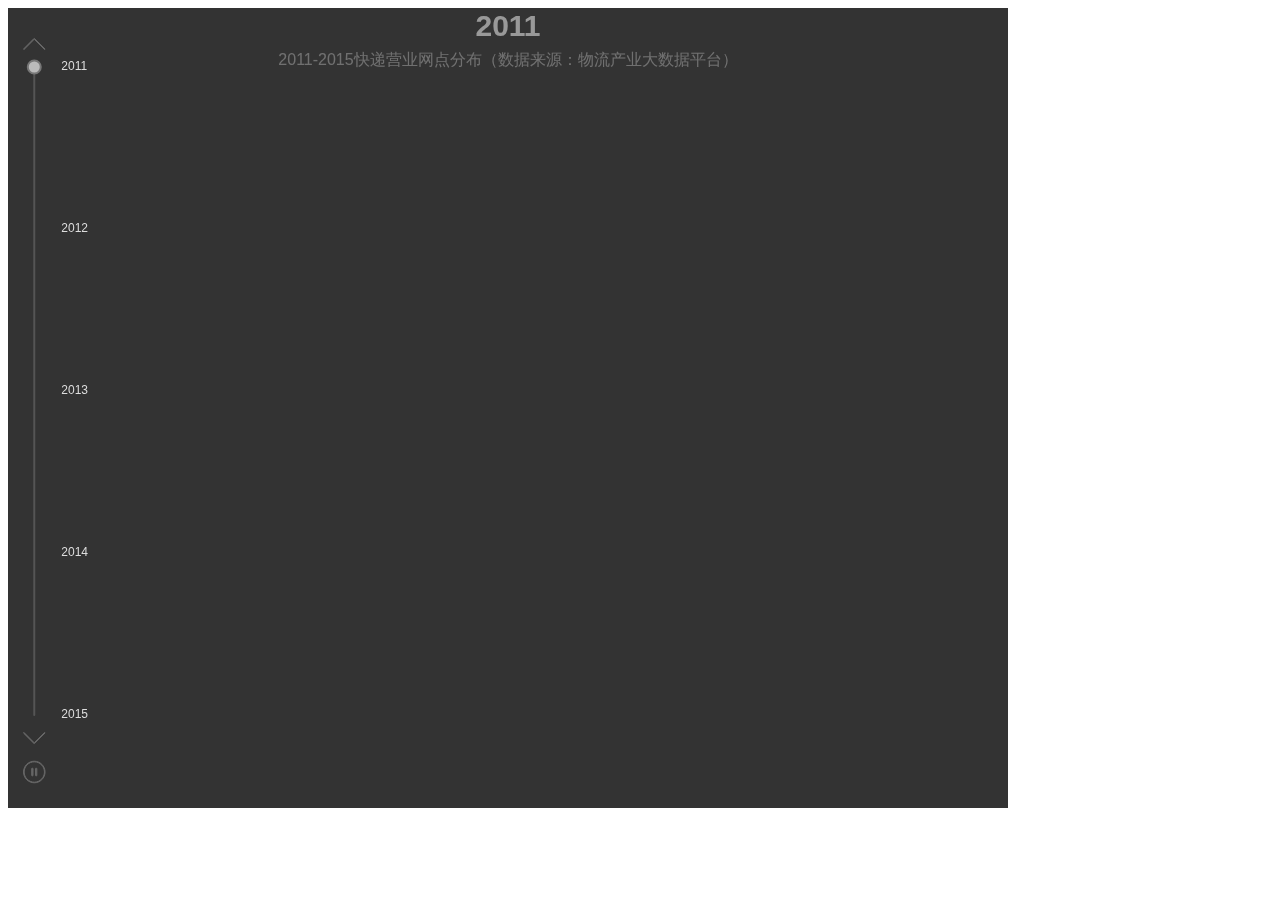
<file: Echars图表文件/picture6.html>
<!DOCTYPE HTML>
<html>

<head>
    <meta charset="utf-8">
    <title>ECharts</title>
    <script type="text/javascript" src="echarts.js"></script>
    <script type="text/javascript" src="http://gallery.echartsjs.com/dep/echarts/map/js/china.js"></script>
</head>

<body>
    <div id="picture6" style="width: 1000px;height:800px;">
        <script type="text/javascript">
            var myChart = echarts.init(document.getElementById('picture6'));

            var all = {
                "options": [{
                    "series": [{
                        "center": [100, 38],
                        "data": [{
                            "name": "青海",
                            "value": 165,
                            "itemStyle": {
                                "emphasis": {
                                    "areaColor": "#77C9D4"
                                },
                                "normal": {
                                    "areaColor": "#dcece5"
                                }
                            }
                        }, {
                            "name": "西藏",
                            "value": 225,
                            "itemStyle": {
                                "emphasis": {
                                    "areaColor": "#77C9D4"
                                },
                                "normal": {
                                    "areaColor": "#dcece5"
                                }
                            }
                        }, {
                            "name": "新疆",
                            "value": 1231,
                            "itemStyle": {
                                "emphasis": {
                                    "areaColor": "#77C9D4"
                                },
                                "normal": {
                                    "areaColor": "#a4bdb2"
                                }
                            }
                        }, {
                            "name": "重庆",
                            "value": 2276,
                            "itemStyle": {
                                "emphasis": {
                                    "areaColor": "#77C9D4"
                                },
                                "normal": {
                                    "areaColor": "#86bca5"
                                }
                            }
                        }, {
                            "name": "宁夏",
                            "value": 317,
                            "itemStyle": {
                                "emphasis": {
                                    "areaColor": "#77C9D4"
                                },
                                "normal": {
                                    "areaColor": "#dcece5"
                                }
                            }
                        }, {
                            "name": "云南",
                            "value": 2134,
                            "itemStyle": {
                                "emphasis": {
                                    "areaColor": "#77C9D4"
                                },
                                "normal": {
                                    "areaColor": "#86bca5"
                                }
                            }
                        }, {
                            "name": "甘肃",
                            "value": 1471,
                            "itemStyle": {
                                "emphasis": {
                                    "areaColor": "#77C9D4"
                                },
                                "normal": {
                                    "areaColor": "#a4bdb2"
                                }
                            }
                        }, {
                            "name": "贵州",
                            "value": 1637,
                            "itemStyle": {
                                "emphasis": {
                                    "areaColor": "#77C9D4"
                                },
                                "normal": {
                                    "areaColor": "#a4bdb2"
                                }
                            }
                        }, {
                            "name": "辽宁",
                            "value": 2545,
                            "itemStyle": {
                                "emphasis": {
                                    "areaColor": "#77C9D4"
                                },
                                "normal": {
                                    "areaColor": "#86bca5"
                                }
                            }
                        }, {
                            "name": "广西",
                            "value": 1941,
                            "itemStyle": {
                                "emphasis": {
                                    "areaColor": "#77C9D4"
                                },
                                "normal": {
                                    "areaColor": "#a4bdb2"
                                }
                            }
                        }, {
                            "name": "四川",
                            "value": 3938,
                            "itemStyle": {
                                "emphasis": {
                                    "areaColor": "#77C9D4"
                                },
                                "normal": {
                                    "areaColor": "#57BC90"
                                }
                            }
                        }, {
                            "name": "吉林",
                            "value": 1429,
                            "itemStyle": {
                                "emphasis": {
                                    "areaColor": "#77C9D4"
                                },
                                "normal": {
                                    "areaColor": "#a4bdb2"
                                }
                            }
                        }, {
                            "name": "黑龙江",
                            "value": 1654,
                            "itemStyle": {
                                "emphasis": {
                                    "areaColor": "#77C9D4"
                                },
                                "normal": {
                                    "areaColor": "#a4bdb2"
                                }
                            }
                        }, {
                            "name": "上海",
                            "value": 5208,
                            "itemStyle": {
                                "emphasis": {
                                    "areaColor": "#77C9D4"
                                },
                                "normal": {
                                    "areaColor": "#015249"
                                }
                            }
                        }, {
                            "name": "江西",
                            "value": 2142,
                            "itemStyle": {
                                "emphasis": {
                                    "areaColor": "#77C9D4"
                                },
                                "normal": {
                                    "areaColor": "#86bca5"
                                }
                            }
                        }, {
                            "name": "广东",
                            "value": 7070,
                            "itemStyle": {
                                "emphasis": {
                                    "areaColor": "#77C9D4"
                                },
                                "normal": {
                                    "areaColor": "#015249"
                                }
                            }
                        }, {
                            "name": "内蒙古",
                            "value": 1112,
                            "itemStyle": {
                                "emphasis": {
                                    "areaColor": "#77C9D4"
                                },
                                "normal": {
                                    "areaColor": "#a4bdb2"
                                }
                            }
                        }, {
                            "name": "陕西",
                            "value": 1842,
                            "itemStyle": {
                                "emphasis": {
                                    "areaColor": "#77C9D4"
                                },
                                "normal": {
                                    "areaColor": "#a4bdb2"
                                }
                            }
                        }, {
                            "name": "天津",
                            "value": 765,
                            "itemStyle": {
                                "emphasis": {
                                    "areaColor": "#77C9D4"
                                },
                                "normal": {
                                    "areaColor": "#dcece5"
                                }
                            }
                        }, {
                            "name": "湖南",
                            "value": 2510,
                            "itemStyle": {
                                "emphasis": {
                                    "areaColor": "#77C9D4"
                                },
                                "normal": {
                                    "areaColor": "#86bca5"
                                }
                            }
                        }, {
                            "name": "福建",
                            "value": 2288,
                            "itemStyle": {
                                "emphasis": {
                                    "areaColor": "#77C9D4"
                                },
                                "normal": {
                                    "areaColor": "#86bca5"
                                }
                            }
                        }, {
                            "name": "浙江",
                            "value": 3965,
                            "itemStyle": {
                                "emphasis": {
                                    "areaColor": "#77C9D4"
                                },
                                "normal": {
                                    "areaColor": "#015249"
                                }
                            }
                        }, {
                            "name": "北京",
                            "value": 2507,
                            "itemStyle": {
                                "emphasis": {
                                    "areaColor": "#77C9D4"
                                },
                                "normal": {
                                    "areaColor": "#86bca5"
                                }
                            }
                        }, {
                            "name": "海南",
                            "value": 632,
                            "itemStyle": {
                                "emphasis": {
                                    "areaColor": "#77C9D4"
                                },
                                "normal": {
                                    "areaColor": "#dcece5"
                                }
                            }
                        }, {
                            "name": "河南",
                            "value": 4325,
                            "itemStyle": {
                                "emphasis": {
                                    "areaColor": "#77C9D4"
                                },
                                "normal": {
                                    "areaColor": "#015249"
                                }
                            }
                        }, {
                            "name": "湖北",
                            "value": 2569,
                            "itemStyle": {
                                "emphasis": {
                                    "areaColor": "#77C9D4"
                                },
                                "normal": {
                                    "areaColor": "#86bca5"
                                }
                            }
                        }, {
                            "name": "安徽",
                            "value": 2260,
                            "itemStyle": {
                                "emphasis": {
                                    "areaColor": "#77C9D4"
                                },
                                "normal": {
                                    "areaColor": "#86bca5"
                                }
                            }
                        }, {
                            "name": "江苏",
                            "value": 5837,
                            "itemStyle": {
                                "emphasis": {
                                    "areaColor": "#77C9D4"
                                },
                                "normal": {
                                    "areaColor": "#015249"
                                }
                            }
                        }, {
                            "name": "山西",
                            "value": 1300,
                            "itemStyle": {
                                "emphasis": {
                                    "areaColor": "#77C9D4"
                                },
                                "normal": {
                                    "areaColor": "#a4bdb2"
                                }
                            }
                        }, {
                            "name": "山东",
                            "value": 5506,
                            "itemStyle": {
                                "emphasis": {
                                    "areaColor": "#77C9D4"
                                },
                                "normal": {
                                    "areaColor": "#015249"
                                }
                            }
                        }, {
                            "name": "河北",
                            "value": 2461,
                            "itemStyle": {
                                "emphasis": {
                                    "areaColor": "#77C9D4"
                                },
                                "normal": {
                                    "areaColor": "#86bca5"
                                }
                            }
                        }],
                        "label": {
                            "emphasis": {
                                "show": false
                            },
                            "normal": {
                                "show": false
                            }
                        },
                        "mapType": "china",
                        "roam": false,
                        "type": "map"
                    }],
                    "title": {
                        "text": "2011"
                    }
                }, {
                    "series": [{
                        "center": [100, 38],
                        "data": [{
                            "name": "青海",
                            "value": 241,
                            "itemStyle": {
                                "emphasis": {
                                    "areaColor": "#77C9D4"
                                },
                                "normal": {
                                    "areaColor": "#dcece5"
                                }
                            }
                        }, {
                            "name": "新疆",
                            "value": 1554,
                            "itemStyle": {
                                "emphasis": {
                                    "areaColor": "#77C9D4"
                                },
                                "normal": {
                                    "areaColor": "#a4bdb2"
                                }
                            }
                        }, {
                            "name": "西藏",
                            "value": 247,
                            "itemStyle": {
                                "emphasis": {
                                    "areaColor": "#77C9D4"
                                },
                                "normal": {
                                    "areaColor": "#dcece5"
                                }
                            }
                        }, {
                            "name": "重庆",
                            "value": 2506,
                            "itemStyle": {
                                "emphasis": {
                                    "areaColor": "#77C9D4"
                                },
                                "normal": {
                                    "areaColor": "#a4bdb2"
                                }
                            }
                        }, {
                            "name": "宁夏",
                            "value": 364,
                            "itemStyle": {
                                "emphasis": {
                                    "areaColor": "#77C9D4"
                                },
                                "normal": {
                                    "areaColor": "#dcece5"
                                }
                            }
                        }, {
                            "name": "贵州",
                            "value": 1921,
                            "itemStyle": {
                                "emphasis": {
                                    "areaColor": "#77C9D4"
                                },
                                "normal": {
                                    "areaColor": "#a4bdb2"
                                }
                            }
                        }, {
                            "name": "云南",
                            "value": 2598,
                            "itemStyle": {
                                "emphasis": {
                                    "areaColor": "#77C9D4"
                                },
                                "normal": {
                                    "areaColor": "#a4bdb2"
                                }
                            }
                        }, {
                            "name": "广西",
                            "value": 2304,
                            "itemStyle": {
                                "emphasis": {
                                    "areaColor": "#77C9D4"
                                },
                                "normal": {
                                    "areaColor": "#a4bdb2"
                                }
                            }
                        }, {
                            "name": "甘肃",
                            "value": 1697,
                            "itemStyle": {
                                "emphasis": {
                                    "areaColor": "#77C9D4"
                                },
                                "normal": {
                                    "areaColor": "#a4bdb2"
                                }
                            }
                        }, {
                            "name": "辽宁",
                            "value": 3087,
                            "itemStyle": {
                                "emphasis": {
                                    "areaColor": "#77C9D4"
                                },
                                "normal": {
                                    "areaColor": "#86bca5"
                                }
                            }
                        }, {
                            "name": "黑龙江",
                            "value": 1881,
                            "itemStyle": {
                                "emphasis": {
                                    "areaColor": "#77C9D4"
                                },
                                "normal": {
                                    "areaColor": "#a4bdb2"
                                }
                            }
                        }, {
                            "name": "上海",
                            "value": 3792,
                            "itemStyle": {
                                "emphasis": {
                                    "areaColor": "#77C9D4"
                                },
                                "normal": {
                                    "areaColor": "#86bca5"
                                }
                            }
                        }, {
                            "name": "四川",
                            "value": 6217,
                            "itemStyle": {
                                "emphasis": {
                                    "areaColor": "#77C9D4"
                                },
                                "normal": {
                                    "areaColor": "#015249"
                                }
                            }
                        }, {
                            "name": "吉林",
                            "value": 1601,
                            "itemStyle": {
                                "emphasis": {
                                    "areaColor": "#77C9D4"
                                },
                                "normal": {
                                    "areaColor": "#a4bdb2"
                                }
                            }
                        }, {
                            "name": "湖南",
                            "value": 2846,
                            "itemStyle": {
                                "emphasis": {
                                    "areaColor": "#77C9D4"
                                },
                                "normal": {
                                    "areaColor": "#86bca5"
                                }
                            }
                        }, {
                            "name": "江西",
                            "value": 2369,
                            "itemStyle": {
                                "emphasis": {
                                    "areaColor": "#77C9D4"
                                },
                                "normal": {
                                    "areaColor": "#a4bdb2"
                                }
                            }
                        }, {
                            "name": "内蒙古",
                            "value": 1596,
                            "itemStyle": {
                                "emphasis": {
                                    "areaColor": "#77C9D4"
                                },
                                "normal": {
                                    "areaColor": "#a4bdb2"
                                }
                            }
                        }, {
                            "name": "福建",
                            "value": 3117,
                            "itemStyle": {
                                "emphasis": {
                                    "areaColor": "#77C9D4"
                                },
                                "normal": {
                                    "areaColor": "#86bca5"
                                }
                            }
                        }, {
                            "name": "广东",
                            "value": 10015,
                            "itemStyle": {
                                "emphasis": {
                                    "areaColor": "#77C9D4"
                                },
                                "normal": {
                                    "areaColor": "#015249"
                                }
                            }
                        }, {
                            "name": "陕西",
                            "value": 2312,
                            "itemStyle": {
                                "emphasis": {
                                    "areaColor": "#77C9D4"
                                },
                                "normal": {
                                    "areaColor": "#86bca5"
                                }
                            }
                        }, {
                            "name": "浙江",
                            "value": 5155,
                            "itemStyle": {
                                "emphasis": {
                                    "areaColor": "#77C9D4"
                                },
                                "normal": {
                                    "areaColor": "#015249"
                                }
                            }
                        }, {
                            "name": "天津",
                            "value": 1068,
                            "itemStyle": {
                                "emphasis": {
                                    "areaColor": "#77C9D4"
                                },
                                "normal": {
                                    "areaColor": "#dcece5"
                                }
                            }
                        }, {
                            "name": "北京",
                            "value": 3052,
                            "itemStyle": {
                                "emphasis": {
                                    "areaColor": "#77C9D4"
                                },
                                "normal": {
                                    "areaColor": "#86bca5"
                                }
                            }
                        }, {
                            "name": "安徽",
                            "value": 2434,
                            "itemStyle": {
                                "emphasis": {
                                    "areaColor": "#77C9D4"
                                },
                                "normal": {
                                    "areaColor": "#a4bdb2"
                                }
                            }
                        }, {
                            "name": "河南",
                            "value": 4035,
                            "itemStyle": {
                                "emphasis": {
                                    "areaColor": "#77C9D4"
                                },
                                "normal": {
                                    "areaColor": "#57BC90"
                                }
                            }
                        }, {
                            "name": "湖北",
                            "value": 4305,
                            "itemStyle": {
                                "emphasis": {
                                    "areaColor": "#77C9D4"
                                },
                                "normal": {
                                    "areaColor": "#57BC90"
                                }
                            }
                        }, {
                            "name": "海南",
                            "value": 675,
                            "itemStyle": {
                                "emphasis": {
                                    "areaColor": "#77C9D4"
                                },
                                "normal": {
                                    "areaColor": "#dcece5"
                                }
                            }
                        }, {
                            "name": "江苏",
                            "value": 6405,
                            "itemStyle": {
                                "emphasis": {
                                    "areaColor": "#77C9D4"
                                },
                                "normal": {
                                    "areaColor": "#015249"
                                }
                            }
                        }, {
                            "name": "山西",
                            "value": 1728,
                            "itemStyle": {
                                "emphasis": {
                                    "areaColor": "#77C9D4"
                                },
                                "normal": {
                                    "areaColor": "#a4bdb2"
                                }
                            }
                        }, {
                            "name": "山东",
                            "value": 5173,
                            "itemStyle": {
                                "emphasis": {
                                    "areaColor": "#77C9D4"
                                },
                                "normal": {
                                    "areaColor": "#015249"
                                }
                            }
                        }, {
                            "name": "河北",
                            "value": 2734,
                            "itemStyle": {
                                "emphasis": {
                                    "areaColor": "#77C9D4"
                                },
                                "normal": {
                                    "areaColor": "#86bca5"
                                }
                            }
                        }],
                        "label": {
                            "emphasis": {
                                "show": false
                            },
                            "normal": {
                                "show": false
                            }
                        },
                        "mapType": "china",
                        "roam": false,
                        "type": "map"
                    }],
                    "title": {
                        "text": "2012"
                    }
                }, {
                    "series": [{
                        "center": [100, 38],
                        "data": [{
                            "name": "青海",
                            "value": 725,
                            "itemStyle": {
                                "emphasis": {
                                    "areaColor": "#77C9D4"
                                },
                                "normal": {
                                    "areaColor": "#dcece5"
                                }
                            }
                        }, {
                            "name": "西藏",
                            "value": 303,
                            "itemStyle": {
                                "emphasis": {
                                    "areaColor": "#77C9D4"
                                },
                                "normal": {
                                    "areaColor": "#dcece5"
                                }
                            }
                        }, {
                            "name": "宁夏",
                            "value": 541,
                            "itemStyle": {
                                "emphasis": {
                                    "areaColor": "#77C9D4"
                                },
                                "normal": {
                                    "areaColor": "#dcece5"
                                }
                            }
                        }, {
                            "name": "新疆",
                            "value": 2381,
                            "itemStyle": {
                                "emphasis": {
                                    "areaColor": "#77C9D4"
                                },
                                "normal": {
                                    "areaColor": "#a4bdb2"
                                }
                            }
                        }, {
                            "name": "贵州",
                            "value": 3070,
                            "itemStyle": {
                                "emphasis": {
                                    "areaColor": "#77C9D4"
                                },
                                "normal": {
                                    "areaColor": "#57BC90"
                                }
                            }
                        }, {
                            "name": "云南",
                            "value": 3095,
                            "itemStyle": {
                                "emphasis": {
                                    "areaColor": "#77C9D4"
                                },
                                "normal": {
                                    "areaColor": "#57BC90"
                                }
                            }
                        }, {
                            "name": "重庆",
                            "value": 3044,
                            "itemStyle": {
                                "emphasis": {
                                    "areaColor": "#77C9D4"
                                },
                                "normal": {
                                    "areaColor": "#57BC90"
                                }
                            }
                        }, {
                            "name": "甘肃",
                            "value": 2028,
                            "itemStyle": {
                                "emphasis": {
                                    "areaColor": "#77C9D4"
                                },
                                "normal": {
                                    "areaColor": "#a4bdb2"
                                }
                            }
                        }, {
                            "name": "四川",
                            "value": 8465,
                            "itemStyle": {
                                "emphasis": {
                                    "areaColor": "#77C9D4"
                                },
                                "normal": {
                                    "areaColor": "#015249"
                                }
                            }
                        }, {
                            "name": "广西",
                            "value": 2764,
                            "itemStyle": {
                                "emphasis": {
                                    "areaColor": "#77C9D4"
                                },
                                "normal": {
                                    "areaColor": "#a4bdb2"
                                }
                            }
                        }, {
                            "name": "辽宁",
                            "value": 3641,
                            "itemStyle": {
                                "emphasis": {
                                    "areaColor": "#77C9D4"
                                },
                                "normal": {
                                    "areaColor": "#57BC90"
                                }
                            }
                        }, {
                            "name": "黑龙江",
                            "value": 2645,
                            "itemStyle": {
                                "emphasis": {
                                    "areaColor": "#77C9D4"
                                },
                                "normal": {
                                    "areaColor": "#a4bdb2"
                                }
                            }
                        }, {
                            "name": "吉林",
                            "value": 2278,
                            "itemStyle": {
                                "emphasis": {
                                    "areaColor": "#77C9D4"
                                },
                                "normal": {
                                    "areaColor": "#a4bdb2"
                                }
                            }
                        }, {
                            "name": "上海",
                            "value": 4568,
                            "itemStyle": {
                                "emphasis": {
                                    "areaColor": "#77C9D4"
                                },
                                "normal": {
                                    "areaColor": "#57BC90"
                                }
                            }
                        }, {
                            "name": "湖南",
                            "value": 4364,
                            "itemStyle": {
                                "emphasis": {
                                    "areaColor": "#77C9D4"
                                },
                                "normal": {
                                    "areaColor": "#57BC90"
                                }
                            }
                        }, {
                            "name": "江西",
                            "value": 3827,
                            "itemStyle": {
                                "emphasis": {
                                    "areaColor": "#77C9D4"
                                },
                                "normal": {
                                    "areaColor": "#86bca5"
                                }
                            }
                        }, {
                            "name": "内蒙古",
                            "value": 2104,
                            "itemStyle": {
                                "emphasis": {
                                    "areaColor": "#77C9D4"
                                },
                                "normal": {
                                    "areaColor": "#a4bdb2"
                                }
                            }
                        }, {
                            "name": "陕西",
                            "value": 2529,
                            "itemStyle": {
                                "emphasis": {
                                    "areaColor": "#77C9D4"
                                },
                                "normal": {
                                    "areaColor": "#a4bdb2"
                                }
                            }
                        }, {
                            "name": "福建",
                            "value": 4125,
                            "itemStyle": {
                                "emphasis": {
                                    "areaColor": "#77C9D4"
                                },
                                "normal": {
                                    "areaColor": "#57BC90"
                                }
                            }
                        }, {
                            "name": "天津",
                            "value": 1405,
                            "itemStyle": {
                                "emphasis": {
                                    "areaColor": "#77C9D4"
                                },
                                "normal": {
                                    "areaColor": "#dcece5"
                                }
                            }
                        }, {
                            "name": "浙江",
                            "value": 6818,
                            "itemStyle": {
                                "emphasis": {
                                    "areaColor": "#77C9D4"
                                },
                                "normal": {
                                    "areaColor": "#015249"
                                }
                            }
                        }, {
                            "name": "广东",
                            "value": 13461,
                            "itemStyle": {
                                "emphasis": {
                                    "areaColor": "#77C9D4"
                                },
                                "normal": {
                                    "areaColor": "#015249"
                                }
                            }
                        }, {
                            "name": "北京",
                            "value": 3826,
                            "itemStyle": {
                                "emphasis": {
                                    "areaColor": "#77C9D4"
                                },
                                "normal": {
                                    "areaColor": "#86bca5"
                                }
                            }
                        }, {
                            "name": "安徽",
                            "value": 2925,
                            "itemStyle": {
                                "emphasis": {
                                    "areaColor": "#77C9D4"
                                },
                                "normal": {
                                    "areaColor": "#86bca5"
                                }
                            }
                        }, {
                            "name": "海南",
                            "value": 864,
                            "itemStyle": {
                                "emphasis": {
                                    "areaColor": "#77C9D4"
                                },
                                "normal": {
                                    "areaColor": "#dcece5"
                                }
                            }
                        }, {
                            "name": "湖北",
                            "value": 5178,
                            "itemStyle": {
                                "emphasis": {
                                    "areaColor": "#77C9D4"
                                },
                                "normal": {
                                    "areaColor": "#015249"
                                }
                            }
                        }, {
                            "name": "河南",
                            "value": 5626,
                            "itemStyle": {
                                "emphasis": {
                                    "areaColor": "#77C9D4"
                                },
                                "normal": {
                                    "areaColor": "#015249"
                                }
                            }
                        }, {
                            "name": "江苏",
                            "value": 8913,
                            "itemStyle": {
                                "emphasis": {
                                    "areaColor": "#77C9D4"
                                },
                                "normal": {
                                    "areaColor": "#015249"
                                }
                            }
                        }, {
                            "name": "山西",
                            "value": 2727,
                            "itemStyle": {
                                "emphasis": {
                                    "areaColor": "#77C9D4"
                                },
                                "normal": {
                                    "areaColor": "#a4bdb2"
                                }
                            }
                        }, {
                            "name": "山东",
                            "value": 6153,
                            "itemStyle": {
                                "emphasis": {
                                    "areaColor": "#77C9D4"
                                },
                                "normal": {
                                    "areaColor": "#015249"
                                }
                            }
                        }, {
                            "name": "河北",
                            "value": 3260,
                            "itemStyle": {
                                "emphasis": {
                                    "areaColor": "#77C9D4"
                                },
                                "normal": {
                                    "areaColor": "#86bca5"
                                }
                            }
                        }],
                        "label": {
                            "emphasis": {
                                "show": false
                            },
                            "normal": {
                                "show": false
                            }
                        },
                        "mapType": "china",
                        "roam": false,
                        "type": "map"
                    }],
                    "title": {
                        "text": "2013"
                    }
                }, {
                    "series": [{
                        "center": [100, 38],
                        "data": [{
                            "name": "青海",
                            "value": 425,
                            "itemStyle": {
                                "emphasis": {
                                    "areaColor": "#77C9D4"
                                },
                                "normal": {
                                    "areaColor": "#dcece5"
                                }
                            }
                        }, {
                            "name": "西藏",
                            "value": 284,
                            "itemStyle": {
                                "emphasis": {
                                    "areaColor": "#77C9D4"
                                },
                                "normal": {
                                    "areaColor": "#dcece5"
                                }
                            }
                        }, {
                            "name": "宁夏",
                            "value": 642,
                            "itemStyle": {
                                "emphasis": {
                                    "areaColor": "#77C9D4"
                                },
                                "normal": {
                                    "areaColor": "#dcece5"
                                }
                            }
                        }, {
                            "name": "重庆",
                            "value": 3542,
                            "itemStyle": {
                                "emphasis": {
                                    "areaColor": "#77C9D4"
                                },
                                "normal": {
                                    "areaColor": "#86bca5"
                                }
                            }
                        }, {
                            "name": "贵州",
                            "value": 4815,
                            "itemStyle": {
                                "emphasis": {
                                    "areaColor": "#77C9D4"
                                },
                                "normal": {
                                    "areaColor": "#57BC90"
                                }
                            }
                        }, {
                            "name": "云南",
                            "value": 3458,
                            "itemStyle": {
                                "emphasis": {
                                    "areaColor": "#77C9D4"
                                },
                                "normal": {
                                    "areaColor": "#57BC90"
                                }
                            }
                        }, {
                            "name": "甘肃",
                            "value": 2573,
                            "itemStyle": {
                                "emphasis": {
                                    "areaColor": "#77C9D4"
                                },
                                "normal": {
                                    "areaColor": "#a4bdb2"
                                }
                            }
                        }, {
                            "name": "辽宁",
                            "value": 3846,
                            "itemStyle": {
                                "emphasis": {
                                    "areaColor": "#77C9D4"
                                },
                                "normal": {
                                    "areaColor": "#86bca5"
                                }
                            }
                        }, {
                            "name": "四川",
                            "value": 9266,
                            "itemStyle": {
                                "emphasis": {
                                    "areaColor": "#77C9D4"
                                },
                                "normal": {
                                    "areaColor": "#015249"
                                }
                            }
                        }, {
                            "name": "黑龙江",
                            "value": 2897,
                            "itemStyle": {
                                "emphasis": {
                                    "areaColor": "#77C9D4"
                                },
                                "normal": {
                                    "areaColor": "#a4bdb2"
                                }
                            }
                        }, {
                            "name": "广西",
                            "value": 3370,
                            "itemStyle": {
                                "emphasis": {
                                    "areaColor": "#77C9D4"
                                },
                                "normal": {
                                    "areaColor": "#a4bdb2"
                                }
                            }
                        }, {
                            "name": "吉林",
                            "value": 2369,
                            "itemStyle": {
                                "emphasis": {
                                    "areaColor": "#77C9D4"
                                },
                                "normal": {
                                    "areaColor": "#a4bdb2"
                                }
                            }
                        }, {
                            "name": "江西",
                            "value": 3360,
                            "itemStyle": {
                                "emphasis": {
                                    "areaColor": "#77C9D4"
                                },
                                "normal": {
                                    "areaColor": "a4bdb2"
                                }
                            }
                        }, {
                            "name": "新疆",
                            "value": 2489,
                            "itemStyle": {
                                "emphasis": {
                                    "areaColor": "#77C9D4"
                                },
                                "normal": {
                                    "areaColor": "#a4bdb2"
                                }
                            }
                        }, {
                            "name": "上海",
                            "value": 4477,
                            "itemStyle": {
                                "emphasis": {
                                    "areaColor": "#77C9D4"
                                },
                                "normal": {
                                    "areaColor": "#86bca5"
                                }
                            }
                        }, {
                            "name": "内蒙古",
                            "value": 2462,
                            "itemStyle": {
                                "emphasis": {
                                    "areaColor": "#77C9D4"
                                },
                                "normal": {
                                    "areaColor": "#a4bdb2"
                                }
                            }
                        }, {
                            "name": "陕西",
                            "value": 3205,
                            "itemStyle": {
                                "emphasis": {
                                    "areaColor": "#77C9D4"
                                },
                                "normal": {
                                    "areaColor": "#a4bdb2"
                                }
                            }
                        }, {
                            "name": "福建",
                            "value": 4222,
                            "itemStyle": {
                                "emphasis": {
                                    "areaColor": "#77C9D4"
                                },
                                "normal": {
                                    "areaColor": "#86bca5"
                                }
                            }
                        }, {
                            "name": "天津",
                            "value": 1342,
                            "itemStyle": {
                                "emphasis": {
                                    "areaColor": "#77C9D4"
                                },
                                "normal": {
                                    "areaColor": "#dcece5"
                                }
                            }
                        }, {
                            "name": "湖南",
                            "value": 4792,
                            "itemStyle": {
                                "emphasis": {
                                    "areaColor": "#77C9D4"
                                },
                                "normal": {
                                    "areaColor": "#57BC90"
                                }
                            }
                        }, {
                            "name": "浙江",
                            "value": 7217,
                            "itemStyle": {
                                "emphasis": {
                                    "areaColor": "#77C9D4"
                                },
                                "normal": {
                                    "areaColor": "#015249"
                                }
                            }
                        }, {
                            "name": "广东",
                            "value": 14476,
                            "itemStyle": {
                                "emphasis": {
                                    "areaColor": "#77C9D4"
                                },
                                "normal": {
                                    "areaColor": "#015249"
                                }
                            }
                        }, {
                            "name": "北京",
                            "value": 4110,
                            "itemStyle": {
                                "emphasis": {
                                    "areaColor": "#77C9D4"
                                },
                                "normal": {
                                    "areaColor": "#86bca5"
                                }
                            }
                        }, {
                            "name": "海南",
                            "value": 1108,
                            "itemStyle": {
                                "emphasis": {
                                    "areaColor": "#77C9D4"
                                },
                                "normal": {
                                    "areaColor": "#dcece5"
                                }
                            }
                        }, {
                            "name": "湖北",
                            "value": 5581,
                            "itemStyle": {
                                "emphasis": {
                                    "areaColor": "#77C9D4"
                                },
                                "normal": {
                                    "areaColor": "#015249"
                                }
                            }
                        }, {
                            "name": "安徽",
                            "value": 3786,
                            "itemStyle": {
                                "emphasis": {
                                    "areaColor": "#77C9D4"
                                },
                                "normal": {
                                    "areaColor": "#86bca5"
                                }
                            }
                        }, {
                            "name": "河南",
                            "value": 6481,
                            "itemStyle": {
                                "emphasis": {
                                    "areaColor": "#77C9D4"
                                },
                                "normal": {
                                    "areaColor": "#015249"
                                }
                            }
                        }, {
                            "name": "山西",
                            "value": 3568,
                            "itemStyle": {
                                "emphasis": {
                                    "areaColor": "#77C9D4"
                                },
                                "normal": {
                                    "areaColor": "#86bca5"
                                }
                            }
                        }, {
                            "name": "江苏",
                            "value": 11861,
                            "itemStyle": {
                                "emphasis": {
                                    "areaColor": "#77C9D4"
                                },
                                "normal": {
                                    "areaColor": "#015249"
                                }
                            }
                        }, {
                            "name": "山东",
                            "value": 6498,
                            "itemStyle": {
                                "emphasis": {
                                    "areaColor": "#77C9D4"
                                },
                                "normal": {
                                    "areaColor": "#015249"
                                }
                            }
                        }, {
                            "name": "河北",
                            "value": 3697,
                            "itemStyle": {
                                "emphasis": {
                                    "areaColor": "#77C9D4"
                                },
                                "normal": {
                                    "areaColor": "#86bca5"
                                }
                            }
                        }],
                        "label": {
                            "emphasis": {
                                "show": false
                            },
                            "normal": {
                                "show": false
                            }
                        },
                        "mapType": "china",
                        "roam": false,
                        "type": "map"
                    }],
                    "title": {
                        "text": "2014"
                    }
                }, {
                    "series": [{
                        "center": [100, 38],
                        "data": [{
                            "name": "西藏",
                            "value": 888,
                            "itemStyle": {
                                "emphasis": {
                                    "areaColor": "#77C9D4"
                                },
                                "normal": {
                                    "areaColor": "#dcece5"
                                }
                            }
                        }, {
                            "name": "青海",
                            "value": 425,
                            "itemStyle": {
                                "emphasis": {
                                    "areaColor": "#77C9D4"
                                },
                                "normal": {
                                    "areaColor": "#dcece5"
                                }
                            }
                        }, {
                            "name": "宁夏",
                            "value": 941,
                            "itemStyle": {
                                "emphasis": {
                                    "areaColor": "#77C9D4"
                                },
                                "normal": {
                                    "areaColor": "#dcece5"
                                }
                            }
                        }, {
                            "name": "重庆",
                            "value": 3685,
                            "itemStyle": {
                                "emphasis": {
                                    "areaColor": "#77C9D4"
                                },
                                "normal": {
                                    "areaColor": "#86bca5"
                                }
                            }
                        }, {
                            "name": "贵州",
                            "value": 4815,
                            "itemStyle": {
                                "emphasis": {
                                    "areaColor": "#77C9D4"
                                },
                                "normal": {
                                    "areaColor": "#57BC90"
                                }
                            }
                        }, {
                            "name": "云南",
                            "value": 4774,
                            "itemStyle": {
                                "emphasis": {
                                    "areaColor": "#77C9D4"
                                },
                                "normal": {
                                    "areaColor": "#57BC90"
                                }
                            }
                        }, {
                            "name": "甘肃",
                            "value": 3935,
                            "itemStyle": {
                                "emphasis": {
                                    "areaColor": "#77C9D4"
                                },
                                "normal": {
                                    "areaColor": "#86bca5"
                                }
                            }
                        }, {
                            "name": "四川",
                            "value": 11833,
                            "itemStyle": {
                                "emphasis": {
                                    "areaColor": "#77C9D4"
                                },
                                "normal": {
                                    "areaColor": "#015249"
                                }
                            }
                        }, {
                            "name": "江西",
                            "value": 4384,
                            "itemStyle": {
                                "emphasis": {
                                    "areaColor": "#77C9D4"
                                },
                                "normal": {
                                    "areaColor": "#57BC90"
                                }
                            }
                        }, {
                            "name": "上海",
                            "value": 7781,
                            "itemStyle": {
                                "emphasis": {
                                    "areaColor": "#77C9D4"
                                },
                                "normal": {
                                    "areaColor": "#015249"
                                }
                            }
                        }, {
                            "name": "黑龙江",
                            "value": 4244,
                            "itemStyle": {
                                "emphasis": {
                                    "areaColor": "#77C9D4"
                                },
                                "normal": {
                                    "areaColor": "#86bca5"
                                }
                            }
                        }, {
                            "name": "辽宁",
                            "value": 5295,
                            "itemStyle": {
                                "emphasis": {
                                    "areaColor": "#77C9D4"
                                },
                                "normal": {
                                    "areaColor": "#57BC90"
                                }
                            }
                        }, {
                            "name": "内蒙古",
                            "value": 3477,
                            "itemStyle": {
                                "emphasis": {
                                    "areaColor": "#77C9D4"
                                },
                                "normal": {
                                    "areaColor": "#86bca5"
                                }
                            }
                        }, {
                            "name": "福建",
                            "value": 6453,
                            "itemStyle": {
                                "emphasis": {
                                    "areaColor": "#77C9D4"
                                },
                                "normal": {
                                    "areaColor": "#015249"
                                }
                            }
                        }, {
                            "name": "吉林",
                            "value": 4081,
                            "itemStyle": {
                                "emphasis": {
                                    "areaColor": "#77C9D4"
                                },
                                "normal": {
                                    "areaColor": "#86bca5"
                                }
                            }
                        }, {
                            "name": "湖南",
                            "value": 7016,
                            "itemStyle": {
                                "emphasis": {
                                    "areaColor": "#77C9D4"
                                },
                                "normal": {
                                    "areaColor": "#015249"
                                }
                            }
                        }, {
                            "name": "天津",
                            "value": 1814,
                            "itemStyle": {
                                "emphasis": {
                                    "areaColor": "#77C9D4"
                                },
                                "normal": {
                                    "areaColor": "#dcece5"
                                }
                            }
                        }, {
                            "name": "陕西",
                            "value": 4335,
                            "itemStyle": {
                                "emphasis": {
                                    "areaColor": "#77C9D4"
                                },
                                "normal": {
                                    "areaColor": "#86bca5"
                                }
                            }
                        }, {
                            "name": "新疆",
                            "value": 3194,
                            "itemStyle": {
                                "emphasis": {
                                    "areaColor": "#77C9D4"
                                },
                                "normal": {
                                    "areaColor": "#a4bdb2"
                                }
                            }
                        }, {
                            "name": "广西",
                            "value": 4834,
                            "itemStyle": {
                                "emphasis": {
                                    "areaColor": "#77C9D4"
                                },
                                "normal": {
                                    "areaColor": "#57BC90"
                                }
                            }
                        }, {
                            "name": "北京",
                            "value": 6110,
                            "itemStyle": {
                                "emphasis": {
                                    "areaColor": "#77C9D4"
                                },
                                "normal": {
                                    "areaColor": "#015249"
                                }
                            }
                        }, {
                            "name": "浙江",
                            "value": 11829,
                            "itemStyle": {
                                "emphasis": {
                                    "areaColor": "#77C9D4"
                                },
                                "normal": {
                                    "areaColor": "#015249"
                                }
                            }
                        }, {
                            "name": "海南",
                            "value": 1513,
                            "itemStyle": {
                                "emphasis": {
                                    "areaColor": "#77C9D4"
                                },
                                "normal": {
                                    "areaColor": "#dcece5"
                                }
                            }
                        }, {
                            "name": "广东",
                            "value": 21965,
                            "itemStyle": {
                                "emphasis": {
                                    "areaColor": "#77C9D4"
                                },
                                "normal": {
                                    "areaColor": "#015249"
                                }
                            }
                        }, {
                            "name": "湖北",
                            "value": 9129,
                            "itemStyle": {
                                "emphasis": {
                                    "areaColor": "#77C9D4"
                                },
                                "normal": {
                                    "areaColor": "#015249"
                                }
                            }
                        }, {
                            "name": "安徽",
                            "value": 7039,
                            "itemStyle": {
                                "emphasis": {
                                    "areaColor": "#77C9D4"
                                },
                                "normal": {
                                    "areaColor": "#015249"
                                }
                            }
                        }, {
                            "name": "河南",
                            "value": 7408,
                            "itemStyle": {
                                "emphasis": {
                                    "areaColor": "#77C9D4"
                                },
                                "normal": {
                                    "areaColor": "#015249"
                                }
                            }
                        }, {
                            "name": "山西",
                            "value": 5580,
                            "itemStyle": {
                                "emphasis": {
                                    "areaColor": "#77C9D4"
                                },
                                "normal": {
                                    "areaColor": "#015249"
                                }
                            }
                        }, {
                            "name": "江苏",
                            "value": 10866,
                            "itemStyle": {
                                "emphasis": {
                                    "areaColor": "#77C9D4"
                                },
                                "normal": {
                                    "areaColor": "#015249"
                                }
                            }
                        }, {
                            "name": "河北",
                            "value": 4830,
                            "itemStyle": {
                                "emphasis": {
                                    "areaColor": "#77C9D4"
                                },
                                "normal": {
                                    "areaColor": "#57BC90"
                                }
                            }
                        }, {
                            "name": "山东",
                            "value": 8599,
                            "itemStyle": {
                                "emphasis": {
                                    "areaColor": "#77C9D4"
                                },
                                "normal": {
                                    "areaColor": "#015249"
                                }
                            }
                        }],
                        "label": {
                            "emphasis": {
                                "show": false
                            },
                            "normal": {
                                "show": false
                            }
                        },
                        "mapType": "china",
                        "roam": false,
                        "type": "map"
                    }],
                    "title": {
                        "text": "2015"
                    }
                }],
                "years": ["2011", "2012", "2013", "2014", "2015"]
            };

            option = {
                baseOption: {
                    timeline: {
                        axisType: 'category',
                        orient: 'vertical',
                        autoPlay: true,
                        inverse: true,
                        playInterval: 5000,
                        left: 10,
                        right: null,
                        top: 20,
                        bottom: 20,
                        width: 65,
                        height: null,
                        label: {
                            normal: {
                                textStyle: {
                                    color: '#ddd'
                                }
                            },
                            emphasis: {
                                textStyle: {
                                    color: '#fff'
                                }
                            }
                        },
                        symbol: 'none',
                        lineStyle: {
                            color: '#555'
                        },
                        checkpointStyle: {
                            color: '#bbb',
                            borderColor: '#777',
                            borderWidth: 2
                        },
                        controlStyle: {
                            showNextBtn: true,
                            showPrevBtn: true,
                            normal: {
                                color: '#666',
                                borderColor: '#666'
                            },
                            emphasis: {
                                color: '#aaa',
                                borderColor: '#aaa'
                            }
                        },
                        data: all.years
                    },
                    title: {
                        left: 'center',
                        subtext: '2011-2015快递营业网点分布（数据来源：物流产业大数据平台）',
                        textStyle: {
                            fontSize: 30,
                            color: 'rgba(255, 255, 255, 0.5)'
                        },
                        subtextStyle: {
                            fontSize: 16,
                            color: 'rgba(255, 255, 255, 0.3)'
                        }
                    },
                    backgroundColor: '#333',
                    tooltip: {
                        trigger: 'item',
                        formatter: '{b}: {c}'
                    },
                    series: [],
                    animationDurationUpdate: 1000,
                    animationEasingUpdate: 'quinticInOut'
                },
                options: all.options
            };


            myChart.setOption(option);
        </script>
    </div>
</body>

</html>
</file>
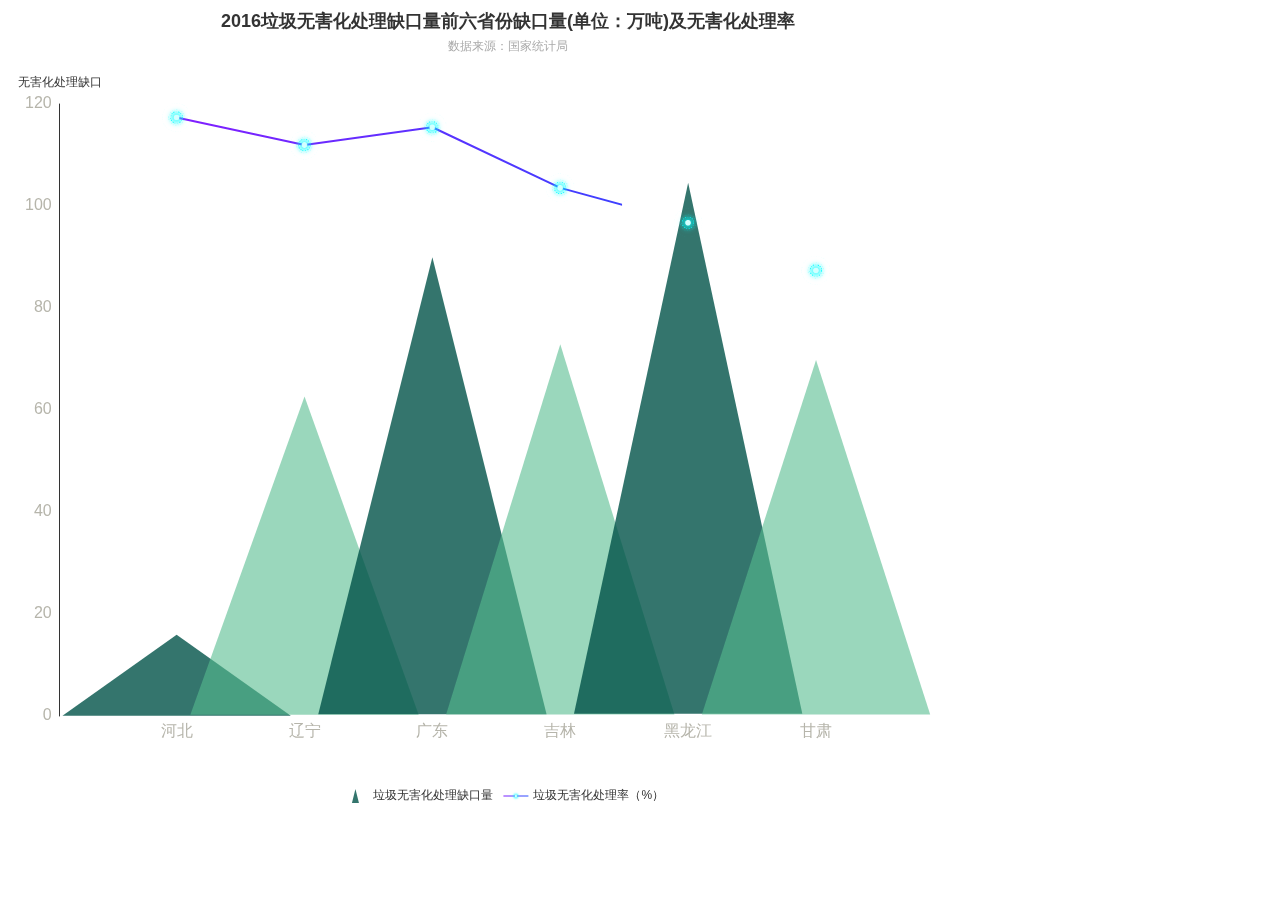
<file: Echars图表文件/picture7.html>
<!DOCTYPE HTML>
<html>

<head>
    <meta charset="utf-8">
    <title>ECharts</title>
    <script type="text/javascript" src="echarts.js"></script>
    <script type="text/javascript" src="http://gallery.echartsjs.com/dep/echarts/map/js/china.js"></script>
</head>

<body>
    <div id="picture7" style="width: 1000px;height:800px;">
        <script type="text/javascript">
            var myChart = echarts.init(document.getElementById('picture7'));





            let data = {
                "chart": [{
                        month: "河北",
                        value: 16,
                        ratio: 97.8
                    },

                    {
                        month: "辽宁",
                        value: 62.9,
                        ratio: 93.3
                    },

                    {
                        month: "广东",
                        value: 90.3,
                        ratio: 96.2
                    },

                    {
                        month: "吉林",
                        value: 73.2,
                        ratio: 86.3
                    },

                    {
                        month: "黑龙江",
                        value: 105,
                        ratio: 80.6
                    },


                    {
                        month: "甘肃",
                        value: 70.1,
                        ratio: 72.8
                    }

                ]
            }

            //  x轴数据          象形柱图数据  折线图数据
            let xAxisMonth = [],
                barData = [],
                lineData = [];
            for (let i = 0; i < data.chart.length; i++) {
                xAxisMonth.push(data.chart[i].month);
                barData.push({
                    "name": xAxisMonth[i],
                    "value": data.chart[i].value
                });
                lineData.push({
                    "name": xAxisMonth[i],
                    "value": data.chart[i].ratio
                });
            }

            option = {

                title: {
                    text: '2016垃圾无害化处理缺口量前六省份缺口量(单位：万吨)及无害化处理率',
                    subtext: '数据来源：国家统计局',
                    x: 'center',
                    align: 'right'
                },

                grid: {
                    top: '12%',
                    left: '7%',
                    bottom: '6%',
                    containLabel: true
                },
                legend: {
                    data: ['垃圾无害化处理缺口量', '垃圾无害化处理率（%）'],
                    top: 'bottom'
                },

                tooltip: {
                    trigger: 'axis',
                    axisPointer: {
                        type: 'none'
                    },
                    formatter: function(params) {
                        return params[0]["data"].name + "<br/>" + '垃圾无害化处理缺口量（单位：万吨）: ' + params[1]["data"].value + "<br/>" + '垃圾无害化处理率（%）: ' + params[0]["data"].value;
                    }
                },
                xAxis: [{
                        type: 'category',
                        show: false,
                        data: ['河北', '辽宁', '广东', '吉林', '黑龙江', '甘肃'],

                        axisLabel: {
                            textStyle: {
                                color: '#b6b5ab'
                            }
                        }
                    }, {
                        type: 'category',
                        position: "bottom",
                        data: xAxisMonth,
                        boundaryGap: true,
                        // offset: 40,
                        axisTick: {
                            show: false
                        },
                        axisLine: {
                            show: false
                        },
                        axisLabel: {
                            textStyle: {
                                color: '#A5ASAF',
                                fontSize: 16
                            }
                        }
                    }

                ],
                yAxis: [{
                    show: true,
                    name: '无害化处理缺口',

                    type: 'value',
                    offset: 53,
                    splitLine: {
                        show: false,
                        lineStyle: {
                            color: "rgba(255,255,255,0.2)"
                        }
                    },
                    axisTick: {
                        show: false
                    },
                    axisLine: {
                        show: true
                    },
                    axisLabel: {
                        show: true,
                        color: '#b6b5ab',
                        fontSize: 16
                    }
                }, {
                    show: false,
                    type: "value",
                    name: "垃圾无害化处理率（%）",
                    nameTextStyle: {
                        color: '#ccc'
                    },
                    axisLabel: {
                        color: '#ccc'
                    },
                    splitLine: {
                        show: false
                    },
                    axisLine: {
                        show: false
                    },
                    axisTick: {
                        show: false
                    }
                }],
                color: ['#e54035'],
                series: [{
                    name: '垃圾无害化处理缺口量',
                    type: 'pictorialBar',
                    xAxisIndex: 1,
                    barCategoryGap: '-80%',
                    // barCategoryGap: '-5%',
                    symbol: 'path://d="M150 50 L130 130 L170 130  Z"',
                    itemStyle: {
                        normal: {
                            color: function(params) {
                                let colorList = [
                                    'rgba(1,82,73,0.8)', 'rgba(87,188,144,0.6)',
                                    'rgba(1,82,73,0.8)', 'rgba(87,188,144,0.6)',
                                    'rgba(1,82,73,0.8)', 'rgba(87,188,144,0.6)'
                                ];
                                return colorList[params.dataIndex];
                            }
                        },
                        emphasis: {
                            opacity: 1
                        }
                    },
                    data: barData,
                }, {
                    symbol: 'image://[data-uri]',
                    symbolSize: 42,
                    name: "垃圾无害化处理率（%）",
                    type: "line",
                    yAxisIndex: 1,
                    data: lineData,
                    itemStyle: {
                        normal: {
                            borderWidth: 5,
                            color: {
                                colorStops: [{
                                        offset: 0,
                                        color: '#821eff'
                                    },

                                    {
                                        offset: 1,
                                        color: '#204fff'
                                    }
                                ],
                            }
                        }
                    }
                }]
            }




            myChart.setOption(option);
        </script>
    </div>
</body>

</html>
</file>
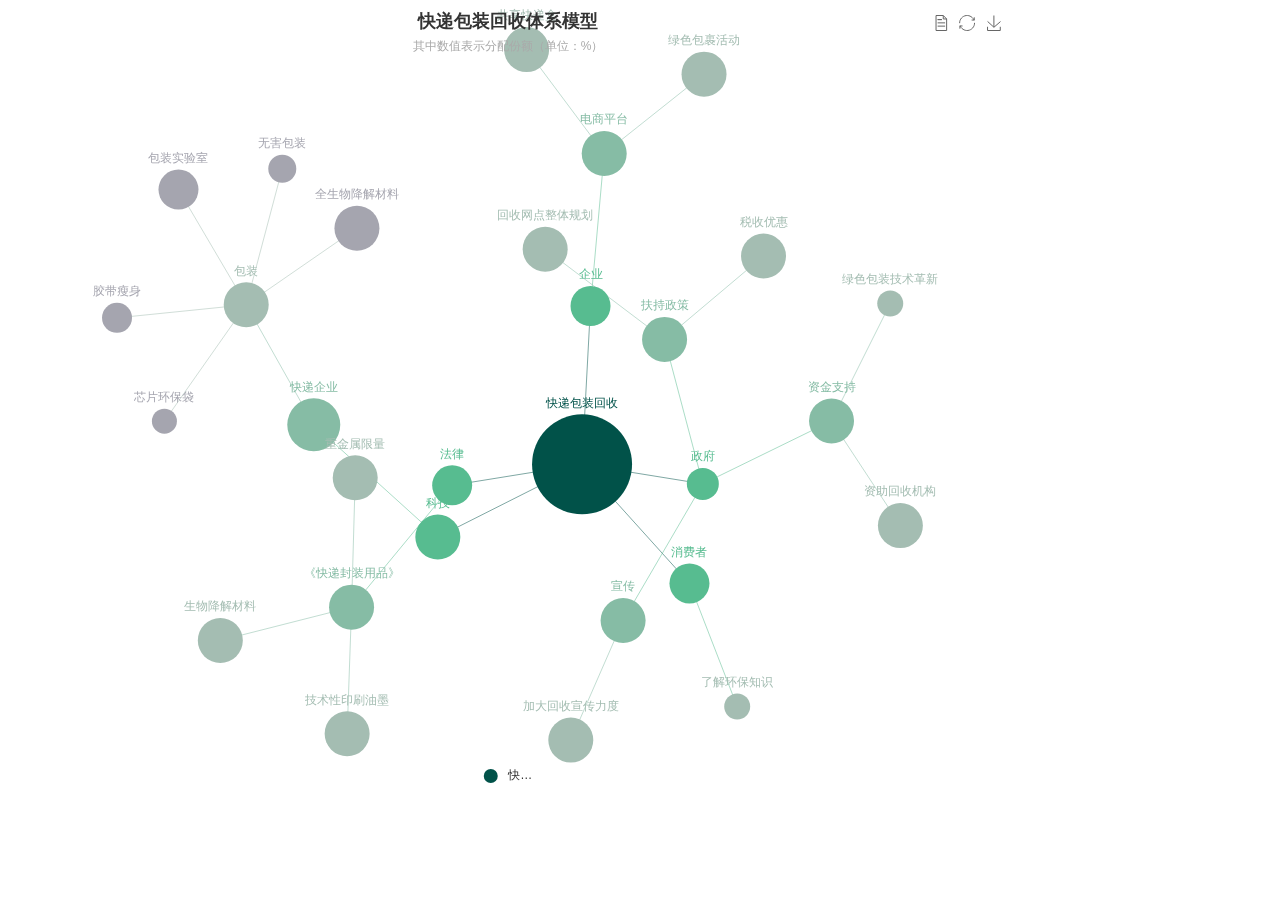
<file: Echars图表文件/picture8.html>
<!DOCTYPE HTML>
<html>

<head>
    <meta charset="utf-8">
    <title>ECharts</title>
    <script type="text/javascript" src="echarts.js"></script>
    <script type="text/javascript" src="http://gallery.echartsjs.com/dep/echarts/map/js/china.js"></script>
</head>

<body>
    <div id="picture8" style="width: 1000px;height:800px;">
        <script type="text/javascript">
            var myChart = echarts.init(document.getElementById('picture8'));

            option = {

                title: {
                    text: "快递包装回收体系模型",
                    subtext: "其中数值表示分配份额（单位：%）",
                    top: "top",
                    left: "center"
                },
                tooltip: {},
                legend: [{
                    formatter: function(name) {
                        return echarts.format.truncateText(name, 40, '14px Microsoft Yahei', '…');
                    },
                    tooltip: {
                        show: true
                    },
                    selectedMode: 'true',
                    bottom: 20,
                    data: ['快递包装回收', '科技', '法律', '企业', '政府', '消费者']
                }],
                toolbox: {
                    show: true,
                    feature: {
                        dataView: {
                            show: true,
                            readOnly: true
                        },
                        restore: {
                            show: true
                        },
                        saveAsImage: {
                            show: true
                        }
                    }
                },
                animationDuration: 1000,
                animationEasingUpdate: 'quinticInOut',
                series: [{
                    name: '快递包装回收',
                    type: 'graph',
                    layout: 'force',

                    force: {
                        repulsion: 500,
                        edgeLength: 120
                    },
                    data: [{
                        "id": 0,
                        "name": "快递包装回收",
                        // "x": 0,
                        // y: 0,
                        "symbolSize": [100, 100],
                        "draggable": "false",
                        "category": "父节点",
                        "value": 100,

                    }, {
                        "id": 1,
                        "name": "科技",
                        "symbolSize": 45,
                        "category": "项目类型",
                        "draggable": "true",
                        "value": 35
                    }, {
                        "id": 2,
                        "name": "政府",
                        "symbolSize": 32,
                        "category": "项目类型",
                        "draggable": "true",
                        "value": 35
                    }, {
                        "id": 3,
                        "name": "法律",
                        "symbolSize": 40,
                        "category": "项目类型",
                        "draggable": "true",
                        "value": 10
                    }, {
                        "id": 4,
                        "name": "消费者",
                        "symbolSize": 40,
                        "category": "项目类型",
                        "draggable": "true",
                        "value": 10
                    }, {
                        "id": 5,
                        "name": "企业",
                        "symbolSize": 40,
                        "category": "项目类型",
                        "draggable": "true",
                        "value": 10
                    }, {
                        "id": 6,
                        "name": "快递企业",
                        "symbolSize": 53,
                        "category": "评标办法",
                        "draggable": "true",
                        "value": 35
                    }, {
                        "id": 8,
                        "name": "电商平台",
                        "symbolSize": 45,
                        "category": "评标办法",
                        "draggable": "true",
                        "value": 10
                    }, {
                        "id": 9,
                        "name": "资金支持",
                        "symbolSize": 45,
                        "category": "评标办法",
                        "draggable": "true",
                        "value": 12
                    }, {
                        "id": 10,
                        "name": "扶持政策",
                        "symbolSize": 45,
                        "category": "评标办法",
                        "draggable": "true",
                        "value": 12
                    }, {
                        "id": 11,
                        "name": "宣传",
                        "symbolSize": 45,
                        "category": "评标办法",
                        "draggable": "true",
                        "value": 11
                    }, {
                        "id": 12,
                        "name": "《快递封装用品》",
                        "symbolSize": 45,
                        "category": "评标办法",
                        "draggable": "true",
                        "value": 10
                    }, {
                        "id": 13,
                        "name": "了解环保知识",
                        "symbolSize": 26,
                        "category": "定标办法",
                        "draggable": "true",
                        "value": 5
                    }, {
                        "id": 14,
                        "name": "包装",
                        "symbolSize": 45,
                        "category": "定标办法",
                        "draggable": "true",
                        "value": 35
                    }, {
                        "id": 15,
                        "name": "共享快递盒",
                        "symbolSize": 45,
                        "category": "定标办法",
                        "draggable": "true",
                        "value": 5
                    }, {
                        "id": 16,
                        "name": "重金属限量",
                        "symbolSize": 45,
                        "category": "定标办法",
                        "draggable": "true",
                        "value": 3

                    }, {
                        "id": 17,
                        "name": "生物降解材料",
                        "symbolSize": 45,
                        "category": "定标办法",
                        "draggable": "true",
                        "value": 3
                    }, {
                        "id": 18,
                        "name": "绿色包裹活动",
                        "symbolSize": 45,
                        "category": "定标办法",
                        "draggable": "true",
                        "value": 5
                    }, {
                        "id": 19,
                        "name": "绿色包装技术革新",
                        "symbolSize": 26,
                        "category": "定标办法",
                        "draggable": "true",
                        "value": 6

                    }, {
                        "id": 20,
                        "name": "资助回收机构",
                        "symbolSize": 45,
                        "category": "定标办法",
                        "draggable": "true",
                        "value": 6
                    }, {
                        "id": 21,
                        "name": "税收优惠",
                        "symbolSize": 45,
                        "category": "定标办法",
                        "draggable": "true",
                        "value": 6
                    }, {
                        "id": 22,
                        "name": "回收网点整体规划",
                        "symbolSize": 45,
                        "category": "定标办法",
                        "draggable": "true",
                        "value": 6
                    }, {
                        "id": 23,
                        "name": "加大回收宣传力度",
                        "symbolSize": 45,
                        "category": "定标办法",
                        "draggable": "true",
                        "value": 11
                    }, {
                        "id": 24,
                        "name": "技术性印刷油墨",
                        "symbolSize": 45,
                        "category": "定标办法",
                        "draggable": "true",
                        "value": 4
                    }, {
                        "id": 25,
                        "name": "无害包装",
                        "symbolSize": 28,
                        "category": "中标企业",
                        "draggable": "true",
                        "value": 7
                    }, {
                        "id": 26,
                        "name": "胶带瘦身",
                        "symbolSize": 30,
                        "category": "中标企业",
                        "draggable": "true",
                        "value": 7
                    }, {
                        "id": 27,
                        "name": "包装实验室",
                        "symbolSize": 40,
                        "category": "中标企业",
                        "draggable": "true",
                        "value": 7
                    }, {
                        "id": 28,
                        "name": "芯片环保袋",
                        "symbolSize": 25,
                        "category": "中标企业",
                        "draggable": "true",
                        "value": 7

                    }, {
                        "id": 29,
                        "name": "全生物降解材料",
                        "symbolSize": 45,
                        "category": "中标企业",
                        "draggable": "true",
                        "value": 7
                    }],
                    links: [{
                        "source": "0",
                        "target": "1"
                    }, {
                        "source": "0",
                        "target": "2"
                    }, {
                        "source": "0",
                        "target": "3"
                    }, {
                        "source": "0",
                        "target": "4"
                    }, {
                        "source": "0",
                        "target": "5"
                    }, {
                        "source": "1",
                        "target": "6"
                    }, {
                        "source": "5",
                        "target": "8"
                    }, {
                        "source": "2",
                        "target": "9"
                    }, {
                        "source": "2",
                        "target": "10"
                    }, {
                        "source": "2",
                        "target": "11"
                    }, {
                        "source": "12",
                        "target": "17"
                    }, {
                        "source": "3",
                        "target": "12"
                    }, {
                        "source": "4",
                        "target": "13"
                    }, {
                        "source": "6",
                        "target": "14"
                    }, {
                        "source": "8",
                        "target": "15"
                    }, {
                        "source": "12",
                        "target": "16"
                    }, {
                        "source": "8",
                        "target": "18"
                    }, {
                        "source": "9",
                        "target": "19"
                    }, {
                        "source": "9",
                        "target": "20"
                    }, {
                        "source": "10",
                        "target": "21"
                    }, {
                        "source": "10",
                        "target": "22"
                    }, {
                        "source": "11",
                        "target": "23"
                    }, {
                        "source": "12",
                        "target": "24"
                    }, {
                        "source": "14",
                        "target": "25"
                    }, {
                        "source": "14",
                        "target": "26"
                    }, {
                        "source": "14",
                        "target": "27"
                    }, {
                        "source": "14",
                        "target": "28"
                    }, {
                        "source": "14",
                        "target": "29"
                    }],
                    categories: [{
                        'name': '项目类型',
                        itemStyle: {
                            normal: {
                                color: '#57BC90'
                            }
                        },
                    }, {
                        'name': '评标办法',
                        itemStyle: {
                            normal: {
                                color: '#86bca5'
                            }
                        },
                    }, {
                        'name': '父节点',
                        itemStyle: {
                            normal: {
                                color: '#015249'
                            }
                        },
                    }, {
                        'name': '定标办法',
                        itemStyle: {
                            normal: {
                                color: '#a4bdb2'
                            }
                        },
                    }, {
                        'name': '中标企业',
                        itemStyle: {
                            normal: {
                                color: '#A5A5AF'
                            }
                        },
                    }],
                    focusNodeAdjacency: true,
                    roam: true,
                    label: {
                        normal: {
                            show: true,
                            position: 'top',
                        }
                    },
                    lineStyle: {
                        normal: {
                            color: 'source',
                            curveness: 0,
                            type: "solid"
                        }
                    }
                }]
            };

            myChart.setOption(option);
        </script>
    </div>
</body>

</html>
</file>
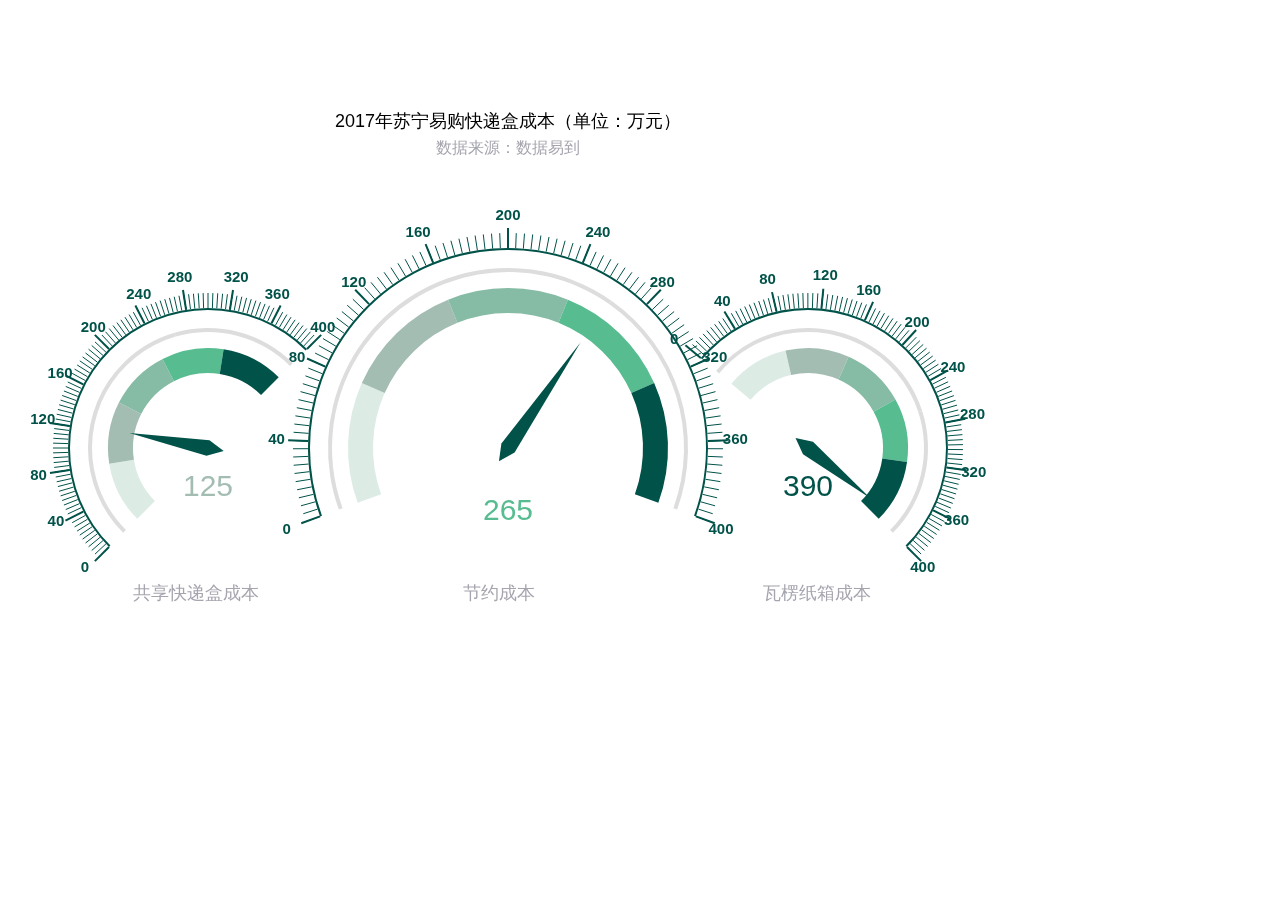
<file: Echars图表文件/picture9(1).html>
<!DOCTYPE HTML>
<html>

<head>
    <meta charset="utf-8">
    <title>ECharts</title>
    <script type="text/javascript" src="echarts.js"></script>
    <script type="text/javascript" src="http://gallery.echartsjs.com/dep/echarts/map/js/china.js"></script>
</head>

<body>
    <div id="picture9" style="width: 1000px;height:800px;">
        <script type="text/javascript">
            var myChart = echarts.init(document.getElementById('picture9'));

            var myRate1 = 1000;
            option = {

                title: [{
                    x: "12%",
                    bottom: 200,
                    text: '共享快递盒成本',
                    textStyle: {
                        fontWeight: 'normal',
                        fontSize: 18,
                        color: "#a5a5af"
                    },
                }, {
                    x: "45%",
                    bottom: 200,
                    text: '节约成本',
                    textStyle: {
                        fontWeight: 'normal',
                        fontSize: 18,
                        color: "#a5a5af"
                    },
                }, {
                    x: "75%",
                    bottom: 200,
                    text: '瓦楞纸箱成本',
                    textStyle: {
                        fontWeight: 'normal',
                        fontSize: 18,
                        color: "#a5a5af"
                    },
                }, {
                    x: "center",
                    top: 100,
                    text: '2017年苏宁易购快递盒成本（单位：万元）',
                    subtext: '数据来源：数据易到',
                    textStyle: {
                        fontWeight: 'normal',
                        fontSize: 18,
                        color: "#000000"
                    },
                    subtextStyle: {
                        fontWeight: 'normal',
                        fontSize: 16,
                        color: "#a5a5af"
                    }


                }],
                tooltip: {
                    show: true,


                },
                series: [{
                    type: 'gauge',
                    center: ['50%', '55%'], // 默认全局居中  
                    radius: '50%',
                    splitNumber: 10, //刻度数量
                    min: 0,
                    max: 400,
                    startAngle: 200,
                    endAngle: -20,
                    clockwise: true,
                    axisLine: {
                        show: true,
                        lineStyle: {
                            width: 2,
                            shadowBlur: 0,
                            color: [
                                [1, '#015249']
                            ]
                        }
                    },
                    axisTick: {
                        show: true,
                        lineStyle: {
                            color: '#015249',
                            width: 1
                        },
                        length: -15,
                        splitNumber: 10
                    },
                    splitLine: {
                        show: true,
                        length: -20,
                        lineStyle: {
                            color: '#015249',
                        }
                    },
                    axisLabel: {
                        distance: -20,
                        textStyle: {
                            color: "#015249",
                            fontSize: "15",
                            fontWeight: "bold"
                        }
                    },
                    pointer: { //仪表盘指针
                        show: 0
                    },
                    detail: {
                        show: false
                    },
                    data: [{
                        name: "",
                        value: myRate1
                    }]
                }, {
                    startAngle: 200,
                    endAngle: -20,
                    type: 'gauge',
                    center: ['50%', '55%'], // 默认全局居中  
                    radius: '45%',
                    min: 0,
                    max: 400,
                    splitNumber: 0,
                    axisLine: { // 坐标轴线  
                        lineStyle: {
                            color: [
                                [0.66, '#dddddd'],
                                [1, '#dddddd']
                            ], // 属性lineStyle控制线条样式  
                            width: 4
                        }
                    },


                    axisLabel: { // 坐标轴小标记  
                        textStyle: { // 属性lineStyle控制线条样式  
                            fontWeight: 'bolder',
                            fontSize: 16,
                            color: 'rgba(30,144,255,0)',
                        }
                    },
                    splitLine: { // 分隔线  
                        length: 10, // 属性length控制线长  
                        lineStyle: { // 属性lineStyle（详见lineStyle）控制线条样式  
                            width: 0,
                            color: '#444'
                        }
                    },
                    pointer: { // 分隔线 指针  
                        color: '#666666',
                        width: 0,
                        length: 230
                    },
                    detail: {
                        show: false
                    },

                }, {
                    name: '节约成本',
                    type: 'gauge',
                    startAngle: 200,
                    endAngle: -20,
                    radius: '40%',
                    center: ['50%', '55%'], // 默认全局居中  

                    min: 0,
                    max: 400,

                    axisLine: {
                        show: false,
                        lineStyle: {
                            width: 25,
                            shadowBlur: 0,
                            color: [
                                [0.2, '#dcece5'],
                                [0.4, '#a4bdb2'],
                                [0.6, '#86bca5'],
                                [0.8, '#57bc90'],
                                [1, '#015249']
                            ]
                        }
                    },
                    axisTick: {
                        show: false,

                    },
                    splitLine: {
                        show: false,
                        length: 20,

                    },

                    axisLabel: {
                        show: false
                    },
                    pointer: {
                        show: true,
                    },
                    detail: {
                        show: true,
                        offsetCenter: [0, '40%'],
                        textStyle: {
                            fontSize: 30
                        }
                    },
                    itemStyle: {
                        normal: {
                            color: "#015249",

                        }
                    },
                    data: [{
                        value: 265
                    }]
                }, {
                    type: 'gauge',
                    center: ['20%', '55%'], // 默认全局居中  
                    radius: '35%',
                    splitNumber: 10, //刻度数量
                    min: 0,
                    max: 400,
                    endAngle: 45,
                    clockwise: true,
                    axisLine: {
                        show: true,
                        lineStyle: {
                            width: 2,
                            shadowBlur: 0,
                            color: [
                                [1, '#015249']
                            ]
                        }
                    },
                    axisTick: {
                        show: true,
                        lineStyle: {
                            color: '#015249',
                            width: 1
                        },
                        length: -15,
                        splitNumber: 10
                    },
                    splitLine: {
                        show: true,
                        length: -20,
                        lineStyle: {
                            color: '#015249',
                        }
                    },
                    axisLabel: {
                        distance: -20,
                        textStyle: {
                            color: "#015249",
                            fontSize: "15",
                            fontWeight: "bold"
                        }
                    },
                    pointer: { //仪表盘指针
                        show: 0
                    },
                    detail: {
                        show: false
                    },
                    data: [{
                        name: "",
                        value: myRate1
                    }]
                }, {
                    type: 'gauge',
                    center: ['20%', '55%'], // 默认全局居中  
                    radius: '30%',
                    min: 0,
                    max: 400,
                    endAngle: 45,
                    splitNumber: 0,
                    axisLine: { // 坐标轴线  
                        lineStyle: {
                            color: [
                                [0.66, '#dddddd'],
                                [1, '#dddddd']
                            ], // 属性lineStyle控制线条样式  
                            width: 4
                        }
                    },


                    axisLabel: { // 坐标轴小标记  
                        textStyle: { // 属性lineStyle控制线条样式  
                            fontWeight: 'bolder',
                            fontSize: 16,
                            color: 'rgba(30,144,255,0)',
                        }
                    },
                    splitLine: { // 分隔线  
                        length: 10, // 属性length控制线长  
                        lineStyle: { // 属性lineStyle（详见lineStyle）控制线条样式  
                            width: 0,
                            color: '#444'
                        }
                    },
                    pointer: { // 分隔线 指针  
                        color: '#666666',
                        width: 0,
                        length: 230
                    },
                    detail: {
                        show: false
                    },

                }, {
                    name: '共享快递盒成本',
                    type: 'gauge',
                    endAngle: 45,
                    radius: '25%',
                    center: ['20%', '55%'], // 默认全局居中  

                    min: 0,
                    max: 400,

                    axisLine: {
                        show: false,
                        lineStyle: {
                            width: 25,
                            shadowBlur: 0,
                            color: [
                                [0.2, '#dcece5'],
                                [0.4, '#a4bdb2'],
                                [0.6, '#86bca5'],
                                [0.8, '#57bc90'],
                                [1, '#015249']
                            ]
                        }
                    },
                    axisTick: {
                        show: false,

                    },
                    splitLine: {
                        show: false,
                        length: 20,

                    },

                    axisLabel: {
                        show: false
                    },
                    pointer: {
                        show: true,
                    },
                    detail: {
                        show: true,
                        offsetCenter: [0, '40%'],
                        textStyle: {
                            fontSize: 30
                        }
                    },
                    itemStyle: {
                        normal: {
                            color: "#015249",

                        }
                    },
                    data: [{
                        value: 125
                    }]
                }, {
                    type: 'gauge',
                    center: ['80%', '55%'], // 默认全局居中  
                    radius: '35%',
                    splitNumber: 10, //刻度数量
                    min: 0,
                    max: 400,
                    startAngle: 140,
                    endAngle: -45,
                    clockwise: true,
                    axisLine: {
                        show: true,
                        lineStyle: {
                            width: 2,
                            shadowBlur: 0,
                            color: [
                                [1, '#015249']
                            ]
                        }
                    },
                    axisTick: {
                        show: true,
                        lineStyle: {
                            color: '#015249',
                            width: 1
                        },
                        length: -15,
                        splitNumber: 10
                    },
                    splitLine: {
                        show: true,
                        length: -20,
                        lineStyle: {
                            color: '#015249',
                        }
                    },
                    axisLabel: {
                        distance: -20,
                        textStyle: {
                            color: "#015249",
                            fontSize: "15",
                            fontWeight: "bold"
                        }
                    },
                    pointer: { //仪表盘指针
                        show: 0
                    },
                    detail: {
                        show: false
                    },
                    data: [{
                        name: "",
                        value: myRate1
                    }]
                }, {
                    type: 'gauge',
                    center: ['80%', '55%'], // 默认全局居中  
                    radius: '30%',
                    min: 0,
                    max: 400,
                    startAngle: 140,
                    endAngle: -45,
                    splitNumber: 0,
                    axisLine: { // 坐标轴线  
                        lineStyle: {
                            color: [
                                [0.66, '#dddddd'],
                                [1, '#dddddd']
                            ], // 属性lineStyle控制线条样式  
                            width: 4
                        }
                    },


                    axisLabel: { // 坐标轴小标记  
                        textStyle: { // 属性lineStyle控制线条样式  
                            fontWeight: 'bolder',
                            fontSize: 16,
                            color: 'rgba(30,144,255,0)',
                        }
                    },
                    splitLine: { // 分隔线  
                        length: 10, // 属性length控制线长  
                        lineStyle: { // 属性lineStyle（详见lineStyle）控制线条样式  
                            width: 0,
                            color: '#444'
                        }
                    },
                    pointer: { // 分隔线 指针  
                        color: '#666666',
                        width: 0,
                        length: 230
                    },
                    detail: {
                        show: false
                    },

                }, {
                    name: '未处理',
                    type: 'gauge',
                    startAngle: 140,
                    endAngle: -45,
                    radius: '25%',
                    center: ['80%', '55%'], // 默认全局居中  

                    min: 0,
                    max: 400,

                    axisLine: {
                        show: false,
                        lineStyle: {
                            width: 25,
                            shadowBlur: 0,
                            color: [
                                [0.2, '#dcece5'],
                                [0.4, '#a4bdb2'],
                                [0.6, '#86bca5'],
                                [0.8, '#57bc90'],
                                [1, '#015249']
                            ]
                        }
                    },
                    axisTick: {
                        show: false,

                    },
                    splitLine: {
                        show: false,
                        length: 20,

                    },

                    axisLabel: {
                        show: false
                    },
                    pointer: {
                        show: true,
                    },
                    detail: {
                        show: true,
                        offsetCenter: [0, '40%'],
                        textStyle: {
                            fontSize: 30
                        }
                    },
                    itemStyle: {
                        normal: {
                            color: "#015249",

                        }
                    },
                    data: [{
                        value: 390
                    }]
                }]
            };


            myChart.setOption(option);
        </script>
    </div>
</body>

</html>
</file>
<file: assets/web/assets/mobirise-icons/mobirise-icons.css>
@font-face {
  font-family: 'MobiriseIcons';
  src:  url('mobirise-icons.eot?spat4u');
  src:  url('mobirise-icons.eot?spat4u#iefix') format('embedded-opentype'),
    url('mobirise-icons.ttf?spat4u') format('truetype'),
    url('mobirise-icons.woff?spat4u') format('woff'),
    url('mobirise-icons.svg?spat4u#MobiriseIcons') format('svg');
  font-weight: normal;
  font-style: normal;
}

[class^="mbri-"], [class*=" mbri-"] {
  /* use !important to prevent issues with browser extensions that change fonts */
  font-family: MobiriseIcons !important;
  speak: none;
  font-style: normal;
  font-weight: normal;
  font-variant: normal;
  text-transform: none;
  line-height: 1;

  /* Better Font Rendering =========== */
  -webkit-font-smoothing: antialiased;
  -moz-osx-font-smoothing: grayscale;
}

.mbri-add-submenu:before {
  content: "\e900";
}
.mbri-alert:before {
  content: "\e901";
}
.mbri-align-center:before {
  content: "\e902";
}
.mbri-align-justify:before {
  content: "\e903";
}
.mbri-align-left:before {
  content: "\e904";
}
.mbri-align-right:before {
  content: "\e905";
}
.mbri-android:before {
  content: "\e906";
}
.mbri-apple:before {
  content: "\e907";
}
.mbri-arrow-down:before {
  content: "\e908";
}
.mbri-arrow-next:before {
  content: "\e909";
}
.mbri-arrow-prev:before {
  content: "\e90a";
}
.mbri-arrow-up:before {
  content: "\e90b";
}
.mbri-bold:before {
  content: "\e90c";
}
.mbri-bookmark:before {
  content: "\e90d";
}
.mbri-bootstrap:before {
  content: "\e90e";
}
.mbri-briefcase:before {
  content: "\e90f";
}
.mbri-browse:before {
  content: "\e910";
}
.mbri-bulleted-list:before {
  content: "\e911";
}
.mbri-calendar:before {
  content: "\e912";
}
.mbri-camera:before {
  content: "\e913";
}
.mbri-cart-add:before {
  content: "\e914";
}
.mbri-cart-full:before {
  content: "\e915";
}
.mbri-cash:before {
  content: "\e916";
}
.mbri-change-style:before {
  content: "\e917";
}
.mbri-chat:before {
  content: "\e918";
}
.mbri-clock:before {
  content: "\e919";
}
.mbri-close:before {
  content: "\e91a";
}
.mbri-cloud:before {
  content: "\e91b";
}
.mbri-code:before {
  content: "\e91c";
}
.mbri-contact-form:before {
  content: "\e91d";
}
.mbri-credit-card:before {
  content: "\e91e";
}
.mbri-cursor-click:before {
  content: "\e91f";
}
.mbri-cust-feedback:before {
  content: "\e920";
}
.mbri-database:before {
  content: "\e921";
}
.mbri-delivery:before {
  content: "\e922";
}
.mbri-desktop:before {
  content: "\e923";
}
.mbri-devices:before {
  content: "\e924";
}
.mbri-down:before {
  content: "\e925";
}
.mbri-download:before {
  content: "\e989";
}
.mbri-drag-n-drop:before {
  content: "\e927";
}
.mbri-drag-n-drop2:before {
  content: "\e928";
}
.mbri-edit:before {
  content: "\e929";
}
.mbri-edit2:before {
  content: "\e92a";
}
.mbri-error:before {
  content: "\e92b";
}
.mbri-extension:before {
  content: "\e92c";
}
.mbri-features:before {
  content: "\e92d";
}
.mbri-file:before {
  content: "\e92e";
}
.mbri-flag:before {
  content: "\e92f";
}
.mbri-folder:before {
  content: "\e930";
}
.mbri-gift:before {
  content: "\e931";
}
.mbri-github:before {
  content: "\e932";
}
.mbri-globe:before {
  content: "\e933";
}
.mbri-globe-2:before {
  content: "\e934";
}
.mbri-growing-chart:before {
  content: "\e935";
}
.mbri-hearth:before {
  content: "\e936";
}
.mbri-help:before {
  content: "\e937";
}
.mbri-home:before {
  content: "\e938";
}
.mbri-hot-cup:before {
  content: "\e939";
}
.mbri-idea:before {
  content: "\e93a";
}
.mbri-image-gallery:before {
  content: "\e93b";
}
.mbri-image-slider:before {
  content: "\e93c";
}
.mbri-info:before {
  content: "\e93d";
}
.mbri-italic:before {
  content: "\e93e";
}
.mbri-key:before {
  content: "\e93f";
}
.mbri-laptop:before {
  content: "\e940";
}
.mbri-layers:before {
  content: "\e941";
}
.mbri-left-right:before {
  content: "\e942";
}
.mbri-left:before {
  content: "\e943";
}
.mbri-letter:before {
  content: "\e944";
}
.mbri-like:before {
  content: "\e945";
}
.mbri-link:before {
  content: "\e946";
}
.mbri-lock:before {
  content: "\e947";
}
.mbri-login:before {
  content: "\e948";
}
.mbri-logout:before {
  content: "\e949";
}
.mbri-magic-stick:before {
  content: "\e94a";
}
.mbri-map-pin:before {
  content: "\e94b";
}
.mbri-menu:before {
  content: "\e94c";
}
.mbri-mobile:before {
  content: "\e94d";
}
.mbri-mobile2:before {
  content: "\e94e";
}
.mbri-mobirise:before {
  content: "\e94f";
}
.mbri-more-horizontal:before {
  content: "\e950";
}
.mbri-more-vertical:before {
  content: "\e951";
}
.mbri-music:before {
  content: "\e952";
}
.mbri-new-file:before {
  content: "\e953";
}
.mbri-numbered-list:before {
  content: "\e954";
}
.mbri-opened-folder:before {
  content: "\e955";
}
.mbri-pages:before {
  content: "\e956";
}
.mbri-paper-plane:before {
  content: "\e957";
}
.mbri-paperclip:before {
  content: "\e958";
}
.mbri-photo:before {
  content: "\e959";
}
.mbri-photos:before {
  content: "\e95a";
}
.mbri-pin:before {
  content: "\e95b";
}
.mbri-play:before {
  content: "\e95c";
}
.mbri-plus:before {
  content: "\e95d";
}
.mbri-preview:before {
  content: "\e95e";
}
.mbri-print:before {
  content: "\e95f";
}
.mbri-protect:before {
  content: "\e960";
}
.mbri-question:before {
  content: "\e961";
}
.mbri-quote-left:before {
  content: "\e962";
}
.mbri-quote-right:before {
  content: "\e963";
}
.mbri-refresh:before {
  content: "\e964";
}
.mbri-responsive:before {
  content: "\e965";
}
.mbri-right:before {
  content: "\e966";
}
.mbri-rocket:before {
  content: "\e967";
}
.mbri-sad-face:before {
  content: "\e968";
}
.mbri-sale:before {
  content: "\e969";
}
.mbri-save:before {
  content: "\e96a";
}
.mbri-search:before {
  content: "\e96b";
}
.mbri-setting:before {
  content: "\e96c";
}
.mbri-setting2:before {
  content: "\e96d";
}
.mbri-setting3:before {
  content: "\e96e";
}
.mbri-share:before {
  content: "\e96f";
}
.mbri-shopping-bag:before {
  content: "\e970";
}
.mbri-shopping-basket:before {
  content: "\e971";
}
.mbri-shopping-cart:before {
  content: "\e972";
}
.mbri-sites:before {
  content: "\e973";
}
.mbri-smile-face:before {
  content: "\e974";
}
.mbri-speed:before {
  content: "\e975";
}
.mbri-star:before {
  content: "\e976";
}
.mbri-success:before {
  content: "\e977";
}
.mbri-sun:before {
  content: "\e978";
}
.mbri-sun2:before {
  content: "\e979";
}
.mbri-tablet:before {
  content: "\e97a";
}
.mbri-tablet-vertical:before {
  content: "\e97b";
}
.mbri-target:before {
  content: "\e97c";
}
.mbri-timer:before {
  content: "\e97d";
}
.mbri-to-ftp:before {
  content: "\e97e";
}
.mbri-to-local-drive:before {
  content: "\e97f";
}
.mbri-touch-swipe:before {
  content: "\e980";
}
.mbri-touch:before {
  content: "\e981";
}
.mbri-trash:before {
  content: "\e982";
}
.mbri-underline:before {
  content: "\e983";
}
.mbri-unlink:before {
  content: "\e984";
}
.mbri-unlock:before {
  content: "\e985";
}
.mbri-up-down:before {
  content: "\e986";
}
.mbri-up:before {
  content: "\e987";
}
.mbri-update:before {
  content: "\e988";
}
.mbri-upload:before {
 content: "\e926"; 
}
.mbri-user:before {
  content: "\e98a";
}
.mbri-user2:before {
  content: "\e98b";
}
.mbri-users:before {
  content: "\e98c";
}
.mbri-video:before {
  content: "\e98d";
}
.mbri-video-play:before {
  content: "\e98e";
}
.mbri-watch:before {
  content: "\e98f";
}
.mbri-website-theme:before {
  content: "\e990";
}
.mbri-wifi:before {
  content: "\e991";
}
.mbri-windows:before {
  content: "\e992";
}
.mbri-zoom-out:before {
  content: "\e993";
}
.mbri-redo:before {
  content: "\e994";
}
.mbri-undo:before {
  content: "\e995";
}
</file>
<file: assets/socicon/css/styles.css>
@charset "UTF-8";

@font-face {
  font-family: "socicon";
  src:url("../fonts/socicon.eot");
  src:url("../fonts/socicon.eot?#iefix") format("embedded-opentype"),
    url("../fonts/socicon.woff") format("woff"),
    url("../fonts/socicon.ttf") format("truetype"),
    url("../fonts/socicon.svg#socicon") format("svg");
  font-weight: normal;
  font-style: normal;

}

[data-icon]:before {
  font-family: "socicon" !important;
  content: attr(data-icon);
  font-style: normal !important;
  font-weight: normal !important;
  font-variant: normal !important;
  text-transform: none !important;
  speak: none;
  line-height: 1;
  -webkit-font-smoothing: antialiased;
  -moz-osx-font-smoothing: grayscale;
}

[class^="socicon-"]:before,
[class*=" socicon-"]:before {
  font-family: "socicon" !important;
  font-style: normal !important;
  font-weight: normal !important;
  font-variant: normal !important;
  text-transform: none !important;
  speak: none;
  line-height: 1;
  -webkit-font-smoothing: antialiased;
  -moz-osx-font-smoothing: grayscale;
}

.socicon-modelmayhem:before {
  content: "\e000";
}
.socicon-mixcloud:before {
  content: "\e001";
}
.socicon-drupal:before {
  content: "\e002";
}
.socicon-swarm:before {
  content: "\e003";
}
.socicon-istock:before {
  content: "\e004";
}
.socicon-yammer:before {
  content: "\e005";
}
.socicon-ello:before {
  content: "\e006";
}
.socicon-stackoverflow:before {
  content: "\e007";
}
.socicon-persona:before {
  content: "\e008";
}
.socicon-triplej:before {
  content: "\e009";
}
.socicon-houzz:before {
  content: "\e00a";
}
.socicon-rss:before {
  content: "\e00b";
}
.socicon-paypal:before {
  content: "\e00c";
}
.socicon-odnoklassniki:before {
  content: "\e00d";
}
.socicon-airbnb:before {
  content: "\e00e";
}
.socicon-periscope:before {
  content: "\e00f";
}
.socicon-outlook:before {
  content: "\e010";
}
.socicon-coderwall:before {
  content: "\e011";
}
.socicon-tripadvisor:before {
  content: "\e012";
}
.socicon-appnet:before {
  content: "\e013";
}
.socicon-goodreads:before {
  content: "\e014";
}
.socicon-tripit:before {
  content: "\e015";
}
.socicon-lanyrd:before {
  content: "\e016";
}
.socicon-slideshare:before {
  content: "\e017";
}
.socicon-buffer:before {
  content: "\e018";
}
.socicon-disqus:before {
  content: "\e019";
}
.socicon-vkontakte:before {
  content: "\e01a";
}
.socicon-whatsapp:before {
  content: "\e01b";
}
.socicon-patreon:before {
  content: "\e01c";
}
.socicon-storehouse:before {
  content: "\e01d";
}
.socicon-pocket:before {
  content: "\e01e";
}
.socicon-mail:before {
  content: "\e01f";
}
.socicon-blogger:before {
  content: "\e020";
}
.socicon-technorati:before {
  content: "\e021";
}
.socicon-reddit:before {
  content: "\e022";
}
.socicon-dribbble:before {
  content: "\e023";
}
.socicon-stumbleupon:before {
  content: "\e024";
}
.socicon-digg:before {
  content: "\e025";
}
.socicon-envato:before {
  content: "\e026";
}
.socicon-behance:before {
  content: "\e027";
}
.socicon-delicious:before {
  content: "\e028";
}
.socicon-deviantart:before {
  content: "\e029";
}
.socicon-forrst:before {
  content: "\e02a";
}
.socicon-play:before {
  content: "\e02b";
}
.socicon-zerply:before {
  content: "\e02c";
}
.socicon-wikipedia:before {
  content: "\e02d";
}
.socicon-apple:before {
  content: "\e02e";
}
.socicon-flattr:before {
  content: "\e02f";
}
.socicon-github:before {
  content: "\e030";
}
.socicon-renren:before {
  content: "\e031";
}
.socicon-friendfeed:before {
  content: "\e032";
}
.socicon-newsvine:before {
  content: "\e033";
}
.socicon-identica:before {
  content: "\e034";
}
.socicon-bebo:before {
  content: "\e035";
}
.socicon-zynga:before {
  content: "\e036";
}
.socicon-steam:before {
  content: "\e037";
}
.socicon-xbox:before {
  content: "\e038";
}
.socicon-windows:before {
  content: "\e039";
}
.socicon-qq:before {
  content: "\e03a";
}
.socicon-douban:before {
  content: "\e03b";
}
.socicon-meetup:before {
  content: "\e03c";
}
.socicon-playstation:before {
  content: "\e03d";
}
.socicon-android:before {
  content: "\e03e";
}
.socicon-snapchat:before {
  content: "\e03f";
}
.socicon-twitter:before {
  content: "\e040";
}
.socicon-facebook:before {
  content: "\e041";
}
.socicon-googleplus:before {
  content: "\e042";
}
.socicon-pinterest:before {
  content: "\e043";
}
.socicon-foursquare:before {
  content: "\e044";
}
.socicon-yahoo:before {
  content: "\e045";
}
.socicon-skype:before {
  content: "\e046";
}
.socicon-yelp:before {
  content: "\e047";
}
.socicon-feedburner:before {
  content: "\e048";
}
.socicon-linkedin:before {
  content: "\e049";
}
.socicon-viadeo:before {
  content: "\e04a";
}
.socicon-xing:before {
  content: "\e04b";
}
.socicon-myspace:before {
  content: "\e04c";
}
.socicon-soundcloud:before {
  content: "\e04d";
}
.socicon-spotify:before {
  content: "\e04e";
}
.socicon-grooveshark:before {
  content: "\e04f";
}
.socicon-lastfm:before {
  content: "\e050";
}
.socicon-youtube:before {
  content: "\e051";
}
.socicon-vimeo:before {
  content: "\e052";
}
.socicon-dailymotion:before {
  content: "\e053";
}
.socicon-vine:before {
  content: "\e054";
}
.socicon-flickr:before {
  content: "\e055";
}
.socicon-500px:before {
  content: "\e056";
}
.socicon-wordpress:before {
  content: "\e058";
}
.socicon-tumblr:before {
  content: "\e059";
}
.socicon-twitch:before {
  content: "\e05a";
}
.socicon-8tracks:before {
  content: "\e05b";
}
.socicon-amazon:before {
  content: "\e05c";
}
.socicon-icq:before {
  content: "\e05d";
}
.socicon-smugmug:before {
  content: "\e05e";
}
.socicon-ravelry:before {
  content: "\e05f";
}
.socicon-weibo:before {
  content: "\e060";
}
.socicon-baidu:before {
  content: "\e061";
}
.socicon-angellist:before {
  content: "\e062";
}
.socicon-ebay:before {
  content: "\e063";
}
.socicon-imdb:before {
  content: "\e064";
}
.socicon-stayfriends:before {
  content: "\e065";
}
.socicon-residentadvisor:before {
  content: "\e066";
}
.socicon-google:before {
  content: "\e067";
}
.socicon-yandex:before {
  content: "\e068";
}
.socicon-sharethis:before {
  content: "\e069";
}
.socicon-bandcamp:before {
  content: "\e06a";
}
.socicon-itunes:before {
  content: "\e06b";
}
.socicon-deezer:before {
  content: "\e06c";
}
.socicon-telegram:before {
  content: "\e06e";
}
.socicon-openid:before {
  content: "\e06f";
}
.socicon-amplement:before {
  content: "\e070";
}
.socicon-viber:before {
  content: "\e071";
}
.socicon-zomato:before {
  content: "\e072";
}
.socicon-draugiem:before {
  content: "\e074";
}
.socicon-endomodo:before {
  content: "\e075";
}
.socicon-filmweb:before {
  content: "\e076";
}
.socicon-stackexchange:before {
  content: "\e077";
}
.socicon-wykop:before {
  content: "\e078";
}
.socicon-teamspeak:before {
  content: "\e079";
}
.socicon-teamviewer:before {
  content: "\e07a";
}
.socicon-ventrilo:before {
  content: "\e07b";
}
.socicon-younow:before {
  content: "\e07c";
}
.socicon-raidcall:before {
  content: "\e07d";
}
.socicon-mumble:before {
  content: "\e07e";
}
.socicon-medium:before {
  content: "\e06d";
}
.socicon-bebee:before {
  content: "\e07f";
}
.socicon-hitbox:before {
  content: "\e080";
}
.socicon-reverbnation:before {
  content: "\e081";
}
.socicon-formulr:before {
  content: "\e082";
}
.socicon-instagram:before {
  content: "\e057";
}
.socicon-battlenet:before {
  content: "\e083";
}
.socicon-chrome:before {
  content: "\e084";
}
.socicon-discord:before {
  content: "\e086";
}
.socicon-issuu:before {
  content: "\e087";
}
.socicon-macos:before {
  content: "\e088";
}
.socicon-firefox:before {
  content: "\e089";
}
.socicon-opera:before {
  content: "\e08d";
}
.socicon-keybase:before {
  content: "\e090";
}
.socicon-alliance:before {
  content: "\e091";
}
.socicon-livejournal:before {
  content: "\e092";
}
.socicon-googlephotos:before {
  content: "\e093";
}
.socicon-horde:before {
  content: "\e094";
}
.socicon-etsy:before {
  content: "\e095";
}
.socicon-zapier:before {
  content: "\e096";
}
.socicon-google-scholar:before {
  content: "\e097";
}
.socicon-researchgate:before {
  content: "\e098";
}
.socicon-wechat:before {
  content: "\e099";
}
.socicon-strava:before {
  content: "\e09a";
}
.socicon-line:before {
  content: "\e09b";
}
.socicon-lyft:before {
  content: "\e09c";
}
.socicon-uber:before {
  content: "\e09d";
}
.socicon-songkick:before {
  content: "\e09e";
}
.socicon-viewbug:before {
  content: "\e09f";
}
.socicon-googlegroups:before {
  content: "\e0a0";
}
.socicon-quora:before {
  content: "\e073";
}
.socicon-diablo:before {
  content: "\e085";
}
.socicon-blizzard:before {
  content: "\e0a1";
}
.socicon-hearthstone:before {
  content: "\e08b";
}
.socicon-heroes:before {
  content: "\e08a";
}
.socicon-overwatch:before {
  content: "\e08c";
}
.socicon-warcraft:before {
  content: "\e08e";
}
.socicon-starcraft:before {
  content: "\e08f";
}
.socicon-beam:before {
  content: "\e0a2";
}
.socicon-curse:before {
  content: "\e0a3";
}
.socicon-player:before {
  content: "\e0a4";
}
.socicon-streamjar:before {
  content: "\e0a5";
}
.socicon-nintendo:before {
  content: "\e0a6";
}
.socicon-hellocoton:before {
  content: "\e0a7";
}
</file>
<file: assets/theme/css/style.css>
/*!
 * Mobirise v4 theme (https://mobirise.com/)
 * Copyright 2017 Mobirise
 */section{background-color:#eeeeee}section,.container,.container-fluid{position:relative;word-wrap:break-word}a.mbr-iconfont:hover{text-decoration:none}.article .lead p,.article .lead ul,.article .lead ol,.article .lead pre,.article .lead blockquote{margin-bottom:0}a{font-style:normal;font-weight:400;cursor:pointer}a,a:hover{text-decoration:none}figure{margin-bottom:0}body{color:#232323}h1,h2,h3,h4,h5,h6,.h1,.h2,.h3,.h4,.h5,.h6,.display-1,.display-2,.display-3,.display-4{line-height:1;word-break:break-word;word-wrap:break-word}b,strong{font-weight:bold}blockquote{padding:10px 0 10px 20px;position:relative;border-left:2px solid;border-color:#ff3366}input:-webkit-autofill,input:-webkit-autofill:hover,input:-webkit-autofill:focus,input:-webkit-autofill:active{transition-delay:9999s;transition-property:background-color, color}textarea[type="hidden"]{display:none}body{position:relative}section{background-position:50% 50%;background-repeat:no-repeat;background-size:cover}section .mbr-background-video,section .mbr-background-video-preview{position:absolute;bottom:0;left:0;right:0;top:0}.hidden{visibility:hidden}.mbr-z-index20{z-index:20}/*! Base colors */.mbr-white{color:#ffffff}.mbr-black{color:#000000}.mbr-bg-white{background-color:#ffffff}.mbr-bg-black{background-color:#000000}/*! Text-aligns */.align-left{text-align:left}.align-center{text-align:center}.align-right{text-align:right}@media (max-width: 767px){.align-left,.align-center,.align-right,.mbr-section-btn,.mbr-section-title{text-align:center}}/*! Font-weight  */.mbr-light{font-weight:300}.mbr-regular{font-weight:400}.mbr-semibold{font-weight:500}.mbr-bold{font-weight:700}/*! Media  */.media-size-item{-webkit-flex:1 1 auto;-moz-flex:1 1 auto;-ms-flex:1 1 auto;-o-flex:1 1 auto;flex:1 1 auto}.media-content{-webkit-flex-basis:100%;flex-basis:100%}.media-container-row{display:-ms-flexbox;display:-webkit-flex;display:flex;-webkit-flex-direction:row;-ms-flex-direction:row;flex-direction:row;-webkit-flex-wrap:wrap;-ms-flex-wrap:wrap;flex-wrap:wrap;-webkit-justify-content:center;-ms-flex-pack:center;justify-content:center;-webkit-align-content:center;-ms-flex-line-pack:center;align-content:center;-webkit-align-items:start;-ms-flex-align:start;align-items:start}.media-container-row .media-size-item{width:400px}.media-container-column{display:-ms-flexbox;display:-webkit-flex;display:flex;-webkit-flex-direction:column;-ms-flex-direction:column;flex-direction:column;-webkit-flex-wrap:wrap;-ms-flex-wrap:wrap;flex-wrap:wrap;-webkit-justify-content:center;-ms-flex-pack:center;justify-content:center;-webkit-align-content:center;-ms-flex-line-pack:center;align-content:center;-webkit-align-items:stretch;-ms-flex-align:stretch;align-items:stretch}.media-container-column>*{width:100%}@media (min-width: 992px){.media-container-row{-webkit-flex-wrap:nowrap;-ms-flex-wrap:nowrap;flex-wrap:nowrap}}figure{overflow:hidden}figure[mbr-media-size]{transition:width 0.1s}.mbr-figure img,.mbr-figure iframe{display:block;width:100%}.card{background-color:transparent;border:none}.card-img{text-align:center;flex-shrink:0;-webkit-flex-shrink:0}.media{max-width:100%;margin:0 auto}.mbr-figure{-ms-flex-item-align:center;-ms-grid-row-align:center;-webkit-align-self:center;align-self:center}.media-container>div{max-width:100%}.mbr-figure img,.card-img img{width:100%}@media (max-width: 991px){.media-size-item{width:auto !important}.media{width:auto}.mbr-figure{width:100% !important}}/*! Buttons */.mbr-section-btn{margin-left:-.25rem;margin-right:-.25rem;font-size:0}nav .mbr-section-btn{margin-left:0rem;margin-right:0rem}/*! Btn icon margin */.btn .mbr-iconfont,.btn.btn-sm .mbr-iconfont{cursor:pointer;margin-right:0.5rem}.btn.btn-md .mbr-iconfont,.btn.btn-md .mbr-iconfont{margin-right:0.8rem}.mbr-regular{font-weight:400}.mbr-semibold{font-weight:500}.mbr-bold{font-weight:700}[type="submit"]{-webkit-appearance:none}/*! Full-screen */.mbr-fullscreen .mbr-overlay{min-height:100vh}.mbr-fullscreen{display:flex;display:-webkit-flex;display:-moz-flex;display:-ms-flex;display:-o-flex;align-items:center;-webkit-align-items:center;min-height:100vh;padding-top:3rem;padding-bottom:3rem}/*! Map */.map{height:25rem;position:relative}.map iframe{width:100%;height:100%}.form-asterisk{font-family:initial;position:absolute;top:-2px;font-weight:normal}/*! Scroll to top arrow */.mbr-arrow-up{bottom:25px;right:90px;position:fixed;text-align:right;z-index:5000;color:#ffffff;font-size:32px;transform:rotate(180deg);-webkit-transform:rotate(180deg)}.mbr-arrow-up a{background:rgba(0,0,0,0.2);border-radius:3px;color:#fff;display:inline-block;height:60px;width:60px;outline-style:none !important;position:relative;text-decoration:none;transition:all .3s ease-in-out;cursor:pointer;text-align:center}.mbr-arrow-up a:hover{background-color:rgba(0,0,0,0.4)}.mbr-arrow-up a i{line-height:60px}.mbr-arrow-up-icon{display:block;color:#fff}.mbr-arrow-up-icon::before{content:"\203a";display:inline-block;font-family:serif;font-size:32px;line-height:1;font-style:normal;position:relative;top:6px;left:-4px;-webkit-transform:rotate(-90deg);transform:rotate(-90deg)}/*! Arrow Down */.mbr-arrow{position:absolute;bottom:45px;left:50%;width:60px;height:60px;cursor:pointer;background-color:rgba(80,80,80,0.5);border-radius:50%;-webkit-transform:translateX(-50%);transform:translateX(-50%)}.mbr-arrow>a{display:inline-block;text-decoration:none;outline-style:none;-webkit-animation:arrowdown 1.7s ease-in-out infinite;animation:arrowdown 1.7s ease-in-out infinite}.mbr-arrow>a>i{position:absolute;top:-2px;left:15px;font-size:2rem}@keyframes arrowdown{0%{transform:translateY(0px);-webkit-transform:translateY(0px)}50%{transform:translateY(-5px);-webkit-transform:translateY(-5px)}100%{transform:translateY(0px);-webkit-transform:translateY(0px)}}@-webkit-keyframes arrowdown{0%{transform:translateY(0px);-webkit-transform:translateY(0px)}50%{transform:translateY(-5px);-webkit-transform:translateY(-5px)}100%{transform:translateY(0px);-webkit-transform:translateY(0px)}}@media (max-width: 500px){.mbr-arrow-up{left:50%;right:auto;transform:translateX(-50%) rotate(180deg);-webkit-transform:translateX(-50%) rotate(180deg)}}@keyframes gradient-animation{from{background-position:0% 100%;animation-timing-function:ease-in-out}to{background-position:100% 0%;animation-timing-function:ease-in-out}}@-webkit-keyframes gradient-animation{from{background-position:0% 100%;animation-timing-function:ease-in-out}to{background-position:100% 0%;animation-timing-function:ease-in-out}}.bg-gradient{background-size:200% 200%;animation:gradient-animation 5s infinite alternate;-webkit-animation:gradient-animation 5s infinite alternate}.menu .navbar-brand{display:-webkit-flex}.menu .navbar-brand span{display:flex;display:-webkit-flex}.menu .navbar-brand .navbar-caption-wrap{display:-webkit-flex}.menu .navbar-brand .navbar-logo img{display:-webkit-flex}@media (min-width: 768px) and (max-width: 991px){.menu .navbar-toggleable-sm .navbar-nav{display:-webkit-box;display:-webkit-flex;display:-ms-flexbox}}@media (min-width: 992px){.menu .navbar-nav.nav-dropdown{display:-webkit-flex}.menu .navbar-toggleable-sm .navbar-collapse{display:-webkit-flex !important}}.navbar{display:-webkit-flex;-webkit-flex-wrap:wrap;-webkit-align-items:center;-webkit-justify-content:space-between}.navbar-collapse{-webkit-flex-basis:100%;-webkit-flex-grow:1;-webkit-align-items:center}.nav-dropdown .link{padding:.667em 1.667em !important;margin:0 !important}.nav{display:-webkit-flex;-webkit-flex-wrap:wrap}.row{display:-webkit-flex;-webkit-flex-wrap:wrap}.justify-content-center{-webkit-justify-content:center}.form-inline{display:-webkit-flex;-webkit-flex-flow:row wrap;-webkit-align-items:center}.card-wrapper{flex:1;-webkit-flex:1}.carousel-control{display:-webkit-flex;-webkit-align-items:center;-webkit-justify-content:center}.carousel-controls{display:-webkit-flex}.media{display:-webkit-flex}
/*# sourceMappingURL=style.css.map */
.engine {
	position: absolute;
	text-indent: -2400px;
	text-align: center;
	padding: 0;
	top: 0;
	left: -2400px;
}
</file>
<file: assets/mobirise/css/mbr-additional.css>
@import url(https://fonts.googleapis.com/css?family=Rubik:300,300i,400,400i,500,500i,700,700i,900,900i);





body {
  font-style: normal;
  line-height: 1.5;
}
.mbr-section-title {
  font-style: normal;
  line-height: 1.2;
}
.mbr-section-subtitle {
  line-height: 1.3;
}
.mbr-text {
  font-style: normal;
  line-height: 1.6;
}
.display-1 {
  font-family: 'Rubik', sans-serif;
  font-size: 4.25rem;
}
.display-1 > .mbr-iconfont {
  font-size: 6.8rem;
}
.display-2 {
  font-family: 'Rubik', sans-serif;
  font-size: 3rem;
}
.display-2 > .mbr-iconfont {
  font-size: 4.8rem;
}
.display-4 {
  font-family: 'Rubik', sans-serif;
  font-size: 1rem;
}
.display-4 > .mbr-iconfont {
  font-size: 1.6rem;
}
.display-5 {
  font-family: 'Rubik', sans-serif;
  font-size: 1.5rem;
}
.display-5 > .mbr-iconfont {
  font-size: 2.4rem;
}
.display-7 {
  font-family: 'Rubik', sans-serif;
  font-size: 1rem;
}
.display-7 > .mbr-iconfont {
  font-size: 1.6rem;
}
/* ---- Fluid typography for mobile devices ---- */
/* 1.4 - font scale ratio ( bootstrap == 1.42857 ) */
/* 100vw - current viewport width */
/* (48 - 20)  48 == 48rem == 768px, 20 == 20rem == 320px(minimal supported viewport) */
/* 0.65 - min scale variable, may vary */
@media (max-width: 768px) {
  .display-1 {
    font-size: 3.4rem;
    font-size: calc( 2.1374999999999997rem + (4.25 - 2.1374999999999997) * ((100vw - 20rem) / (48 - 20)));
    line-height: calc( 1.4 * (2.1374999999999997rem + (4.25 - 2.1374999999999997) * ((100vw - 20rem) / (48 - 20))));
  }
  .display-2 {
    font-size: 2.4rem;
    font-size: calc( 1.7rem + (3 - 1.7) * ((100vw - 20rem) / (48 - 20)));
    line-height: calc( 1.4 * (1.7rem + (3 - 1.7) * ((100vw - 20rem) / (48 - 20))));
  }
  .display-4 {
    font-size: 0.8rem;
    font-size: calc( 1rem + (1 - 1) * ((100vw - 20rem) / (48 - 20)));
    line-height: calc( 1.4 * (1rem + (1 - 1) * ((100vw - 20rem) / (48 - 20))));
  }
  .display-5 {
    font-size: 1.2rem;
    font-size: calc( 1.175rem + (1.5 - 1.175) * ((100vw - 20rem) / (48 - 20)));
    line-height: calc( 1.4 * (1.175rem + (1.5 - 1.175) * ((100vw - 20rem) / (48 - 20))));
  }
}
/* Buttons */
.btn {
  font-weight: 500;
  border-width: 2px;
  font-style: normal;
  letter-spacing: 1px;
  margin: .4rem .8rem;
  white-space: normal;
  -webkit-transition: all 0.3s ease-in-out;
  -moz-transition: all 0.3s ease-in-out;
  transition: all 0.3s ease-in-out;
  display: inline-flex;
  align-items: center;
  justify-content: center;
  word-break: break-word;
  -webkit-align-items: center;
  -webkit-justify-content: center;
  display: -webkit-inline-flex;
  padding: 1rem 3rem;
  border-radius: 3px;
}
.btn-sm {
  font-weight: 500;
  letter-spacing: 1px;
  -webkit-transition: all 0.3s ease-in-out;
  -moz-transition: all 0.3s ease-in-out;
  transition: all 0.3s ease-in-out;
  padding: 0.6rem 1.5rem;
  border-radius: 3px;
}
.btn-md {
  font-weight: 500;
  letter-spacing: 1px;
  margin: .4rem .8rem !important;
  -webkit-transition: all 0.3s ease-in-out;
  -moz-transition: all 0.3s ease-in-out;
  transition: all 0.3s ease-in-out;
  padding: 1rem 3rem;
  border-radius: 3px;
}
.btn-lg {
  font-weight: 500;
  letter-spacing: 1px;
  margin: .4rem .8rem !important;
  -webkit-transition: all 0.3s ease-in-out;
  -moz-transition: all 0.3s ease-in-out;
  transition: all 0.3s ease-in-out;
  padding: 1.2rem 3.2rem;
  border-radius: 3px;
}
.bg-primary {
  background-color: #149dcc !important;
}
.bg-success {
  background-color: #f7ed4a !important;
}
.bg-info {
  background-color: #82786e !important;
}
.bg-warning {
  background-color: #879a9f !important;
}
.bg-danger {
  background-color: #b1a374 !important;
}
.btn-primary,
.btn-primary:active {
  background-color: #149dcc !important;
  border-color: #149dcc !important;
  color: #ffffff !important;
}
.btn-primary:hover,
.btn-primary:focus,
.btn-primary.focus,
.btn-primary.active {
  color: #ffffff !important;
  background-color: #0d6786 !important;
  border-color: #0d6786 !important;
}
.btn-primary.disabled,
.btn-primary:disabled {
  color: #ffffff !important;
  background-color: #0d6786 !important;
  border-color: #0d6786 !important;
}
.btn-secondary,
.btn-secondary:active {
  background-color: #ff3366 !important;
  border-color: #ff3366 !important;
  color: #ffffff !important;
}
.btn-secondary:hover,
.btn-secondary:focus,
.btn-secondary.focus,
.btn-secondary.active {
  color: #ffffff !important;
  background-color: #e50039 !important;
  border-color: #e50039 !important;
}
.btn-secondary.disabled,
.btn-secondary:disabled {
  color: #ffffff !important;
  background-color: #e50039 !important;
  border-color: #e50039 !important;
}
.btn-info,
.btn-info:active {
  background-color: #82786e !important;
  border-color: #82786e !important;
  color: #ffffff !important;
}
.btn-info:hover,
.btn-info:focus,
.btn-info.focus,
.btn-info.active {
  color: #ffffff !important;
  background-color: #59524b !important;
  border-color: #59524b !important;
}
.btn-info.disabled,
.btn-info:disabled {
  color: #ffffff !important;
  background-color: #59524b !important;
  border-color: #59524b !important;
}
.btn-success,
.btn-success:active {
  background-color: #f7ed4a !important;
  border-color: #f7ed4a !important;
  color: #3f3c03 !important;
}
.btn-success:hover,
.btn-success:focus,
.btn-success.focus,
.btn-success.active {
  color: #3f3c03 !important;
  background-color: #eadd0a !important;
  border-color: #eadd0a !important;
}
.btn-success.disabled,
.btn-success:disabled {
  color: #3f3c03 !important;
  background-color: #eadd0a !important;
  border-color: #eadd0a !important;
}
.btn-warning,
.btn-warning:active {
  background-color: #879a9f !important;
  border-color: #879a9f !important;
  color: #ffffff !important;
}
.btn-warning:hover,
.btn-warning:focus,
.btn-warning.focus,
.btn-warning.active {
  color: #ffffff !important;
  background-color: #617479 !important;
  border-color: #617479 !important;
}
.btn-warning.disabled,
.btn-warning:disabled {
  color: #ffffff !important;
  background-color: #617479 !important;
  border-color: #617479 !important;
}
.btn-danger,
.btn-danger:active {
  background-color: #b1a374 !important;
  border-color: #b1a374 !important;
  color: #ffffff !important;
}
.btn-danger:hover,
.btn-danger:focus,
.btn-danger.focus,
.btn-danger.active {
  color: #ffffff !important;
  background-color: #8b7d4e !important;
  border-color: #8b7d4e !important;
}
.btn-danger.disabled,
.btn-danger:disabled {
  color: #ffffff !important;
  background-color: #8b7d4e !important;
  border-color: #8b7d4e !important;
}
.btn-white {
  color: #333333 !important;
}
.btn-white,
.btn-white:active {
  background-color: #ffffff !important;
  border-color: #ffffff !important;
  color: #808080 !important;
}
.btn-white:hover,
.btn-white:focus,
.btn-white.focus,
.btn-white.active {
  color: #808080 !important;
  background-color: #d9d9d9 !important;
  border-color: #d9d9d9 !important;
}
.btn-white.disabled,
.btn-white:disabled {
  color: #808080 !important;
  background-color: #d9d9d9 !important;
  border-color: #d9d9d9 !important;
}
.btn-black,
.btn-black:active {
  background-color: #333333 !important;
  border-color: #333333 !important;
  color: #ffffff !important;
}
.btn-black:hover,
.btn-black:focus,
.btn-black.focus,
.btn-black.active {
  color: #ffffff !important;
  background-color: #0d0d0d !important;
  border-color: #0d0d0d !important;
}
.btn-black.disabled,
.btn-black:disabled {
  color: #ffffff !important;
  background-color: #0d0d0d !important;
  border-color: #0d0d0d !important;
}
.btn-primary-outline,
.btn-primary-outline:active {
  background: none;
  border-color: #0b566f;
  color: #0b566f;
}
.btn-primary-outline:hover,
.btn-primary-outline:focus,
.btn-primary-outline.focus,
.btn-primary-outline.active {
  color: #ffffff;
  background-color: #149dcc;
  border-color: #149dcc;
}
.btn-primary-outline.disabled,
.btn-primary-outline:disabled {
  color: #ffffff !important;
  background-color: #149dcc !important;
  border-color: #149dcc !important;
}
.btn-secondary-outline,
.btn-secondary-outline:active {
  background: none;
  border-color: #cc0033;
  color: #cc0033;
}
.btn-secondary-outline:hover,
.btn-secondary-outline:focus,
.btn-secondary-outline.focus,
.btn-secondary-outline.active {
  color: #ffffff;
  background-color: #ff3366;
  border-color: #ff3366;
}
.btn-secondary-outline.disabled,
.btn-secondary-outline:disabled {
  color: #ffffff !important;
  background-color: #ff3366 !important;
  border-color: #ff3366 !important;
}
.btn-info-outline,
.btn-info-outline:active {
  background: none;
  border-color: #4b453f;
  color: #4b453f;
}
.btn-info-outline:hover,
.btn-info-outline:focus,
.btn-info-outline.focus,
.btn-info-outline.active {
  color: #ffffff;
  background-color: #82786e;
  border-color: #82786e;
}
.btn-info-outline.disabled,
.btn-info-outline:disabled {
  color: #ffffff !important;
  background-color: #82786e !important;
  border-color: #82786e !important;
}
.btn-success-outline,
.btn-success-outline:active {
  background: none;
  border-color: #d2c609;
  color: #d2c609;
}
.btn-success-outline:hover,
.btn-success-outline:focus,
.btn-success-outline.focus,
.btn-success-outline.active {
  color: #3f3c03;
  background-color: #f7ed4a;
  border-color: #f7ed4a;
}
.btn-success-outline.disabled,
.btn-success-outline:disabled {
  color: #3f3c03 !important;
  background-color: #f7ed4a !important;
  border-color: #f7ed4a !important;
}
.btn-warning-outline,
.btn-warning-outline:active {
  background: none;
  border-color: #55666b;
  color: #55666b;
}
.btn-warning-outline:hover,
.btn-warning-outline:focus,
.btn-warning-outline.focus,
.btn-warning-outline.active {
  color: #ffffff;
  background-color: #879a9f;
  border-color: #879a9f;
}
.btn-warning-outline.disabled,
.btn-warning-outline:disabled {
  color: #ffffff !important;
  background-color: #879a9f !important;
  border-color: #879a9f !important;
}
.btn-danger-outline,
.btn-danger-outline:active {
  background: none;
  border-color: #7a6e45;
  color: #7a6e45;
}
.btn-danger-outline:hover,
.btn-danger-outline:focus,
.btn-danger-outline.focus,
.btn-danger-outline.active {
  color: #ffffff;
  background-color: #b1a374;
  border-color: #b1a374;
}
.btn-danger-outline.disabled,
.btn-danger-outline:disabled {
  color: #ffffff !important;
  background-color: #b1a374 !important;
  border-color: #b1a374 !important;
}
.btn-black-outline,
.btn-black-outline:active {
  background: none;
  border-color: #000000;
  color: #000000;
}
.btn-black-outline:hover,
.btn-black-outline:focus,
.btn-black-outline.focus,
.btn-black-outline.active {
  color: #ffffff;
  background-color: #333333;
  border-color: #333333;
}
.btn-black-outline.disabled,
.btn-black-outline:disabled {
  color: #ffffff !important;
  background-color: #333333 !important;
  border-color: #333333 !important;
}
.btn-white-outline,
.btn-white-outline:active,
.btn-white-outline.active {
  background: none;
  border-color: #ffffff;
  color: #ffffff;
}
.btn-white-outline:hover,
.btn-white-outline:focus,
.btn-white-outline.focus {
  color: #333333;
  background-color: #ffffff;
  border-color: #ffffff;
}
.text-primary {
  color: #149dcc !important;
}
.text-secondary {
  color: #ff3366 !important;
}
.text-success {
  color: #f7ed4a !important;
}
.text-info {
  color: #82786e !important;
}
.text-warning {
  color: #879a9f !important;
}
.text-danger {
  color: #b1a374 !important;
}
.text-white {
  color: #ffffff !important;
}
.text-black {
  color: #000000 !important;
}
a.text-primary:hover,
a.text-primary:focus {
  color: #0b566f !important;
}
a.text-secondary:hover,
a.text-secondary:focus {
  color: #cc0033 !important;
}
a.text-success:hover,
a.text-success:focus {
  color: #d2c609 !important;
}
a.text-info:hover,
a.text-info:focus {
  color: #4b453f !important;
}
a.text-warning:hover,
a.text-warning:focus {
  color: #55666b !important;
}
a.text-danger:hover,
a.text-danger:focus {
  color: #7a6e45 !important;
}
a.text-white:hover,
a.text-white:focus {
  color: #b3b3b3 !important;
}
a.text-black:hover,
a.text-black:focus {
  color: #4d4d4d !important;
}
.alert-success {
  background-color: #70c770;
}
.alert-info {
  background-color: #82786e;
}
.alert-warning {
  background-color: #879a9f;
}
.alert-danger {
  background-color: #b1a374;
}
.mbr-section-btn a.btn:not(.btn-form) {
  border-radius: 100px;
}
.mbr-section-btn a.btn:not(.btn-form):hover,
.mbr-section-btn a.btn:not(.btn-form):focus {
  box-shadow: none !important;
}
.mbr-section-btn a.btn:not(.btn-form):hover,
.mbr-section-btn a.btn:not(.btn-form):focus {
  box-shadow: 0 10px 40px 0 rgba(0, 0, 0, 0.2) !important;
  -webkit-box-shadow: 0 10px 40px 0 rgba(0, 0, 0, 0.2) !important;
}
.mbr-gallery-filter li a {
  border-radius: 100px !important;
}
.mbr-gallery-filter li.active .btn {
  background-color: #149dcc;
  border-color: #149dcc;
  color: #ffffff;
}
.mbr-gallery-filter li.active .btn:focus {
  box-shadow: none;
}
.nav-tabs .nav-link {
  border-radius: 100px !important;
}
.btn-form {
  border-radius: 0;
}
.btn-form:hover {
  cursor: pointer;
}
a,
a:hover {
  color: #149dcc;
}
.mbr-plan-header.bg-primary .mbr-plan-subtitle,
.mbr-plan-header.bg-primary .mbr-plan-price-desc {
  color: #b4e6f8;
}
.mbr-plan-header.bg-success .mbr-plan-subtitle,
.mbr-plan-header.bg-success .mbr-plan-price-desc {
  color: #ffffff;
}
.mbr-plan-header.bg-info .mbr-plan-subtitle,
.mbr-plan-header.bg-info .mbr-plan-price-desc {
  color: #beb8b2;
}
.mbr-plan-header.bg-warning .mbr-plan-subtitle,
.mbr-plan-header.bg-warning .mbr-plan-price-desc {
  color: #ced6d8;
}
.mbr-plan-header.bg-danger .mbr-plan-subtitle,
.mbr-plan-header.bg-danger .mbr-plan-price-desc {
  color: #dfd9c6;
}
/* Scroll to top button*/
.scrollToTop_wraper {
  display: none;
}
#scrollToTop a i:before {
  content: '';
  position: absolute;
  height: 40%;
  top: 25%;
  background: #fff;
  width: 2px;
  left: calc(50% - 1px);
}
#scrollToTop a i:after {
  content: '';
  position: absolute;
  display: block;
  border-top: 2px solid #fff;
  border-right: 2px solid #fff;
  width: 40%;
  height: 40%;
  left: 30%;
  bottom: 30%;
  transform: rotate(135deg);
  -webkit-transform: rotate(135deg);
}
/* Others*/
.note-check a[data-value=Rubik] {
  font-style: normal;
}
.mbr-arrow a {
  color: #ffffff;
}
@media (max-width: 767px) {
  .mbr-arrow {
    display: none;
  }
}
.form-control-label {
  position: relative;
  cursor: pointer;
  margin-bottom: .357em;
  padding: 0;
}
.alert {
  color: #ffffff;
  border-radius: 0;
  border: 0;
  font-size: .875rem;
  line-height: 1.5;
  margin-bottom: 1.875rem;
  padding: 1.25rem;
  position: relative;
}
.alert.alert-form::after {
  background-color: inherit;
  bottom: -7px;
  content: "";
  display: block;
  height: 14px;
  left: 50%;
  margin-left: -7px;
  position: absolute;
  transform: rotate(45deg);
  width: 14px;
  -webkit-transform: rotate(45deg);
}
.form-control {
  background-color: #f5f5f5;
  box-shadow: none;
  color: #565656;
  font-family: 'Rubik', sans-serif;
  font-size: 1rem;
  line-height: 1.43;
  min-height: 3.5em;
  padding: 1.07em .5em;
}
.form-control > .mbr-iconfont {
  font-size: 1.6rem;
}
.form-control,
.form-control:focus {
  border: 1px solid #e8e8e8;
}
.form-active .form-control:invalid {
  border-color: red;
}
.mbr-overlay {
  background-color: #000;
  bottom: 0;
  left: 0;
  opacity: .5;
  position: absolute;
  right: 0;
  top: 0;
  z-index: 0;
}
blockquote {
  font-style: italic;
  padding: 10px 0 10px 20px;
  font-size: 1.09rem;
  position: relative;
  border-color: #149dcc;
  border-width: 3px;
}
ul,
ol,
pre,
blockquote {
  margin-bottom: 2.3125rem;
}
pre {
  background: #f4f4f4;
  padding: 10px 24px;
  white-space: pre-wrap;
}
.inactive {
  -webkit-user-select: none;
  -moz-user-select: none;
  -ms-user-select: none;
  user-select: none;
  pointer-events: none;
  -webkit-user-drag: none;
  user-drag: none;
}
.mbr-section__comments .row {
  justify-content: center;
  -webkit-justify-content: center;
}
/* Forms */
.mbr-form .btn {
  margin: .4rem 0;
}
.mbr-form .input-group-btn a.btn {
  border-radius: 100px !important;
}
.mbr-form .input-group-btn a.btn:hover {
  box-shadow: 0 10px 40px 0 rgba(0, 0, 0, 0.2);
}
.mbr-form .input-group-btn button[type="submit"] {
  border-radius: 100px !important;
  padding: 1rem 3rem;
}
.mbr-form .input-group-btn button[type="submit"]:hover {
  box-shadow: 0 10px 40px 0 rgba(0, 0, 0, 0.2);
}
.form2 .form-control {
  border-top-left-radius: 100px;
  border-bottom-left-radius: 100px;
}
.form2 .input-group-btn a.btn {
  border-top-left-radius: 0 !important;
  border-bottom-left-radius: 0 !important;
}
.form2 .input-group-btn button[type="submit"] {
  border-top-left-radius: 0 !important;
  border-bottom-left-radius: 0 !important;
}
.form3 input[type="email"] {
  border-radius: 100px !important;
}
@media (max-width: 349px) {
  .form2 input[type="email"] {
    border-radius: 100px !important;
  }
  .form2 .input-group-btn a.btn {
    border-radius: 100px !important;
  }
  .form2 .input-group-btn button[type="submit"] {
    border-radius: 100px !important;
  }
}
@media (max-width: 767px) {
  .btn {
    font-size: .75rem !important;
  }
  .btn .mbr-iconfont {
    font-size: 1rem !important;
  }
}
/* Social block */
.btn-social {
  font-size: 20px;
  border-radius: 50%;
  padding: 0;
  width: 44px;
  height: 44px;
  line-height: 44px;
  text-align: center;
  position: relative;
  border: 2px solid #c0a375;
  border-color: #149dcc;
  color: #232323;
  cursor: pointer;
}
.btn-social i {
  top: 0;
  line-height: 44px;
  width: 44px;
}
.btn-social:hover {
  color: #fff;
  background: #149dcc;
}
.btn-social + .btn {
  margin-left: .1rem;
}
/* Footer */
.mbr-footer-content li::before,
.mbr-footer .mbr-contacts li::before {
  background: #149dcc;
}
.mbr-footer-content li a:hover,
.mbr-footer .mbr-contacts li a:hover {
  color: #149dcc;
}
.footer3 input[type="email"],
.footer4 input[type="email"] {
  border-radius: 100px !important;
}
.footer3 .input-group-btn a.btn,
.footer4 .input-group-btn a.btn {
  border-radius: 100px !important;
}
.footer3 .input-group-btn button[type="submit"],
.footer4 .input-group-btn button[type="submit"] {
  border-radius: 100px !important;
}
/* Headers*/
.header13 .form-inline input[type="email"],
.header14 .form-inline input[type="email"] {
  border-radius: 100px;
}
.header13 .form-inline input[type="text"],
.header14 .form-inline input[type="text"] {
  border-radius: 100px;
}
.header13 .form-inline input[type="tel"],
.header14 .form-inline input[type="tel"] {
  border-radius: 100px;
}
.header13 .form-inline a.btn,
.header14 .form-inline a.btn {
  border-radius: 100px;
}
.header13 .form-inline button,
.header14 .form-inline button {
  border-radius: 100px !important;
}
.offset-1 {
  margin-left: 8.33333%;
}
.offset-2 {
  margin-left: 16.66667%;
}
.offset-3 {
  margin-left: 25%;
}
.offset-4 {
  margin-left: 33.33333%;
}
.offset-5 {
  margin-left: 41.66667%;
}
.offset-6 {
  margin-left: 50%;
}
.offset-7 {
  margin-left: 58.33333%;
}
.offset-8 {
  margin-left: 66.66667%;
}
.offset-9 {
  margin-left: 75%;
}
.offset-10 {
  margin-left: 83.33333%;
}
.offset-11 {
  margin-left: 91.66667%;
}
@media (min-width: 576px) {
  .offset-sm-0 {
    margin-left: 0%;
  }
  .offset-sm-1 {
    margin-left: 8.33333%;
  }
  .offset-sm-2 {
    margin-left: 16.66667%;
  }
  .offset-sm-3 {
    margin-left: 25%;
  }
  .offset-sm-4 {
    margin-left: 33.33333%;
  }
  .offset-sm-5 {
    margin-left: 41.66667%;
  }
  .offset-sm-6 {
    margin-left: 50%;
  }
  .offset-sm-7 {
    margin-left: 58.33333%;
  }
  .offset-sm-8 {
    margin-left: 66.66667%;
  }
  .offset-sm-9 {
    margin-left: 75%;
  }
  .offset-sm-10 {
    margin-left: 83.33333%;
  }
  .offset-sm-11 {
    margin-left: 91.66667%;
  }
}
@media (min-width: 768px) {
  .offset-md-0 {
    margin-left: 0%;
  }
  .offset-md-1 {
    margin-left: 8.33333%;
  }
  .offset-md-2 {
    margin-left: 16.66667%;
  }
  .offset-md-3 {
    margin-left: 25%;
  }
  .offset-md-4 {
    margin-left: 33.33333%;
  }
  .offset-md-5 {
    margin-left: 41.66667%;
  }
  .offset-md-6 {
    margin-left: 50%;
  }
  .offset-md-7 {
    margin-left: 58.33333%;
  }
  .offset-md-8 {
    margin-left: 66.66667%;
  }
  .offset-md-9 {
    margin-left: 75%;
  }
  .offset-md-10 {
    margin-left: 83.33333%;
  }
  .offset-md-11 {
    margin-left: 91.66667%;
  }
}
@media (min-width: 992px) {
  .offset-lg-0 {
    margin-left: 0%;
  }
  .offset-lg-1 {
    margin-left: 8.33333%;
  }
  .offset-lg-2 {
    margin-left: 16.66667%;
  }
  .offset-lg-3 {
    margin-left: 25%;
  }
  .offset-lg-4 {
    margin-left: 33.33333%;
  }
  .offset-lg-5 {
    margin-left: 41.66667%;
  }
  .offset-lg-6 {
    margin-left: 50%;
  }
  .offset-lg-7 {
    margin-left: 58.33333%;
  }
  .offset-lg-8 {
    margin-left: 66.66667%;
  }
  .offset-lg-9 {
    margin-left: 75%;
  }
  .offset-lg-10 {
    margin-left: 83.33333%;
  }
  .offset-lg-11 {
    margin-left: 91.66667%;
  }
}
@media (min-width: 1200px) {
  .offset-xl-0 {
    margin-left: 0%;
  }
  .offset-xl-1 {
    margin-left: 8.33333%;
  }
  .offset-xl-2 {
    margin-left: 16.66667%;
  }
  .offset-xl-3 {
    margin-left: 25%;
  }
  .offset-xl-4 {
    margin-left: 33.33333%;
  }
  .offset-xl-5 {
    margin-left: 41.66667%;
  }
  .offset-xl-6 {
    margin-left: 50%;
  }
  .offset-xl-7 {
    margin-left: 58.33333%;
  }
  .offset-xl-8 {
    margin-left: 66.66667%;
  }
  .offset-xl-9 {
    margin-left: 75%;
  }
  .offset-xl-10 {
    margin-left: 83.33333%;
  }
  .offset-xl-11 {
    margin-left: 91.66667%;
  }
}
.navbar-toggler {
  -webkit-align-self: flex-start;
  -ms-flex-item-align: start;
  align-self: flex-start;
  padding: 0.25rem 0.75rem;
  font-size: 1.25rem;
  line-height: 1;
  background: transparent;
  border: 1px solid transparent;
  -webkit-border-radius: 0.25rem;
  border-radius: 0.25rem;
}
.navbar-toggler:focus,
.navbar-toggler:hover {
  text-decoration: none;
}
.navbar-toggler-icon {
  display: inline-block;
  width: 1.5em;
  height: 1.5em;
  vertical-align: middle;
  content: "";
  background: no-repeat center center;
  -webkit-background-size: 100% 100%;
  -o-background-size: 100% 100%;
  background-size: 100% 100%;
}
.navbar-toggler-left {
  position: absolute;
  left: 1rem;
}
.navbar-toggler-right {
  position: absolute;
  right: 1rem;
}
@media (max-width: 575px) {
  .navbar-toggleable .navbar-nav .dropdown-menu {
    position: static;
    float: none;
  }
  .navbar-toggleable > .container {
    padding-right: 0;
    padding-left: 0;
  }
}
@media (min-width: 576px) {
  .navbar-toggleable {
    -webkit-box-orient: horizontal;
    -webkit-box-direction: normal;
    -webkit-flex-direction: row;
    -ms-flex-direction: row;
    flex-direction: row;
    -webkit-flex-wrap: nowrap;
    -ms-flex-wrap: nowrap;
    flex-wrap: nowrap;
    -webkit-box-align: center;
    -webkit-align-items: center;
    -ms-flex-align: center;
    align-items: center;
  }
  .navbar-toggleable .navbar-nav {
    -webkit-box-orient: horizontal;
    -webkit-box-direction: normal;
    -webkit-flex-direction: row;
    -ms-flex-direction: row;
    flex-direction: row;
  }
  .navbar-toggleable .navbar-nav .nav-link {
    padding-right: .5rem;
    padding-left: .5rem;
  }
  .navbar-toggleable > .container {
    display: -webkit-box;
    display: -webkit-flex;
    display: -ms-flexbox;
    display: flex;
    -webkit-flex-wrap: nowrap;
    -ms-flex-wrap: nowrap;
    flex-wrap: nowrap;
    -webkit-box-align: center;
    -webkit-align-items: center;
    -ms-flex-align: center;
    align-items: center;
  }
  .navbar-toggleable .navbar-collapse {
    display: -webkit-box !important;
    display: -webkit-flex !important;
    display: -ms-flexbox !important;
    display: flex !important;
    width: 100%;
  }
  .navbar-toggleable .navbar-toggler {
    display: none;
  }
}
@media (max-width: 767px) {
  .navbar-toggleable-sm .navbar-nav .dropdown-menu {
    position: static;
    float: none;
  }
  .navbar-toggleable-sm > .container {
    padding-right: 0;
    padding-left: 0;
  }
}
@media (min-width: 768px) {
  .navbar-toggleable-sm {
    -webkit-box-orient: horizontal;
    -webkit-box-direction: normal;
    -webkit-flex-direction: row;
    -ms-flex-direction: row;
    flex-direction: row;
    -webkit-flex-wrap: nowrap;
    -ms-flex-wrap: nowrap;
    flex-wrap: nowrap;
    -webkit-box-align: center;
    -webkit-align-items: center;
    -ms-flex-align: center;
    align-items: center;
  }
  .navbar-toggleable-sm .navbar-nav {
    -webkit-box-orient: horizontal;
    -webkit-box-direction: normal;
    -webkit-flex-direction: row;
    -ms-flex-direction: row;
    flex-direction: row;
  }
  .navbar-toggleable-sm .navbar-nav .nav-link {
    padding-right: .5rem;
    padding-left: .5rem;
  }
  .navbar-toggleable-sm > .container {
    display: -webkit-box;
    display: -webkit-flex;
    display: -ms-flexbox;
    display: flex;
    -webkit-flex-wrap: nowrap;
    -ms-flex-wrap: nowrap;
    flex-wrap: nowrap;
    -webkit-box-align: center;
    -webkit-align-items: center;
    -ms-flex-align: center;
    align-items: center;
  }
  .navbar-toggleable-sm .navbar-collapse {
    display: none;
    width: 100%;
  }
  .navbar-toggleable-sm .navbar-toggler {
    display: none;
  }
}
@media (max-width: 991px) {
  .navbar-toggleable-md .navbar-nav .dropdown-menu {
    position: static;
    float: none;
  }
  .navbar-toggleable-md > .container {
    padding-right: 0;
    padding-left: 0;
  }
}
@media (min-width: 992px) {
  .navbar-toggleable-md {
    -webkit-box-orient: horizontal;
    -webkit-box-direction: normal;
    -webkit-flex-direction: row;
    -ms-flex-direction: row;
    flex-direction: row;
    -webkit-flex-wrap: nowrap;
    -ms-flex-wrap: nowrap;
    flex-wrap: nowrap;
    -webkit-box-align: center;
    -webkit-align-items: center;
    -ms-flex-align: center;
    align-items: center;
  }
  .navbar-toggleable-md .navbar-nav {
    -webkit-box-orient: horizontal;
    -webkit-box-direction: normal;
    -webkit-flex-direction: row;
    -ms-flex-direction: row;
    flex-direction: row;
  }
  .navbar-toggleable-md .navbar-nav .nav-link {
    padding-right: .5rem;
    padding-left: .5rem;
  }
  .navbar-toggleable-md > .container {
    display: -webkit-box;
    display: -webkit-flex;
    display: -ms-flexbox;
    display: flex;
    -webkit-flex-wrap: nowrap;
    -ms-flex-wrap: nowrap;
    flex-wrap: nowrap;
    -webkit-box-align: center;
    -webkit-align-items: center;
    -ms-flex-align: center;
    align-items: center;
  }
  .navbar-toggleable-md .navbar-collapse {
    display: -webkit-box !important;
    display: -webkit-flex !important;
    display: -ms-flexbox !important;
    display: flex !important;
    width: 100%;
  }
  .navbar-toggleable-md .navbar-toggler {
    display: none;
  }
}
@media (max-width: 1199px) {
  .navbar-toggleable-lg .navbar-nav .dropdown-menu {
    position: static;
    float: none;
  }
  .navbar-toggleable-lg > .container {
    padding-right: 0;
    padding-left: 0;
  }
}
@media (min-width: 1200px) {
  .navbar-toggleable-lg {
    -webkit-box-orient: horizontal;
    -webkit-box-direction: normal;
    -webkit-flex-direction: row;
    -ms-flex-direction: row;
    flex-direction: row;
    -webkit-flex-wrap: nowrap;
    -ms-flex-wrap: nowrap;
    flex-wrap: nowrap;
    -webkit-box-align: center;
    -webkit-align-items: center;
    -ms-flex-align: center;
    align-items: center;
  }
  .navbar-toggleable-lg .navbar-nav {
    -webkit-box-orient: horizontal;
    -webkit-box-direction: normal;
    -webkit-flex-direction: row;
    -ms-flex-direction: row;
    flex-direction: row;
  }
  .navbar-toggleable-lg .navbar-nav .nav-link {
    padding-right: .5rem;
    padding-left: .5rem;
  }
  .navbar-toggleable-lg > .container {
    display: -webkit-box;
    display: -webkit-flex;
    display: -ms-flexbox;
    display: flex;
    -webkit-flex-wrap: nowrap;
    -ms-flex-wrap: nowrap;
    flex-wrap: nowrap;
    -webkit-box-align: center;
    -webkit-align-items: center;
    -ms-flex-align: center;
    align-items: center;
  }
  .navbar-toggleable-lg .navbar-collapse {
    display: -webkit-box !important;
    display: -webkit-flex !important;
    display: -ms-flexbox !important;
    display: flex !important;
    width: 100%;
  }
  .navbar-toggleable-lg .navbar-toggler {
    display: none;
  }
}
.navbar-toggleable-xl {
  -webkit-box-orient: horizontal;
  -webkit-box-direction: normal;
  -webkit-flex-direction: row;
  -ms-flex-direction: row;
  flex-direction: row;
  -webkit-flex-wrap: nowrap;
  -ms-flex-wrap: nowrap;
  flex-wrap: nowrap;
  -webkit-box-align: center;
  -webkit-align-items: center;
  -ms-flex-align: center;
  align-items: center;
}
.navbar-toggleable-xl .navbar-nav .dropdown-menu {
  position: static;
  float: none;
}
.navbar-toggleable-xl > .container {
  padding-right: 0;
  padding-left: 0;
}
.navbar-toggleable-xl .navbar-nav {
  -webkit-box-orient: horizontal;
  -webkit-box-direction: normal;
  -webkit-flex-direction: row;
  -ms-flex-direction: row;
  flex-direction: row;
}
.navbar-toggleable-xl .navbar-nav .nav-link {
  padding-right: .5rem;
  padding-left: .5rem;
}
.navbar-toggleable-xl > .container {
  display: -webkit-box;
  display: -webkit-flex;
  display: -ms-flexbox;
  display: flex;
  -webkit-flex-wrap: nowrap;
  -ms-flex-wrap: nowrap;
  flex-wrap: nowrap;
  -webkit-box-align: center;
  -webkit-align-items: center;
  -ms-flex-align: center;
  align-items: center;
}
.navbar-toggleable-xl .navbar-collapse {
  display: -webkit-box !important;
  display: -webkit-flex !important;
  display: -ms-flexbox !important;
  display: flex !important;
  width: 100%;
}
.navbar-toggleable-xl .navbar-toggler {
  display: none;
}
.card-img {
  width: auto;
}
.menu .navbar.collapsed:not(.beta-menu) {
  flex-direction: column;
  -webkit-flex-direction: column;
}
.carousel-item.active,
.carousel-item-next,
.carousel-item-prev {
  display: -webkit-box;
  display: -webkit-flex;
  display: -ms-flexbox;
  display: flex;
}
.note-air-layout .dropup .dropdown-menu,
.note-air-layout .navbar-fixed-bottom .dropdown .dropdown-menu {
  bottom: initial !important;
}
html,
body {
  height: auto;
  min-height: 100vh;
}
.dropup .dropdown-toggle::after {
  display: none;
}
.cid-r7hHEXvPCP {
  padding-top: 90px;
  padding-bottom: 90px;
  background-image: url("../../../assets/images/background5.jpg");
}
.cid-r7hIEdWmOl {
  padding-top: 60px;
  padding-bottom: 60px;
  background-color: #ffffff;
}
.cid-r7hIEdWmOl .mbr-text,
.cid-r7hIEdWmOl blockquote {
  color: #767676;
}
.cid-r7hIEdWmOl .mbr-text P {
  color: #232323;
}
.cid-r7hJ3kKZdB {
  background: #ffffff;
  padding-top: 60px;
  padding-bottom: 60px;
}
.cid-r7hJ3kKZdB .image-block {
  margin: auto;
}
.cid-r7hJ3kKZdB figcaption {
  position: relative;
}
.cid-r7hJ3kKZdB figcaption div {
  position: absolute;
  bottom: 0;
  width: 100%;
}
@media (max-width: 768px) {
  .cid-r7hJ3kKZdB .image-block {
    width: 100% !important;
  }
}
.cid-r7hJoDcj3W {
  padding-top: 90px;
  padding-bottom: 60px;
  background-color: #367aa2;
}
.cid-r7hJoDcj3W .mbr-text,
.cid-r7hJoDcj3W blockquote {
  color: #767676;
}
.cid-r7hJoDcj3W .mbr-text DIV {
  color: #efefef;
}
.cid-r7hJoDcj3W .mbr-text B {
  color: #efefef;
}
.cid-r7hJoDcj3W .mbr-text {
  color: #efefef;
  text-align: left;
}
.cid-r7hJoDcj3W .mbr-text P {
  text-align: left;
}
.cid-r7hJtXLcLc {
  background: #ffffff;
  padding-top: 60px;
  padding-bottom: 60px;
}
.cid-r7hJtXLcLc .image-block {
  margin: auto;
}
.cid-r7hJtXLcLc figcaption {
  position: relative;
}
.cid-r7hJtXLcLc figcaption div {
  position: absolute;
  bottom: 0;
  width: 100%;
}
@media (max-width: 768px) {
  .cid-r7hJtXLcLc .image-block {
    width: 100% !important;
  }
}
.cid-r7hK3glZ4X {
  padding-top: 60px;
  padding-bottom: 60px;
  background-color: #ffffff;
}
.cid-r7hK3glZ4X .mbr-text,
.cid-r7hK3glZ4X blockquote {
  color: #767676;
}
.cid-r7hK3glZ4X .mbr-text P {
  color: #232323;
}
.cid-r7hKdvpKrZ {
  background: #ffffff;
  padding-top: 60px;
  padding-bottom: 60px;
}
.cid-r7hKdvpKrZ .image-block {
  margin: auto;
}
.cid-r7hKdvpKrZ figcaption {
  position: relative;
}
.cid-r7hKdvpKrZ figcaption div {
  position: absolute;
  bottom: 0;
  width: 100%;
}
@media (max-width: 768px) {
  .cid-r7hKdvpKrZ .image-block {
    width: 100% !important;
  }
}
.cid-r7hKDP60Pl {
  padding-top: 90px;
  padding-bottom: 60px;
  background-color: #367aa2;
}
.cid-r7hKDP60Pl .mbr-text,
.cid-r7hKDP60Pl blockquote {
  color: #767676;
}
.cid-r7hKDP60Pl .mbr-text P {
  color: #efefef;
}
.cid-r7hQEAHggx {
  padding-top: 60px;
  padding-bottom: 60px;
  background-color: #ffffff;
}
.cid-r7hQEAHggx .mbr-text,
.cid-r7hQEAHggx blockquote {
  color: #767676;
}
.cid-r7hKHg1u9o {
  padding-top: 60px;
  padding-bottom: 60px;
  background-color: #ffffff;
}
.cid-r7hKHg1u9o .counter-container {
  color: #767676;
}
.cid-r7hKHg1u9o .counter-container ol {
  margin-bottom: 0;
  counter-reset: myCounter;
}
.cid-r7hKHg1u9o .counter-container ol li {
  margin-bottom: 1rem;
}
.cid-r7hKHg1u9o .counter-container ol li {
  list-style: none;
  padding-left: .5rem;
}
.cid-r7hKHg1u9o .counter-container ol li:before {
  position: absolute;
  left: 0px;
  margin-top: -10px;
  counter-increment: myCounter;
  content: counter(myCounter);
  display: inline-block;
  text-align: center;
  margin: 5px 10px;
  line-height: 40px;
  transition: all .2s;
  color: #ffffff;
  background: #444040;
  width: 40px;
  height: 40px;
  border-radius: 50%;
}
.cid-r7hKHg1u9o .mbr-text LI {
  color: #232323;
}
.cid-r7hLgCEwWa {
  background: #ffffff;
  padding-top: 60px;
  padding-bottom: 60px;
}
.cid-r7hLgCEwWa .image-block {
  margin: auto;
}
.cid-r7hLgCEwWa figcaption {
  position: relative;
}
.cid-r7hLgCEwWa figcaption div {
  position: absolute;
  bottom: 0;
  width: 100%;
}
@media (max-width: 768px) {
  .cid-r7hLgCEwWa .image-block {
    width: 100% !important;
  }
}
.cid-r7hLztnGPD {
  padding-top: 60px;
  padding-bottom: 60px;
  background-color: #ffffff;
}
.cid-r7hLztnGPD .mbr-text,
.cid-r7hLztnGPD blockquote {
  color: #767676;
}
.cid-r7hLIIAcNL {
  background: #ffffff;
  padding-top: 60px;
  padding-bottom: 60px;
}
.cid-r7hLIIAcNL .image-block {
  margin: auto;
}
.cid-r7hLIIAcNL figcaption {
  position: relative;
}
.cid-r7hLIIAcNL figcaption div {
  position: absolute;
  bottom: 0;
  width: 100%;
}
@media (max-width: 768px) {
  .cid-r7hLIIAcNL .image-block {
    width: 100% !important;
  }
}
.cid-r7hLWMQtXa {
  background: #ffffff;
  padding-top: 60px;
  padding-bottom: 60px;
}
.cid-r7hLWMQtXa .image-block {
  margin: auto;
}
.cid-r7hLWMQtXa figcaption {
  position: relative;
}
.cid-r7hLWMQtXa figcaption div {
  position: absolute;
  bottom: 0;
  width: 100%;
}
@media (max-width: 768px) {
  .cid-r7hLWMQtXa .image-block {
    width: 100% !important;
  }
}
.cid-r7hM4IURgC {
  padding-top: 60px;
  padding-bottom: 60px;
  background-color: #367aa2;
}
.cid-r7hM4IURgC .mbr-text,
.cid-r7hM4IURgC blockquote {
  color: #767676;
}
.cid-r7hM4IURgC .mbr-text B {
  color: #efefef;
}
.cid-r7hMoRQBam {
  padding-top: 60px;
  padding-bottom: 60px;
  background-color: #ffffff;
}
.cid-r7hMoRQBam .counter-container {
  color: #767676;
}
.cid-r7hMoRQBam .counter-container ul {
  margin-bottom: 0;
}
.cid-r7hMoRQBam .counter-container ul li {
  margin-bottom: 1rem;
  list-style: none;
}
.cid-r7hMoRQBam .counter-container ul li:before {
  position: absolute;
  left: 0px;
  margin-top: -10px;
  padding-top: 3px;
  content: '';
  display: inline-block;
  text-align: center;
  margin: 5px 10px;
  line-height: 20px;
  transition: all .2s;
  color: #ffffff;
  background: #149dcc;
  width: 25px;
  height: 25px;
  border-radius: 50%;
  content: '✓';
}
.cid-r7hMoRQBam .mbr-text UL {
  color: #232323;
}
.cid-r7hRqMTUwC {
  padding-top: 30px;
  padding-bottom: 30px;
  background-color: #ffffff;
}
.cid-r7hRqMTUwC .line {
  background-color: #367aa2;
  color: #367aa2;
  align: center;
  height: 2px;
  margin: 0 auto;
}
.cid-r7hRqMTUwC .section-text {
  padding: 2rem 0;
}
.cid-r7hRqMTUwC .inner-container {
  margin: 0 auto;
}
@media (max-width: 768px) {
  .cid-r7hRqMTUwC .inner-container {
    width: 100% !important;
  }
}
.cid-r7hRqMTUwC .section-text DIV {
  text-align: left;
  color: #367aa2;
}
.cid-r7hRqMTUwC .section-text B {
  color: #367aa2;
}
.cid-r7hMXC8bbf {
  padding-top: 60px;
  padding-bottom: 60px;
  background-color: #ffffff;
}
.cid-r7hMXC8bbf .mbr-text,
.cid-r7hMXC8bbf blockquote {
  color: #767676;
}
.cid-r7hMXC8bbf .mbr-text P {
  color: #232323;
}
.cid-r7hSgd1cQe {
  padding-top: 60px;
  padding-bottom: 60px;
  background-color: #ffffff;
}
.cid-r7hSgd1cQe .mbr-text,
.cid-r7hSgd1cQe blockquote {
  color: #767676;
}
.cid-r7hOllbZ8b {
  padding-top: 60px;
  padding-bottom: 60px;
  background-color: #2e2e2e;
}
@media (max-width: 767px) {
  .cid-r7hOllbZ8b .content {
    text-align: center;
  }
  .cid-r7hOllbZ8b .content > div:not(:last-child) {
    margin-bottom: 2rem;
  }
}
@media (max-width: 767px) {
  .cid-r7hOllbZ8b .media-wrap {
    margin-bottom: 1rem;
  }
}
.cid-r7hOllbZ8b .media-wrap .mbr-iconfont-logo {
  font-size: 7.5rem;
  color: #f36;
}
.cid-r7hOllbZ8b .media-wrap img {
  height: 6rem;
}
@media (max-width: 767px) {
  .cid-r7hOllbZ8b .footer-lower .copyright {
    margin-bottom: 1rem;
    text-align: center;
  }
}
.cid-r7hOllbZ8b .footer-lower hr {
  margin: 1rem 0;
  border-color: #fff;
  opacity: .05;
}
.cid-r7hOllbZ8b .footer-lower .social-list {
  padding-left: 0;
  margin-bottom: 0;
  list-style: none;
  display: -webkit-flex;
  flex-wrap: wrap;
  justify-content: flex-end;
  -webkit-justify-content: flex-end;
  -webkit-flex-wrap: wrap;
}
.cid-r7hOllbZ8b .footer-lower .social-list .mbr-iconfont-social {
  font-size: 1.3rem;
  color: #fff;
}
.cid-r7hOllbZ8b .footer-lower .social-list .soc-item {
  margin: 0 .5rem;
}
.cid-r7hOllbZ8b .footer-lower .social-list a {
  margin: 0;
  opacity: .5;
  -webkit-transition: .2s linear;
  transition: .2s linear;
}
.cid-r7hOllbZ8b .footer-lower .social-list a:hover {
  opacity: 1;
}
@media (max-width: 767px) {
  .cid-r7hOllbZ8b .footer-lower .social-list {
    justify-content: center;
    -webkit-justify-content: center;
  }
}
</file>
<file: 快递包装回收，路在何方？/assets/web/assets/mobirise-icons/mobirise-icons.css>
@font-face {
  font-family: 'MobiriseIcons';
  src:  url('mobirise-icons.eot?spat4u');
  src:  url('mobirise-icons.eot?spat4u#iefix') format('embedded-opentype'),
    url('mobirise-icons.ttf?spat4u') format('truetype'),
    url('mobirise-icons.woff?spat4u') format('woff'),
    url('mobirise-icons.svg?spat4u#MobiriseIcons') format('svg');
  font-weight: normal;
  font-style: normal;
}

[class^="mbri-"], [class*=" mbri-"] {
  /* use !important to prevent issues with browser extensions that change fonts */
  font-family: MobiriseIcons !important;
  speak: none;
  font-style: normal;
  font-weight: normal;
  font-variant: normal;
  text-transform: none;
  line-height: 1;

  /* Better Font Rendering =========== */
  -webkit-font-smoothing: antialiased;
  -moz-osx-font-smoothing: grayscale;
}

.mbri-add-submenu:before {
  content: "\e900";
}
.mbri-alert:before {
  content: "\e901";
}
.mbri-align-center:before {
  content: "\e902";
}
.mbri-align-justify:before {
  content: "\e903";
}
.mbri-align-left:before {
  content: "\e904";
}
.mbri-align-right:before {
  content: "\e905";
}
.mbri-android:before {
  content: "\e906";
}
.mbri-apple:before {
  content: "\e907";
}
.mbri-arrow-down:before {
  content: "\e908";
}
.mbri-arrow-next:before {
  content: "\e909";
}
.mbri-arrow-prev:before {
  content: "\e90a";
}
.mbri-arrow-up:before {
  content: "\e90b";
}
.mbri-bold:before {
  content: "\e90c";
}
.mbri-bookmark:before {
  content: "\e90d";
}
.mbri-bootstrap:before {
  content: "\e90e";
}
.mbri-briefcase:before {
  content: "\e90f";
}
.mbri-browse:before {
  content: "\e910";
}
.mbri-bulleted-list:before {
  content: "\e911";
}
.mbri-calendar:before {
  content: "\e912";
}
.mbri-camera:before {
  content: "\e913";
}
.mbri-cart-add:before {
  content: "\e914";
}
.mbri-cart-full:before {
  content: "\e915";
}
.mbri-cash:before {
  content: "\e916";
}
.mbri-change-style:before {
  content: "\e917";
}
.mbri-chat:before {
  content: "\e918";
}
.mbri-clock:before {
  content: "\e919";
}
.mbri-close:before {
  content: "\e91a";
}
.mbri-cloud:before {
  content: "\e91b";
}
.mbri-code:before {
  content: "\e91c";
}
.mbri-contact-form:before {
  content: "\e91d";
}
.mbri-credit-card:before {
  content: "\e91e";
}
.mbri-cursor-click:before {
  content: "\e91f";
}
.mbri-cust-feedback:before {
  content: "\e920";
}
.mbri-database:before {
  content: "\e921";
}
.mbri-delivery:before {
  content: "\e922";
}
.mbri-desktop:before {
  content: "\e923";
}
.mbri-devices:before {
  content: "\e924";
}
.mbri-down:before {
  content: "\e925";
}
.mbri-download:before {
  content: "\e989";
}
.mbri-drag-n-drop:before {
  content: "\e927";
}
.mbri-drag-n-drop2:before {
  content: "\e928";
}
.mbri-edit:before {
  content: "\e929";
}
.mbri-edit2:before {
  content: "\e92a";
}
.mbri-error:before {
  content: "\e92b";
}
.mbri-extension:before {
  content: "\e92c";
}
.mbri-features:before {
  content: "\e92d";
}
.mbri-file:before {
  content: "\e92e";
}
.mbri-flag:before {
  content: "\e92f";
}
.mbri-folder:before {
  content: "\e930";
}
.mbri-gift:before {
  content: "\e931";
}
.mbri-github:before {
  content: "\e932";
}
.mbri-globe:before {
  content: "\e933";
}
.mbri-globe-2:before {
  content: "\e934";
}
.mbri-growing-chart:before {
  content: "\e935";
}
.mbri-hearth:before {
  content: "\e936";
}
.mbri-help:before {
  content: "\e937";
}
.mbri-home:before {
  content: "\e938";
}
.mbri-hot-cup:before {
  content: "\e939";
}
.mbri-idea:before {
  content: "\e93a";
}
.mbri-image-gallery:before {
  content: "\e93b";
}
.mbri-image-slider:before {
  content: "\e93c";
}
.mbri-info:before {
  content: "\e93d";
}
.mbri-italic:before {
  content: "\e93e";
}
.mbri-key:before {
  content: "\e93f";
}
.mbri-laptop:before {
  content: "\e940";
}
.mbri-layers:before {
  content: "\e941";
}
.mbri-left-right:before {
  content: "\e942";
}
.mbri-left:before {
  content: "\e943";
}
.mbri-letter:before {
  content: "\e944";
}
.mbri-like:before {
  content: "\e945";
}
.mbri-link:before {
  content: "\e946";
}
.mbri-lock:before {
  content: "\e947";
}
.mbri-login:before {
  content: "\e948";
}
.mbri-logout:before {
  content: "\e949";
}
.mbri-magic-stick:before {
  content: "\e94a";
}
.mbri-map-pin:before {
  content: "\e94b";
}
.mbri-menu:before {
  content: "\e94c";
}
.mbri-mobile:before {
  content: "\e94d";
}
.mbri-mobile2:before {
  content: "\e94e";
}
.mbri-mobirise:before {
  content: "\e94f";
}
.mbri-more-horizontal:before {
  content: "\e950";
}
.mbri-more-vertical:before {
  content: "\e951";
}
.mbri-music:before {
  content: "\e952";
}
.mbri-new-file:before {
  content: "\e953";
}
.mbri-numbered-list:before {
  content: "\e954";
}
.mbri-opened-folder:before {
  content: "\e955";
}
.mbri-pages:before {
  content: "\e956";
}
.mbri-paper-plane:before {
  content: "\e957";
}
.mbri-paperclip:before {
  content: "\e958";
}
.mbri-photo:before {
  content: "\e959";
}
.mbri-photos:before {
  content: "\e95a";
}
.mbri-pin:before {
  content: "\e95b";
}
.mbri-play:before {
  content: "\e95c";
}
.mbri-plus:before {
  content: "\e95d";
}
.mbri-preview:before {
  content: "\e95e";
}
.mbri-print:before {
  content: "\e95f";
}
.mbri-protect:before {
  content: "\e960";
}
.mbri-question:before {
  content: "\e961";
}
.mbri-quote-left:before {
  content: "\e962";
}
.mbri-quote-right:before {
  content: "\e963";
}
.mbri-refresh:before {
  content: "\e964";
}
.mbri-responsive:before {
  content: "\e965";
}
.mbri-right:before {
  content: "\e966";
}
.mbri-rocket:before {
  content: "\e967";
}
.mbri-sad-face:before {
  content: "\e968";
}
.mbri-sale:before {
  content: "\e969";
}
.mbri-save:before {
  content: "\e96a";
}
.mbri-search:before {
  content: "\e96b";
}
.mbri-setting:before {
  content: "\e96c";
}
.mbri-setting2:before {
  content: "\e96d";
}
.mbri-setting3:before {
  content: "\e96e";
}
.mbri-share:before {
  content: "\e96f";
}
.mbri-shopping-bag:before {
  content: "\e970";
}
.mbri-shopping-basket:before {
  content: "\e971";
}
.mbri-shopping-cart:before {
  content: "\e972";
}
.mbri-sites:before {
  content: "\e973";
}
.mbri-smile-face:before {
  content: "\e974";
}
.mbri-speed:before {
  content: "\e975";
}
.mbri-star:before {
  content: "\e976";
}
.mbri-success:before {
  content: "\e977";
}
.mbri-sun:before {
  content: "\e978";
}
.mbri-sun2:before {
  content: "\e979";
}
.mbri-tablet:before {
  content: "\e97a";
}
.mbri-tablet-vertical:before {
  content: "\e97b";
}
.mbri-target:before {
  content: "\e97c";
}
.mbri-timer:before {
  content: "\e97d";
}
.mbri-to-ftp:before {
  content: "\e97e";
}
.mbri-to-local-drive:before {
  content: "\e97f";
}
.mbri-touch-swipe:before {
  content: "\e980";
}
.mbri-touch:before {
  content: "\e981";
}
.mbri-trash:before {
  content: "\e982";
}
.mbri-underline:before {
  content: "\e983";
}
.mbri-unlink:before {
  content: "\e984";
}
.mbri-unlock:before {
  content: "\e985";
}
.mbri-up-down:before {
  content: "\e986";
}
.mbri-up:before {
  content: "\e987";
}
.mbri-update:before {
  content: "\e988";
}
.mbri-upload:before {
 content: "\e926"; 
}
.mbri-user:before {
  content: "\e98a";
}
.mbri-user2:before {
  content: "\e98b";
}
.mbri-users:before {
  content: "\e98c";
}
.mbri-video:before {
  content: "\e98d";
}
.mbri-video-play:before {
  content: "\e98e";
}
.mbri-watch:before {
  content: "\e98f";
}
.mbri-website-theme:before {
  content: "\e990";
}
.mbri-wifi:before {
  content: "\e991";
}
.mbri-windows:before {
  content: "\e992";
}
.mbri-zoom-out:before {
  content: "\e993";
}
.mbri-redo:before {
  content: "\e994";
}
.mbri-undo:before {
  content: "\e995";
}
</file>
<file: 快递包装回收，路在何方？/assets/socicon/css/styles.css>
@charset "UTF-8";

@font-face {
  font-family: "socicon";
  src:url("../fonts/socicon.eot");
  src:url("../fonts/socicon.eot?#iefix") format("embedded-opentype"),
    url("../fonts/socicon.woff") format("woff"),
    url("../fonts/socicon.ttf") format("truetype"),
    url("../fonts/socicon.svg#socicon") format("svg");
  font-weight: normal;
  font-style: normal;

}

[data-icon]:before {
  font-family: "socicon" !important;
  content: attr(data-icon);
  font-style: normal !important;
  font-weight: normal !important;
  font-variant: normal !important;
  text-transform: none !important;
  speak: none;
  line-height: 1;
  -webkit-font-smoothing: antialiased;
  -moz-osx-font-smoothing: grayscale;
}

[class^="socicon-"]:before,
[class*=" socicon-"]:before {
  font-family: "socicon" !important;
  font-style: normal !important;
  font-weight: normal !important;
  font-variant: normal !important;
  text-transform: none !important;
  speak: none;
  line-height: 1;
  -webkit-font-smoothing: antialiased;
  -moz-osx-font-smoothing: grayscale;
}

.socicon-modelmayhem:before {
  content: "\e000";
}
.socicon-mixcloud:before {
  content: "\e001";
}
.socicon-drupal:before {
  content: "\e002";
}
.socicon-swarm:before {
  content: "\e003";
}
.socicon-istock:before {
  content: "\e004";
}
.socicon-yammer:before {
  content: "\e005";
}
.socicon-ello:before {
  content: "\e006";
}
.socicon-stackoverflow:before {
  content: "\e007";
}
.socicon-persona:before {
  content: "\e008";
}
.socicon-triplej:before {
  content: "\e009";
}
.socicon-houzz:before {
  content: "\e00a";
}
.socicon-rss:before {
  content: "\e00b";
}
.socicon-paypal:before {
  content: "\e00c";
}
.socicon-odnoklassniki:before {
  content: "\e00d";
}
.socicon-airbnb:before {
  content: "\e00e";
}
.socicon-periscope:before {
  content: "\e00f";
}
.socicon-outlook:before {
  content: "\e010";
}
.socicon-coderwall:before {
  content: "\e011";
}
.socicon-tripadvisor:before {
  content: "\e012";
}
.socicon-appnet:before {
  content: "\e013";
}
.socicon-goodreads:before {
  content: "\e014";
}
.socicon-tripit:before {
  content: "\e015";
}
.socicon-lanyrd:before {
  content: "\e016";
}
.socicon-slideshare:before {
  content: "\e017";
}
.socicon-buffer:before {
  content: "\e018";
}
.socicon-disqus:before {
  content: "\e019";
}
.socicon-vkontakte:before {
  content: "\e01a";
}
.socicon-whatsapp:before {
  content: "\e01b";
}
.socicon-patreon:before {
  content: "\e01c";
}
.socicon-storehouse:before {
  content: "\e01d";
}
.socicon-pocket:before {
  content: "\e01e";
}
.socicon-mail:before {
  content: "\e01f";
}
.socicon-blogger:before {
  content: "\e020";
}
.socicon-technorati:before {
  content: "\e021";
}
.socicon-reddit:before {
  content: "\e022";
}
.socicon-dribbble:before {
  content: "\e023";
}
.socicon-stumbleupon:before {
  content: "\e024";
}
.socicon-digg:before {
  content: "\e025";
}
.socicon-envato:before {
  content: "\e026";
}
.socicon-behance:before {
  content: "\e027";
}
.socicon-delicious:before {
  content: "\e028";
}
.socicon-deviantart:before {
  content: "\e029";
}
.socicon-forrst:before {
  content: "\e02a";
}
.socicon-play:before {
  content: "\e02b";
}
.socicon-zerply:before {
  content: "\e02c";
}
.socicon-wikipedia:before {
  content: "\e02d";
}
.socicon-apple:before {
  content: "\e02e";
}
.socicon-flattr:before {
  content: "\e02f";
}
.socicon-github:before {
  content: "\e030";
}
.socicon-renren:before {
  content: "\e031";
}
.socicon-friendfeed:before {
  content: "\e032";
}
.socicon-newsvine:before {
  content: "\e033";
}
.socicon-identica:before {
  content: "\e034";
}
.socicon-bebo:before {
  content: "\e035";
}
.socicon-zynga:before {
  content: "\e036";
}
.socicon-steam:before {
  content: "\e037";
}
.socicon-xbox:before {
  content: "\e038";
}
.socicon-windows:before {
  content: "\e039";
}
.socicon-qq:before {
  content: "\e03a";
}
.socicon-douban:before {
  content: "\e03b";
}
.socicon-meetup:before {
  content: "\e03c";
}
.socicon-playstation:before {
  content: "\e03d";
}
.socicon-android:before {
  content: "\e03e";
}
.socicon-snapchat:before {
  content: "\e03f";
}
.socicon-twitter:before {
  content: "\e040";
}
.socicon-facebook:before {
  content: "\e041";
}
.socicon-googleplus:before {
  content: "\e042";
}
.socicon-pinterest:before {
  content: "\e043";
}
.socicon-foursquare:before {
  content: "\e044";
}
.socicon-yahoo:before {
  content: "\e045";
}
.socicon-skype:before {
  content: "\e046";
}
.socicon-yelp:before {
  content: "\e047";
}
.socicon-feedburner:before {
  content: "\e048";
}
.socicon-linkedin:before {
  content: "\e049";
}
.socicon-viadeo:before {
  content: "\e04a";
}
.socicon-xing:before {
  content: "\e04b";
}
.socicon-myspace:before {
  content: "\e04c";
}
.socicon-soundcloud:before {
  content: "\e04d";
}
.socicon-spotify:before {
  content: "\e04e";
}
.socicon-grooveshark:before {
  content: "\e04f";
}
.socicon-lastfm:before {
  content: "\e050";
}
.socicon-youtube:before {
  content: "\e051";
}
.socicon-vimeo:before {
  content: "\e052";
}
.socicon-dailymotion:before {
  content: "\e053";
}
.socicon-vine:before {
  content: "\e054";
}
.socicon-flickr:before {
  content: "\e055";
}
.socicon-500px:before {
  content: "\e056";
}
.socicon-wordpress:before {
  content: "\e058";
}
.socicon-tumblr:before {
  content: "\e059";
}
.socicon-twitch:before {
  content: "\e05a";
}
.socicon-8tracks:before {
  content: "\e05b";
}
.socicon-amazon:before {
  content: "\e05c";
}
.socicon-icq:before {
  content: "\e05d";
}
.socicon-smugmug:before {
  content: "\e05e";
}
.socicon-ravelry:before {
  content: "\e05f";
}
.socicon-weibo:before {
  content: "\e060";
}
.socicon-baidu:before {
  content: "\e061";
}
.socicon-angellist:before {
  content: "\e062";
}
.socicon-ebay:before {
  content: "\e063";
}
.socicon-imdb:before {
  content: "\e064";
}
.socicon-stayfriends:before {
  content: "\e065";
}
.socicon-residentadvisor:before {
  content: "\e066";
}
.socicon-google:before {
  content: "\e067";
}
.socicon-yandex:before {
  content: "\e068";
}
.socicon-sharethis:before {
  content: "\e069";
}
.socicon-bandcamp:before {
  content: "\e06a";
}
.socicon-itunes:before {
  content: "\e06b";
}
.socicon-deezer:before {
  content: "\e06c";
}
.socicon-telegram:before {
  content: "\e06e";
}
.socicon-openid:before {
  content: "\e06f";
}
.socicon-amplement:before {
  content: "\e070";
}
.socicon-viber:before {
  content: "\e071";
}
.socicon-zomato:before {
  content: "\e072";
}
.socicon-draugiem:before {
  content: "\e074";
}
.socicon-endomodo:before {
  content: "\e075";
}
.socicon-filmweb:before {
  content: "\e076";
}
.socicon-stackexchange:before {
  content: "\e077";
}
.socicon-wykop:before {
  content: "\e078";
}
.socicon-teamspeak:before {
  content: "\e079";
}
.socicon-teamviewer:before {
  content: "\e07a";
}
.socicon-ventrilo:before {
  content: "\e07b";
}
.socicon-younow:before {
  content: "\e07c";
}
.socicon-raidcall:before {
  content: "\e07d";
}
.socicon-mumble:before {
  content: "\e07e";
}
.socicon-medium:before {
  content: "\e06d";
}
.socicon-bebee:before {
  content: "\e07f";
}
.socicon-hitbox:before {
  content: "\e080";
}
.socicon-reverbnation:before {
  content: "\e081";
}
.socicon-formulr:before {
  content: "\e082";
}
.socicon-instagram:before {
  content: "\e057";
}
.socicon-battlenet:before {
  content: "\e083";
}
.socicon-chrome:before {
  content: "\e084";
}
.socicon-discord:before {
  content: "\e086";
}
.socicon-issuu:before {
  content: "\e087";
}
.socicon-macos:before {
  content: "\e088";
}
.socicon-firefox:before {
  content: "\e089";
}
.socicon-opera:before {
  content: "\e08d";
}
.socicon-keybase:before {
  content: "\e090";
}
.socicon-alliance:before {
  content: "\e091";
}
.socicon-livejournal:before {
  content: "\e092";
}
.socicon-googlephotos:before {
  content: "\e093";
}
.socicon-horde:before {
  content: "\e094";
}
.socicon-etsy:before {
  content: "\e095";
}
.socicon-zapier:before {
  content: "\e096";
}
.socicon-google-scholar:before {
  content: "\e097";
}
.socicon-researchgate:before {
  content: "\e098";
}
.socicon-wechat:before {
  content: "\e099";
}
.socicon-strava:before {
  content: "\e09a";
}
.socicon-line:before {
  content: "\e09b";
}
.socicon-lyft:before {
  content: "\e09c";
}
.socicon-uber:before {
  content: "\e09d";
}
.socicon-songkick:before {
  content: "\e09e";
}
.socicon-viewbug:before {
  content: "\e09f";
}
.socicon-googlegroups:before {
  content: "\e0a0";
}
.socicon-quora:before {
  content: "\e073";
}
.socicon-diablo:before {
  content: "\e085";
}
.socicon-blizzard:before {
  content: "\e0a1";
}
.socicon-hearthstone:before {
  content: "\e08b";
}
.socicon-heroes:before {
  content: "\e08a";
}
.socicon-overwatch:before {
  content: "\e08c";
}
.socicon-warcraft:before {
  content: "\e08e";
}
.socicon-starcraft:before {
  content: "\e08f";
}
.socicon-beam:before {
  content: "\e0a2";
}
.socicon-curse:before {
  content: "\e0a3";
}
.socicon-player:before {
  content: "\e0a4";
}
.socicon-streamjar:before {
  content: "\e0a5";
}
.socicon-nintendo:before {
  content: "\e0a6";
}
.socicon-hellocoton:before {
  content: "\e0a7";
}
</file>
<file: 快递包装回收，路在何方？/assets/theme/css/style.css>
/*!
 * Mobirise v4 theme (https://mobirise.com/)
 * Copyright 2017 Mobirise
 */section{background-color:#eeeeee}section,.container,.container-fluid{position:relative;word-wrap:break-word}a.mbr-iconfont:hover{text-decoration:none}.article .lead p,.article .lead ul,.article .lead ol,.article .lead pre,.article .lead blockquote{margin-bottom:0}a{font-style:normal;font-weight:400;cursor:pointer}a,a:hover{text-decoration:none}figure{margin-bottom:0}body{color:#232323}h1,h2,h3,h4,h5,h6,.h1,.h2,.h3,.h4,.h5,.h6,.display-1,.display-2,.display-3,.display-4{line-height:1;word-break:break-word;word-wrap:break-word}b,strong{font-weight:bold}blockquote{padding:10px 0 10px 20px;position:relative;border-left:2px solid;border-color:#ff3366}input:-webkit-autofill,input:-webkit-autofill:hover,input:-webkit-autofill:focus,input:-webkit-autofill:active{transition-delay:9999s;transition-property:background-color, color}textarea[type="hidden"]{display:none}body{position:relative}section{background-position:50% 50%;background-repeat:no-repeat;background-size:cover}section .mbr-background-video,section .mbr-background-video-preview{position:absolute;bottom:0;left:0;right:0;top:0}.hidden{visibility:hidden}.mbr-z-index20{z-index:20}/*! Base colors */.mbr-white{color:#ffffff}.mbr-black{color:#000000}.mbr-bg-white{background-color:#ffffff}.mbr-bg-black{background-color:#000000}/*! Text-aligns */.align-left{text-align:left}.align-center{text-align:center}.align-right{text-align:right}@media (max-width: 767px){.align-left,.align-center,.align-right,.mbr-section-btn,.mbr-section-title{text-align:center}}/*! Font-weight  */.mbr-light{font-weight:300}.mbr-regular{font-weight:400}.mbr-semibold{font-weight:500}.mbr-bold{font-weight:700}/*! Media  */.media-size-item{-webkit-flex:1 1 auto;-moz-flex:1 1 auto;-ms-flex:1 1 auto;-o-flex:1 1 auto;flex:1 1 auto}.media-content{-webkit-flex-basis:100%;flex-basis:100%}.media-container-row{display:-ms-flexbox;display:-webkit-flex;display:flex;-webkit-flex-direction:row;-ms-flex-direction:row;flex-direction:row;-webkit-flex-wrap:wrap;-ms-flex-wrap:wrap;flex-wrap:wrap;-webkit-justify-content:center;-ms-flex-pack:center;justify-content:center;-webkit-align-content:center;-ms-flex-line-pack:center;align-content:center;-webkit-align-items:start;-ms-flex-align:start;align-items:start}.media-container-row .media-size-item{width:400px}.media-container-column{display:-ms-flexbox;display:-webkit-flex;display:flex;-webkit-flex-direction:column;-ms-flex-direction:column;flex-direction:column;-webkit-flex-wrap:wrap;-ms-flex-wrap:wrap;flex-wrap:wrap;-webkit-justify-content:center;-ms-flex-pack:center;justify-content:center;-webkit-align-content:center;-ms-flex-line-pack:center;align-content:center;-webkit-align-items:stretch;-ms-flex-align:stretch;align-items:stretch}.media-container-column>*{width:100%}@media (min-width: 992px){.media-container-row{-webkit-flex-wrap:nowrap;-ms-flex-wrap:nowrap;flex-wrap:nowrap}}figure{overflow:hidden}figure[mbr-media-size]{transition:width 0.1s}.mbr-figure img,.mbr-figure iframe{display:block;width:100%}.card{background-color:transparent;border:none}.card-img{text-align:center;flex-shrink:0;-webkit-flex-shrink:0}.media{max-width:100%;margin:0 auto}.mbr-figure{-ms-flex-item-align:center;-ms-grid-row-align:center;-webkit-align-self:center;align-self:center}.media-container>div{max-width:100%}.mbr-figure img,.card-img img{width:100%}@media (max-width: 991px){.media-size-item{width:auto !important}.media{width:auto}.mbr-figure{width:100% !important}}/*! Buttons */.mbr-section-btn{margin-left:-.25rem;margin-right:-.25rem;font-size:0}nav .mbr-section-btn{margin-left:0rem;margin-right:0rem}/*! Btn icon margin */.btn .mbr-iconfont,.btn.btn-sm .mbr-iconfont{cursor:pointer;margin-right:0.5rem}.btn.btn-md .mbr-iconfont,.btn.btn-md .mbr-iconfont{margin-right:0.8rem}.mbr-regular{font-weight:400}.mbr-semibold{font-weight:500}.mbr-bold{font-weight:700}[type="submit"]{-webkit-appearance:none}/*! Full-screen */.mbr-fullscreen .mbr-overlay{min-height:100vh}.mbr-fullscreen{display:flex;display:-webkit-flex;display:-moz-flex;display:-ms-flex;display:-o-flex;align-items:center;-webkit-align-items:center;min-height:100vh;padding-top:3rem;padding-bottom:3rem}/*! Map */.map{height:25rem;position:relative}.map iframe{width:100%;height:100%}.form-asterisk{font-family:initial;position:absolute;top:-2px;font-weight:normal}/*! Scroll to top arrow */.mbr-arrow-up{bottom:25px;right:90px;position:fixed;text-align:right;z-index:5000;color:#ffffff;font-size:32px;transform:rotate(180deg);-webkit-transform:rotate(180deg)}.mbr-arrow-up a{background:rgba(0,0,0,0.2);border-radius:3px;color:#fff;display:inline-block;height:60px;width:60px;outline-style:none !important;position:relative;text-decoration:none;transition:all .3s ease-in-out;cursor:pointer;text-align:center}.mbr-arrow-up a:hover{background-color:rgba(0,0,0,0.4)}.mbr-arrow-up a i{line-height:60px}.mbr-arrow-up-icon{display:block;color:#fff}.mbr-arrow-up-icon::before{content:"\203a";display:inline-block;font-family:serif;font-size:32px;line-height:1;font-style:normal;position:relative;top:6px;left:-4px;-webkit-transform:rotate(-90deg);transform:rotate(-90deg)}/*! Arrow Down */.mbr-arrow{position:absolute;bottom:45px;left:50%;width:60px;height:60px;cursor:pointer;background-color:rgba(80,80,80,0.5);border-radius:50%;-webkit-transform:translateX(-50%);transform:translateX(-50%)}.mbr-arrow>a{display:inline-block;text-decoration:none;outline-style:none;-webkit-animation:arrowdown 1.7s ease-in-out infinite;animation:arrowdown 1.7s ease-in-out infinite}.mbr-arrow>a>i{position:absolute;top:-2px;left:15px;font-size:2rem}@keyframes arrowdown{0%{transform:translateY(0px);-webkit-transform:translateY(0px)}50%{transform:translateY(-5px);-webkit-transform:translateY(-5px)}100%{transform:translateY(0px);-webkit-transform:translateY(0px)}}@-webkit-keyframes arrowdown{0%{transform:translateY(0px);-webkit-transform:translateY(0px)}50%{transform:translateY(-5px);-webkit-transform:translateY(-5px)}100%{transform:translateY(0px);-webkit-transform:translateY(0px)}}@media (max-width: 500px){.mbr-arrow-up{left:50%;right:auto;transform:translateX(-50%) rotate(180deg);-webkit-transform:translateX(-50%) rotate(180deg)}}@keyframes gradient-animation{from{background-position:0% 100%;animation-timing-function:ease-in-out}to{background-position:100% 0%;animation-timing-function:ease-in-out}}@-webkit-keyframes gradient-animation{from{background-position:0% 100%;animation-timing-function:ease-in-out}to{background-position:100% 0%;animation-timing-function:ease-in-out}}.bg-gradient{background-size:200% 200%;animation:gradient-animation 5s infinite alternate;-webkit-animation:gradient-animation 5s infinite alternate}.menu .navbar-brand{display:-webkit-flex}.menu .navbar-brand span{display:flex;display:-webkit-flex}.menu .navbar-brand .navbar-caption-wrap{display:-webkit-flex}.menu .navbar-brand .navbar-logo img{display:-webkit-flex}@media (min-width: 768px) and (max-width: 991px){.menu .navbar-toggleable-sm .navbar-nav{display:-webkit-box;display:-webkit-flex;display:-ms-flexbox}}@media (min-width: 992px){.menu .navbar-nav.nav-dropdown{display:-webkit-flex}.menu .navbar-toggleable-sm .navbar-collapse{display:-webkit-flex !important}}.navbar{display:-webkit-flex;-webkit-flex-wrap:wrap;-webkit-align-items:center;-webkit-justify-content:space-between}.navbar-collapse{-webkit-flex-basis:100%;-webkit-flex-grow:1;-webkit-align-items:center}.nav-dropdown .link{padding:.667em 1.667em !important;margin:0 !important}.nav{display:-webkit-flex;-webkit-flex-wrap:wrap}.row{display:-webkit-flex;-webkit-flex-wrap:wrap}.justify-content-center{-webkit-justify-content:center}.form-inline{display:-webkit-flex;-webkit-flex-flow:row wrap;-webkit-align-items:center}.card-wrapper{flex:1;-webkit-flex:1}.carousel-control{display:-webkit-flex;-webkit-align-items:center;-webkit-justify-content:center}.carousel-controls{display:-webkit-flex}.media{display:-webkit-flex}
/*# sourceMappingURL=style.css.map */
.engine {
	position: absolute;
	text-indent: -2400px;
	text-align: center;
	padding: 0;
	top: 0;
	left: -2400px;
}
</file>
<file: 快递包装回收，路在何方？/assets/mobirise/css/mbr-additional.css>
@import url(https://fonts.googleapis.com/css?family=Rubik:300,300i,400,400i,500,500i,700,700i,900,900i);





body {
  font-style: normal;
  line-height: 1.5;
}
.mbr-section-title {
  font-style: normal;
  line-height: 1.2;
}
.mbr-section-subtitle {
  line-height: 1.3;
}
.mbr-text {
  font-style: normal;
  line-height: 1.6;
}
.display-1 {
  font-family: 'Rubik', sans-serif;
  font-size: 4.25rem;
}
.display-1 > .mbr-iconfont {
  font-size: 6.8rem;
}
.display-2 {
  font-family: 'Rubik', sans-serif;
  font-size: 3rem;
}
.display-2 > .mbr-iconfont {
  font-size: 4.8rem;
}
.display-4 {
  font-family: 'Rubik', sans-serif;
  font-size: 1rem;
}
.display-4 > .mbr-iconfont {
  font-size: 1.6rem;
}
.display-5 {
  font-family: 'Rubik', sans-serif;
  font-size: 1.5rem;
}
.display-5 > .mbr-iconfont {
  font-size: 2.4rem;
}
.display-7 {
  font-family: 'Rubik', sans-serif;
  font-size: 1rem;
}
.display-7 > .mbr-iconfont {
  font-size: 1.6rem;
}
/* ---- Fluid typography for mobile devices ---- */
/* 1.4 - font scale ratio ( bootstrap == 1.42857 ) */
/* 100vw - current viewport width */
/* (48 - 20)  48 == 48rem == 768px, 20 == 20rem == 320px(minimal supported viewport) */
/* 0.65 - min scale variable, may vary */
@media (max-width: 768px) {
  .display-1 {
    font-size: 3.4rem;
    font-size: calc( 2.1374999999999997rem + (4.25 - 2.1374999999999997) * ((100vw - 20rem) / (48 - 20)));
    line-height: calc( 1.4 * (2.1374999999999997rem + (4.25 - 2.1374999999999997) * ((100vw - 20rem) / (48 - 20))));
  }
  .display-2 {
    font-size: 2.4rem;
    font-size: calc( 1.7rem + (3 - 1.7) * ((100vw - 20rem) / (48 - 20)));
    line-height: calc( 1.4 * (1.7rem + (3 - 1.7) * ((100vw - 20rem) / (48 - 20))));
  }
  .display-4 {
    font-size: 0.8rem;
    font-size: calc( 1rem + (1 - 1) * ((100vw - 20rem) / (48 - 20)));
    line-height: calc( 1.4 * (1rem + (1 - 1) * ((100vw - 20rem) / (48 - 20))));
  }
  .display-5 {
    font-size: 1.2rem;
    font-size: calc( 1.175rem + (1.5 - 1.175) * ((100vw - 20rem) / (48 - 20)));
    line-height: calc( 1.4 * (1.175rem + (1.5 - 1.175) * ((100vw - 20rem) / (48 - 20))));
  }
}
/* Buttons */
.btn {
  font-weight: 500;
  border-width: 2px;
  font-style: normal;
  letter-spacing: 1px;
  margin: .4rem .8rem;
  white-space: normal;
  -webkit-transition: all 0.3s ease-in-out;
  -moz-transition: all 0.3s ease-in-out;
  transition: all 0.3s ease-in-out;
  display: inline-flex;
  align-items: center;
  justify-content: center;
  word-break: break-word;
  -webkit-align-items: center;
  -webkit-justify-content: center;
  display: -webkit-inline-flex;
  padding: 1rem 3rem;
  border-radius: 3px;
}
.btn-sm {
  font-weight: 500;
  letter-spacing: 1px;
  -webkit-transition: all 0.3s ease-in-out;
  -moz-transition: all 0.3s ease-in-out;
  transition: all 0.3s ease-in-out;
  padding: 0.6rem 1.5rem;
  border-radius: 3px;
}
.btn-md {
  font-weight: 500;
  letter-spacing: 1px;
  margin: .4rem .8rem !important;
  -webkit-transition: all 0.3s ease-in-out;
  -moz-transition: all 0.3s ease-in-out;
  transition: all 0.3s ease-in-out;
  padding: 1rem 3rem;
  border-radius: 3px;
}
.btn-lg {
  font-weight: 500;
  letter-spacing: 1px;
  margin: .4rem .8rem !important;
  -webkit-transition: all 0.3s ease-in-out;
  -moz-transition: all 0.3s ease-in-out;
  transition: all 0.3s ease-in-out;
  padding: 1.2rem 3.2rem;
  border-radius: 3px;
}
.bg-primary {
  background-color: #149dcc !important;
}
.bg-success {
  background-color: #f7ed4a !important;
}
.bg-info {
  background-color: #82786e !important;
}
.bg-warning {
  background-color: #879a9f !important;
}
.bg-danger {
  background-color: #b1a374 !important;
}
.btn-primary,
.btn-primary:active {
  background-color: #149dcc !important;
  border-color: #149dcc !important;
  color: #ffffff !important;
}
.btn-primary:hover,
.btn-primary:focus,
.btn-primary.focus,
.btn-primary.active {
  color: #ffffff !important;
  background-color: #0d6786 !important;
  border-color: #0d6786 !important;
}
.btn-primary.disabled,
.btn-primary:disabled {
  color: #ffffff !important;
  background-color: #0d6786 !important;
  border-color: #0d6786 !important;
}
.btn-secondary,
.btn-secondary:active {
  background-color: #ff3366 !important;
  border-color: #ff3366 !important;
  color: #ffffff !important;
}
.btn-secondary:hover,
.btn-secondary:focus,
.btn-secondary.focus,
.btn-secondary.active {
  color: #ffffff !important;
  background-color: #e50039 !important;
  border-color: #e50039 !important;
}
.btn-secondary.disabled,
.btn-secondary:disabled {
  color: #ffffff !important;
  background-color: #e50039 !important;
  border-color: #e50039 !important;
}
.btn-info,
.btn-info:active {
  background-color: #82786e !important;
  border-color: #82786e !important;
  color: #ffffff !important;
}
.btn-info:hover,
.btn-info:focus,
.btn-info.focus,
.btn-info.active {
  color: #ffffff !important;
  background-color: #59524b !important;
  border-color: #59524b !important;
}
.btn-info.disabled,
.btn-info:disabled {
  color: #ffffff !important;
  background-color: #59524b !important;
  border-color: #59524b !important;
}
.btn-success,
.btn-success:active {
  background-color: #f7ed4a !important;
  border-color: #f7ed4a !important;
  color: #3f3c03 !important;
}
.btn-success:hover,
.btn-success:focus,
.btn-success.focus,
.btn-success.active {
  color: #3f3c03 !important;
  background-color: #eadd0a !important;
  border-color: #eadd0a !important;
}
.btn-success.disabled,
.btn-success:disabled {
  color: #3f3c03 !important;
  background-color: #eadd0a !important;
  border-color: #eadd0a !important;
}
.btn-warning,
.btn-warning:active {
  background-color: #879a9f !important;
  border-color: #879a9f !important;
  color: #ffffff !important;
}
.btn-warning:hover,
.btn-warning:focus,
.btn-warning.focus,
.btn-warning.active {
  color: #ffffff !important;
  background-color: #617479 !important;
  border-color: #617479 !important;
}
.btn-warning.disabled,
.btn-warning:disabled {
  color: #ffffff !important;
  background-color: #617479 !important;
  border-color: #617479 !important;
}
.btn-danger,
.btn-danger:active {
  background-color: #b1a374 !important;
  border-color: #b1a374 !important;
  color: #ffffff !important;
}
.btn-danger:hover,
.btn-danger:focus,
.btn-danger.focus,
.btn-danger.active {
  color: #ffffff !important;
  background-color: #8b7d4e !important;
  border-color: #8b7d4e !important;
}
.btn-danger.disabled,
.btn-danger:disabled {
  color: #ffffff !important;
  background-color: #8b7d4e !important;
  border-color: #8b7d4e !important;
}
.btn-white {
  color: #333333 !important;
}
.btn-white,
.btn-white:active {
  background-color: #ffffff !important;
  border-color: #ffffff !important;
  color: #808080 !important;
}
.btn-white:hover,
.btn-white:focus,
.btn-white.focus,
.btn-white.active {
  color: #808080 !important;
  background-color: #d9d9d9 !important;
  border-color: #d9d9d9 !important;
}
.btn-white.disabled,
.btn-white:disabled {
  color: #808080 !important;
  background-color: #d9d9d9 !important;
  border-color: #d9d9d9 !important;
}
.btn-black,
.btn-black:active {
  background-color: #333333 !important;
  border-color: #333333 !important;
  color: #ffffff !important;
}
.btn-black:hover,
.btn-black:focus,
.btn-black.focus,
.btn-black.active {
  color: #ffffff !important;
  background-color: #0d0d0d !important;
  border-color: #0d0d0d !important;
}
.btn-black.disabled,
.btn-black:disabled {
  color: #ffffff !important;
  background-color: #0d0d0d !important;
  border-color: #0d0d0d !important;
}
.btn-primary-outline,
.btn-primary-outline:active {
  background: none;
  border-color: #0b566f;
  color: #0b566f;
}
.btn-primary-outline:hover,
.btn-primary-outline:focus,
.btn-primary-outline.focus,
.btn-primary-outline.active {
  color: #ffffff;
  background-color: #149dcc;
  border-color: #149dcc;
}
.btn-primary-outline.disabled,
.btn-primary-outline:disabled {
  color: #ffffff !important;
  background-color: #149dcc !important;
  border-color: #149dcc !important;
}
.btn-secondary-outline,
.btn-secondary-outline:active {
  background: none;
  border-color: #cc0033;
  color: #cc0033;
}
.btn-secondary-outline:hover,
.btn-secondary-outline:focus,
.btn-secondary-outline.focus,
.btn-secondary-outline.active {
  color: #ffffff;
  background-color: #ff3366;
  border-color: #ff3366;
}
.btn-secondary-outline.disabled,
.btn-secondary-outline:disabled {
  color: #ffffff !important;
  background-color: #ff3366 !important;
  border-color: #ff3366 !important;
}
.btn-info-outline,
.btn-info-outline:active {
  background: none;
  border-color: #4b453f;
  color: #4b453f;
}
.btn-info-outline:hover,
.btn-info-outline:focus,
.btn-info-outline.focus,
.btn-info-outline.active {
  color: #ffffff;
  background-color: #82786e;
  border-color: #82786e;
}
.btn-info-outline.disabled,
.btn-info-outline:disabled {
  color: #ffffff !important;
  background-color: #82786e !important;
  border-color: #82786e !important;
}
.btn-success-outline,
.btn-success-outline:active {
  background: none;
  border-color: #d2c609;
  color: #d2c609;
}
.btn-success-outline:hover,
.btn-success-outline:focus,
.btn-success-outline.focus,
.btn-success-outline.active {
  color: #3f3c03;
  background-color: #f7ed4a;
  border-color: #f7ed4a;
}
.btn-success-outline.disabled,
.btn-success-outline:disabled {
  color: #3f3c03 !important;
  background-color: #f7ed4a !important;
  border-color: #f7ed4a !important;
}
.btn-warning-outline,
.btn-warning-outline:active {
  background: none;
  border-color: #55666b;
  color: #55666b;
}
.btn-warning-outline:hover,
.btn-warning-outline:focus,
.btn-warning-outline.focus,
.btn-warning-outline.active {
  color: #ffffff;
  background-color: #879a9f;
  border-color: #879a9f;
}
.btn-warning-outline.disabled,
.btn-warning-outline:disabled {
  color: #ffffff !important;
  background-color: #879a9f !important;
  border-color: #879a9f !important;
}
.btn-danger-outline,
.btn-danger-outline:active {
  background: none;
  border-color: #7a6e45;
  color: #7a6e45;
}
.btn-danger-outline:hover,
.btn-danger-outline:focus,
.btn-danger-outline.focus,
.btn-danger-outline.active {
  color: #ffffff;
  background-color: #b1a374;
  border-color: #b1a374;
}
.btn-danger-outline.disabled,
.btn-danger-outline:disabled {
  color: #ffffff !important;
  background-color: #b1a374 !important;
  border-color: #b1a374 !important;
}
.btn-black-outline,
.btn-black-outline:active {
  background: none;
  border-color: #000000;
  color: #000000;
}
.btn-black-outline:hover,
.btn-black-outline:focus,
.btn-black-outline.focus,
.btn-black-outline.active {
  color: #ffffff;
  background-color: #333333;
  border-color: #333333;
}
.btn-black-outline.disabled,
.btn-black-outline:disabled {
  color: #ffffff !important;
  background-color: #333333 !important;
  border-color: #333333 !important;
}
.btn-white-outline,
.btn-white-outline:active,
.btn-white-outline.active {
  background: none;
  border-color: #ffffff;
  color: #ffffff;
}
.btn-white-outline:hover,
.btn-white-outline:focus,
.btn-white-outline.focus {
  color: #333333;
  background-color: #ffffff;
  border-color: #ffffff;
}
.text-primary {
  color: #149dcc !important;
}
.text-secondary {
  color: #ff3366 !important;
}
.text-success {
  color: #f7ed4a !important;
}
.text-info {
  color: #82786e !important;
}
.text-warning {
  color: #879a9f !important;
}
.text-danger {
  color: #b1a374 !important;
}
.text-white {
  color: #ffffff !important;
}
.text-black {
  color: #000000 !important;
}
a.text-primary:hover,
a.text-primary:focus {
  color: #0b566f !important;
}
a.text-secondary:hover,
a.text-secondary:focus {
  color: #cc0033 !important;
}
a.text-success:hover,
a.text-success:focus {
  color: #d2c609 !important;
}
a.text-info:hover,
a.text-info:focus {
  color: #4b453f !important;
}
a.text-warning:hover,
a.text-warning:focus {
  color: #55666b !important;
}
a.text-danger:hover,
a.text-danger:focus {
  color: #7a6e45 !important;
}
a.text-white:hover,
a.text-white:focus {
  color: #b3b3b3 !important;
}
a.text-black:hover,
a.text-black:focus {
  color: #4d4d4d !important;
}
.alert-success {
  background-color: #70c770;
}
.alert-info {
  background-color: #82786e;
}
.alert-warning {
  background-color: #879a9f;
}
.alert-danger {
  background-color: #b1a374;
}
.mbr-section-btn a.btn:not(.btn-form) {
  border-radius: 100px;
}
.mbr-section-btn a.btn:not(.btn-form):hover,
.mbr-section-btn a.btn:not(.btn-form):focus {
  box-shadow: none !important;
}
.mbr-section-btn a.btn:not(.btn-form):hover,
.mbr-section-btn a.btn:not(.btn-form):focus {
  box-shadow: 0 10px 40px 0 rgba(0, 0, 0, 0.2) !important;
  -webkit-box-shadow: 0 10px 40px 0 rgba(0, 0, 0, 0.2) !important;
}
.mbr-gallery-filter li a {
  border-radius: 100px !important;
}
.mbr-gallery-filter li.active .btn {
  background-color: #149dcc;
  border-color: #149dcc;
  color: #ffffff;
}
.mbr-gallery-filter li.active .btn:focus {
  box-shadow: none;
}
.nav-tabs .nav-link {
  border-radius: 100px !important;
}
.btn-form {
  border-radius: 0;
}
.btn-form:hover {
  cursor: pointer;
}
a,
a:hover {
  color: #149dcc;
}
.mbr-plan-header.bg-primary .mbr-plan-subtitle,
.mbr-plan-header.bg-primary .mbr-plan-price-desc {
  color: #b4e6f8;
}
.mbr-plan-header.bg-success .mbr-plan-subtitle,
.mbr-plan-header.bg-success .mbr-plan-price-desc {
  color: #ffffff;
}
.mbr-plan-header.bg-info .mbr-plan-subtitle,
.mbr-plan-header.bg-info .mbr-plan-price-desc {
  color: #beb8b2;
}
.mbr-plan-header.bg-warning .mbr-plan-subtitle,
.mbr-plan-header.bg-warning .mbr-plan-price-desc {
  color: #ced6d8;
}
.mbr-plan-header.bg-danger .mbr-plan-subtitle,
.mbr-plan-header.bg-danger .mbr-plan-price-desc {
  color: #dfd9c6;
}
/* Scroll to top button*/
.scrollToTop_wraper {
  display: none;
}
#scrollToTop a i:before {
  content: '';
  position: absolute;
  height: 40%;
  top: 25%;
  background: #fff;
  width: 2px;
  left: calc(50% - 1px);
}
#scrollToTop a i:after {
  content: '';
  position: absolute;
  display: block;
  border-top: 2px solid #fff;
  border-right: 2px solid #fff;
  width: 40%;
  height: 40%;
  left: 30%;
  bottom: 30%;
  transform: rotate(135deg);
  -webkit-transform: rotate(135deg);
}
/* Others*/
.note-check a[data-value=Rubik] {
  font-style: normal;
}
.mbr-arrow a {
  color: #ffffff;
}
@media (max-width: 767px) {
  .mbr-arrow {
    display: none;
  }
}
.form-control-label {
  position: relative;
  cursor: pointer;
  margin-bottom: .357em;
  padding: 0;
}
.alert {
  color: #ffffff;
  border-radius: 0;
  border: 0;
  font-size: .875rem;
  line-height: 1.5;
  margin-bottom: 1.875rem;
  padding: 1.25rem;
  position: relative;
}
.alert.alert-form::after {
  background-color: inherit;
  bottom: -7px;
  content: "";
  display: block;
  height: 14px;
  left: 50%;
  margin-left: -7px;
  position: absolute;
  transform: rotate(45deg);
  width: 14px;
  -webkit-transform: rotate(45deg);
}
.form-control {
  background-color: #f5f5f5;
  box-shadow: none;
  color: #565656;
  font-family: 'Rubik', sans-serif;
  font-size: 1rem;
  line-height: 1.43;
  min-height: 3.5em;
  padding: 1.07em .5em;
}
.form-control > .mbr-iconfont {
  font-size: 1.6rem;
}
.form-control,
.form-control:focus {
  border: 1px solid #e8e8e8;
}
.form-active .form-control:invalid {
  border-color: red;
}
.mbr-overlay {
  background-color: #000;
  bottom: 0;
  left: 0;
  opacity: .5;
  position: absolute;
  right: 0;
  top: 0;
  z-index: 0;
}
blockquote {
  font-style: italic;
  padding: 10px 0 10px 20px;
  font-size: 1.09rem;
  position: relative;
  border-color: #149dcc;
  border-width: 3px;
}
ul,
ol,
pre,
blockquote {
  margin-bottom: 2.3125rem;
}
pre {
  background: #f4f4f4;
  padding: 10px 24px;
  white-space: pre-wrap;
}
.inactive {
  -webkit-user-select: none;
  -moz-user-select: none;
  -ms-user-select: none;
  user-select: none;
  pointer-events: none;
  -webkit-user-drag: none;
  user-drag: none;
}
.mbr-section__comments .row {
  justify-content: center;
  -webkit-justify-content: center;
}
/* Forms */
.mbr-form .btn {
  margin: .4rem 0;
}
.mbr-form .input-group-btn a.btn {
  border-radius: 100px !important;
}
.mbr-form .input-group-btn a.btn:hover {
  box-shadow: 0 10px 40px 0 rgba(0, 0, 0, 0.2);
}
.mbr-form .input-group-btn button[type="submit"] {
  border-radius: 100px !important;
  padding: 1rem 3rem;
}
.mbr-form .input-group-btn button[type="submit"]:hover {
  box-shadow: 0 10px 40px 0 rgba(0, 0, 0, 0.2);
}
.form2 .form-control {
  border-top-left-radius: 100px;
  border-bottom-left-radius: 100px;
}
.form2 .input-group-btn a.btn {
  border-top-left-radius: 0 !important;
  border-bottom-left-radius: 0 !important;
}
.form2 .input-group-btn button[type="submit"] {
  border-top-left-radius: 0 !important;
  border-bottom-left-radius: 0 !important;
}
.form3 input[type="email"] {
  border-radius: 100px !important;
}
@media (max-width: 349px) {
  .form2 input[type="email"] {
    border-radius: 100px !important;
  }
  .form2 .input-group-btn a.btn {
    border-radius: 100px !important;
  }
  .form2 .input-group-btn button[type="submit"] {
    border-radius: 100px !important;
  }
}
@media (max-width: 767px) {
  .btn {
    font-size: .75rem !important;
  }
  .btn .mbr-iconfont {
    font-size: 1rem !important;
  }
}
/* Social block */
.btn-social {
  font-size: 20px;
  border-radius: 50%;
  padding: 0;
  width: 44px;
  height: 44px;
  line-height: 44px;
  text-align: center;
  position: relative;
  border: 2px solid #c0a375;
  border-color: #149dcc;
  color: #232323;
  cursor: pointer;
}
.btn-social i {
  top: 0;
  line-height: 44px;
  width: 44px;
}
.btn-social:hover {
  color: #fff;
  background: #149dcc;
}
.btn-social + .btn {
  margin-left: .1rem;
}
/* Footer */
.mbr-footer-content li::before,
.mbr-footer .mbr-contacts li::before {
  background: #149dcc;
}
.mbr-footer-content li a:hover,
.mbr-footer .mbr-contacts li a:hover {
  color: #149dcc;
}
.footer3 input[type="email"],
.footer4 input[type="email"] {
  border-radius: 100px !important;
}
.footer3 .input-group-btn a.btn,
.footer4 .input-group-btn a.btn {
  border-radius: 100px !important;
}
.footer3 .input-group-btn button[type="submit"],
.footer4 .input-group-btn button[type="submit"] {
  border-radius: 100px !important;
}
/* Headers*/
.header13 .form-inline input[type="email"],
.header14 .form-inline input[type="email"] {
  border-radius: 100px;
}
.header13 .form-inline input[type="text"],
.header14 .form-inline input[type="text"] {
  border-radius: 100px;
}
.header13 .form-inline input[type="tel"],
.header14 .form-inline input[type="tel"] {
  border-radius: 100px;
}
.header13 .form-inline a.btn,
.header14 .form-inline a.btn {
  border-radius: 100px;
}
.header13 .form-inline button,
.header14 .form-inline button {
  border-radius: 100px !important;
}
.offset-1 {
  margin-left: 8.33333%;
}
.offset-2 {
  margin-left: 16.66667%;
}
.offset-3 {
  margin-left: 25%;
}
.offset-4 {
  margin-left: 33.33333%;
}
.offset-5 {
  margin-left: 41.66667%;
}
.offset-6 {
  margin-left: 50%;
}
.offset-7 {
  margin-left: 58.33333%;
}
.offset-8 {
  margin-left: 66.66667%;
}
.offset-9 {
  margin-left: 75%;
}
.offset-10 {
  margin-left: 83.33333%;
}
.offset-11 {
  margin-left: 91.66667%;
}
@media (min-width: 576px) {
  .offset-sm-0 {
    margin-left: 0%;
  }
  .offset-sm-1 {
    margin-left: 8.33333%;
  }
  .offset-sm-2 {
    margin-left: 16.66667%;
  }
  .offset-sm-3 {
    margin-left: 25%;
  }
  .offset-sm-4 {
    margin-left: 33.33333%;
  }
  .offset-sm-5 {
    margin-left: 41.66667%;
  }
  .offset-sm-6 {
    margin-left: 50%;
  }
  .offset-sm-7 {
    margin-left: 58.33333%;
  }
  .offset-sm-8 {
    margin-left: 66.66667%;
  }
  .offset-sm-9 {
    margin-left: 75%;
  }
  .offset-sm-10 {
    margin-left: 83.33333%;
  }
  .offset-sm-11 {
    margin-left: 91.66667%;
  }
}
@media (min-width: 768px) {
  .offset-md-0 {
    margin-left: 0%;
  }
  .offset-md-1 {
    margin-left: 8.33333%;
  }
  .offset-md-2 {
    margin-left: 16.66667%;
  }
  .offset-md-3 {
    margin-left: 25%;
  }
  .offset-md-4 {
    margin-left: 33.33333%;
  }
  .offset-md-5 {
    margin-left: 41.66667%;
  }
  .offset-md-6 {
    margin-left: 50%;
  }
  .offset-md-7 {
    margin-left: 58.33333%;
  }
  .offset-md-8 {
    margin-left: 66.66667%;
  }
  .offset-md-9 {
    margin-left: 75%;
  }
  .offset-md-10 {
    margin-left: 83.33333%;
  }
  .offset-md-11 {
    margin-left: 91.66667%;
  }
}
@media (min-width: 992px) {
  .offset-lg-0 {
    margin-left: 0%;
  }
  .offset-lg-1 {
    margin-left: 8.33333%;
  }
  .offset-lg-2 {
    margin-left: 16.66667%;
  }
  .offset-lg-3 {
    margin-left: 25%;
  }
  .offset-lg-4 {
    margin-left: 33.33333%;
  }
  .offset-lg-5 {
    margin-left: 41.66667%;
  }
  .offset-lg-6 {
    margin-left: 50%;
  }
  .offset-lg-7 {
    margin-left: 58.33333%;
  }
  .offset-lg-8 {
    margin-left: 66.66667%;
  }
  .offset-lg-9 {
    margin-left: 75%;
  }
  .offset-lg-10 {
    margin-left: 83.33333%;
  }
  .offset-lg-11 {
    margin-left: 91.66667%;
  }
}
@media (min-width: 1200px) {
  .offset-xl-0 {
    margin-left: 0%;
  }
  .offset-xl-1 {
    margin-left: 8.33333%;
  }
  .offset-xl-2 {
    margin-left: 16.66667%;
  }
  .offset-xl-3 {
    margin-left: 25%;
  }
  .offset-xl-4 {
    margin-left: 33.33333%;
  }
  .offset-xl-5 {
    margin-left: 41.66667%;
  }
  .offset-xl-6 {
    margin-left: 50%;
  }
  .offset-xl-7 {
    margin-left: 58.33333%;
  }
  .offset-xl-8 {
    margin-left: 66.66667%;
  }
  .offset-xl-9 {
    margin-left: 75%;
  }
  .offset-xl-10 {
    margin-left: 83.33333%;
  }
  .offset-xl-11 {
    margin-left: 91.66667%;
  }
}
.navbar-toggler {
  -webkit-align-self: flex-start;
  -ms-flex-item-align: start;
  align-self: flex-start;
  padding: 0.25rem 0.75rem;
  font-size: 1.25rem;
  line-height: 1;
  background: transparent;
  border: 1px solid transparent;
  -webkit-border-radius: 0.25rem;
  border-radius: 0.25rem;
}
.navbar-toggler:focus,
.navbar-toggler:hover {
  text-decoration: none;
}
.navbar-toggler-icon {
  display: inline-block;
  width: 1.5em;
  height: 1.5em;
  vertical-align: middle;
  content: "";
  background: no-repeat center center;
  -webkit-background-size: 100% 100%;
  -o-background-size: 100% 100%;
  background-size: 100% 100%;
}
.navbar-toggler-left {
  position: absolute;
  left: 1rem;
}
.navbar-toggler-right {
  position: absolute;
  right: 1rem;
}
@media (max-width: 575px) {
  .navbar-toggleable .navbar-nav .dropdown-menu {
    position: static;
    float: none;
  }
  .navbar-toggleable > .container {
    padding-right: 0;
    padding-left: 0;
  }
}
@media (min-width: 576px) {
  .navbar-toggleable {
    -webkit-box-orient: horizontal;
    -webkit-box-direction: normal;
    -webkit-flex-direction: row;
    -ms-flex-direction: row;
    flex-direction: row;
    -webkit-flex-wrap: nowrap;
    -ms-flex-wrap: nowrap;
    flex-wrap: nowrap;
    -webkit-box-align: center;
    -webkit-align-items: center;
    -ms-flex-align: center;
    align-items: center;
  }
  .navbar-toggleable .navbar-nav {
    -webkit-box-orient: horizontal;
    -webkit-box-direction: normal;
    -webkit-flex-direction: row;
    -ms-flex-direction: row;
    flex-direction: row;
  }
  .navbar-toggleable .navbar-nav .nav-link {
    padding-right: .5rem;
    padding-left: .5rem;
  }
  .navbar-toggleable > .container {
    display: -webkit-box;
    display: -webkit-flex;
    display: -ms-flexbox;
    display: flex;
    -webkit-flex-wrap: nowrap;
    -ms-flex-wrap: nowrap;
    flex-wrap: nowrap;
    -webkit-box-align: center;
    -webkit-align-items: center;
    -ms-flex-align: center;
    align-items: center;
  }
  .navbar-toggleable .navbar-collapse {
    display: -webkit-box !important;
    display: -webkit-flex !important;
    display: -ms-flexbox !important;
    display: flex !important;
    width: 100%;
  }
  .navbar-toggleable .navbar-toggler {
    display: none;
  }
}
@media (max-width: 767px) {
  .navbar-toggleable-sm .navbar-nav .dropdown-menu {
    position: static;
    float: none;
  }
  .navbar-toggleable-sm > .container {
    padding-right: 0;
    padding-left: 0;
  }
}
@media (min-width: 768px) {
  .navbar-toggleable-sm {
    -webkit-box-orient: horizontal;
    -webkit-box-direction: normal;
    -webkit-flex-direction: row;
    -ms-flex-direction: row;
    flex-direction: row;
    -webkit-flex-wrap: nowrap;
    -ms-flex-wrap: nowrap;
    flex-wrap: nowrap;
    -webkit-box-align: center;
    -webkit-align-items: center;
    -ms-flex-align: center;
    align-items: center;
  }
  .navbar-toggleable-sm .navbar-nav {
    -webkit-box-orient: horizontal;
    -webkit-box-direction: normal;
    -webkit-flex-direction: row;
    -ms-flex-direction: row;
    flex-direction: row;
  }
  .navbar-toggleable-sm .navbar-nav .nav-link {
    padding-right: .5rem;
    padding-left: .5rem;
  }
  .navbar-toggleable-sm > .container {
    display: -webkit-box;
    display: -webkit-flex;
    display: -ms-flexbox;
    display: flex;
    -webkit-flex-wrap: nowrap;
    -ms-flex-wrap: nowrap;
    flex-wrap: nowrap;
    -webkit-box-align: center;
    -webkit-align-items: center;
    -ms-flex-align: center;
    align-items: center;
  }
  .navbar-toggleable-sm .navbar-collapse {
    display: none;
    width: 100%;
  }
  .navbar-toggleable-sm .navbar-toggler {
    display: none;
  }
}
@media (max-width: 991px) {
  .navbar-toggleable-md .navbar-nav .dropdown-menu {
    position: static;
    float: none;
  }
  .navbar-toggleable-md > .container {
    padding-right: 0;
    padding-left: 0;
  }
}
@media (min-width: 992px) {
  .navbar-toggleable-md {
    -webkit-box-orient: horizontal;
    -webkit-box-direction: normal;
    -webkit-flex-direction: row;
    -ms-flex-direction: row;
    flex-direction: row;
    -webkit-flex-wrap: nowrap;
    -ms-flex-wrap: nowrap;
    flex-wrap: nowrap;
    -webkit-box-align: center;
    -webkit-align-items: center;
    -ms-flex-align: center;
    align-items: center;
  }
  .navbar-toggleable-md .navbar-nav {
    -webkit-box-orient: horizontal;
    -webkit-box-direction: normal;
    -webkit-flex-direction: row;
    -ms-flex-direction: row;
    flex-direction: row;
  }
  .navbar-toggleable-md .navbar-nav .nav-link {
    padding-right: .5rem;
    padding-left: .5rem;
  }
  .navbar-toggleable-md > .container {
    display: -webkit-box;
    display: -webkit-flex;
    display: -ms-flexbox;
    display: flex;
    -webkit-flex-wrap: nowrap;
    -ms-flex-wrap: nowrap;
    flex-wrap: nowrap;
    -webkit-box-align: center;
    -webkit-align-items: center;
    -ms-flex-align: center;
    align-items: center;
  }
  .navbar-toggleable-md .navbar-collapse {
    display: -webkit-box !important;
    display: -webkit-flex !important;
    display: -ms-flexbox !important;
    display: flex !important;
    width: 100%;
  }
  .navbar-toggleable-md .navbar-toggler {
    display: none;
  }
}
@media (max-width: 1199px) {
  .navbar-toggleable-lg .navbar-nav .dropdown-menu {
    position: static;
    float: none;
  }
  .navbar-toggleable-lg > .container {
    padding-right: 0;
    padding-left: 0;
  }
}
@media (min-width: 1200px) {
  .navbar-toggleable-lg {
    -webkit-box-orient: horizontal;
    -webkit-box-direction: normal;
    -webkit-flex-direction: row;
    -ms-flex-direction: row;
    flex-direction: row;
    -webkit-flex-wrap: nowrap;
    -ms-flex-wrap: nowrap;
    flex-wrap: nowrap;
    -webkit-box-align: center;
    -webkit-align-items: center;
    -ms-flex-align: center;
    align-items: center;
  }
  .navbar-toggleable-lg .navbar-nav {
    -webkit-box-orient: horizontal;
    -webkit-box-direction: normal;
    -webkit-flex-direction: row;
    -ms-flex-direction: row;
    flex-direction: row;
  }
  .navbar-toggleable-lg .navbar-nav .nav-link {
    padding-right: .5rem;
    padding-left: .5rem;
  }
  .navbar-toggleable-lg > .container {
    display: -webkit-box;
    display: -webkit-flex;
    display: -ms-flexbox;
    display: flex;
    -webkit-flex-wrap: nowrap;
    -ms-flex-wrap: nowrap;
    flex-wrap: nowrap;
    -webkit-box-align: center;
    -webkit-align-items: center;
    -ms-flex-align: center;
    align-items: center;
  }
  .navbar-toggleable-lg .navbar-collapse {
    display: -webkit-box !important;
    display: -webkit-flex !important;
    display: -ms-flexbox !important;
    display: flex !important;
    width: 100%;
  }
  .navbar-toggleable-lg .navbar-toggler {
    display: none;
  }
}
.navbar-toggleable-xl {
  -webkit-box-orient: horizontal;
  -webkit-box-direction: normal;
  -webkit-flex-direction: row;
  -ms-flex-direction: row;
  flex-direction: row;
  -webkit-flex-wrap: nowrap;
  -ms-flex-wrap: nowrap;
  flex-wrap: nowrap;
  -webkit-box-align: center;
  -webkit-align-items: center;
  -ms-flex-align: center;
  align-items: center;
}
.navbar-toggleable-xl .navbar-nav .dropdown-menu {
  position: static;
  float: none;
}
.navbar-toggleable-xl > .container {
  padding-right: 0;
  padding-left: 0;
}
.navbar-toggleable-xl .navbar-nav {
  -webkit-box-orient: horizontal;
  -webkit-box-direction: normal;
  -webkit-flex-direction: row;
  -ms-flex-direction: row;
  flex-direction: row;
}
.navbar-toggleable-xl .navbar-nav .nav-link {
  padding-right: .5rem;
  padding-left: .5rem;
}
.navbar-toggleable-xl > .container {
  display: -webkit-box;
  display: -webkit-flex;
  display: -ms-flexbox;
  display: flex;
  -webkit-flex-wrap: nowrap;
  -ms-flex-wrap: nowrap;
  flex-wrap: nowrap;
  -webkit-box-align: center;
  -webkit-align-items: center;
  -ms-flex-align: center;
  align-items: center;
}
.navbar-toggleable-xl .navbar-collapse {
  display: -webkit-box !important;
  display: -webkit-flex !important;
  display: -ms-flexbox !important;
  display: flex !important;
  width: 100%;
}
.navbar-toggleable-xl .navbar-toggler {
  display: none;
}
.card-img {
  width: auto;
}
.menu .navbar.collapsed:not(.beta-menu) {
  flex-direction: column;
  -webkit-flex-direction: column;
}
.carousel-item.active,
.carousel-item-next,
.carousel-item-prev {
  display: -webkit-box;
  display: -webkit-flex;
  display: -ms-flexbox;
  display: flex;
}
.note-air-layout .dropup .dropdown-menu,
.note-air-layout .navbar-fixed-bottom .dropdown .dropdown-menu {
  bottom: initial !important;
}
html,
body {
  height: auto;
  min-height: 100vh;
}
.dropup .dropdown-toggle::after {
  display: none;
}
.cid-r7hHEXvPCP {
  padding-top: 90px;
  padding-bottom: 90px;
  background-image: url("../../../assets/images/background5.jpg");
}
.cid-r7hIEdWmOl {
  padding-top: 60px;
  padding-bottom: 60px;
  background-color: #ffffff;
}
.cid-r7hIEdWmOl .mbr-text,
.cid-r7hIEdWmOl blockquote {
  color: #767676;
}
.cid-r7hIEdWmOl .mbr-text P {
  color: #232323;
}
.cid-r7hJ3kKZdB {
  background: #ffffff;
  padding-top: 60px;
  padding-bottom: 60px;
}
.cid-r7hJ3kKZdB .image-block {
  margin: auto;
}
.cid-r7hJ3kKZdB figcaption {
  position: relative;
}
.cid-r7hJ3kKZdB figcaption div {
  position: absolute;
  bottom: 0;
  width: 100%;
}
@media (max-width: 768px) {
  .cid-r7hJ3kKZdB .image-block {
    width: 100% !important;
  }
}
.cid-r7hJoDcj3W {
  padding-top: 90px;
  padding-bottom: 60px;
  background-color: #367aa2;
}
.cid-r7hJoDcj3W .mbr-text,
.cid-r7hJoDcj3W blockquote {
  color: #767676;
}
.cid-r7hJoDcj3W .mbr-text DIV {
  color: #efefef;
}
.cid-r7hJoDcj3W .mbr-text B {
  color: #efefef;
}
.cid-r7hJoDcj3W .mbr-text {
  color: #efefef;
  text-align: left;
}
.cid-r7hJoDcj3W .mbr-text P {
  text-align: left;
}
.cid-r7hJtXLcLc {
  background: #ffffff;
  padding-top: 60px;
  padding-bottom: 60px;
}
.cid-r7hJtXLcLc .image-block {
  margin: auto;
}
.cid-r7hJtXLcLc figcaption {
  position: relative;
}
.cid-r7hJtXLcLc figcaption div {
  position: absolute;
  bottom: 0;
  width: 100%;
}
@media (max-width: 768px) {
  .cid-r7hJtXLcLc .image-block {
    width: 100% !important;
  }
}
.cid-r7hK3glZ4X {
  padding-top: 60px;
  padding-bottom: 60px;
  background-color: #ffffff;
}
.cid-r7hK3glZ4X .mbr-text,
.cid-r7hK3glZ4X blockquote {
  color: #767676;
}
.cid-r7hK3glZ4X .mbr-text P {
  color: #232323;
}
.cid-r7hKdvpKrZ {
  background: #ffffff;
  padding-top: 60px;
  padding-bottom: 60px;
}
.cid-r7hKdvpKrZ .image-block {
  margin: auto;
}
.cid-r7hKdvpKrZ figcaption {
  position: relative;
}
.cid-r7hKdvpKrZ figcaption div {
  position: absolute;
  bottom: 0;
  width: 100%;
}
@media (max-width: 768px) {
  .cid-r7hKdvpKrZ .image-block {
    width: 100% !important;
  }
}
.cid-r7hKDP60Pl {
  padding-top: 90px;
  padding-bottom: 60px;
  background-color: #367aa2;
}
.cid-r7hKDP60Pl .mbr-text,
.cid-r7hKDP60Pl blockquote {
  color: #767676;
}
.cid-r7hKDP60Pl .mbr-text P {
  color: #efefef;
}
.cid-r7hQEAHggx {
  padding-top: 60px;
  padding-bottom: 60px;
  background-color: #ffffff;
}
.cid-r7hQEAHggx .mbr-text,
.cid-r7hQEAHggx blockquote {
  color: #767676;
}
.cid-r7hKHg1u9o {
  padding-top: 60px;
  padding-bottom: 60px;
  background-color: #ffffff;
}
.cid-r7hKHg1u9o .counter-container {
  color: #767676;
}
.cid-r7hKHg1u9o .counter-container ol {
  margin-bottom: 0;
  counter-reset: myCounter;
}
.cid-r7hKHg1u9o .counter-container ol li {
  margin-bottom: 1rem;
}
.cid-r7hKHg1u9o .counter-container ol li {
  list-style: none;
  padding-left: .5rem;
}
.cid-r7hKHg1u9o .counter-container ol li:before {
  position: absolute;
  left: 0px;
  margin-top: -10px;
  counter-increment: myCounter;
  content: counter(myCounter);
  display: inline-block;
  text-align: center;
  margin: 5px 10px;
  line-height: 40px;
  transition: all .2s;
  color: #ffffff;
  background: #444040;
  width: 40px;
  height: 40px;
  border-radius: 50%;
}
.cid-r7hKHg1u9o .mbr-text LI {
  color: #232323;
}
.cid-r7hLgCEwWa {
  background: #ffffff;
  padding-top: 60px;
  padding-bottom: 60px;
}
.cid-r7hLgCEwWa .image-block {
  margin: auto;
}
.cid-r7hLgCEwWa figcaption {
  position: relative;
}
.cid-r7hLgCEwWa figcaption div {
  position: absolute;
  bottom: 0;
  width: 100%;
}
@media (max-width: 768px) {
  .cid-r7hLgCEwWa .image-block {
    width: 100% !important;
  }
}
.cid-r7hLztnGPD {
  padding-top: 60px;
  padding-bottom: 60px;
  background-color: #ffffff;
}
.cid-r7hLztnGPD .mbr-text,
.cid-r7hLztnGPD blockquote {
  color: #767676;
}
.cid-r7hLIIAcNL {
  background: #ffffff;
  padding-top: 60px;
  padding-bottom: 60px;
}
.cid-r7hLIIAcNL .image-block {
  margin: auto;
}
.cid-r7hLIIAcNL figcaption {
  position: relative;
}
.cid-r7hLIIAcNL figcaption div {
  position: absolute;
  bottom: 0;
  width: 100%;
}
@media (max-width: 768px) {
  .cid-r7hLIIAcNL .image-block {
    width: 100% !important;
  }
}
.cid-r7hLWMQtXa {
  background: #ffffff;
  padding-top: 60px;
  padding-bottom: 60px;
}
.cid-r7hLWMQtXa .image-block {
  margin: auto;
}
.cid-r7hLWMQtXa figcaption {
  position: relative;
}
.cid-r7hLWMQtXa figcaption div {
  position: absolute;
  bottom: 0;
  width: 100%;
}
@media (max-width: 768px) {
  .cid-r7hLWMQtXa .image-block {
    width: 100% !important;
  }
}
.cid-r7hM4IURgC {
  padding-top: 60px;
  padding-bottom: 60px;
  background-color: #367aa2;
}
.cid-r7hM4IURgC .mbr-text,
.cid-r7hM4IURgC blockquote {
  color: #767676;
}
.cid-r7hM4IURgC .mbr-text B {
  color: #efefef;
}
.cid-r7hMoRQBam {
  padding-top: 60px;
  padding-bottom: 60px;
  background-color: #ffffff;
}
.cid-r7hMoRQBam .counter-container {
  color: #767676;
}
.cid-r7hMoRQBam .counter-container ul {
  margin-bottom: 0;
}
.cid-r7hMoRQBam .counter-container ul li {
  margin-bottom: 1rem;
  list-style: none;
}
.cid-r7hMoRQBam .counter-container ul li:before {
  position: absolute;
  left: 0px;
  margin-top: -10px;
  padding-top: 3px;
  content: '';
  display: inline-block;
  text-align: center;
  margin: 5px 10px;
  line-height: 20px;
  transition: all .2s;
  color: #ffffff;
  background: #149dcc;
  width: 25px;
  height: 25px;
  border-radius: 50%;
  content: '✓';
}
.cid-r7hMoRQBam .mbr-text UL {
  color: #232323;
}
.cid-r7hRqMTUwC {
  padding-top: 30px;
  padding-bottom: 30px;
  background-color: #ffffff;
}
.cid-r7hRqMTUwC .line {
  background-color: #367aa2;
  color: #367aa2;
  align: center;
  height: 2px;
  margin: 0 auto;
}
.cid-r7hRqMTUwC .section-text {
  padding: 2rem 0;
}
.cid-r7hRqMTUwC .inner-container {
  margin: 0 auto;
}
@media (max-width: 768px) {
  .cid-r7hRqMTUwC .inner-container {
    width: 100% !important;
  }
}
.cid-r7hRqMTUwC .section-text DIV {
  text-align: left;
  color: #367aa2;
}
.cid-r7hRqMTUwC .section-text B {
  color: #367aa2;
}
.cid-r7hMXC8bbf {
  padding-top: 60px;
  padding-bottom: 60px;
  background-color: #ffffff;
}
.cid-r7hMXC8bbf .mbr-text,
.cid-r7hMXC8bbf blockquote {
  color: #767676;
}
.cid-r7hMXC8bbf .mbr-text P {
  color: #232323;
}
.cid-r7hSgd1cQe {
  padding-top: 60px;
  padding-bottom: 60px;
  background-color: #ffffff;
}
.cid-r7hSgd1cQe .mbr-text,
.cid-r7hSgd1cQe blockquote {
  color: #767676;
}
.cid-r7hOllbZ8b {
  padding-top: 60px;
  padding-bottom: 60px;
  background-color: #2e2e2e;
}
@media (max-width: 767px) {
  .cid-r7hOllbZ8b .content {
    text-align: center;
  }
  .cid-r7hOllbZ8b .content > div:not(:last-child) {
    margin-bottom: 2rem;
  }
}
@media (max-width: 767px) {
  .cid-r7hOllbZ8b .media-wrap {
    margin-bottom: 1rem;
  }
}
.cid-r7hOllbZ8b .media-wrap .mbr-iconfont-logo {
  font-size: 7.5rem;
  color: #f36;
}
.cid-r7hOllbZ8b .media-wrap img {
  height: 6rem;
}
@media (max-width: 767px) {
  .cid-r7hOllbZ8b .footer-lower .copyright {
    margin-bottom: 1rem;
    text-align: center;
  }
}
.cid-r7hOllbZ8b .footer-lower hr {
  margin: 1rem 0;
  border-color: #fff;
  opacity: .05;
}
.cid-r7hOllbZ8b .footer-lower .social-list {
  padding-left: 0;
  margin-bottom: 0;
  list-style: none;
  display: -webkit-flex;
  flex-wrap: wrap;
  justify-content: flex-end;
  -webkit-justify-content: flex-end;
  -webkit-flex-wrap: wrap;
}
.cid-r7hOllbZ8b .footer-lower .social-list .mbr-iconfont-social {
  font-size: 1.3rem;
  color: #fff;
}
.cid-r7hOllbZ8b .footer-lower .social-list .soc-item {
  margin: 0 .5rem;
}
.cid-r7hOllbZ8b .footer-lower .social-list a {
  margin: 0;
  opacity: .5;
  -webkit-transition: .2s linear;
  transition: .2s linear;
}
.cid-r7hOllbZ8b .footer-lower .social-list a:hover {
  opacity: 1;
}
@media (max-width: 767px) {
  .cid-r7hOllbZ8b .footer-lower .social-list {
    justify-content: center;
    -webkit-justify-content: center;
  }
}
</file>
